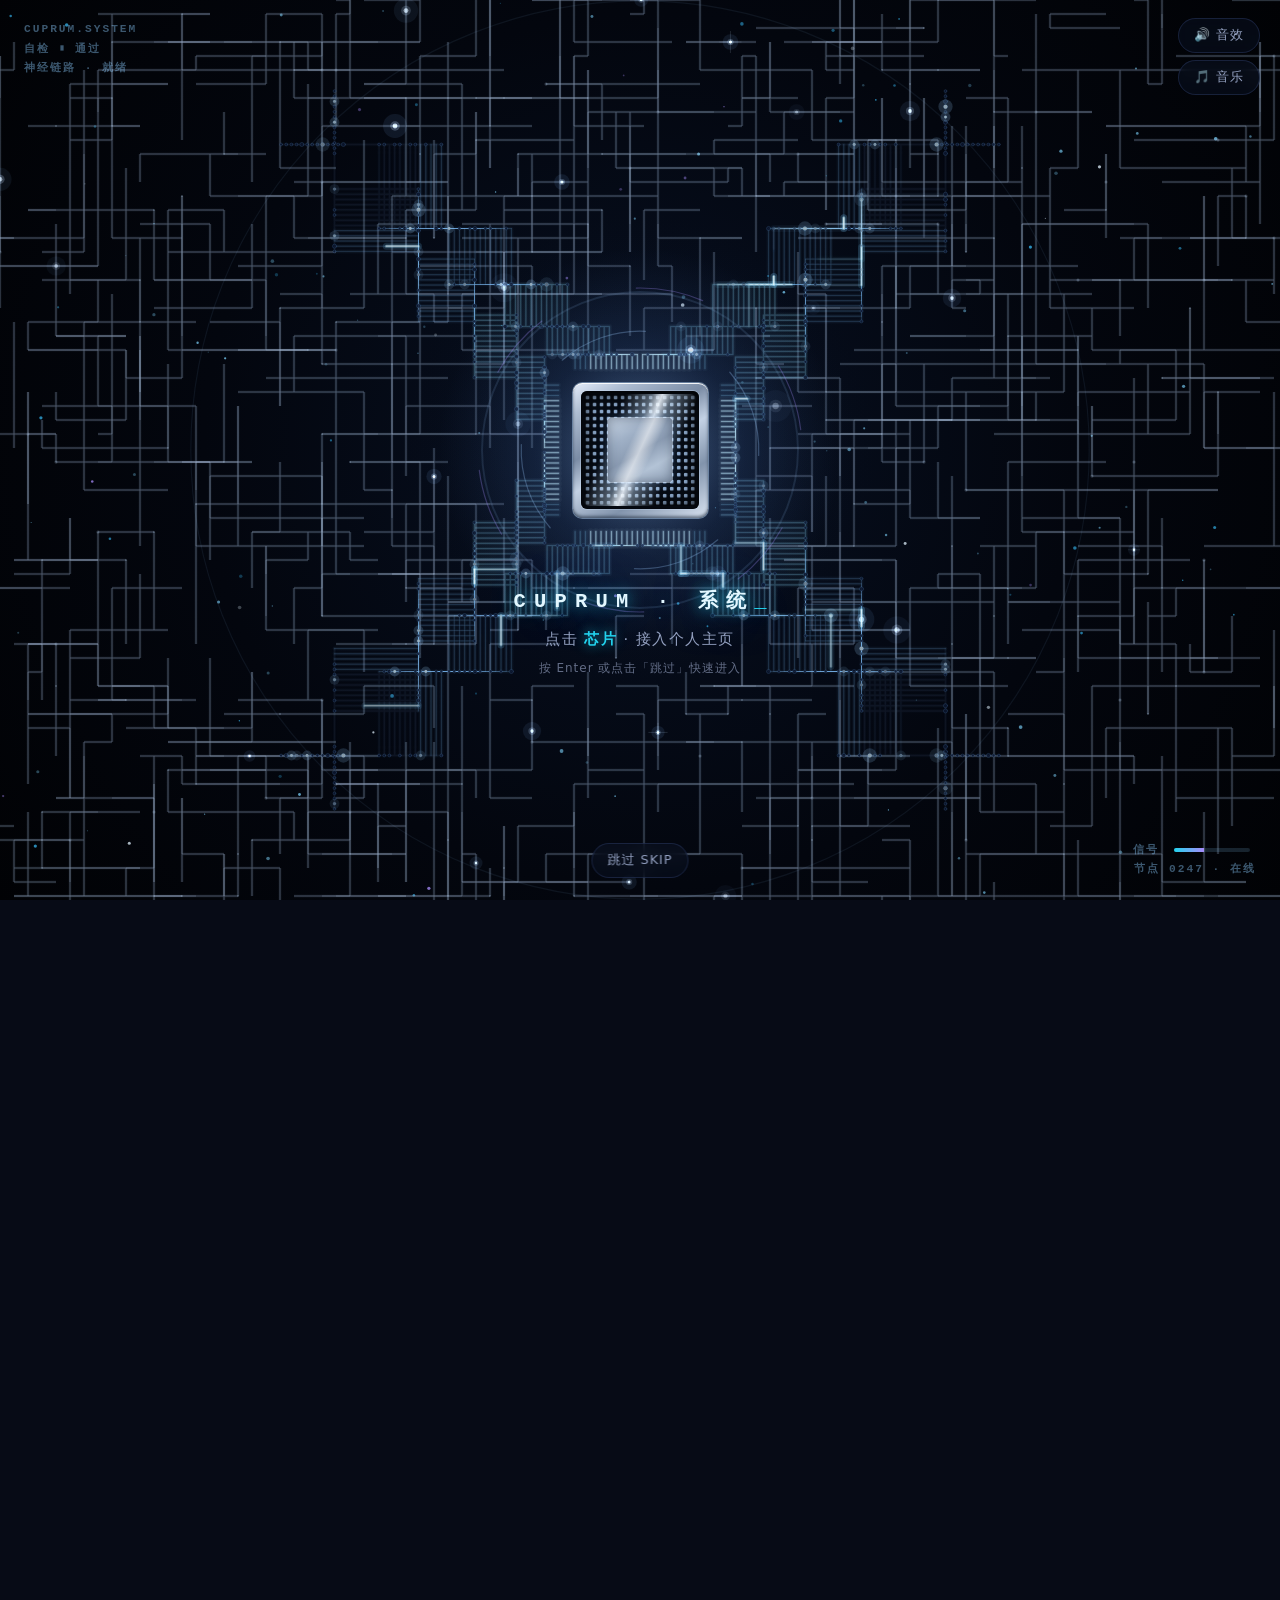
<file: index.html>
<!DOCTYPE html>
<html lang="zh-CN">
<head>
<meta charset="UTF-8" />
<meta name="viewport" content="width=device-width, initial-scale=1.0" />
<title>王童 · Cuprum | 个人主页</title>
<meta id="meta-desc" name="description" content="王童 (Cuprum) 的个人主页：关于、爱好、项目、经历与数字分身聊天。" />
<style>
/* ============ 基础与变量 ============ */
:root{
  --bg:#070b16;--bg-2:#0b1122;
  --card:rgba(18,26,48,.55);--card-border:rgba(120,150,255,.16);
  --cyan:#22d3ee;--violet:#a78bfa;--blue:#3b82f6;
  --text:#e7ecf8;--muted:#93a0c0;--line:rgba(120,150,255,.12);
  --shadow-cyan:0 0 24px rgba(34,211,238,.35);--radius:18px;--maxw:1080px;
  --accent:var(--cyan);
}
*{margin:0;padding:0;box-sizing:border-box}
html{scroll-behavior:smooth;scroll-padding-top:76px}
@media(max-width:820px){html{scroll-padding-top:104px}}
@media(max-width:480px){html{scroll-padding-top:130px}}
body{
  font-family:"Segoe UI","PingFang SC","Microsoft YaHei",system-ui,-apple-system,sans-serif;
  background:var(--bg);color:var(--text);line-height:1.7;overflow-x:hidden;
}
a{color:inherit;text-decoration:none}
img{max-width:100%;display:block}
button{font-family:inherit;cursor:pointer}
.container{max-width:var(--maxw);margin:0 auto;padding:0 24px}
body::before{
  content:"";position:fixed;inset:0;z-index:-2;
  background:
    radial-gradient(60% 50% at 15% 10%, color-mix(in srgb,var(--cyan) 15%,transparent), transparent 60%),
    radial-gradient(55% 45% at 85% 20%, color-mix(in srgb,var(--violet) 16%,transparent), transparent 60%),
    radial-gradient(50% 60% at 70% 90%, color-mix(in srgb,var(--blue) 13%,transparent), transparent 60%),var(--bg);
}
body::after{
  content:"";position:fixed;inset:0;z-index:-1;opacity:.5;pointer-events:none;
  background-image:
    linear-gradient(rgba(120,150,255,.05) 1px,transparent 1px),
    linear-gradient(90deg,rgba(120,150,255,.05) 1px,transparent 1px);
  background-size:44px 44px;
  mask-image:radial-gradient(ellipse at center,#000 55%,transparent 100%);
}
canvas#stars{position:fixed;inset:0;z-index:-1;pointer-events:none}
canvas#dna{position:fixed;inset:0;z-index:-1;pointer-events:none;opacity:0;transition:opacity 1.8s ease}
canvas#trail{position:fixed;inset:0;z-index:45;pointer-events:none}
canvas#fx{position:fixed;inset:0;z-index:60;pointer-events:none}

/* ============ 导航 + 语言切换 ============ */
header.topbar{position:fixed;top:0;left:0;right:0;z-index:50;backdrop-filter:blur(14px);-webkit-backdrop-filter:blur(14px);background:rgba(7,11,22,.7);border-bottom:1px solid var(--line)}
.nav{display:flex;align-items:center;justify-content:space-between;height:64px;gap:12px}
.nav-tools{display:flex;align-items:center;gap:8px}
.nav-links{display:flex;align-items:center;gap:2px}
.nav-links a{padding:8px 10px;border-radius:10px;font-size:.88rem;color:var(--muted);transition:.25s;white-space:nowrap}
.nav-links a:hover{color:var(--text);background:rgba(120,150,255,.08)}
.nav-links a.active{color:var(--cyan)}

/* 语言切换下拉 */
.lang-drop{position:relative}
.lang-btn{display:flex;align-items:center;gap:6px;padding:8px 12px;border-radius:10px;font-size:.9rem;color:var(--muted);background:rgba(120,150,255,.05);border:1px solid var(--card-border);transition:.25s}
.lang-btn:hover{color:var(--text);border-color:var(--cyan)}
/* 按钮内图标 / 下拉箭头：不随文字撑大，视觉与文字齐平 */
.lang-btn .btn-ico,#bgm-ico{display:block;font-size:.94em;line-height:1;flex:0 0 auto}
.lang-btn .caret{display:block;font-size:.7em;line-height:1;opacity:.8;flex:0 0 auto}
/* 数字分身入口：并入导航，排在「联系」之后（文字框尺寸与普通导航项一致） */
.nav-links a.nav-chat{display:inline-flex;align-items:center;justify-content:center;gap:5px;color:var(--cyan);cursor:pointer;text-decoration:none}
.nav-links a.nav-chat:hover{color:var(--text)}
.nav-chat .btn-ico{display:flex;align-items:center;justify-content:center}
.nav-chat .paw-ico{width:1.1em;height:1.1em;display:block}

/* ====== 侧边导引栏（≥1200px 显示）====== */
/* 侧边导引栏：胶囊容器 + 光边 */
.side-nav{position:fixed;right:20px;top:50%;transform:translateY(-50%);z-index:66;display:none;flex-direction:column;align-items:center;gap:14px;padding:16px 12px;border-radius:999px;border:1px solid rgba(120,200,255,.32);background:linear-gradient(180deg,rgba(12,22,40,.78),rgba(7,12,24,.6));backdrop-filter:blur(12px);-webkit-backdrop-filter:blur(12px);box-shadow:0 0 0 1px rgba(120,200,255,.10),0 0 26px rgba(90,170,255,.22),inset 0 0 20px rgba(90,170,255,.07)}
.side-dot{position:relative;display:flex;align-items:center;justify-content:center;width:22px;height:22px;text-decoration:none;color:var(--muted);font-size:.78rem;line-height:1;transition:color .25s}
.side-dot span{position:absolute;right:calc(100% + 14px);top:50%;padding:4px 10px;border-radius:999px;border:1px solid rgba(120,200,255,.3);background:rgba(7,11,22,.86);backdrop-filter:blur(8px);-webkit-backdrop-filter:blur(8px);white-space:nowrap;box-shadow:0 0 14px rgba(90,170,255,.2);opacity:0;transform:translateY(-50%) translateX(8px);transition:opacity .25s,transform .25s;pointer-events:none}
.side-dot i{width:11px;height:11px;flex:0 0 auto;border-radius:50%;border:1px solid var(--card-border);background:rgba(255,255,255,.07);transition:transform .25s,background .25s,border-color .25s,box-shadow .25s}
.side-dot:hover span,.side-dot:focus-visible span{opacity:1;transform:translateY(-50%) translateX(0)}
.side-dot:hover{color:var(--text)}
.side-dot:hover i{border-color:var(--cyan);box-shadow:0 0 10px rgba(120,200,255,.6)}
.side-dot.active{color:var(--text)}
.side-dot.active i{background:var(--cyan);border-color:var(--cyan);transform:scale(1.7);box-shadow:0 0 0 6px rgba(120,200,255,.18),0 0 18px rgba(120,200,255,.95),0 0 34px rgba(90,170,255,.55)}
@media(min-width:1200px){.side-nav{display:flex}}
/* 平板（821–1199px）：沿用居中的竖排样式，同样显示 */
@media(max-width:1199px){.side-nav{display:flex}}
/* 手机（≤820px）：改用紧凑版，停靠在顶部栏下方的右侧，避开右下角「回到顶部 / 反馈」按钮群 */
@media(max-width:820px){
  .side-nav{right:8px;top:112px;transform:none;gap:9px;padding:11px 8px}
  .side-dot{width:20px;height:20px}
  .side-dot i{width:9px;height:9px}
  .side-dot span{right:calc(100% + 10px);padding:3px 9px;font-size:.72rem}
}
@media(max-width:480px){
  .side-nav{right:6px;top:138px;gap:8px;padding:10px 7px}
  .side-dot{width:19px;height:19px}
}
/* 横屏 / 矮屏：改到左侧竖向居中，彻底避开右下角按钮群 */
@media(max-width:820px) and (max-height:560px){
  .side-nav{left:8px;right:auto;top:calc(50% + 30px);transform:translateY(-50%)}
}

/* ====== 回到顶部（位于反馈箱按钮上方）====== */
.to-top{position:fixed;right:24px;bottom:136px;z-index:69;width:56px;height:56px;border-radius:50%;display:grid;place-items:center;cursor:pointer;color:var(--text);background:linear-gradient(180deg,rgba(14,26,46,.92),rgba(7,12,24,.84));border:2px solid rgba(120,200,255,.5);backdrop-filter:blur(10px);-webkit-backdrop-filter:blur(10px);opacity:0;visibility:hidden;transform:translateY(10px);box-shadow:0 0 0 1px rgba(120,200,255,.16),0 0 20px rgba(90,170,255,.35),inset 0 0 14px rgba(90,170,255,.10);transition:opacity .3s,transform .3s,visibility .3s,border-color .25s,color .25s,box-shadow .25s}
.to-top.show{opacity:1;visibility:visible;transform:none;animation:ttPulse 2.6s ease-in-out infinite}
@keyframes ttPulse{0%,100%{box-shadow:0 0 0 1px rgba(120,200,255,.16),0 0 20px rgba(90,170,255,.35),inset 0 0 14px rgba(90,170,255,.10)}50%{box-shadow:0 0 0 1px rgba(120,200,255,.3),0 0 30px rgba(120,200,255,.7),inset 0 0 18px rgba(120,200,255,.18)}}
.to-top .tt-arrow{width:19px;height:19px;border-left:4px solid currentColor;border-top:4px solid currentColor;border-radius:2px;transform:rotate(45deg) translate(3px,3px)}
.to-top:hover{border-color:var(--cyan);color:var(--cyan);transform:translateY(-2px);box-shadow:0 0 0 1px rgba(120,200,255,.34),0 0 34px rgba(120,200,255,.7),inset 0 0 18px rgba(120,200,255,.18)}
@media(prefers-reduced-motion:reduce){.to-top.show{animation:none}}
#bgm-btn{cursor:pointer}
#bgm-btn.off{opacity:.55}
#bgm-btn.off #bgm-ico{filter:grayscale(1)}
.lang-menu{position:absolute;top:calc(100% + 8px);left:0;right:auto;width:220px;max-height:380px;overflow:auto;background:rgba(10,16,32,.98);border:1px solid var(--card-border);border-radius:14px;box-shadow:0 18px 50px rgba(0,0,0,.4);padding:8px;opacity:0;visibility:hidden;transform:translateY(-8px);transition:.25s;z-index:60}
.lang-menu.open{opacity:1;visibility:visible;transform:none}
.lang-menu button{display:flex;align-items:center;justify-content:space-between;width:100%;text-align:left;background:none;border:none;color:var(--muted);padding:9px 12px;border-radius:8px;font-size:.9rem;transition:.2s}
.lang-menu button:hover{background:rgba(120,150,255,.08);color:var(--text)}
.lang-menu button.on{color:var(--cyan)}
.lang-menu button .ck{visibility:hidden}
.lang-menu button.on .ck{visibility:visible}
/* ---- 手机 / 窄屏：顶部栏改为两行，功能按钮与「关于…联系」导航都完整显示 ----
   第一行：色系 / 音乐 / 语言（贴左侧）；第二行：关于 · 技能 · 项目 · 经历 · 联系 */
@media(max-width:820px){
  .container{padding:0 16px}
  .nav{height:auto;min-height:56px;flex-wrap:wrap;align-items:center;
       padding-top:7px;padding-bottom:7px;row-gap:5px}
  .nav-tools{flex:0 1 auto;min-width:0;flex-wrap:wrap;justify-content:flex-start;
             gap:6px;row-gap:5px}
  /* 功能按钮整体收紧：文字与图标同步变小，避免图标喧宾夺主 */
  .lang-btn{padding:6px 9px;font-size:.76rem;gap:4px;line-height:1.15}
  .lang-btn .caret{font-size:.62em;line-height:1;opacity:.8}
  /* 第二行：锚点导航平均铺满整行，绝不裁切 */
  .nav-links{flex:1 1 100%;justify-content:space-between;gap:2px;
             margin-top:5px;padding-top:6px;border-top:1px solid var(--line)}
  .nav-links a{flex:1 1 0;min-width:0;text-align:center;font-size:.78rem;
               padding:7px 2px;white-space:nowrap}
  .nav-links a span.hide-sm{display:none}
}
/* 窄屏：数字分身入口与其它导航项同排，隐藏猫爪图标以放下文字 */
@media(max-width:480px){
  .nav-links a.nav-chat .btn-ico{display:none}
}
/* 超窄屏再收一档，保证英文等较长文案也放得下 */
@media(max-width:420px){
  .lang-btn{padding:5px 8px;font-size:.72rem}
  .nav-links a{font-size:.74rem;padding:7px 1px}
}

/* ============ Hero ============ */
.hero{min-height:100vh;display:grid;grid-template-columns:minmax(0,max-content) minmax(0,1fr);column-gap:clamp(32px,4.5vw,72px);align-items:stretch;padding:120px max(24px,calc((100vw - 1240px)/2 + 24px)) 56px;position:relative;text-align:left}
.hero-inner{display:flex;flex-direction:column;align-items:center;max-width:min(90vw,460px);padding:10px 0 0;margin:0;text-align:center;height:100%}
.hero-about{display:flex;flex-direction:column;justify-content:space-between;min-width:0;padding-top:0;scroll-margin-top:96px}
.hero-about .section-head{text-align:center;margin:0}
.hero-about .section-head h2{margin-top:6px;font-size:clamp(1.6rem,2.6vw,2rem)}
.hero-about .section-head p{margin:8px auto 0;max-width:none;margin-inline:auto;font-size:.95rem}
.hero-about .about-grid{gap:10px;margin-top:18px}
.hero-about .about-text{font-size:1rem;line-height:1.85;padding:22px 24px}
.hero-about .about-text p{margin-bottom:12px}
.hero-about .about-text p:last-child{margin-bottom:0}
.hero-about .about-meta{gap:10px}
.hero-about .about-meta .meta-item:last-child{grid-column:1/-1}
.hero-about .meta-item{padding:12px 14px;gap:10px}
.hero-about .meta-item .ico{font-size:1.05rem}
.hero-about .meta-item .k{font-size:.68rem}
.hero-about .meta-item .v{font-size:.88rem;line-height:1.4}
/* ============ 个人签名（替代头像）：玻璃质感 + 科技感 + 激光流动 ============ */
.sig{
  position:relative;display:inline-flex;align-items:center;justify-content:center;
  border-radius:16px;overflow:hidden;isolation:isolate;
  background:
    linear-gradient(135deg,rgba(255,255,255,.15),rgba(255,255,255,.03) 46%,color-mix(in srgb,var(--cyan) 10%,transparent)),
    color-mix(in srgb,var(--cyan) 8%,rgba(11,17,32,.5));
  border:1px solid color-mix(in srgb,var(--cyan) 36%,rgba(255,255,255,.12));
  box-shadow:
    inset 0 1px 0 rgba(255,255,255,.38),
    inset 0 -20px 32px -24px color-mix(in srgb,var(--cyan) 60%,transparent),
    0 10px 30px rgba(2,8,22,.55),
    0 0 26px color-mix(in srgb,var(--cyan) 20%,transparent);
  backdrop-filter:blur(14px) saturate(160%);
  -webkit-backdrop-filter:blur(14px) saturate(160%);
  animation:sigBreathe 5.4s ease-in-out infinite;
}
/* 玻璃内的细网格（科技感底纹） */
.sig::before{
  content:"";position:absolute;inset:0;pointer-events:none;opacity:.55;
  background-image:
    linear-gradient(color-mix(in srgb,var(--cyan) 14%,transparent) 1px,transparent 1px),
    linear-gradient(90deg,color-mix(in srgb,var(--cyan) 14%,transparent) 1px,transparent 1px);
  background-size:14px 14px;
  -webkit-mask-image:radial-gradient(120% 95% at 50% 50%,#000 32%,transparent 80%);
  mask-image:radial-gradient(120% 95% at 50% 50%,#000 32%,transparent 80%);
}
/* 四角科技切角 */
.sig::after{
  content:"";position:absolute;inset:5px;border-radius:10px;pointer-events:none;
  background:
    linear-gradient(color-mix(in srgb,var(--cyan) 82%,transparent),color-mix(in srgb,var(--cyan) 82%,transparent)) 0 0/14px 1px no-repeat,
    linear-gradient(color-mix(in srgb,var(--cyan) 82%,transparent),color-mix(in srgb,var(--cyan) 82%,transparent)) 0 0/1px 14px no-repeat,
    linear-gradient(color-mix(in srgb,var(--cyan) 82%,transparent),color-mix(in srgb,var(--cyan) 82%,transparent)) 100% 0/14px 1px no-repeat,
    linear-gradient(color-mix(in srgb,var(--cyan) 82%,transparent),color-mix(in srgb,var(--cyan) 82%,transparent)) 100% 0/1px 14px no-repeat,
    linear-gradient(color-mix(in srgb,var(--cyan) 82%,transparent),color-mix(in srgb,var(--cyan) 82%,transparent)) 0 100%/14px 1px no-repeat,
    linear-gradient(color-mix(in srgb,var(--cyan) 82%,transparent),color-mix(in srgb,var(--cyan) 82%,transparent)) 0 100%/1px 14px no-repeat,
    linear-gradient(color-mix(in srgb,var(--cyan) 82%,transparent),color-mix(in srgb,var(--cyan) 82%,transparent)) 100% 100%/14px 1px no-repeat,
    linear-gradient(color-mix(in srgb,var(--cyan) 82%,transparent),color-mix(in srgb,var(--cyan) 82%,transparent)) 100% 100%/1px 14px no-repeat;
}
.sig-txt{
  position:relative;z-index:2;display:inline-flex;align-items:center;white-space:nowrap;
  font-family:ui-monospace,"Cascadia Mono",Consolas,"SFMono-Regular",monospace;
  font-weight:700;letter-spacing:.14em;
  background:linear-gradient(180deg,#ffffff 0%,color-mix(in srgb,var(--cyan) 22%,#ffffff) 34%,var(--cyan) 62%,var(--violet) 100%);
  -webkit-background-clip:text;background-clip:text;-webkit-text-fill-color:transparent;
  filter:drop-shadow(0 0 10px color-mix(in srgb,var(--cyan) 55%,transparent));
}
.sig-txt i{
  font-style:normal;margin:0 .30em;opacity:.8;
  -webkit-text-fill-color:var(--cyan);filter:drop-shadow(0 0 8px color-mix(in srgb,var(--cyan) 85%,transparent));
}
/* 激光流动：一道青蓝主光 + 一道紫色副光（副光压在字上） */
.sig-laser{
  position:absolute;top:-45%;bottom:-45%;left:0;width:36%;z-index:1;pointer-events:none;
  background:linear-gradient(100deg,transparent,color-mix(in srgb,var(--cyan) 8%,transparent) 28%,color-mix(in srgb,var(--cyan) 55%,transparent) 50%,color-mix(in srgb,var(--cyan) 12%,transparent) 72%,transparent);
  filter:blur(5px);mix-blend-mode:screen;
  transform:translateX(-180%) skewX(-18deg);
  animation:sigLaser 3.8s cubic-bezier(.45,.05,.55,.95) infinite;
}
.sig-laser.v2{
  width:20%;z-index:3;filter:blur(8px);mix-blend-mode:screen;
  background:linear-gradient(100deg,transparent,color-mix(in srgb,var(--violet) 55%,transparent) 50%,transparent);
  animation-duration:5.6s;animation-delay:1.15s;
}
@keyframes sigLaser{
  0%{transform:translateX(-180%) skewX(-18deg)}
  58%{transform:translateX(330%) skewX(-18deg)}
  100%{transform:translateX(330%) skewX(-18deg)}
}
@keyframes sigBreathe{
  50%{box-shadow:
    inset 0 1px 0 rgba(255,255,255,.38),
    inset 0 -20px 32px -24px color-mix(in srgb,var(--cyan) 60%,transparent),
    0 10px 30px rgba(2,8,22,.55),
    0 0 40px color-mix(in srgb,var(--cyan) 34%,transparent)}
}
/* 大号（首屏头像位） */
.sig.lg{display:flex;width:max-content;max-width:min(90vw,460px);margin:0 auto 24px;padding:22px 36px;border-radius:20px}
.sig.lg .sig-txt{font-size:clamp(1.5rem,4.2vw,2.35rem)}
/* 英文签名更长，自动收一号保证单行不出框 */
html[lang="en"] .sig.lg .sig-txt{font-size:clamp(1.05rem,3.05vw,1.8rem);letter-spacing:.1em}
/* 小号（聊天头部，猫爪简笔画头像） */
.sig.sm{width:42px;height:42px;padding:0;border-radius:13px;flex:0 0 auto}
.sig.sm .sig-txt{font-size:.8rem;letter-spacing:.12em}
.sig.sm .paw-ico{position:relative;z-index:2;width:24px;height:24px;display:block;color:color-mix(in srgb,var(--cyan) 72%,#fff);filter:drop-shadow(0 0 8px color-mix(in srgb,var(--cyan) 45%,transparent))}
.sig.sm::after{inset:4px;border-radius:9px}
/* 迷你号（对话气泡旁） */
.sig.xs{width:44px;height:34px;padding:0;border-radius:10px;flex:0 0 auto}
.sig.xs .sig-txt{font-size:.72rem;letter-spacing:.06em}
.sig.xs::after{inset:3px;border-radius:7px}
.hero .badge{display:inline-flex;align-items:center;gap:8px;margin:6px auto 18px;padding:7px 16px;border-radius:999px;font-size:.85rem;color:var(--muted);border:1px solid var(--card-border);background:var(--card)}
.hero .badge::before{content:"";width:8px;height:8px;border-radius:50%;background:var(--cyan);box-shadow:0 0 10px var(--cyan);animation:pulse 1.8s infinite}
@keyframes pulse{50%{opacity:.35}}
.hero h1{font-size:clamp(2.2rem,6vw,3.6rem);font-weight:800;line-height:1.15;margin-bottom:6px;background:linear-gradient(120deg,#fff 30%,var(--cyan) 60%,var(--violet));-webkit-background-clip:text;background-clip:text;-webkit-text-fill-color:transparent}
.hero .aka{color:var(--muted);font-size:1.05rem;margin-bottom:12px}
.hero .aka b{color:var(--violet)}
.hero .tagline{color:var(--muted);font-size:1.1rem;margin-bottom:12px}
.type-wrap{font-size:1.22rem;color:var(--cyan);font-family:ui-monospace,Consolas,monospace;min-height:1.8em;margin-bottom:26px;display:flex;align-items:center;justify-content:center}
.type-line{display:inline-block;white-space:nowrap}
.type-wrap .cursor{display:inline-block;width:2px;height:1.1em;background:var(--cyan);vertical-align:-.15em;margin-left:3px;animation:blink 1s steps(1) infinite}
@keyframes blink{50%{opacity:0}}
.btn-row{display:flex;gap:14px;justify-content:center;flex-wrap:wrap}
.btn{padding:12px 26px;border-radius:999px;font-weight:600;font-size:.98rem;border:1px solid transparent;transition:.25s;display:inline-block}
.btn-primary{color:#04121a;background:linear-gradient(120deg,var(--cyan),var(--blue));box-shadow:0 8px 24px rgba(34,211,238,.25)}
.btn-primary:hover{transform:translateY(-2px);box-shadow:0 12px 32px rgba(34,211,238,.4)}
.btn-ghost{color:var(--text);border-color:var(--card-border);background:var(--card)}
.btn-ghost:hover{border-color:var(--cyan);color:var(--cyan)}
.scroll-hint{position:static;width:max-content;color:var(--muted);font-size:.8rem;display:flex;flex-direction:column;align-items:center;gap:8px;margin:clamp(48px,14vh,160px) auto 0}
.scroll-hint .mouse{width:24px;height:38px;border:2px solid var(--card-border);border-radius:14px;position:relative}
.scroll-hint .mouse::after{content:"";position:absolute;top:7px;left:50%;transform:translateX(-50%);width:4px;height:8px;border-radius:4px;background:var(--cyan);animation:wheel 1.6s infinite}
@keyframes wheel{0%{transform:translate(-50%,0);opacity:1}100%{transform:translate(-50%,14px);opacity:0}}

/* ============ 段落通用 ============ */
section{padding:92px 0}
.section-head{text-align:center;margin-bottom:52px}
.kicker{color:var(--cyan);font-size:.9rem;letter-spacing:3px;text-transform:uppercase;font-weight:600}
.section-head h2{font-size:clamp(1.8rem,4vw,2.5rem);font-weight:800;margin-top:10px}
.section-head p{color:var(--muted);margin-top:12px;max-width:640px;margin-inline:auto}
.section-head .sec-hint{color:color-mix(in srgb,var(--cyan) 78%,#fff);font-size:.8rem;letter-spacing:.05em;margin-top:16px;opacity:.92}
.section-head .gallery-updating{color:color-mix(in srgb,var(--cyan) 66%,var(--muted));margin-top:16px}
.card{background:var(--card);border:1px solid var(--card-border);border-radius:var(--radius);backdrop-filter:blur(12px);-webkit-backdrop-filter:blur(12px);padding:26px;position:relative;overflow:hidden;
  transition:transform .38s cubic-bezier(.22,.61,.36,1),border-color .34s ease,box-shadow .34s ease}
.reveal{opacity:0;transform:translateY(34px);transition:opacity .7s ease,transform .38s cubic-bezier(.22,.61,.36,1)}
.reveal.in{opacity:1;transform:none}
/* == 悬停特效：鼠标触碰模块 → 整体轻微膨胀，内部图标再放大一点 ==
   用 @media(hover:hover) 包裹，触屏设备不会出现“粘住”的悬停状态 */
@media(hover:hover){
  .card:hover,.card.reveal.in:hover,.meta-item:hover,.trait:hover{transform:translateY(-3px) scale(1.028);z-index:2;
    border-color:color-mix(in srgb,var(--cyan) 42%,var(--card-border));
    box-shadow:0 18px 44px rgba(0,0,0,.36),0 0 0 1px color-mix(in srgb,var(--cyan) 18%,transparent)}
  .card:hover .ico{transform:scale(1.09);
    border-color:color-mix(in srgb,var(--cyan) 40%,var(--card-border));
    background:color-mix(in srgb,var(--cyan) 12%,transparent)}
  .meta-item:hover .ico{transform:scale(1.12);color:var(--cyan)}
  .trait:hover .ico{transform:scale(1.12)}
}

/* == About == */
.about-grid{display:grid;grid-template-columns:repeat(2,1fr);gap:22px}
.about-text{grid-column:1/-1;font-size:1.05rem;color:#cdd6ec}
.about-text p{margin-bottom:12px}
.about-text p:last-child{margin-bottom:0}
.about-text b{color:var(--cyan)}
.about-meta{display:grid;grid-template-columns:repeat(2,1fr);gap:14px;grid-column:1/-1}
.meta-item{display:flex;gap:12px;align-items:flex-start;padding:16px;border-radius:14px;border:1px solid var(--card-border);background:var(--card);position:relative;
  transition:transform .38s cubic-bezier(.22,.61,.36,1),border-color .34s ease,box-shadow .34s ease}
.meta-item .ico{font-size:1.3rem;line-height:1;color:var(--violet);transition:transform .38s cubic-bezier(.22,.61,.36,1),color .3s ease}
.meta-item .k{font-size:.76rem;color:var(--muted);text-transform:uppercase;letter-spacing:1px}
.meta-item .v{font-weight:600}

/* == Skills（爱好）：每行 4 个 · 上锁毛玻璃 → 点击解锁 == */
.skills-grid{display:grid;grid-template-columns:repeat(4,minmax(0,1fr));gap:16px}
.skill-card{text-align:center;padding:22px 16px;border-radius:16px;isolation:isolate}
.skill-body{display:block;transition:filter .55s ease,opacity .55s ease,transform .55s cubic-bezier(.22,.61,.36,1)}
.skill-card .ico{width:50px;height:50px;margin:0 auto 12px;border-radius:14px;display:flex;align-items:center;justify-content:center;font-size:1.5rem;background:rgba(120,150,255,.08);border:1px solid var(--card-border);
  transition:transform .38s cubic-bezier(.22,.61,.36,1),border-color .34s ease,background .34s ease}
.skill-card h3{font-size:.98rem;margin-bottom:5px;color:var(--cyan)}
.skill-card p{color:var(--muted);font-size:.82rem;line-height:1.6;display:-webkit-box;-webkit-line-clamp:2;-webkit-box-orient:vertical;overflow:hidden}
a.skill-card{display:block;color:inherit;text-decoration:none;cursor:pointer}
.skill-card .skill-more{display:inline-flex;align-items:center;gap:6px;margin-top:10px;font-size:.72rem;letter-spacing:.06em;color:var(--cyan);opacity:.7;transition:opacity .25s,transform .25s}
.skill-card .skill-more i{font-style:normal;transition:transform .25s}
.skill-card:hover .skill-more,.skill-card:focus-visible .skill-more{opacity:1;transform:translateX(2px)}
.skill-card:hover .skill-more i,.skill-card:focus-visible .skill-more i{transform:translateX(3px)}
.skill-card:focus-visible{outline:2px solid var(--cyan);outline-offset:4px}

/* —— 上锁外观：内容虚化 + 毛玻璃罩 + 锁头 —— */
.skill-card.is-locked{cursor:pointer;border-color:color-mix(in srgb,var(--cyan) 24%,var(--card-border))}
.skill-card.is-locked .skill-body{filter:blur(7px) saturate(.5);opacity:.4;transform:scale(.97);user-select:none;pointer-events:none}
.skill-lock{position:absolute;inset:0;z-index:2;overflow:hidden;display:flex;flex-direction:column;align-items:center;justify-content:center;gap:10px;border-radius:inherit;
  background:linear-gradient(145deg,rgba(255,255,255,.14),rgba(255,255,255,.035) 46%,color-mix(in srgb,var(--cyan) 13%,transparent));
  -webkit-backdrop-filter:blur(8px) saturate(150%);backdrop-filter:blur(8px) saturate(150%);
  border:1px solid rgba(255,255,255,.15);
  box-shadow:inset 0 1px 0 rgba(255,255,255,.3),inset 0 -22px 44px color-mix(in srgb,var(--cyan) 9%,transparent);
  transition:opacity .48s ease,transform .48s cubic-bezier(.22,.61,.36,1),backdrop-filter .48s ease,background .3s ease}
.skill-lock::before{content:"";position:absolute;inset:0;border-radius:inherit;pointer-events:none;
  background:linear-gradient(115deg,transparent 32%,rgba(255,255,255,.18) 47%,transparent 64%);
  transform:translateX(-130%);animation:lockSheen 4.6s ease-in-out infinite}
@keyframes lockSheen{0%,70%{transform:translateX(-130%)}86%,100%{transform:translateX(130%)}}
.lock-anim{position:relative;display:grid;place-items:center;width:54px;height:54px;color:color-mix(in srgb,var(--cyan) 70%,#fff);
  filter:drop-shadow(0 0 12px color-mix(in srgb,var(--cyan) 45%,transparent))}
.lock-anim::before{content:"";position:absolute;inset:4px;border-radius:50%;border:1px solid color-mix(in srgb,var(--cyan) 38%,transparent);animation:lockPulse 2.8s ease-out infinite}
.lock-anim svg{width:36px;height:42px;overflow:visible}
.lock-shackle{transform-origin:31px 24px;transition:transform .5s cubic-bezier(.34,1.4,.64,1)}
.lock-body,.lock-key,.lock-keyhole{transition:opacity .4s ease}
.lock-hint{font-size:.74rem;letter-spacing:.16em;color:color-mix(in srgb,var(--cyan) 62%,#fff);opacity:.92;transition:opacity .3s ease,letter-spacing .3s ease}
@keyframes lockPulse{0%{transform:scale(.7);opacity:.7}72%,100%{transform:scale(1.45);opacity:0}}
@media(hover:hover){
  .skill-card.is-locked:hover .skill-lock{background:linear-gradient(145deg,rgba(255,255,255,.2),rgba(255,255,255,.06) 46%,color-mix(in srgb,var(--cyan) 20%,transparent))}
  .skill-card.is-locked:hover .lock-hint{color:#fff;opacity:1;letter-spacing:.2em}
}

/* —— 开锁：锁环弹开 → 白光扫过 → 毛玻璃散开、内容显现 —— */
.skill-card.unlocking{animation:unlockBounce .7s cubic-bezier(.22,.61,.36,1)}
@keyframes unlockBounce{0%{transform:translateY(0) scale(1)}22%{transform:translateY(-3px) scale(1.05)}55%{transform:translateY(-1px) scale(1.02)}100%{transform:translateY(0) scale(1.015)}}
.skill-card.unlocking .lock-shackle{animation:shackleOpen .7s cubic-bezier(.34,1.5,.64,1) forwards}
@keyframes shackleOpen{0%{transform:translateY(0) rotate(0)}45%{transform:translateY(-5px) rotate(-24deg)}100%{transform:translateY(-7px) rotate(-38deg)}}
.skill-card.unlocking .lock-hint{opacity:0;letter-spacing:.3em}
.skill-card.unlocking .skill-lock{transform:scale(1.03);
  box-shadow:0 0 0 1px color-mix(in srgb,var(--cyan) 55%,transparent),0 0 38px color-mix(in srgb,var(--cyan) 35%,transparent),inset 0 0 42px rgba(255,255,255,.18)}
.skill-card.unlocking::after{content:"";position:absolute;inset:0;z-index:3;border-radius:inherit;pointer-events:none;opacity:0;
  background:radial-gradient(circle at 50% 42%,rgba(255,255,255,.78),color-mix(in srgb,var(--cyan) 55%,transparent) 32%,transparent 68%);
  animation:unlockFlash .6s ease-out .24s forwards}
@keyframes unlockFlash{0%{opacity:0;transform:scale(.5)}28%{opacity:.85}100%{opacity:0;transform:scale(1.4)}}
.skill-card.is-unlocked .skill-body{filter:none;opacity:1;transform:none}
.skill-card.is-unlocked .lock-shackle{transform:translateY(-7px) rotate(-38deg)}
.skill-card.is-unlocked .skill-lock{opacity:0;transform:scale(1.1);-webkit-backdrop-filter:blur(0);backdrop-filter:blur(0);pointer-events:none}
@media(max-width:900px){.skills-grid{grid-template-columns:repeat(2,minmax(0,1fr));gap:14px}}
@media(max-width:520px){
  .skills-grid{gap:12px}
  .skill-card{padding:18px 12px;border-radius:14px}
  .skill-card .ico{width:44px;height:44px;margin-bottom:10px;font-size:1.3rem}
  .skill-card h3{font-size:.92rem}
  .skill-card p{font-size:.77rem}
  .lock-anim{width:46px;height:46px}
  .lock-anim svg{width:30px;height:36px}
  .lock-hint{font-size:.68rem;letter-spacing:.12em}
}

/* == 技能画廊（点击技能卡片进入）== */
.gallery-view{position:fixed;inset:0;z-index:800;overflow-y:auto;overflow-x:hidden;
  background:
    radial-gradient(1200px 700px at 82% -12%,color-mix(in srgb,var(--cyan) 13%,transparent),transparent 60%),
    radial-gradient(900px 620px at -12% 112%,color-mix(in srgb,var(--violet) 15%,transparent),transparent 60%),
    linear-gradient(180deg,var(--bg),var(--bg-2))}
.gallery-view[hidden]{display:none}
body.gallery-open{overflow:hidden}
.gallery-bar{position:sticky;top:0;z-index:5;display:flex;align-items:center;gap:14px;
  padding:13px clamp(16px,4vw,40px);backdrop-filter:blur(14px);-webkit-backdrop-filter:blur(14px);
  background:color-mix(in srgb,var(--bg) 80%,transparent);border-bottom:1px solid var(--line)}
.gallery-back{display:inline-flex;align-items:center;gap:8px;padding:9px 16px;border-radius:999px;font:inherit;font-size:.86rem;
  border:1px solid var(--card-border);background:rgba(120,150,255,.08);color:var(--text);cursor:pointer;transition:.25s}
.gallery-back:hover,.gallery-back:focus-visible{border-color:var(--cyan);color:var(--cyan);outline:none}
.gallery-crumb{font:600 .72rem/1.4 ui-monospace,Consolas,monospace;letter-spacing:.18em;text-transform:uppercase;color:var(--muted);
  overflow:hidden;text-overflow:ellipsis;white-space:nowrap}
.gallery-nav{margin-left:auto;display:flex;align-items:center;gap:8px;flex:0 0 auto}
.gallery-nav button{width:36px;height:36px;border-radius:50%;font:inherit;font-size:1.1rem;line-height:1;color:var(--text);
  border:1px solid var(--card-border);background:rgba(120,150,255,.08);cursor:pointer;transition:.25s}
.gallery-nav button:hover:not([disabled]),.gallery-nav button:focus-visible:not([disabled]){border-color:var(--cyan);color:var(--cyan);outline:none}
.gallery-nav button[disabled]{opacity:.32;cursor:not-allowed}
.gallery-count{min-width:52px;text-align:center;font:600 .78rem/1 ui-monospace,Consolas,monospace;color:var(--muted)}
.gallery-inner{max-width:1080px;margin:0 auto;padding:clamp(28px,5vw,56px) clamp(16px,4vw,40px) 90px}
.gallery-head{display:flex;align-items:center;gap:20px}
.gallery-ico{flex:0 0 auto;width:76px;height:76px;border-radius:20px;display:flex;align-items:center;justify-content:center;
  font-size:2.4rem;background:rgba(120,150,255,.08);border:1px solid var(--card-border)}
.gallery-kicker{margin:0 0 6px;font:600 .72rem/1.6 ui-monospace,Consolas,monospace;letter-spacing:.22em;text-transform:uppercase;color:var(--cyan)}
.gallery-title{margin:0;font-size:clamp(1.6rem,4.6vw,2.4rem);line-height:1.2}
.gallery-sub{margin:8px 0 0;color:var(--muted);font-size:.95rem;line-height:1.7;max-width:58ch}
.gallery-updating{margin:12px 0 0;display:inline-flex;align-items:center;gap:8px;font:600 .76rem/1.6 ui-monospace,Consolas,monospace;letter-spacing:.14em;color:color-mix(in srgb,var(--cyan) 66%,var(--muted))}
.gallery-updating[hidden]{display:none}
.gallery-updating::before{content:"";flex:0 0 auto;width:6px;height:6px;border-radius:50%;background:var(--cyan);box-shadow:0 0 0 0 color-mix(in srgb,var(--cyan) 42%,transparent);animation:galleryDot 2.2s ease-out infinite}
@keyframes galleryDot{0%{box-shadow:0 0 0 0 color-mix(in srgb,var(--cyan) 42%,transparent)}70%,100%{box-shadow:0 0 0 7px transparent}}
@media(prefers-reduced-motion:reduce){.gallery-updating::before{animation:none}}
.gallery-sec{padding:0;margin-top:clamp(30px,5vw,48px)}
.gallery-h2{display:flex;align-items:center;gap:12px;margin:0 0 18px;font-size:1rem;letter-spacing:.05em;color:var(--cyan)}
.gallery-h2::after{content:"";flex:1;height:1px;background:linear-gradient(90deg,var(--card-border),transparent)}
/* 瀑布流：按图片原始比例完整展示（不裁切），高低错落但整体整齐 */
.gallery-grid{columns:3;column-gap:14px}
/* group layout: split by orientation; equal width inside a block, original aspect ratio kept (never cropped) */
.gallery-grid.gallery-split{columns:auto;display:flex;flex-direction:column;gap:14px}
.gallery-block{display:grid;gap:14px;align-items:start}
.gallery-block.cols-4{grid-template-columns:repeat(4,1fr)}
.gallery-block.cols-3{grid-template-columns:repeat(3,1fr)}
.gallery-block.cols-2{grid-template-columns:repeat(2,1fr)}
.gallery-block.cols-1{grid-template-columns:1fr}
.gallery-split .gallery-tile{margin:0}
.gallery-tile{margin:0 0 14px;break-inside:avoid;-webkit-column-break-inside:avoid;border-radius:16px;overflow:hidden;
  border:1px solid var(--card-border);background:rgba(120,150,255,.06)}
.gallery-tile img{width:100%;height:auto;display:block}
.gallery-tile figcaption{padding:9px 12px;font-size:.8rem;color:var(--muted);border-top:1px solid var(--card-border)}
.gallery-empty{column-span:all;display:flex;align-items:center;justify-content:center;min-height:150px;padding:26px;
  border:1px dashed var(--card-border);border-radius:16px;color:var(--muted);font-size:.9rem;text-align:center}
.gallery-prose{color:color-mix(in srgb,var(--cyan) 52%,var(--text));font-size:.98rem;line-height:1.85}
.gallery-prose p{margin:0 0 14px}
.gallery-prose h3{margin:22px 0 8px;font-size:1.02rem;color:var(--cyan)}
.gallery-prose h3:first-child{margin-top:0}
/* 关键词标签：胶囊样式，配色绑定 --cyan → 随主题变化 */
.gallery-tags{display:flex;flex-wrap:wrap;gap:8px;margin-top:16px}
.gallery-tags span{font-size:.76rem;padding:4px 11px;border-radius:999px;color:color-mix(in srgb,var(--cyan) 62%,#fff);border:1px solid color-mix(in srgb,var(--cyan) 38%,transparent);background:color-mix(in srgb,var(--cyan) 8%,transparent)}
@media(max-width:920px){.gallery-grid{columns:2}.gallery-block.cols-4{grid-template-columns:repeat(3,1fr)}.gallery-block.cols-3{grid-template-columns:repeat(2,1fr)}}
@media(max-width:600px){
  .gallery-grid{columns:1}
  .gallery-block.cols-4{grid-template-columns:repeat(2,1fr)}
  .gallery-block.cols-3{grid-template-columns:1fr}
  .gallery-block.cols-2{grid-template-columns:1fr}
  .gallery-head{flex-direction:column;align-items:flex-start;gap:14px}
  .gallery-ico{width:62px;height:62px;border-radius:16px;font-size:2rem}
  .gallery-crumb{display:none}
}
@media(prefers-reduced-motion:reduce){.gallery-back,.gallery-nav button,.skill-card .skill-more,.skill-card .skill-more i,
  .card,.meta-item,.trait,.skill-card .ico,.meta-item .ico,.trait .ico{transition:none}
  .card:hover,.card.reveal.in:hover,.meta-item:hover,.trait:hover{transform:none}
  .card:hover .ico,.meta-item:hover .ico,.trait:hover .ico{transform:none}
  .skill-lock::before,.lock-anim::before{animation:none}
  .skill-card.unlocking{animation:none}
  .skill-card.unlocking::after{animation:none;opacity:0}
  .lock-shackle{transition:none}
  .skill-lock,.skill-body,.lock-hint{transition:none}}

/* == Projects == */
.projects-grid{display:grid;grid-template-columns:repeat(2,1fr);gap:22px}
.project-card h3{font-size:1.12rem;margin-bottom:6px;display:flex;align-items:center;justify-content:space-between;gap:10px}
.project-card h3 .tag{font-size:.72rem;font-weight:600;color:var(--violet);border:1px solid rgba(167,139,250,.4);padding:2px 10px;border-radius:999px;white-space:nowrap}
.project-card p{color:var(--muted);font-size:.95rem;margin-bottom:14px}
.project-card .tech{display:flex;flex-wrap:wrap;gap:8px;margin-bottom:16px}
.project-card .tech span{font-size:.78rem;color:var(--cyan);font-family:ui-monospace,Consolas,monospace;padding:4px 9px;background:rgba(34,211,238,.08);border-radius:8px}
.project-card .links{display:flex;gap:14px;font-size:.9rem}
.project-card .links a{color:var(--blue);font-weight:600}
.project-card .links a:hover{color:var(--cyan)}
.empty-tip{color:var(--muted);text-align:center;font-size:.9rem;grid-column:1/-1;padding:20px}

/* == Timeline（横向时间轴：时间在轴上方，学校在轴下方；优先一行，放不下自动折行）== */
.timeline{position:relative;display:grid;grid-template-columns:repeat(5,minmax(0,1fr));max-width:var(--maxw);margin:0 auto;padding:6px 0 0}
.t-item{position:relative;display:flex;flex-direction:column;align-items:center;text-align:center;padding:0 14px 18px}
.t-item::before{content:"";position:absolute;top:42px;left:50%;right:-50%;height:2px;background:color-mix(in srgb,var(--cyan) 58%,transparent)}
.t-item:last-child::before{display:none}
.t-item::after{content:"";position:absolute;top:37px;left:50%;transform:translateX(-50%);width:10px;height:10px;border-radius:50%;background:var(--bg);border:2px solid var(--cyan);box-shadow:0 0 12px rgba(34,211,238,.6);z-index:2}
.t-item .time{position:relative;z-index:2;margin:0 0 22px;font:600 .74rem/20px ui-monospace,Consolas,monospace;letter-spacing:.06em;color:var(--muted)}
.t-item .role{position:relative;z-index:2;margin-top:22px;font-size:.95rem;font-weight:700;line-height:1.45}
.t-item .co{margin-top:4px;color:var(--cyan);font-weight:600;font-size:.8rem}
.timeline .empty-tip{grid-column:1/-1;padding-left:0}
/* 激光流动：一道光点带短尾，沿横线从左向右扫过 */
@keyframes tlLaserSweep{0%{background-position:100% 0}72%{background-position:0% 0}100%{background-position:0% 0}}
@media(min-width:981px){
  .timeline::before,.timeline::after{
    content:"";position:absolute;left:10%;right:10%;top:48px;height:2px;border-radius:2px; /* 48 = 段落内 42 + .timeline 的 6px padding-top */
    pointer-events:none;z-index:1;background-repeat:no-repeat;background-size:300% 100%;
    background-image:linear-gradient(90deg,transparent 44.6%,rgba(34,211,238,.10) 48.2%,rgba(34,211,238,.55) 50.4%,rgba(103,232,249,.9) 51.6%,#eafcff 52.3%,rgba(34,211,238,.6) 52.9%,transparent 53.6%);
    animation:tlLaserSweep 5.2s cubic-bezier(.45,.05,.55,.95) infinite;
  }
  .timeline::after{top:44px;height:10px;filter:blur(6px);opacity:.9}
}
@media(prefers-reduced-motion:reduce){.timeline::before,.timeline::after{animation:none;opacity:0}}
@media(max-width:980px) and (min-width:601px){
  .t-item::before{
    background-color:color-mix(in srgb,var(--cyan) 52%,transparent);
    background-image:linear-gradient(90deg,transparent 40%,rgba(34,211,238,.14) 46%,rgba(103,232,249,.85) 50%,#eafcff 51.2%,rgba(34,211,238,.45) 52.6%,transparent 58%);
    background-repeat:no-repeat;background-size:300% 100%;
    animation:tlLaserSweep 3.4s cubic-bezier(.45,.05,.55,.95) infinite;
  }
  .t-item:nth-child(3n+2)::before{animation-delay:.5s}
  .t-item:nth-child(3n)::before{animation-delay:1s}
}
@media(max-width:980px){
  .timeline{grid-template-columns:repeat(3,minmax(0,1fr))}
  .t-item:nth-child(3n)::before{display:none}
  .hero{grid-template-columns:1fr;row-gap:40px;min-height:0;padding:104px 24px 64px}
  .hero-inner{height:auto;padding-top:0}
  .hero-about{justify-content:flex-start;padding-top:0}
  .hero-about .section-head{text-align:center;margin:0 0 22px}
  .hero-about .section-head p{margin-inline:auto}
  .scroll-hint{margin-top:clamp(44px,11vh,110px)}
}
@media(max-width:600px){
  .timeline{grid-template-columns:repeat(2,minmax(0,1fr))}
  .t-item:nth-child(3n)::before{display:block}
  .t-item:nth-child(2n)::before{display:none}
  .t-item::before{
    background-color:color-mix(in srgb,var(--cyan) 52%,transparent);
    background-image:linear-gradient(90deg,transparent 38%,rgba(34,211,238,.14) 45%,rgba(103,232,249,.85) 50%,#eafcff 51.5%,rgba(34,211,238,.45) 53%,transparent 60%);
    background-repeat:no-repeat;background-size:300% 100%;
    animation:tlLaserSweep 3.2s cubic-bezier(.45,.05,.55,.95) infinite;
  }
  .t-item:last-child{grid-column:1/-1}
  .t-item:last-child::before{display:block;left:auto;right:50%;width:56px;background-color:transparent;background-image:linear-gradient(270deg,color-mix(in srgb,var(--cyan) 50%,transparent),transparent);background-size:100% 100%;animation:none}
}

/* == Contact == */
.contact-card{max-width:680px;margin:0 auto;text-align:center;padding:44px 32px}
.contact-card h3{font-size:1.5rem;margin-bottom:10px}
.contact-card>p{color:var(--muted);margin-bottom:24px}
.contact-links{display:grid;grid-template-columns:1fr 1fr;gap:12px;text-align:left}
.contact-links a{display:flex;align-items:center;gap:10px;font-size:.95rem;color:var(--text);padding:13px 16px;border-radius:12px;border:1px solid var(--card-border);background:var(--card);transition:.25s;min-width:0}
.contact-links a:hover{border-color:var(--cyan);transform:translateY(-2px)}
.contact-links .ico{font-size:1.15rem;flex-shrink:0}
.contact-links .txt{min-width:0;overflow:hidden;text-overflow:ellipsis;white-space:nowrap}
.contact-links .lab{font-size:.7rem;color:var(--muted);text-transform:uppercase;letter-spacing:1px}

/* == 项目 + 联系：左右两栏（联系为右侧栏，文字框同步收窄） == */
.pc-row{display:grid;grid-template-columns:minmax(0,1fr) minmax(320px,380px);gap:44px;align-items:start;
  padding-top:92px;padding-bottom:92px}
.pc-row>section{padding:0;min-width:0}
.pc-contact .section-head{text-align:center;margin-bottom:24px}
.pc-row .section-head h2{font-size:clamp(1.5rem,2.6vw,1.8rem)}
.pc-contact .section-head p{margin:8px auto 0;max-width:none;font-size:.9rem}
.pc-contact .contact-card{max-width:none;margin:0;padding:26px 22px;text-align:center}
.pc-contact .contact-card h3{font-size:1.22rem}
.pc-contact .contact-card>p{font-size:.88rem;line-height:1.7;margin-bottom:18px}
.pc-contact .contact-links{grid-template-columns:1fr;gap:10px}
.pc-contact .contact-links a{padding:11px 12px;font-size:.88rem;gap:9px;text-align:left}
.pc-contact .contact-links .lab{font-size:.66rem;letter-spacing:.8px}
@media(max-width:1100px){
  .pc-row{grid-template-columns:minmax(0,1fr) 320px;gap:30px}
}
/* 901–1199px：右侧有固定悬浮导引条，预留安全距离，避免压住联系卡片 */
@media(min-width:901px) and (max-width:1199px){
  .pc-row{padding-right:84px}
}
@media(max-width:900px){
  .pc-row{grid-template-columns:1fr;gap:0;padding-top:66px;padding-bottom:66px}
  .pc-contact{margin-top:64px}
  .pc-contact .section-head{text-align:center;margin-bottom:32px}
  .pc-contact .section-head p{margin-inline:auto}
  .pc-contact .contact-card{max-width:680px;margin:0 auto;padding:36px 28px;text-align:center}
  .pc-contact .contact-links{grid-template-columns:1fr 1fr}
}
@media(max-width:700px){
  .pc-contact .contact-links{grid-template-columns:1fr}
}

/* == Chat == */
.chat-wrap{max-width:720px;margin:0 auto}
.chat-box{background:var(--card);border:1px solid var(--card-border);border-radius:20px;backdrop-filter:blur(12px);-webkit-backdrop-filter:blur(12px);overflow:hidden;display:flex;flex-direction:column;height:620px}
.chat-head{display:flex;align-items:center;gap:14px;padding:16px 20px;border-bottom:1px solid var(--line)}
.chat-head .sig.sm{align-self:center}
.chat-head .who{flex:1}
.chat-head .who .n{font-weight:700}
.chat-head .who .s{font-size:.78rem;color:var(--muted)}
.chat-head .dot{width:8px;height:8px;border-radius:50%;background:#34d399;box-shadow:0 0 8px #34d399;animation:pulse 2s infinite}
.chat-head .st{display:flex;align-items:center;gap:6px;font-size:.75rem;color:var(--muted)}
.chat-body{flex:1;overflow-y:auto;padding:20px;display:flex;flex-direction:column;gap:14px}
.msg{display:flex;gap:10px;max-width:88%}
.msg .bubble{background:rgba(120,150,255,.08);border:1px solid var(--card-border);padding:12px 16px;border-radius:16px;font-size:.95rem;line-height:1.65}
.msg.user{align-self:flex-end;flex-direction:row-reverse}
.msg.user .bubble{background:linear-gradient(120deg,rgba(34,211,238,.2),rgba(59,130,246,.18));border-color:rgba(34,211,238,.3)}
.msg .mini-ava{flex-shrink:0}
.msg .mini-ava.inv{visibility:hidden;width:44px;height:34px}
.msg .bubble .who{font-size:.72rem;color:var(--violet);margin-bottom:3px;font-weight:700}
.msg.typing .bubble{display:flex;gap:6px;align-items:center;padding:14px 18px}
.msg.typing .dot{width:7px;height:7px;border-radius:50%;background:var(--muted);animation:tp 1.2s infinite}
.msg.typing .dot:nth-child(2){animation-delay:.2s}
.msg.typing .dot:nth-child(3){animation-delay:.4s}
@keyframes tp{0%,60%,100%{transform:translateY(0);opacity:.4}30%{transform:translateY(-5px);opacity:1}}
/* 模型流式输出（打字机） */
.msg.streaming .bubble .ai-text{white-space:pre-wrap;word-break:break-word}
.msg.streaming .bubble .ai-caret{display:inline-block;width:.5em;height:1.05em;margin-left:2px;vertical-align:-.18em;background:var(--cyan);border-radius:1px;animation:aiBlink 1s steps(2,start) infinite}
@keyframes aiBlink{0%,50%{opacity:1}50.01%,100%{opacity:0}}
@media (prefers-reduced-motion: reduce){.msg.streaming .bubble .ai-caret{animation:none;opacity:.6}}
.quick-bar{border-top:1px solid var(--line);padding:10px 14px;display:flex;flex-wrap:wrap;gap:8px}
.quick-bar .q{font-size:.8rem;padding:6px 13px;border-radius:999px;border:1px solid var(--card-border);color:var(--muted);background:transparent;transition:.2s}
.quick-bar .q:hover{border-color:var(--cyan);color:var(--cyan)}
.chat-input{display:flex;gap:10px;padding:12px 14px;border-top:1px solid var(--line);align-items:center}
.chat-input input{flex:1;background:rgba(120,150,255,.06);border:1px solid var(--card-border);border-radius:999px;padding:11px 18px;color:var(--text);font-size:.95rem;outline:none;transition:.25s}
.chat-input input:focus{border-color:var(--cyan);box-shadow:0 0 0 3px rgba(34,211,238,.12)}
.chat-input .send{width:44px;height:44px;border-radius:50%;border:none;background:linear-gradient(120deg,var(--cyan),var(--blue));color:#04121a;font-size:1.1rem;flex-shrink:0;transition:.25s}
.chat-input .send:hover{transform:scale(1.06)}
.clear-btns{display:flex;gap:8px;margin-top:12px;justify-content:center}
.clear-btns .ghost{font-size:.8rem;padding:7px 14px;border-radius:10px;border:1px solid var(--card-border);color:var(--muted);background:transparent}
.clear-btns .ghost:hover{color:var(--text);border-color:var(--cyan)}

/* == Footer == */
footer{padding:36px 0;border-top:1px solid var(--line);text-align:center;color:var(--muted);font-size:.85rem}
footer .heart{color:var(--violet)}
/* 页脚小入口：© 版权行 + 「关于本站 · 更新记录」 */
footer #foot-line{display:flex;flex-wrap:wrap;align-items:center;justify-content:center;gap:6px 10px}
footer .foot-sep{opacity:.35}
footer .foot-dot{opacity:.55}
footer .foot-link{background:none;border:0;padding:0;color:var(--muted);font:inherit;font-size:inherit;cursor:pointer;border-bottom:1px solid transparent;transition:color .22s,border-color .22s}
footer .foot-link:hover,footer .foot-link:focus-visible{color:var(--cyan);border-bottom-color:currentColor;outline:none}

/* == 页脚弹窗：关于本站 / 更新记录 == */
.doc-dialog{margin:auto;width:min(92vw,620px);max-height:min(88dvh,780px);padding:0;border:0;border-radius:24px;overflow:visible;color:#fff;background:transparent}
.doc-dialog::backdrop{background:rgba(2,5,16,.72);backdrop-filter:blur(8px);-webkit-backdrop-filter:blur(8px)}
.doc-dialog:not([open]){display:none}
.doc-card{position:relative;width:100%;max-height:min(88dvh,780px);overflow-y:auto;padding:30px;border-radius:24px;
  border:1px solid color-mix(in srgb,var(--cyan) 26%,transparent);
  background:radial-gradient(460px 260px at 100% 0%,color-mix(in srgb,var(--cyan) 16%,transparent),transparent 65%),
    linear-gradient(100deg,color-mix(in srgb,var(--blue) 10%,#01020c) 8%,color-mix(in srgb,var(--blue) 42%,#020524) 70%,color-mix(in srgb,var(--cyan) 40%,var(--blue)) 99%);
  box-shadow:0 48px 110px rgba(0,0,0,.55),inset 0 1px 0 rgba(255,255,255,.12)}
.doc-x{position:absolute;top:16px;right:16px;z-index:3;width:34px;height:34px;border-radius:50%;border:1px solid rgba(255,255,255,.22);color:#fff;background:rgba(255,255,255,.08);font-size:1.35rem;line-height:1;cursor:pointer;transition:transform .2s,background .2s}
.doc-x:hover,.doc-x:focus-visible{transform:rotate(90deg);background:rgba(255,255,255,.18);outline:none}
.doc-head{position:relative;padding-right:40px;padding-bottom:18px;border-bottom:1px solid rgba(255,255,255,.14)}
.doc-kicker{margin:0 0 7px;font:600 .72rem/1.75 ui-monospace,Consolas,monospace;letter-spacing:.24em;color:color-mix(in srgb,var(--cyan) 58%,#fff);text-transform:uppercase}
.doc-title{margin:0;font-size:clamp(1.3rem,4.4vw,1.75rem);line-height:1.2}
.doc-sub{margin-top:10px;color:rgba(255,255,255,.72);font-size:.86rem;line-height:1.7}
.doc-body{position:relative;z-index:1;padding-top:20px;font-size:.92rem;line-height:1.78;color:#e8eefc}
.doc-body p{margin:0 0 12px}
.doc-body p:last-child{margin-bottom:0}
.doc-tags{display:flex;flex-wrap:wrap;gap:8px;margin-top:16px}
.doc-tags span{font-size:.76rem;padding:4px 11px;border-radius:999px;color:color-mix(in srgb,var(--cyan) 62%,#fff);border:1px solid color-mix(in srgb,var(--cyan) 38%,transparent);background:color-mix(in srgb,var(--cyan) 8%,transparent)}
/* 更新记录：里程碑时间线 */
.doc-log{list-style:none;margin:0;padding:0 0 0 20px;display:flex;flex-direction:column;gap:16px;position:relative}
.doc-log::before{content:"";position:absolute;left:5px;top:6px;bottom:6px;width:2px;background:linear-gradient(var(--cyan),var(--violet));opacity:.6}
.doc-log li{position:relative}
.doc-log li::before{content:"";position:absolute;left:-19px;top:6px;width:10px;height:10px;border-radius:50%;background:#040817;border:2px solid var(--cyan);box-shadow:0 0 10px color-mix(in srgb,var(--cyan) 60%,transparent)}
.doc-log .d{font:600 .74rem/1.6 ui-monospace,Consolas,monospace;color:color-mix(in srgb,var(--cyan) 72%,#fff);letter-spacing:.06em}
.doc-log .h{font-weight:700;margin:1px 0 3px}
.doc-log .p{color:rgba(255,255,255,.72);font-size:.88rem}
/* 更新记录：按周分组的版本标题 + 版本徽标 */
.doc-wk + .doc-wk{margin-top:24px}
.doc-wk__head{display:flex;align-items:baseline;gap:10px;flex-wrap:wrap;margin:0 0 14px;padding-bottom:8px;border-bottom:1px dashed rgba(255,255,255,.16)}
.doc-wk__head .wk-v{font:800 1.02rem/1 ui-monospace,Consolas,monospace;letter-spacing:.06em;color:#fff;text-shadow:0 0 14px color-mix(in srgb,var(--cyan) 55%,transparent)}
.doc-wk__head .wk-r{font:600 .72rem/1.6 ui-monospace,Consolas,monospace;color:rgba(255,255,255,.55);letter-spacing:.04em}
.doc-log .d{display:flex;align-items:center;gap:8px;flex-wrap:wrap}
.doc-log .d .v{font:700 .68rem/1.6 ui-monospace,Consolas,monospace;padding:1px 7px;border-radius:6px;color:#040817;background:linear-gradient(120deg,var(--cyan),var(--violet));letter-spacing:.04em}
@media(max-width:600px){.doc-card{padding:24px 18px;border-radius:20px}}
@media(prefers-reduced-motion:reduce){.doc-x{transition:none}}

@media(max-width:820px){
  section{padding:66px 0}
  /* 顶部栏在窄屏为两行，首屏相应下移，避免内容被固定导航压住 */
  .hero{padding:104px 24px 40px}
  .hero-inner{padding:0}
  .scroll-hint{margin-top:clamp(44px,11vh,110px)}
  .about-grid,.skills-grid,.projects-grid{gap:16px}
  .about-meta{grid-template-columns:1fr 1fr}
  .contact-links{grid-template-columns:1fr}
  /* 窄屏邮箱过长：允许换行完整显示，避免被卡片裁掉（配合 a 的 min-width:0） */
  .contact-links .txt{white-space:normal;overflow-wrap:anywhere}
  .chat-box{height:560px}
}

/* ============================================================
   反馈箱：复刻 https://puyuesun.github.io/spy-personal-homepage/ 的意见反馈箱
   · 入口：右下角悬浮按钮，手工复刻的 HUD 圆环徽标（数据环自转、立方体漂浮、斜环绕中心自转），hover 浮出「意见反馈」
   · 弹窗：原生 <dialog>，单字段留言（设备类型由浏览器自动识别、只读展示），只把 message 提交到 Supabase 的 feedback 表
   · 参考站的克莱因蓝三档配色，这里换算成本页主题变量 --cyan/--violet/--blue，
     切换赤霞 / 薄荷 / 樱粉等色系时整套反馈箱自动跟随
   ============================================================ */
.fb-fab,.fb-dialog{
  --fb-mono:ui-monospace,Consolas,"Courier New",monospace;
  --fb-deep:color-mix(in srgb,var(--blue) 30%,#00102e);          /* ≈ 参考站 #001a5e */
  --fb-mid:color-mix(in srgb,var(--blue) 78%,#00102e);           /* ≈ 参考站 #002fa7 */
  --fb-bright:color-mix(in srgb,var(--cyan) 42%,var(--blue));    /* ≈ 参考站 #2f6bff */
  --fb-base:color-mix(in srgb,var(--blue) 9%,#01020c);           /* ≈ 参考站 #020024 */
  --fb-card:color-mix(in srgb,var(--blue) 40%,#020524);          /* ≈ 参考站 #090979 */
  --fb-glow:var(--cyan);                                         /* ≈ 参考站 #35d6ff */
}
/* 徽标：手工复刻的 HUD 圆环徽标（外环数据加载光、中心立方体漂浮、斜环绕中心自转）
   全部由路径/渐变画出，不依赖任何位图；动效为 CSS keyframes，prefers-reduced-motion 下全部静止 */
.fb-fab{
  --hud-ink-0:#081029;--hud-ink:#101c3f;--hud-ink-2:#152449;
  --hud-line:color-mix(in srgb,var(--blue) 28%,#414c85);
  --hud-line-dim:color-mix(in srgb,var(--blue) 20%,#2b3468);
  --hud-tick:color-mix(in srgb,var(--cyan) 20%,#8fb0ea);
  --hud-block:color-mix(in srgb,var(--blue) 52%,#5f82d8);
  --hud-block-dim:color-mix(in srgb,var(--blue) 38%,#3a4d8c);
  --hud-cyan:color-mix(in srgb,var(--cyan) 80%,#8ef2ff);
  --hud-node:color-mix(in srgb,var(--cyan) 52%,#bff4ff);
  --hud-orbit:color-mix(in srgb,var(--cyan) 30%,#bfe9ff);
  --hud-cube-top:color-mix(in srgb,var(--blue) 34%,#74acea);
  --hud-cube-top-2:color-mix(in srgb,var(--cyan) 14%,#96cbf2);
  --hud-cube-left:color-mix(in srgb,var(--blue) 44%,#4f74b8);
  --hud-cube-left-2:color-mix(in srgb,var(--blue) 34%,#6b9ad2);
  --hud-cube-right:color-mix(in srgb,var(--cyan) 40%,#86d8ee);
  --hud-cube-right-2:color-mix(in srgb,var(--cyan) 24%,#4fa9cf);
  --hud-cube-core:color-mix(in srgb,var(--cyan) 58%,#aef2ff);
}
.fb-fab{position:fixed;right:24px;bottom:24px;z-index:70;width:100px;height:100px;
  padding:0;border:0;border-radius:50%;overflow:hidden;cursor:pointer;color:#fff;background:var(--hud-ink-0);
  box-shadow:0 18px 46px color-mix(in srgb,var(--fb-mid) 48%,transparent),0 0 0 1px color-mix(in srgb,var(--hud-line) 60%,transparent);
  transition:transform .22s ease,box-shadow .22s ease,opacity .7s}
.fb-fab:hover,.fb-fab:focus-visible{transform:translateY(-3px) scale(1.05);
  box-shadow:0 24px 58px color-mix(in srgb,var(--fb-mid) 62%,transparent),0 0 0 1px color-mix(in srgb,var(--hud-tick) 62%,transparent)}
.fb-fab:focus-visible{outline:3px solid color-mix(in srgb,var(--fb-glow) 75%,transparent);outline-offset:4px}
.fb-fab__hud{position:absolute;inset:0;display:block}
.fb-fab__label{position:absolute;z-index:2;left:50%;top:50%;transform:translate(-50%,-50%) scale(.88);
  font-size:.72rem;font-weight:800;letter-spacing:.06em;white-space:nowrap;pointer-events:none;
  color:#eaf4ff;text-shadow:0 1px 10px rgba(2,8,28,.92);opacity:0;transition:opacity .25s ease,transform .25s ease}
.fb-fab:hover .fb-fab__label,.fb-fab:focus-visible .fb-fab__label{opacity:1;transform:translate(-50%,-50%) scale(1)}
.fb-hud__svg{display:block;width:100%;height:100%}
.fb-hud__blk{fill:url(#fbHudBlkA)}
.fb-hud__blk--dim{fill:url(#fbHudBlkB)}
/* 旋转组必须用 fill-box + 隐形对称 spacer，view-box/center 在 Chromium 下会绕错圆心 */
.fb-hud__ticks,.fb-hud__dust,.fb-hud__sweep,.fb-hud__float,.fb-hud__orbitSquash{
  transform-box:fill-box;transform-origin:center;
}
.fb-hud__ticks{animation:fbHudSpin 16s linear infinite}
.fb-hud__dust{animation:fbHudSpin 30s linear infinite}
.fb-hud__sweep{animation:fbHudSpin 3.4s linear infinite}
.fb-hud__float{animation:fbHudFloat 4.6s ease-in-out infinite}
.fb-hud__orbitSquash{animation:fbHudSquash 6.4s ease-in-out infinite}
.fb-hud__orbit{animation:fbHudDash 1.2s linear infinite}
.fb-hud__node{transform-box:fill-box;transform-origin:center;animation:fbHudNode 2.6s ease-in-out infinite}
@keyframes fbHudSpin{to{transform:rotate(360deg)}}
@keyframes fbHudFloat{0%,100%{transform:translateY(-2.6px)}50%{transform:translateY(2.6px)}}
@keyframes fbHudSquash{0%,100%{transform:scaleX(1)}50%{transform:scaleX(.34)}}
@keyframes fbHudDash{to{stroke-dashoffset:-17.22}}
@keyframes fbHudNode{0%,100%{opacity:1}50%{opacity:.5}}
@media (prefers-reduced-motion:reduce){
  .fb-hud__ticks,.fb-hud__dust,.fb-hud__sweep,.fb-hud__float,.fb-hud__orbitSquash,.fb-hud__orbit,.fb-hud__node{animation:none}
}
body.booting .fb-fab{opacity:0;pointer-events:none}

.fb-dialog{margin:auto;width:min(92vw,540px);max-height:min(90dvh,720px);padding:0;border:0;
  border-radius:24px;overflow:visible;color:#fff;background:transparent}
.fb-dialog::backdrop{background:rgba(2,5,16,.72);backdrop-filter:blur(8px);-webkit-backdrop-filter:blur(8px)}
.fb-dialog:not([open]){display:none}
.fb-card{position:relative;overflow:hidden;width:100%;max-height:min(90dvh,720px);overflow-y:auto;
  padding:30px;border-radius:24px;border:1px solid color-mix(in srgb,var(--fb-bright) 28%,transparent);
  background:
    radial-gradient(420px 240px at 100% 0%,color-mix(in srgb,var(--fb-glow) 18%,transparent),transparent 65%),
    linear-gradient(100deg,var(--fb-base) 9%,var(--fb-card) 68%,var(--fb-bright) 97%);
  box-shadow:0 48px 110px rgba(0,0,0,.55),inset 0 1px 0 rgba(255,255,255,.12)}
.fb-card::before{content:"";position:absolute;width:280px;height:280px;left:-120px;bottom:-160px;
  border-radius:50%;background:color-mix(in srgb,var(--fb-glow) 16%,transparent);filter:blur(40px);pointer-events:none}
.fb-x{position:absolute;top:16px;right:16px;z-index:3;width:34px;height:34px;border-radius:50%;
  border:1px solid rgba(255,255,255,.22);color:#fff;background:rgba(255,255,255,.08);
  font-size:1.35rem;line-height:1;transition:transform .2s ease,background .2s ease}
.fb-x:hover,.fb-x:focus-visible{transform:rotate(90deg);background:rgba(255,255,255,.18)}
.fb-head{position:relative;padding-right:38px;padding-bottom:20px;border-bottom:1px solid rgba(255,255,255,.14)}
.fb-kicker{margin:0 0 7px;font-family:var(--fb-mono);font-size:.72rem;letter-spacing:.24em;
  color:color-mix(in srgb,var(--fb-glow) 58%,#fff)}
.fb-title{margin:0;font-size:clamp(1.4rem,4.6vw,1.85rem);line-height:1.15}
.fb-sub{margin-top:12px;color:rgba(255,255,255,.72);font-size:.86rem;line-height:1.7}
.fb-form{position:relative;z-index:1;padding-top:22px}
.fb-label{display:flex;align-items:baseline;gap:7px;margin-bottom:10px;font-size:.9rem;font-weight:700}
.fb-required{margin-left:auto;color:rgba(255,255,255,.48);font-size:.68rem;font-weight:500}
.fb-field{margin-bottom:16px}
.fb-input{display:block;width:100%;min-width:0;height:46px;padding:0 14px;border-radius:13px;color:#f4f8ff;
  border:1px solid rgba(255,255,255,.20);background:rgba(255,255,255,.07);outline:none;
  font:inherit;font-size:.9rem;transition:border-color .2s ease,box-shadow .2s ease,background .2s ease}
.fb-input::placeholder{color:rgba(220,232,255,.44)}
.fb-input:focus{border-color:var(--fb-glow);background:rgba(255,255,255,.10);
  box-shadow:0 0 0 3px color-mix(in srgb,var(--fb-glow) 16%,transparent)}
.fb-select{appearance:none;-webkit-appearance:none;padding-right:38px;cursor:pointer;
  background-image:linear-gradient(45deg,transparent 50%,color-mix(in srgb,var(--fb-glow) 80%,#fff) 50%),
    linear-gradient(135deg,color-mix(in srgb,var(--fb-glow) 80%,#fff) 50%,transparent 50%);
  background-position:calc(100% - 20px) 20px,calc(100% - 15px) 20px;
  background-size:5px 5px,5px 5px;background-repeat:no-repeat}
.fb-select option{color:#0a1130;background:#eef4ff}   /* 展开的下拉项，保证浅色系统主题下也可读 */
.fb-extra{margin-top:9px}
.fb-extra[hidden]{display:none}
.fb-shell{position:relative;isolation:isolate;border-radius:20px;overflow:hidden;padding:2px;
  background:rgba(1,2,1,.72)}
.fb-shell::before{content:"";position:absolute;z-index:-2;left:50%;top:50%;width:680px;height:680px;
  transform:translate(-50%,-50%) rotate(72deg);
  background:conic-gradient(transparent 0 42%,color-mix(in srgb,var(--fb-glow) 92%,transparent) 47%,
    transparent 52%,transparent 88%,color-mix(in srgb,var(--fb-bright) 95%,transparent) 94%,transparent 100%);
  animation:fbBorderSpin 7s linear infinite}
.fb-shell__glow{position:absolute;z-index:-1;left:50%;top:50%;width:320px;height:160px;
  transform:translate(-50%,-50%);background:color-mix(in srgb,var(--fb-bright) 55%,transparent);
  filter:blur(26px);opacity:.55;pointer-events:none}
.fb-shell__main{position:relative;z-index:1;border-radius:18px;
  background:color-mix(in srgb,var(--fb-base) 94%,#000)}
.fb-shell textarea{display:block;width:100%;min-height:168px;max-height:300px;resize:vertical;border:0;
  border-radius:18px;outline:none;padding:18px;color:#f4f8ff;background:transparent;
  caret-color:var(--fb-glow);font:inherit;font-size:.95rem;line-height:1.7}
.fb-shell textarea::placeholder{color:rgba(220,232,255,.46)}
.fb-shell:focus-within{box-shadow:0 0 0 3px color-mix(in srgb,var(--fb-glow) 16%,transparent),
  0 0 34px color-mix(in srgb,var(--fb-bright) 30%,transparent)}
.fb-shell:focus-within::before{animation-duration:4s}
@keyframes fbBorderSpin{to{transform:translate(-50%,-50%) rotate(432deg)}}
.fb-meta{display:flex;justify-content:space-between;gap:12px;margin-top:9px;
  color:rgba(255,255,255,.48);font-size:.68rem}
.fb-count{font-family:var(--fb-mono)}
.fb-hint{font-size:.74rem;color:rgba(255,255,255,.5);margin-top:6px;line-height:1.55}
.fb-actions{display:flex;align-items:center;gap:12px;flex-wrap:wrap}
.fb-send{width:100%;height:50px;margin-top:16px;display:flex;align-items:center;justify-content:center;
  gap:10px;border:1px solid rgba(255,255,255,.24);border-radius:14px;color:#fff;
  background:rgba(255,255,255,.10);box-shadow:inset 0 1px 0 rgba(255,255,255,.13);
  font:inherit;font-weight:700;
  transition:background .2s ease,transform .2s ease,box-shadow .2s ease,opacity .2s ease}
.fb-send:hover:not(:disabled),.fb-send:focus-visible{background:color-mix(in srgb,var(--fb-glow) 18%,transparent);
  box-shadow:inset 0 1px 0 rgba(255,255,255,.16),0 12px 32px color-mix(in srgb,var(--fb-mid) 38%,transparent);
  transform:translateY(-2px)}
.fb-send:disabled{cursor:wait;opacity:.58;transform:none}
.fb-send.is-loading .fb-send__icon{animation:fbSendPulse .8s ease-in-out infinite alternate}
.fb-send__icon{font-size:1.15rem}
@keyframes fbSendPulse{to{transform:translate(3px,-3px);opacity:.45}}
.fb-ghost{padding:9px 15px;border-radius:999px;font-size:.82rem;color:rgba(255,255,255,.72);
  background:transparent;border:1px solid rgba(255,255,255,.22);transition:.22s;white-space:nowrap}
.fb-ghost:hover{color:#fff;border-color:var(--fb-glow)}
.fb-status{min-height:1.5em;margin:12px 0 0;color:rgba(255,255,255,.72);font-size:.82rem;line-height:1.6}
.fb-status.ok{color:#7dffc1}
.fb-status.err{color:#ffb4c8}
.fb-status .mono{font:600 .76rem/1.7 var(--fb-mono);opacity:.85;margin-top:4px}
.fb-status .tools{display:flex;gap:8px;flex-wrap:wrap;margin-top:10px}
.fb-sec{margin-top:20px;border-top:1px solid rgba(255,255,255,.14);padding-top:14px}
.fb-sec-head{display:flex;align-items:center;gap:8px;font-size:.84rem;color:rgba(255,255,255,.66);cursor:pointer;user-select:none}
.fb-sec-head b{color:#fff}
.fb-sec-head .n{font:700 .68rem/1 var(--fb-mono);padding:3px 7px;border-radius:999px;
  background:color-mix(in srgb,var(--fb-glow) 22%,transparent);color:#eafcff}
.fb-sec-head .arw{margin-left:auto;transition:transform .25s}
.fb-sec.closed .arw{transform:rotate(-90deg)}
.fb-sec.closed .fb-mine-body,.fb-owner.closed .fb-owner-body{display:none}
.fb-mine-body,.fb-owner-body{padding-top:11px}
.fb-list{display:flex;flex-direction:column;gap:10px}
.fb-item{border:1px solid rgba(255,255,255,.16);border-radius:14px;padding:12px 14px;background:rgba(255,255,255,.05)}
.fb-item .top{display:flex;align-items:center;gap:9px;flex-wrap:wrap;font-size:.75rem;color:rgba(255,255,255,.6)}
.fb-item .top .mono{font-family:var(--fb-mono)}
.fb-item .tag{font-size:.68rem;padding:2px 8px;border-radius:999px;color:#d6c8ff;border:1px solid color-mix(in srgb,var(--violet) 52%,transparent)}
.fb-item .tag.new{color:#d9fbff;border-color:color-mix(in srgb,var(--fb-glow) 55%,transparent)}
.fb-item .tag.warn{color:#ffe3a3;border-color:rgba(251,191,36,.5)}
.fb-local-tip{display:flex;align-items:center;gap:10px;flex-wrap:wrap;margin-bottom:10px;padding:9px 11px;border-radius:11px;
  font-size:.76rem;color:rgba(255,255,255,.72);background:rgba(251,191,36,.09);border:1px solid rgba(251,191,36,.3)}
.fb-local-tip button{margin-left:auto;flex:none}
.fb-item .txt{margin-top:7px;font-size:.9rem;color:#edf2ff;white-space:pre-wrap;word-break:break-word}
.fb-reply{margin-top:9px;padding:9px 11px;border-radius:10px;font-size:.85rem;
  background:rgba(255,255,255,.07);border-left:2px solid var(--fb-glow)}
.fb-reply .who{font-size:.7rem;font-weight:700;color:color-mix(in srgb,var(--fb-glow) 62%,#fff);margin-bottom:3px}
.fb-reply .txt{margin-top:0;font-size:.85rem}
.fb-item .ops{display:flex;gap:8px;flex-wrap:wrap;margin-top:10px}
.fb-item .ops button{font-size:.74rem;padding:5px 10px;border-radius:8px;border:1px solid rgba(255,255,255,.2);
  background:transparent;color:rgba(255,255,255,.68);transition:.2s}
.fb-item .ops button:hover{color:#fff;border-color:var(--fb-glow)}
.fb-reply-box{display:flex;gap:8px;margin-top:9px}
.fb-reply-box input{flex:1;min-width:0;font-family:inherit;font-size:.86rem;color:#fff;background:rgba(255,255,255,.08);
  border:1px solid rgba(255,255,255,.2);border-radius:10px;padding:8px 12px;outline:none}
.fb-reply-box input:focus{border-color:var(--fb-glow)}
.fb-empty{color:rgba(255,255,255,.55);font-size:.82rem;text-align:center;padding:10px 0}
.fb-owner{margin-top:20px;border-top:1px dashed rgba(255,255,255,.16);padding-top:14px}
.fb-owner .ln{display:flex;gap:8px;margin-top:9px;flex-wrap:wrap}
.fb-owner .ln input{flex:1;min-width:0;font-family:inherit;font-size:.86rem;color:#fff;background:rgba(255,255,255,.08);
  border:1px solid rgba(255,255,255,.2);border-radius:10px;padding:10px 13px;outline:none;transition:.22s}
.fb-owner .ln input:focus{border-color:var(--fb-glow)}
.fb-owner .ln input::placeholder{color:rgba(255,255,255,.42)}
#fb-owner-email{flex:1 1 168px}
#fb-token{flex:1 1 118px}
#fb-token-go{flex:0 0 auto}
.fb-who{font:600 .74rem/1.8 var(--fb-mono);color:rgba(255,255,255,.6);margin-right:auto;
  max-width:100%;overflow:hidden;text-overflow:ellipsis;white-space:nowrap}
@media(max-width:600px){
  .fb-fab{right:16px;bottom:16px;width:84px;height:84px}
  .fb-fab__label{font-size:.66rem}
  .fb-dialog{width:min(94vw,540px)}
  .fb-card{padding:24px 18px;border-radius:20px;max-height:88dvh}
  .fb-shell textarea{min-height:150px}
  .fb-meta{flex-direction:column;gap:4px}
}
@media(prefers-reduced-motion:reduce){
  .fb-shell::before,.fb-send.is-loading .fb-send__icon{animation:none}
  .fb-fab,.fb-x,.fb-send{transition:none}
}

/* ============================================================
   启动界面：科技芯片闪烁 / 发光电路蔓延 / 蓝色星光 / 科幻音效
   ============================================================ */
:root{--chip:clamp(92px,15vmin,164px)}
body.booting{overflow:hidden}
#page{transition:opacity 1.05s cubic-bezier(.22,.72,.15,1),filter 1.05s cubic-bezier(.22,.72,.15,1),transform 1.05s cubic-bezier(.22,.72,.15,1)}
body.booting #page{opacity:0;filter:blur(26px) saturate(.7);transform:scale(1.09);will-change:opacity,filter,transform}

#boot{position:fixed;inset:0;z-index:9000;overflow:hidden;
  background:radial-gradient(120% 95% at 50% 50%,#050c1a 0%,#02050b 58%,#000 100%)}
#boot-canvas{position:absolute;inset:0;display:block;width:100%;height:100%}
#boot .boot-center{position:absolute;inset:0;display:grid;place-items:center}
#boot .boot-hud{position:absolute;font:600 .7rem/1.75 ui-monospace,Consolas,monospace;letter-spacing:2px;
  color:rgba(140,205,255,.42);text-transform:uppercase;pointer-events:none;white-space:nowrap}
#boot .boot-hud.tl{top:20px;left:24px}
#boot .boot-hud.br{bottom:20px;right:24px;text-align:right}
#boot .boot-hud .bar{display:inline-block;width:76px;height:4px;margin:0 6px;vertical-align:middle;
  border-radius:3px;background:rgba(140,205,255,.16);overflow:hidden}
#boot .boot-hud .bar i{display:block;height:100%;width:40%;
  background:linear-gradient(90deg,var(--cyan),var(--violet));animation:hudBar 2.8s ease-in-out infinite}
@keyframes hudBar{0%,100%{width:32%}50%{width:92%}}

.boot-btn{position:absolute;z-index:8;padding:8px 15px;border-radius:999px;font-size:.8rem;letter-spacing:1px;
  color:var(--muted);background:rgba(10,18,34,.55);border:1px solid var(--card-border);
  backdrop-filter:blur(8px);-webkit-backdrop-filter:blur(8px);transition:.25s}
.boot-btn:hover{color:var(--cyan);border-color:var(--cyan)}
#boot-sound{top:18px;right:20px}
#boot-music{top:60px;right:20px}
#boot-skip{bottom:22px;left:50%;transform:translateX(-50%)}
audio#bgm{display:none}

#boot .boot-text{position:absolute;left:0;right:0;top:calc(50% + var(--chip)/2 + 74px);z-index:5;
  text-align:center;pointer-events:none;padding:0 18px;transition:opacity .3s}
.boot-title{font:800 clamp(.9rem,1.7vw,1.28rem)/1 ui-monospace,Consolas,monospace;letter-spacing:.4em;
  padding-left:.4em;color:#e2f7ff;text-shadow:0 0 16px rgba(34,211,238,.8),0 0 46px rgba(59,130,246,.55)}
.boot-title b{color:var(--cyan);animation:blink 1.1s steps(1) infinite}
.boot-sub{margin-top:14px;font-size:.92rem;color:var(--muted);letter-spacing:1.5px}
.boot-sub b{color:var(--cyan);text-shadow:0 0 12px rgba(34,211,238,.7)}
.boot-tip{margin-top:7px;font-size:.75rem;color:rgba(147,160,192,.66);letter-spacing:1px;transition:opacity .3s}

/* --- 芯片本体（仿参考图：银色金属框 + 青色焊球阵列 + 中央灰白晶片） --- */
.chip-wrap{position:relative;display:grid;place-items:center;width:calc(var(--chip)*2.6);height:calc(var(--chip)*2.6)}
.chip-halo{position:absolute;width:calc(var(--chip)*3.2);height:calc(var(--chip)*3.2);border-radius:50%;pointer-events:none;
  background:radial-gradient(circle,rgba(126,164,214,.40) 0%,rgba(62,96,152,.17) 34%,rgba(0,0,0,0) 66%);
  animation:haloPulse 2.8s ease-in-out infinite}
@keyframes haloPulse{0%,100%{transform:scale(.9);opacity:.6}50%{transform:scale(1.1);opacity:1}}
.chip{position:relative;width:var(--chip);height:var(--chip);padding:0;border:none;cursor:pointer;
  border-radius:calc(var(--chip)*.07);background:#080f1a;
  animation:chipBeat 2.6s ease-in-out infinite;transition:transform .25s}
.chip:hover{transform:scale(1.05)}
@keyframes chipBeat{
  0%,100%{box-shadow:0 0 0 1px rgba(170,198,232,.38),0 0 18px rgba(96,150,220,.26),0 0 52px rgba(59,110,180,.22)}
  50%{box-shadow:0 0 0 1px rgba(226,238,252,.9),0 0 32px rgba(126,176,236,.55),0 0 104px rgba(70,120,196,.46)}}

/* 金属外框：蓝灰拉丝斜面 */
.chip .rim{position:absolute;inset:0;border-radius:calc(var(--chip)*.07);
  background:linear-gradient(150deg,#e6eefb 0%,#aebdd2 15%,#7b8ca5 37%,#c3d1e4 52%,#8294ac 73%,#dae4f2 100%);
  box-shadow:inset 0 1px 0 rgba(255,255,255,.9),inset 0 -2px 3px rgba(24,36,54,.55),0 0 0 1px rgba(178,208,240,.5)}
.chip .rim::after{content:"";position:absolute;inset:6.5%;border-radius:calc(var(--chip)*.045);
  background:#060b14;box-shadow:inset 0 2px 10px rgba(0,0,0,.95),0 0 0 1px rgba(196,216,240,.34)}

/* 焊球阵列：浅蓝灰小球栅格 + 扫描高光 */
.chip .bga{position:absolute;inset:8.5%;border-radius:calc(var(--chip)*.04);overflow:hidden;background-color:#060b14;
  background-image:radial-gradient(circle,rgba(148,178,214,.95) 0 36%,rgba(148,178,214,0) 46%);
  background-size:calc(var(--chip)*.052) calc(var(--chip)*.052);
  box-shadow:inset 0 0 16px rgba(0,0,0,.85)}
.chip .bga::after{content:"";position:absolute;inset:-35%;mix-blend-mode:screen;
  background:linear-gradient(112deg,transparent 36%,rgba(196,222,248,.42) 46%,rgba(238,246,255,.9) 50%,rgba(196,222,248,.42) 54%,transparent 64%);
  animation:bgaScan 2.7s linear infinite}
@keyframes bgaScan{0%{transform:translate(-72%,-18%)}100%{transform:translate(72%,18%)}}

/* 中央晶片：蓝灰磨砂 + 高光扫过 */
.chip .die{position:absolute;inset:26%;border-radius:calc(var(--chip)*.022);overflow:hidden;
  background:linear-gradient(150deg,#c9d6e6 0%,#9fb0c6 30%,#8b9cb3 52%,#b3c3d6 74%,#95a6bc 100%);
  box-shadow:0 0 0 1px rgba(226,238,252,.5),0 0 12px rgba(96,165,250,.26),inset 0 0 12px rgba(22,34,52,.42)}
.chip .die::after{content:"";position:absolute;inset:-40%;
  background:linear-gradient(115deg,transparent 42%,rgba(255,255,255,.55) 50%,transparent 58%);
  animation:sheen 3.6s ease-in-out infinite}
@keyframes sheen{0%,100%{transform:translateX(-38%)}50%{transform:translateX(38%)}}
.chip.hit{animation:chipHit .62s ease-out both}
@keyframes chipHit{
  0%{transform:scale(1.05);box-shadow:0 0 0 2px rgba(232,242,252,.95),0 0 70px rgba(176,214,250,.95),0 0 190px rgba(70,120,196,.72)}
  100%{transform:scale(1.16);box-shadow:0 0 0 2px rgba(198,220,246,.35),0 0 40px rgba(126,176,236,.45),0 0 130px rgba(70,120,196,.35)}}

/* --- 点击瞬间：白光一闪 + 界面虚化穿梭 --- */
#boot.flash::after{content:"";position:absolute;inset:0;z-index:6;pointer-events:none;
  background:radial-gradient(circle at 50% 50%,rgba(226,250,255,.75),rgba(190,240,255,.35) 45%,rgba(200,240,255,0) 72%);
  animation:bootFlash .5s ease-out forwards}
@keyframes bootFlash{0%{opacity:1}100%{opacity:0}}
#boot.warp{animation:bootWarp 1.2s cubic-bezier(.66,.02,.88,.22) forwards}
@keyframes bootWarp{
  0%{opacity:1;transform:scale(1);filter:blur(0)}
  32%{opacity:1;transform:scale(1.1);filter:blur(0)}
  100%{opacity:0;transform:scale(2.7);filter:blur(28px)}}
#boot.warp .boot-text,#boot.warp .boot-hud,#boot.warp .boot-btn{opacity:0}

@media(max-width:820px){
  #boot .boot-hud{font-size:.6rem;letter-spacing:1.2px}
  #boot .boot-hud.br{bottom:62px}
  .boot-title{letter-spacing:.28em;padding-left:.28em}
}
@media(prefers-reduced-motion:reduce){
  #boot{display:none}
  body.booting{overflow:auto}
  body.booting #page{opacity:1;filter:none;transform:none}
  .sig,.sig-laser{animation:none}
  .sig-laser{display:none}
}
/* ---- 设备类型：自动识别的只读展示（替换原来的手选下拉） ---- */
.fb-auto{margin-left:auto;color:rgba(255,255,255,.48);font-size:.68rem;font-weight:500}
.fb-readout{margin:0}
.fb-device{display:inline-flex;align-items:center;gap:8px;height:46px;padding:0 16px;border-radius:13px;
  font-size:.92rem;font-weight:700;color:#eaf7ff;letter-spacing:.02em;
  border:1px solid color-mix(in srgb,var(--fb-glow) 42%,transparent);
  background:color-mix(in srgb,var(--fb-glow) 12%,transparent)}
.fb-device::before{content:"";width:7px;height:7px;border-radius:50%;background:var(--fb-glow);
  box-shadow:0 0 9px var(--fb-glow)}
.fb-device[data-device="tablet"]{color:#fff2d6;
  border-color:color-mix(in srgb,var(--fb-bright) 50%,transparent);
  background:color-mix(in srgb,var(--fb-bright) 16%,transparent)}
.fb-device[data-device="tablet"]::before{background:var(--fb-bright);box-shadow:0 0 9px var(--fb-bright)}
.fb-device[data-device="pc"]{color:#e6fff4;
  border-color:color-mix(in srgb,var(--fb-mid) 62%,transparent);
  background:color-mix(in srgb,var(--fb-mid) 22%,transparent)}
.fb-device[data-device="pc"]::before{background:var(--fb-mid);box-shadow:0 0 9px var(--fb-mid)}
.fb-field .fb-hint{margin-bottom:0}
</style>
</head>
<body class="booting">

<!-- 背景音乐：本地音频文件，点击芯片进入后开始播放（首次交互已存在，不受自动播放限制） -->
<audio id="bgm" src="audio/cornfield-chase.mp3" loop preload="auto" playsinline aria-hidden="true"></audio>

<!-- ====== 启动界面：科技芯片 / 发光电路 / 蓝色星光 / 科幻音效 ====== -->
<div id="boot">
  <canvas id="boot-canvas"></canvas>

  <div class="boot-hud tl" id="boot-hud-tl" data-i18n="boot.hudTL">Cuprum.System<br>SELF-CHECK ▮ OK<br>NEURAL LINK · READY</div>
  <div class="boot-hud br" id="boot-hud-br" data-i18n="boot.hudBR">SIGNAL <span class="bar"><i></i></span><br>NODE 0247 · ONLINE</div>

  <button class="boot-btn" id="boot-sound" type="button" title="音效开关" data-i18n-title="boot.soundTitle">🔊 音效</button>
  <button class="boot-btn" id="boot-music" type="button" title="背景音乐开关">🎵 音乐</button>
  <button class="boot-btn" id="boot-skip" type="button" title="跳过启动动画" data-i18n-title="boot.skipTitle">跳过 SKIP</button>

  <div class="boot-center">
    <div class="chip-wrap">
      <span class="chip-halo"></span>
      <button class="chip" id="chip" type="button" aria-label="点击芯片进入个人主页" data-i18n-aria="boot.chipAria">
        <i class="rim"></i>
        <i class="bga"></i>
        <i class="die"></i>
      </button>
    </div>
  </div>

  <div class="boot-text">
    <div class="boot-title" id="boot-title" data-i18n="boot.title">CUPRUM · SYSTEM<b>_</b></div>
    <div class="boot-sub" id="boot-sub">点击 <b>芯片</b> · 接入个人主页</div>
    <div class="boot-tip" id="boot-tip">按 Enter 或点击「跳过」快速进入</div>
  </div>
</div>
<!-- ====== 启动界面结束 ====== -->

<!-- 背景 DNA 双螺旋（独立于 #page，不受页面 filter/transform 影响定位） -->
<canvas id="dna"></canvas>

<!-- 鼠标左键点击粒子特效（同样独立于 #page，保证 fixed 定位稳定） -->
<canvas id="fx" aria-hidden="true"></canvas>

<div id="page">
<canvas id="stars"></canvas>
<canvas id="trail"></canvas>

<!-- ====== 导航 ====== -->
<header class="topbar">
  <nav class="container nav">
    <div class="nav-tools">
      <div class="lang-drop">
        <button class="lang-btn" id="theme-btn"><span class="btn-ico" aria-hidden="true">🎨</span> <span id="theme-cur">色系</span> <span class="caret" aria-hidden="true">▾</span></button>
        <div class="lang-menu" id="theme-menu"></div>
      </div>
      <button class="lang-btn" id="bgm-btn" type="button" title="背景音乐开关">
        <span id="bgm-ico" class="btn-ico">🎵</span> <span data-i18n="nav.music">音乐</span>
      </button>
      <div class="lang-drop">
        <button class="lang-btn" id="lang-btn"><span class="btn-ico" aria-hidden="true">🌐</span> <span id="lang-cur">中文</span> <span class="caret" aria-hidden="true">▾</span></button>
        <div class="lang-menu" id="lang-menu"></div>
      </div>
    </div>
    <div class="nav-links">
        <a href="#about" data-i18n="nav.about">关于</a>
        <a href="#experience" data-i18n="nav.exp">经历</a>
        <a href="#skills" data-i18n="nav.skills">爱好</a>
        <a href="#projects" data-i18n="nav.projects">项目</a>
        <a href="#contact" data-i18n="nav.contact">联系</a>
        <a class="nav-chat" id="nav-chat" href="#chat" onclick="openChat()" data-i18n-aria="nav.chatJumpAria" data-i18n-title="nav.chat"><span class="btn-ico" aria-hidden="true"><svg class="paw-ico" viewBox="0 0 24 24" fill="none" stroke="currentColor" stroke-width="1.8" stroke-linecap="round" stroke-linejoin="round"><ellipse cx="5.1" cy="10.4" rx="1.8" ry="2.4"/><ellipse cx="9.2" cy="7.1" rx="1.8" ry="2.5"/><ellipse cx="14.8" cy="7.1" rx="1.8" ry="2.5"/><ellipse cx="18.9" cy="10.4" rx="1.8" ry="2.4"/><path d="M12 13.1c2.9 0 5.3 2.1 5.3 3.9 0 1.4-1.2 2.3-2.8 2.3-.9 0-1.7-.4-2.5-.4s-1.6.4-2.5.4c-1.6 0-2.8-.9-2.8-2.3 0-1.8 2.4-3.9 5.3-3.9Z"/></svg></span><span class="nav-chat-txt" data-i18n="nav.chatJump">数字分身</span></a>
    </div>
  </nav>
</header>

<!-- ====== 侧边导引栏 + 回到顶部 ====== -->
<nav class="side-nav" id="side-nav" aria-label="页面导引" data-i18n-aria="nav.sideAria">
  <a class="side-dot" href="#about" data-i18n-title="nav.about"><span data-i18n="nav.about">关于</span><i aria-hidden="true"></i></a>
  <a class="side-dot" href="#experience" data-i18n-title="nav.exp"><span data-i18n="nav.exp">经历</span><i aria-hidden="true"></i></a>
  <a class="side-dot" href="#skills" data-i18n-title="nav.skills"><span data-i18n="nav.skills">爱好</span><i aria-hidden="true"></i></a>
  <a class="side-dot" href="#projects" data-i18n-title="nav.projects"><span data-i18n="nav.projects">项目</span><i aria-hidden="true"></i></a>
  <a class="side-dot" href="#contact" data-i18n-title="nav.contact"><span data-i18n="nav.contact">联系</span><i aria-hidden="true"></i></a>
  <a class="side-dot" href="#chat" data-i18n-title="nav.chat"><span data-i18n="nav.chat">数字分身</span><i aria-hidden="true"></i></a>
</nav>
<button class="to-top" id="to-top" type="button" title="回到顶部" aria-label="回到顶部" data-i18n-title="nav.top" data-i18n-aria="nav.topAria"><span class="tt-arrow" aria-hidden="true"></span></button>

<!-- ====== Hero ====== -->
<section class="hero" id="home">
  <div class="hero-inner">
    <!-- 个人签名（原头像位）：玻璃质感 + 科技感字体 + 激光流动 -->
    <div class="sig lg" role="img" aria-label="个人签名：王童 | Cuprum">
      <span class="sig-txt">王童<i>|</i>Cuprum</span>
      <i class="sig-laser"></i><i class="sig-laser v2"></i>
    </div>
    <div class="badge" id="hero-badge">🎓 学生 · 天津 / 广东 · 深圳</div>
    <div class="aka">aka <b>Cuprum</b> · 水瓶座 · INTJ-A</div>
    <p class="tagline" id="hero-tagline">这个人很懒，什么也没有留下～</p>
    <div class="type-wrap"><span class="type-line"><span id="type"></span><span class="cursor"></span></span></div>
    <div class="scroll-hint"><div class="mouse"></div><span data-i18n="hero.scroll">向下滚动</span></div>
  </div>
  <div class="hero-about" id="about">
    <div class="section-head reveal">
      <div class="kicker" data-i18n="sec.about.kicker">About</div>
      <h2 data-i18n="sec.about.title">关于我</h2>
      <p data-i18n="sec.about.desc">认识一下这个有点萌的本人</p>
    </div>
    <div class="about-grid">
      <div class="card about-text reveal" id="about-text"></div>
      <div class="about-meta reveal" id="about-meta"></div>
    </div>
  </div>
</section>

<!-- ====== 经历 ====== -->
<section id="experience">
  <div class="container">
    <div class="section-head reveal">
      <div class="kicker" data-i18n="sec.exp.kicker">Experience</div>
      <h2 data-i18n="sec.exp.title">经历</h2>
      <p data-i18n="sec.exp.desc">一路走来的轨迹</p>
    </div>
    <div class="timeline" id="timeline"></div>
  </div>
</section>

<!-- ====== 爱好 ====== -->
<section id="skills">
  <div class="container">
    <div class="section-head reveal">
      <div class="kicker" data-i18n="sec.skills.kicker">Hobbies</div>
      <h2 data-i18n="sec.skills.title">爱好</h2>
      <p data-i18n="sec.skills.desc">一点点拿得出手的本事</p>
      <p class="sec-hint" data-i18n="sec.skills.hint">点击模块了解更多</p>
      <p class="gallery-updating" data-i18n="sec.skills.updating">持续更新中……</p>
    </div>
    <div class="skills-grid" id="skills-grid"></div>
  </div>
</section>

<!-- ====== 项目 + 联系（左右两栏：项目在左，联系在右） ====== -->
<div class="pc-row container" id="projects-contact">
  <section id="projects" class="pc-col pc-projects">
    <div class="section-head reveal">
      <div class="kicker" data-i18n="sec.projects.kicker">Projects</div>
      <h2 data-i18n="sec.projects.title">项目 / 作品</h2>
      <p data-i18n="sec.projects.desc">一些做过或正在做的事</p>
    </div>
    <div class="projects-grid" id="projects-grid"></div>
  </section>

  <section id="contact" class="pc-col pc-contact">
    <div class="section-head reveal">
      <div class="kicker" data-i18n="sec.contact.kicker">Contact</div>
      <h2 data-i18n="sec.contact.title">联系我</h2>
      <p data-i18n="sec.contact.desc">欢迎交流、合作或闲聊</p>
    </div>
    <div class="card contact-card reveal">
      <h3 data-i18n="contact.title">来和 Cuprum 说说话</h3>
      <p data-i18n="contact.desc">以上信息已公开，欢迎随时联系。</p>
      <div class="contact-links" id="contact-links"></div>
    </div>
  </section>
</div>

<!-- ====== 数字分身聊天 ====== -->
<section id="chat">
  <div class="container">
    <div class="section-head reveal">
      <div class="kicker" data-i18n="sec.chat.kicker">AI Avatar</div>
      <h2 data-i18n="sec.chat.title">数字分身 · Cuprum</h2>
      <p data-i18n="sec.chat.desc">这是我的小分身，记得我的一切，风格幽默又理性，像个有点萌的小孩~</p>
    </div>
    <div class="chat-wrap reveal">
      <div class="chat-box">
        <div class="chat-head">
          <div class="sig sm" role="img" aria-label="王童 | Cuprum">
            <svg class="paw-ico" viewBox="0 0 24 24" fill="none" stroke="currentColor" stroke-width="1.8" stroke-linecap="round" stroke-linejoin="round" aria-hidden="true"><ellipse cx="5.1" cy="10.4" rx="1.8" ry="2.4"/><ellipse cx="9.2" cy="7.1" rx="1.8" ry="2.5"/><ellipse cx="14.8" cy="7.1" rx="1.8" ry="2.5"/><ellipse cx="18.9" cy="10.4" rx="1.8" ry="2.4"/><path d="M12 13.1c2.9 0 5.3 2.1 5.3 3.9 0 1.4-1.2 2.3-2.8 2.3-.9 0-1.7-.4-2.5-.4s-1.6.4-2.5.4c-1.6 0-2.8-.9-2.8-2.3 0-1.8 2.4-3.9 5.3-3.9Z"/></svg>
            <i class="sig-laser"></i>
          </div>
          <div class="who">
            <div class="n" data-i18n="ui.who">Cuprum · 数字分身</div>
            <div class="s" data-i18n="chat.online">在线 · 已记住你的全部信息</div>
          </div>
          <div class="st"><span class="dot"></span><span data-i18n="chat.status">在线</span></div>
        </div>
        <div class="chat-body" id="chat-body"></div>
        <div class="quick-bar" id="quick-bar"></div>
        <div class="chat-input">
          <input id="chat-input" type="text" placeholder="和我说点什么..." data-i18n-ph="chat.placeholder" autocomplete="off" />
          <button class="send" id="chat-send" title="发送" aria-label="发送" data-i18n-title="ui.send" data-i18n-aria="ui.send">➤</button>
        </div>
      </div>
      <div class="clear-btns">
        <button class="ghost" onclick="clearChat()" data-i18n="chat.clear">清空对话</button>
      </div>
    </div>
  </div>
</section>

<footer>
  <div class="container">
    <div id="foot-line"></div>
  </div>
</footer>

</div><!-- /#page -->

<!-- ============================================================
     爱好画廊：点击「爱好」任意一张卡片，跳转到该项的专属画廊
     · 路由：#/gallery/<gid>（piano / guitar / drawing / photo），浏览器前进后退可用
     · 图片与文字内容后续按指令填充（见脚本内 GALLERY_CONTENT）
     ============================================================ -->
<div class="gallery-view" id="gallery-view" hidden role="region" aria-labelledby="gallery-title">
  <div class="gallery-bar">
    <button class="gallery-back" id="gallery-back" type="button"><span aria-hidden="true">←</span><span id="gallery-back-txt">返回</span></button>
    <span class="gallery-crumb" id="gallery-crumb">爱好 · 画廊</span>
    <span class="gallery-nav">
      <button id="gallery-prev" type="button" aria-label="上一个">‹</button>
      <span class="gallery-count" id="gallery-count"></span>
      <button id="gallery-next" type="button" aria-label="下一个">›</button>
    </span>
  </div>
  <div class="gallery-inner">
    <header class="gallery-head">
      <div class="gallery-ico" id="gallery-ico">🎹</div>
      <div>
        <p class="gallery-kicker" id="gallery-kicker">Gallery</p>
        <h1 class="gallery-title" id="gallery-title">钢琴</h1>
        <p class="gallery-sub" id="gallery-sub"></p>
        <p class="gallery-updating" id="gallery-updating">持续更新中……</p>
      </div>
    </header>
    <section class="gallery-sec">
      <div class="gallery-prose" id="gallery-prose"></div>
    </section>
    <section class="gallery-sec">
      <div class="gallery-grid" id="gallery-grid"></div>
    </section>
  </div>
</div>


<!-- ============================================================
     反馈箱：复刻 https://puyuesun.github.io/spy-personal-homepage/ 的意见反馈箱
     · 入口：右下角悬浮按钮 = 手工复刻的 HUD 圆环徽标；点击时播放鼠标左键点击音效 window.__sfx.click()
     · 弹窗：原生 <dialog>，单字段留言（设备类型由浏览器自动识别、只读展示），只把 message 提交到 Supabase 的 feedback 表
     · 配色走主题变量 --cyan / --violet / --blue，切换色系自动跟随
     · 「我的留言（本机留档）」与「主页所有者」折叠面板保留
     ============================================================ -->
<button class="fb-fab" id="fb-fab" type="button" aria-haspopup="dialog" aria-controls="fb-dialog" aria-label="打开意见反馈" data-i18n-aria="fb.fabAria">
  <span class="fb-fab__hud" aria-hidden="true">
      <svg class="fb-hud__svg" viewBox="-120 -120 240 240" aria-hidden="true" focusable="false">
        <defs>
          <radialGradient id="fbHudBg" cx="50%" cy="46%" r="58%">
            <stop offset="0%" stop-color="var(--hud-ink-2)"/>
            <stop offset="58%" stop-color="var(--hud-ink)"/>
            <stop offset="100%" stop-color="var(--hud-ink-0)"/>
          </radialGradient>
          <radialGradient id="fbHudHalo" cx="50%" cy="50%" r="50%">
            <stop offset="0%" stop-color="var(--hud-cube-left)" stop-opacity=".62"/>
            <stop offset="52%" stop-color="var(--hud-block)" stop-opacity=".26"/>
            <stop offset="100%" stop-color="var(--hud-block)" stop-opacity="0"/>
          </radialGradient>
          <radialGradient id="fbHudBlkA" gradientUnits="userSpaceOnUse" cx="0" cy="0" r="89.5">
            <stop offset="0%" stop-color="color-mix(in srgb,var(--hud-block) 52%,#0b1430)"/>
            <stop offset="70%" stop-color="color-mix(in srgb,var(--hud-block) 78%,#0b1430)"/>
            <stop offset="100%" stop-color="var(--hud-block)"/>
          </radialGradient>
          <radialGradient id="fbHudBlkB" gradientUnits="userSpaceOnUse" cx="0" cy="0" r="89.5">
            <stop offset="0%" stop-color="color-mix(in srgb,var(--hud-block-dim) 52%,#0b1430)"/>
            <stop offset="70%" stop-color="color-mix(in srgb,var(--hud-block-dim) 78%,#0b1430)"/>
            <stop offset="100%" stop-color="var(--hud-block-dim)"/>
          </radialGradient>
          <radialGradient id="fbHudCore" cx="50%" cy="50%" r="50%">
            <stop offset="0%" stop-color="var(--hud-cube-core)" stop-opacity=".95"/>
            <stop offset="55%" stop-color="var(--hud-cube-left)" stop-opacity=".45"/>
            <stop offset="100%" stop-color="var(--hud-cube-right)" stop-opacity="0"/>
          </radialGradient>
          <linearGradient id="fbHudTop" x1="0" y1="0" x2="0" y2="1">
            <stop offset="0%" stop-color="var(--hud-cube-top-2)"/>
            <stop offset="100%" stop-color="var(--hud-cube-top)"/>
          </linearGradient>
          <linearGradient id="fbHudLeft" x1="0" y1="0" x2="0" y2="1">
            <stop offset="0%" stop-color="var(--hud-cube-left-2)"/>
            <stop offset="100%" stop-color="var(--hud-cube-left)"/>
          </linearGradient>
          <linearGradient id="fbHudRight" x1="0" y1="0" x2="0" y2="1">
            <stop offset="0%" stop-color="var(--hud-cube-right)"/>
            <stop offset="100%" stop-color="var(--hud-cube-right-2)"/>
          </linearGradient>
          <linearGradient id="fbHudSweep" x1="0" y1="0" x2="1" y2="0">
            <stop offset="0%" stop-color="var(--hud-cyan)" stop-opacity="0"/>
            <stop offset="55%" stop-color="var(--hud-cyan)" stop-opacity=".85"/>
            <stop offset="100%" stop-color="var(--hud-cyan)" stop-opacity="0"/>
          </linearGradient>
          <filter id="fbHudBlur" x="-60%" y="-60%" width="220%" height="220%">
            <feGaussianBlur stdDeviation="3.4"/>
          </filter>
          <filter id="fbHudBlurSm" x="-60%" y="-60%" width="220%" height="220%">
            <feGaussianBlur stdDeviation="1.3"/>
          </filter>
          <filter id="fbHudBlurBig" x="-80%" y="-80%" width="260%" height="260%">
            <feGaussianBlur stdDeviation="7"/>
          </filter>
        </defs>
        <circle class="fb-hud__disc" r="120" fill="url(#fbHudBg)"/>
        <g class="fb-hud__rings">
          <circle r="107.5" fill="none" stroke="var(--hud-line)" stroke-width="2.2"/>
          <path d="M -54.05 -86.5 A 102 102 0 1 1 7.12 101.75" fill="none" stroke="var(--hud-line-dim)" stroke-width="2.2" stroke-linecap="round"/>
          <path d="M -34.89 95.85 A 102 102 0 0 1 -90.06 -47.89" fill="none" stroke="var(--hud-line-dim)" stroke-width="2.2" stroke-linecap="round"/>
          <g class="fb-hud__dust"><circle class="fb-hud__spacer" r="112" fill="none" stroke="#000" stroke-width=".5" opacity="0"/><circle cx="109.2" cy="0.0" r="0.42" fill="var(--hud-line)" opacity="0.26"/><circle cx="107.94" cy="21.37" r="0.57" fill="var(--hud-line)" opacity="0.32"/><circle cx="102.51" cy="42.25" r="0.72" fill="var(--hud-line)" opacity="0.38"/><circle cx="99.67" cy="45.63" r="0.42" fill="var(--hud-line)" opacity="0.44"/><circle cx="89.59" cy="64.61" r="0.57" fill="var(--hud-line)" opacity="0.26"/><circle cx="61.06" cy="90.53" r="0.72" fill="var(--hud-line)" opacity="0.32"/><circle cx="57.99" cy="93.52" r="0.42" fill="var(--hud-line)" opacity="0.38"/><circle cx="39.01" cy="103.79" r="0.57" fill="var(--hud-line)" opacity="0.44"/><circle cx="17.9" cy="108.15" r="0.72" fill="var(--hud-line)" opacity="0.26"/><circle cx="13.84" cy="109.59" r="0.42" fill="var(--hud-line)" opacity="0.32"/><circle cx="-24.56" cy="106.4" r="0.57" fill="var(--hud-line)" opacity="0.38"/><circle cx="-45.11" cy="100.37" r="0.72" fill="var(--hud-line)" opacity="0.44"/><circle cx="-49.3" cy="99.32" r="0.42" fill="var(--hud-line)" opacity="0.26"/><circle cx="-66.88" cy="86.85" r="0.57" fill="var(--hud-line)" opacity="0.32"/><circle cx="-83.11" cy="72.76" r="0.72" fill="var(--hud-line)" opacity="0.38"/><circle cx="-94.57" cy="54.6" r="0.42" fill="var(--hud-line)" opacity="0.44"/><circle cx="-104.17" cy="35.46" r="0.57" fill="var(--hud-line)" opacity="0.26"/><circle cx="-109.91" cy="14.66" r="0.72" fill="var(--hud-line)" opacity="0.32"/><circle cx="-109.13" cy="10.32" r="0.42" fill="var(--hud-line)" opacity="0.38"/><circle cx="-109.89" cy="-11.16" r="0.57" fill="var(--hud-line)" opacity="0.44"/><circle cx="-98.15" cy="-47.87" r="0.72" fill="var(--hud-line)" opacity="0.26"/><circle cx="-96.98" cy="-52.0" r="0.42" fill="var(--hud-line)" opacity="0.32"/><circle cx="-85.68" cy="-70.38" r="0.57" fill="var(--hud-line)" opacity="0.38"/><circle cx="-69.58" cy="-84.71" r="0.72" fill="var(--hud-line)" opacity="0.44"/><circle cx="-66.78" cy="-87.98" r="0.42" fill="var(--hud-line)" opacity="0.26"/><circle cx="-31.93" cy="-104.43" r="0.57" fill="var(--hud-line)" opacity="0.32"/><circle cx="-11.12" cy="-109.48" r="0.72" fill="var(--hud-line)" opacity="0.38"/><circle cx="-6.96" cy="-110.66" r="0.42" fill="var(--hud-line)" opacity="0.44"/><circle cx="14.5" cy="-108.66" r="0.57" fill="var(--hud-line)" opacity="0.26"/><circle cx="35.6" cy="-104.57" r="0.72" fill="var(--hud-line)" opacity="0.32"/><circle cx="54.6" cy="-94.57" r="0.42" fill="var(--hud-line)" opacity="0.38"/><circle cx="72.48" cy="-82.8" r="0.57" fill="var(--hud-line)" opacity="0.44"/><circle cx="87.85" cy="-67.65" r="0.72" fill="var(--hud-line)" opacity="0.26"/><circle cx="89.35" cy="-63.5" r="0.42" fill="var(--hud-line)" opacity="0.32"/><circle cx="100.75" cy="-45.28" r="0.57" fill="var(--hud-line)" opacity="0.38"/><circle cx="108.93" cy="-7.62" r="0.72" fill="var(--hud-line)" opacity="0.44"/></g>
        </g>
        <g class="fb-hud__sweep" filter="url(#fbHudBlurSm)">
          <circle class="fb-hud__spacer" r="108" fill="none" stroke="#000" stroke-width=".5" opacity="0"/>
          <path d="M -84.71 -66.18 A 107.5 107.5 0 0 1 -29.63 -103.34" fill="none" stroke="url(#fbHudSweep)" stroke-width="4.6" stroke-linecap="round" opacity=".45"/>
          <path d="M 82.35 69.1 A 107.5 107.5 0 0 1 50.47 94.92" fill="none" stroke="url(#fbHudSweep)" stroke-width="3.4" stroke-linecap="round" opacity=".24"/>
        </g>
        <g class="fb-hud__ticks">
          <circle class="fb-hud__spacer" r="101" fill="none" stroke="#000" stroke-width=".5" opacity="0"/>
          <path d="M 82.68 46.78 A 95 95 0 0 1 64.79 69.48" fill="none" stroke="var(--hud-tick)" stroke-width="4.8" stroke-linecap="round" opacity=".8"/>
          <path d="M 27.78 90.85 A 95 95 0 0 1 -0.83 95.0" fill="none" stroke="var(--hud-tick)" stroke-width="4.8" stroke-linecap="round" opacity=".8"/>
          <path d="M -54.49 77.82 A 95 95 0 0 1 -75.37 57.83" fill="none" stroke="var(--hud-tick)" stroke-width="4.8" stroke-linecap="round" opacity=".8"/>
          <path d="M -93.41 17.31 A 95 95 0 0 1 -94.29 -11.58" fill="none" stroke="var(--hud-tick)" stroke-width="4.8" stroke-linecap="round" opacity=".8"/>
          <path d="M -80.12 -51.04 A 95 95 0 0 1 -61.06 -72.77" fill="none" stroke="var(--hud-tick)" stroke-width="4.8" stroke-linecap="round" opacity=".8"/>
          <path d="M -21.37 -92.57 A 95 95 0 0 1 7.45 -94.71" fill="none" stroke="var(--hud-tick)" stroke-width="4.8" stroke-linecap="round" opacity=".8"/>
          <path d="M 48.93 -81.43 A 95 95 0 0 1 71.15 -62.95" fill="none" stroke="var(--hud-tick)" stroke-width="4.8" stroke-linecap="round" opacity=".8"/>
          <path d="M 91.97 -23.79 A 95 95 0 0 1 94.87 4.97" fill="none" stroke="var(--hud-tick)" stroke-width="4.8" stroke-linecap="round" opacity=".8"/>
          <g class="fb-hud__fringe"><path d="M 82.09 52.8 L 84.78 54.53" stroke="var(--hud-tick)" stroke-width="1.1" stroke-linecap="round" opacity=".42"/><path d="M 78.51 57.99 L 81.08 59.89" stroke="var(--hud-tick)" stroke-width="1.1" stroke-linecap="round" opacity=".42"/><path d="M 74.71 62.8 L 77.16 64.86" stroke="var(--hud-tick)" stroke-width="1.1" stroke-linecap="round" opacity=".42"/><path d="M 70.5 67.49 L 72.81 69.7" stroke="var(--hud-tick)" stroke-width="1.1" stroke-linecap="round" opacity=".42"/><path d="M 23.2 94.8 L 23.96 97.91" stroke="var(--hud-tick)" stroke-width="1.1" stroke-linecap="round" opacity=".42"/><path d="M 17.03 96.1 L 17.59 99.25" stroke="var(--hud-tick)" stroke-width="1.1" stroke-linecap="round" opacity=".42"/><path d="M 10.96 96.98 L 11.32 100.16" stroke="var(--hud-tick)" stroke-width="1.1" stroke-linecap="round" opacity=".42"/><path d="M 4.68 97.49 L 4.84 100.68" stroke="var(--hud-tick)" stroke-width="1.1" stroke-linecap="round" opacity=".42"/><path d="M -60.42 76.65 L -62.4 79.16" stroke="var(--hud-tick)" stroke-width="1.1" stroke-linecap="round" opacity=".42"/><path d="M -65.24 72.59 L -67.38 74.97" stroke="var(--hud-tick)" stroke-width="1.1" stroke-linecap="round" opacity=".42"/><path d="M -69.67 68.35 L -71.96 70.59" stroke="var(--hud-tick)" stroke-width="1.1" stroke-linecap="round" opacity=".42"/><path d="M -73.94 63.71 L -76.36 65.8" stroke="var(--hud-tick)" stroke-width="1.1" stroke-linecap="round" opacity=".42"/><path d="M -96.82 12.32 L -99.99 12.72" stroke="var(--hud-tick)" stroke-width="1.1" stroke-linecap="round" opacity=".42"/><path d="M -97.41 6.04 L -100.61 6.24" stroke="var(--hud-tick)" stroke-width="1.1" stroke-linecap="round" opacity=".42"/><path d="M -97.6 -0.09 L -100.8 -0.09" stroke="var(--hud-tick)" stroke-width="1.1" stroke-linecap="round" opacity=".42"/><path d="M -97.39 -6.38 L -100.58 -6.59" stroke="var(--hud-tick)" stroke-width="1.1" stroke-linecap="round" opacity=".42"/><path d="M -79.21 -57.02 L -81.81 -58.89" stroke="var(--hud-tick)" stroke-width="1.1" stroke-linecap="round" opacity=".42"/><path d="M -75.36 -62.02 L -77.84 -64.05" stroke="var(--hud-tick)" stroke-width="1.1" stroke-linecap="round" opacity=".42"/><path d="M -71.32 -66.63 L -73.66 -68.81" stroke="var(--hud-tick)" stroke-width="1.1" stroke-linecap="round" opacity=".42"/><path d="M -66.87 -71.09 L -69.07 -73.42" stroke="var(--hud-tick)" stroke-width="1.1" stroke-linecap="round" opacity=".42"/><path d="M -16.53 -96.19 L -17.07 -99.34" stroke="var(--hud-tick)" stroke-width="1.1" stroke-linecap="round" opacity=".42"/><path d="M -10.29 -97.06 L -10.62 -100.24" stroke="var(--hud-tick)" stroke-width="1.1" stroke-linecap="round" opacity=".42"/><path d="M -4.17 -97.51 L -4.31 -100.71" stroke="var(--hud-tick)" stroke-width="1.1" stroke-linecap="round" opacity=".42"/><path d="M 2.13 -97.58 L 2.2 -100.78" stroke="var(--hud-tick)" stroke-width="1.1" stroke-linecap="round" opacity=".42"/><path d="M 54.93 -80.68 L 56.73 -83.32" stroke="var(--hud-tick)" stroke-width="1.1" stroke-linecap="round" opacity=".42"/><path d="M 60.02 -76.96 L 61.99 -79.49" stroke="var(--hud-tick)" stroke-width="1.1" stroke-linecap="round" opacity=".42"/><path d="M 64.74 -73.04 L 66.86 -75.44" stroke="var(--hud-tick)" stroke-width="1.1" stroke-linecap="round" opacity=".42"/><path d="M 69.31 -68.71 L 71.59 -70.96" stroke="var(--hud-tick)" stroke-width="1.1" stroke-linecap="round" opacity=".42"/><path d="M 95.72 -19.04 L 98.86 -19.67" stroke="var(--hud-tick)" stroke-width="1.1" stroke-linecap="round" opacity=".42"/><path d="M 96.75 -12.82 L 99.93 -13.24" stroke="var(--hud-tick)" stroke-width="1.1" stroke-linecap="round" opacity=".42"/><path d="M 97.37 -6.72 L 100.56 -6.94" stroke="var(--hud-tick)" stroke-width="1.1" stroke-linecap="round" opacity=".42"/><path d="M 97.6 -0.43 L 100.8 -0.44" stroke="var(--hud-tick)" stroke-width="1.1" stroke-linecap="round" opacity=".42"/></g>
        </g>
        <g class="fb-hud__blocks">
          <path class="fb-hud__blk" d="M 73.77 5.81 L 89.22 7.02 A 89.5 89.5 0 0 1 87.7 17.84 L 72.51 14.75 A 74.0 74.0 0 0 0 73.77 5.81 Z" opacity="0.62"/>
          <path class="fb-hud__blk" d="M 72.25 16.02 L 87.38 19.37 A 89.5 89.5 0 0 1 84.37 29.88 L 69.76 24.7 A 74.0 74.0 0 0 0 72.25 16.02 Z" opacity="0.676"/>
          <path class="fb-hud__blk" d="M 69.31 25.92 L 83.83 31.34 A 89.5 89.5 0 0 1 79.39 41.33 L 65.64 34.17 A 74.0 74.0 0 0 0 69.31 25.92 Z" opacity="0.732"/>
          <path class="fb-hud__blk" d="M 65.03 35.31 L 78.65 42.71 A 89.5 89.5 0 0 1 72.86 51.97 L 60.24 42.97 A 74.0 74.0 0 0 0 65.03 35.31 Z" opacity="0.648"/>
          <path class="fb-hud__blk" d="M 59.49 44.02 L 71.95 53.24 A 89.5 89.5 0 0 1 64.92 61.61 L 53.68 50.94 A 74.0 74.0 0 0 0 59.49 44.02 Z" opacity="0.704"/>
          <path class="fb-hud__blk" d="M 52.78 51.87 L 63.84 62.73 A 89.5 89.5 0 0 1 55.72 70.04 L 46.07 57.91 A 74.0 74.0 0 0 0 52.78 51.87 Z" opacity="0.62"/>
          <path class="fb-hud__blk" d="M 45.05 58.71 L 54.48 71.01 A 89.5 89.5 0 0 1 45.42 77.12 L 37.56 63.76 A 74.0 74.0 0 0 0 45.05 58.71 Z" opacity="0.676"/>
          <path class="fb-hud__blk" d="M 36.44 64.41 L 44.07 77.9 A 89.5 89.5 0 0 1 34.25 82.69 L 28.32 68.37 A 74.0 74.0 0 0 0 36.44 64.41 Z" opacity="0.732"/>
          <path class="fb-hud__blk" d="M 27.12 68.85 L 32.8 83.27 A 89.5 89.5 0 0 1 22.41 86.65 L 18.53 71.64 A 74.0 74.0 0 0 0 27.12 68.85 Z" opacity="0.648"/>
          <path class="fb-hud__blk" d="M 17.27 71.96 L 20.89 87.03 A 89.5 89.5 0 0 1 10.13 88.92 L 8.38 73.52 A 74.0 74.0 0 0 0 17.27 71.96 Z" opacity="0.704"/>
          <path class="fb-hud__blk" d="M 7.09 73.66 L 8.58 89.09 A 89.5 89.5 0 0 1 -2.34 89.47 L -1.94 73.97 A 74.0 74.0 0 0 0 7.09 73.66 Z" opacity="0.62"/>
          <path class="fb-hud__blk fb-hud__blk--dim" d="M -3.23 73.93 L -3.9 89.41 A 89.5 89.5 0 0 1 -14.77 88.27 L -12.21 72.99 A 74.0 74.0 0 0 0 -3.23 73.93 Z" opacity="0.482"/>
          <path class="fb-hud__blk fb-hud__blk--dim" d="M -13.49 72.76 L -16.31 88.0 A 89.5 89.5 0 0 1 -26.91 85.36 L -22.25 70.58 A 74.0 74.0 0 0 0 -13.49 72.76 Z" opacity="0.46"/>
          <path class="fb-hud__blk fb-hud__blk--dim" d="M -23.48 70.18 L -28.4 84.87 A 89.5 89.5 0 0 1 -38.53 80.78 L -31.86 66.79 A 74.0 74.0 0 0 0 -23.48 70.18 Z" opacity="0.526"/>
          <path class="fb-hud__blk fb-hud__blk--dim" d="M -33.02 66.23 L -39.93 80.1 A 89.5 89.5 0 0 1 -49.4 74.63 L -40.84 61.71 A 74.0 74.0 0 0 0 -33.02 66.23 Z" opacity="0.504"/>
          <path class="fb-hud__blk fb-hud__blk--dim" d="M -41.91 60.99 L -50.69 73.76 A 89.5 89.5 0 0 1 -59.3 67.03 L -49.03 55.42 A 74.0 74.0 0 0 0 -41.91 60.99 Z" opacity="0.482"/>
          <path class="fb-hud__blk fb-hud__blk--dim" d="M -49.99 54.56 L -60.47 65.99 A 89.5 89.5 0 0 1 -68.06 58.13 L -56.27 48.06 A 74.0 74.0 0 0 0 -49.99 54.56 Z" opacity="0.46"/>
          <path class="fb-hud__blk fb-hud__blk--dim" d="M -57.1 47.07 L -69.06 56.93 A 89.5 89.5 0 0 1 -75.48 48.09 L -62.41 39.76 A 74.0 74.0 0 0 0 -57.1 47.07 Z" opacity="0.526"/>
          <path class="fb-hud__blk" d="M -63.1 38.66 L -76.31 46.76 A 89.5 89.5 0 0 1 -81.44 37.12 L -67.34 30.69 A 74.0 74.0 0 0 0 -63.1 38.66 Z" opacity="0.648"/>
          <path class="fb-hud__blk" d="M -67.86 29.51 L -82.08 35.69 A 89.5 89.5 0 0 1 -85.81 25.42 L -70.95 21.02 A 74.0 74.0 0 0 0 -67.86 29.51 Z" opacity="0.704"/>
          <path class="fb-hud__blk" d="M -71.31 19.78 L -86.24 23.92 A 89.5 89.5 0 0 1 -88.52 13.23 L -73.19 10.94 A 74.0 74.0 0 0 0 -71.31 19.78 Z" opacity="0.62"/>
          <path class="fb-hud__blk" d="M -73.37 9.66 L -88.73 11.68 A 89.5 89.5 0 0 1 -89.5 0.78 L -74.0 0.65 A 74.0 74.0 0 0 0 -73.37 9.66 Z" opacity="0.676"/>
          <path class="fb-hud__blk" d="M -74.0 -0.65 L -89.5 -0.78 A 89.5 89.5 0 0 1 -88.73 -11.68 L -73.37 -9.66 A 74.0 74.0 0 0 0 -74.0 -0.65 Z" opacity="0.732"/>
          <path class="fb-hud__blk" d="M -73.19 -10.94 L -88.52 -13.23 A 89.5 89.5 0 0 1 -86.24 -23.92 L -71.31 -19.78 A 74.0 74.0 0 0 0 -73.19 -10.94 Z" opacity="0.648"/>
          <path class="fb-hud__blk" d="M -70.95 -21.02 L -85.81 -25.42 A 89.5 89.5 0 0 1 -82.08 -35.69 L -67.86 -29.51 A 74.0 74.0 0 0 0 -70.95 -21.02 Z" opacity="0.704"/>
          <path class="fb-hud__blk" d="M -67.34 -30.69 L -81.44 -37.12 A 89.5 89.5 0 0 1 -76.31 -46.76 L -63.1 -38.66 A 74.0 74.0 0 0 0 -67.34 -30.69 Z" opacity="0.62"/>
          <path class="fb-hud__blk" d="M -62.41 -39.76 L -75.48 -48.09 A 89.5 89.5 0 0 1 -69.06 -56.93 L -57.1 -47.07 A 74.0 74.0 0 0 0 -62.41 -39.76 Z" opacity="0.676"/>
          <path class="fb-hud__blk" d="M -56.27 -48.06 L -68.06 -58.13 A 89.5 89.5 0 0 1 -60.47 -65.99 L -49.99 -54.56 A 74.0 74.0 0 0 0 -56.27 -48.06 Z" opacity="0.732"/>
          <path class="fb-hud__blk" d="M -49.03 -55.42 L -59.3 -67.03 A 89.5 89.5 0 0 1 -50.69 -73.76 L -41.91 -60.99 A 74.0 74.0 0 0 0 -49.03 -55.42 Z" opacity="0.648"/>
          <path class="fb-hud__blk" d="M -40.84 -61.71 L -49.4 -74.63 A 89.5 89.5 0 0 1 -39.93 -80.1 L -33.02 -66.23 A 74.0 74.0 0 0 0 -40.84 -61.71 Z" opacity="0.704"/>
          <path class="fb-hud__blk" d="M -31.86 -66.79 L -38.53 -80.78 A 89.5 89.5 0 0 1 -28.4 -84.87 L -23.48 -70.18 A 74.0 74.0 0 0 0 -31.86 -66.79 Z" opacity="0.62"/>
          <path class="fb-hud__blk" d="M -22.25 -70.58 L -26.91 -85.36 A 89.5 89.5 0 0 1 -16.31 -88.0 L -13.49 -72.76 A 74.0 74.0 0 0 0 -22.25 -70.58 Z" opacity="0.676"/>
          <path class="fb-hud__blk" d="M -12.21 -72.99 L -14.77 -88.27 A 89.5 89.5 0 0 1 -3.9 -89.41 L -3.23 -73.93 A 74.0 74.0 0 0 0 -12.21 -72.99 Z" opacity="0.732"/>
          <path class="fb-hud__blk fb-hud__blk--dim" d="M -1.94 -73.97 L -2.34 -89.47 A 89.5 89.5 0 0 1 8.58 -89.09 L 7.09 -73.66 A 74.0 74.0 0 0 0 -1.94 -73.97 Z" opacity="0.526"/>
          <path class="fb-hud__blk fb-hud__blk--dim" d="M 8.38 -73.52 L 10.13 -88.92 A 89.5 89.5 0 0 1 20.89 -87.03 L 17.27 -71.96 A 74.0 74.0 0 0 0 8.38 -73.52 Z" opacity="0.504"/>
          <path class="fb-hud__blk fb-hud__blk--dim" d="M 18.53 -71.64 L 22.41 -86.65 A 89.5 89.5 0 0 1 32.8 -83.27 L 27.12 -68.85 A 74.0 74.0 0 0 0 18.53 -71.64 Z" opacity="0.482"/>
          <path class="fb-hud__blk fb-hud__blk--dim" d="M 28.32 -68.37 L 34.25 -82.69 A 89.5 89.5 0 0 1 44.07 -77.9 L 36.44 -64.41 A 74.0 74.0 0 0 0 28.32 -68.37 Z" opacity="0.46"/>
          <path class="fb-hud__blk fb-hud__blk--dim" d="M 37.56 -63.76 L 45.42 -77.12 A 89.5 89.5 0 0 1 54.48 -71.01 L 45.05 -58.71 A 74.0 74.0 0 0 0 37.56 -63.76 Z" opacity="0.526"/>
          <path class="fb-hud__blk fb-hud__blk--dim" d="M 46.07 -57.91 L 55.72 -70.04 A 89.5 89.5 0 0 1 63.84 -62.73 L 52.78 -51.87 A 74.0 74.0 0 0 0 46.07 -57.91 Z" opacity="0.504"/>
          <path class="fb-hud__blk fb-hud__blk--dim" d="M 53.68 -50.94 L 64.92 -61.61 A 89.5 89.5 0 0 1 71.95 -53.24 L 59.49 -44.02 A 74.0 74.0 0 0 0 53.68 -50.94 Z" opacity="0.482"/>
          <path class="fb-hud__blk fb-hud__blk--dim" d="M 60.24 -42.97 L 72.86 -51.97 A 89.5 89.5 0 0 1 78.65 -42.71 L 65.03 -35.31 A 74.0 74.0 0 0 0 60.24 -42.97 Z" opacity="0.46"/>
          <path class="fb-hud__blk" d="M 65.64 -34.17 L 79.39 -41.33 A 89.5 89.5 0 0 1 83.83 -31.34 L 69.31 -25.92 A 74.0 74.0 0 0 0 65.64 -34.17 Z" opacity="0.676"/>
          <path class="fb-hud__blk" d="M 69.76 -24.7 L 84.37 -29.88 A 89.5 89.5 0 0 1 87.38 -19.37 L 72.25 -16.02 A 74.0 74.0 0 0 0 69.76 -24.7 Z" opacity="0.732"/>
          <path class="fb-hud__blk" d="M 72.51 -14.75 L 87.7 -17.84 A 89.5 89.5 0 0 1 89.22 -7.02 L 73.77 -5.81 A 74.0 74.0 0 0 0 72.51 -14.75 Z" opacity="0.648"/>
          <path class="fb-hud__blk" d="M 73.86 -4.52 L 89.33 -5.46 A 89.5 89.5 0 0 1 89.33 5.46 L 73.86 4.52 A 74.0 74.0 0 0 0 73.86 -4.52 Z" opacity="0.704"/>
        </g>
        <g class="fb-hud__cyan">
          <circle r="63.7" fill="none" stroke="var(--hud-cyan)" stroke-width="2.7" filter="url(#fbHudBlurSm)" opacity=".3"/>
          <circle r="63.7" fill="none" stroke="var(--hud-cyan)" stroke-width="1.6"/>
          <circle class="fb-hud__node" cx="63.7" cy="0.0" r="6.4" fill="var(--hud-node)" opacity=".26" filter="url(#fbHudBlur)"/>
          <circle class="fb-hud__node" cx="63.7" cy="0.0" r="2.9" fill="var(--hud-node)"/>
          <circle class="fb-hud__node" cx="0.0" cy="63.7" r="6.4" fill="var(--hud-node)" opacity=".26" filter="url(#fbHudBlur)"/>
          <circle class="fb-hud__node" cx="0.0" cy="63.7" r="2.9" fill="var(--hud-node)"/>
          <circle class="fb-hud__node" cx="-63.7" cy="0.0" r="6.4" fill="var(--hud-node)" opacity=".26" filter="url(#fbHudBlur)"/>
          <circle class="fb-hud__node" cx="-63.7" cy="0.0" r="2.9" fill="var(--hud-node)"/>
          <circle class="fb-hud__node" cx="-0.0" cy="-63.7" r="6.4" fill="var(--hud-node)" opacity=".26" filter="url(#fbHudBlur)"/>
          <circle class="fb-hud__node" cx="-0.0" cy="-63.7" r="2.9" fill="var(--hud-node)"/>
          <circle cx="45.04" cy="45.04" r="1.5" fill="var(--hud-cyan)" opacity=".8"/>
          <circle cx="-45.04" cy="45.04" r="1.5" fill="var(--hud-cyan)" opacity=".8"/>
          <circle cx="-45.04" cy="-45.04" r="1.5" fill="var(--hud-cyan)" opacity=".8"/>
          <circle cx="45.04" cy="-45.04" r="1.5" fill="var(--hud-cyan)" opacity=".8"/>
        </g>
        <g class="fb-hud__float">
          <circle class="fb-hud__spacer" r="58.5" fill="none" stroke="#000" stroke-width=".5" opacity="0"/>
          <circle class="fb-hud__halo" r="44" fill="url(#fbHudHalo)"/>
          <circle class="fb-hud__core" cx="0" cy="0" r="28" fill="url(#fbHudCore)" filter="url(#fbHudBlurBig)" opacity=".62"/>
          <g class="fb-hud__bloom" filter="url(#fbHudBlur)" opacity=".38">
            <g class="fb-hud__cube">
              <path d="M -28.0 -20.68 L -14.0 -12.0 L -28.0 -3.32 L -42.0 -12.0 Z" fill="url(#fbHudTop)"/>
              <path d="M -42.0 -12.0 L -28.0 -3.32 L -28.0 30.68 L -42.0 22.0 Z" fill="url(#fbHudLeft)"/>
              <path d="M -14.0 -12.0 L -28.0 -3.32 L -28.0 30.68 L -14.0 22.0 Z" fill="url(#fbHudRight)"/>
              <path d="M -28.0 -3.32 L -28.0 30.68" stroke="var(--hud-cube-core)" stroke-width="1" opacity=".42" filter="url(#fbHudBlurSm)"/>
              <path d="M -42.0 -12.0 L -28.0 -3.32 L -14.0 -12.0" fill="none" stroke="var(--hud-cube-core)" stroke-width=".7" opacity=".34"/>
            </g>
            <g class="fb-hud__cube">
              <path d="M 30.0 -18.44 L 42.0 -11.0 L 30.0 -3.56 L 18.0 -11.0 Z" fill="url(#fbHudTop)"/>
              <path d="M 18.0 -11.0 L 30.0 -3.56 L 30.0 18.44 L 18.0 11.0 Z" fill="url(#fbHudLeft)"/>
              <path d="M 42.0 -11.0 L 30.0 -3.56 L 30.0 18.44 L 42.0 11.0 Z" fill="url(#fbHudRight)"/>
              <path d="M 30.0 -3.56 L 30.0 18.44" stroke="var(--hud-cube-core)" stroke-width="1" opacity=".42" filter="url(#fbHudBlurSm)"/>
              <path d="M 18.0 -11.0 L 30.0 -3.56 L 42.0 -11.0" fill="none" stroke="var(--hud-cube-core)" stroke-width=".7" opacity=".34"/>
            </g>
            <g class="fb-hud__cube">
              <path d="M 0.0 -31.54 L 17.0 -21.0 L 0.0 -10.46 L -17.0 -21.0 Z" fill="url(#fbHudTop)"/>
              <path d="M -17.0 -21.0 L 0.0 -10.46 L 0.0 25.54 L -17.0 15.0 Z" fill="url(#fbHudLeft)"/>
              <path d="M 17.0 -21.0 L 0.0 -10.46 L 0.0 25.54 L 17.0 15.0 Z" fill="url(#fbHudRight)"/>
              <path d="M 0.0 -10.46 L 0.0 25.54" stroke="var(--hud-cube-core)" stroke-width="1" opacity=".42" filter="url(#fbHudBlurSm)"/>
              <path d="M -17.0 -21.0 L 0.0 -10.46 L 17.0 -21.0" fill="none" stroke="var(--hud-cube-core)" stroke-width=".7" opacity=".34"/>
            </g>
            <g class="fb-hud__cube">
              <path d="M -19.0 -45.58 L -10.0 -40.0 L -19.0 -34.42 L -28.0 -40.0 Z" fill="url(#fbHudTop)"/>
              <path d="M -28.0 -40.0 L -19.0 -34.42 L -19.0 -25.42 L -28.0 -31.0 Z" fill="url(#fbHudLeft)"/>
              <path d="M -10.0 -40.0 L -19.0 -34.42 L -19.0 -25.42 L -10.0 -31.0 Z" fill="url(#fbHudRight)"/>
              <path d="M -19.0 -34.42 L -19.0 -25.42" stroke="var(--hud-cube-core)" stroke-width="1" opacity=".42" filter="url(#fbHudBlurSm)"/>
              <path d="M -28.0 -40.0 L -19.0 -34.42 L -10.0 -40.0" fill="none" stroke="var(--hud-cube-core)" stroke-width=".7" opacity=".34"/>
            </g>
            <g class="fb-hud__cube">
              <path d="M 19.0 -40.34 L 26.0 -36.0 L 19.0 -31.66 L 12.0 -36.0 Z" fill="url(#fbHudTop)"/>
              <path d="M 12.0 -36.0 L 19.0 -31.66 L 19.0 -21.66 L 12.0 -26.0 Z" fill="url(#fbHudLeft)"/>
              <path d="M 26.0 -36.0 L 19.0 -31.66 L 19.0 -21.66 L 26.0 -26.0 Z" fill="url(#fbHudRight)"/>
              <path d="M 19.0 -31.66 L 19.0 -21.66" stroke="var(--hud-cube-core)" stroke-width="1" opacity=".42" filter="url(#fbHudBlurSm)"/>
              <path d="M 12.0 -36.0 L 19.0 -31.66 L 26.0 -36.0" fill="none" stroke="var(--hud-cube-core)" stroke-width=".7" opacity=".34"/>
            </g>
            <g class="fb-hud__cube">
              <path d="M -6.0 3.32 L 8.0 12.0 L -6.0 20.68 L -20.0 12.0 Z" fill="url(#fbHudTop)"/>
              <path d="M -20.0 12.0 L -6.0 20.68 L -6.0 46.68 L -20.0 38.0 Z" fill="url(#fbHudLeft)"/>
              <path d="M 8.0 12.0 L -6.0 20.68 L -6.0 46.68 L 8.0 38.0 Z" fill="url(#fbHudRight)"/>
              <path d="M -6.0 20.68 L -6.0 46.68" stroke="var(--hud-cube-core)" stroke-width="1" opacity=".42" filter="url(#fbHudBlurSm)"/>
              <path d="M -20.0 12.0 L -6.0 20.68 L 8.0 12.0" fill="none" stroke="var(--hud-cube-core)" stroke-width=".7" opacity=".34"/>
            </g>
          </g>
          <g class="fb-hud__cube">
            <path d="M -28.0 -20.68 L -14.0 -12.0 L -28.0 -3.32 L -42.0 -12.0 Z" fill="url(#fbHudTop)"/>
            <path d="M -42.0 -12.0 L -28.0 -3.32 L -28.0 30.68 L -42.0 22.0 Z" fill="url(#fbHudLeft)"/>
            <path d="M -14.0 -12.0 L -28.0 -3.32 L -28.0 30.68 L -14.0 22.0 Z" fill="url(#fbHudRight)"/>
            <path d="M -28.0 -3.32 L -28.0 30.68" stroke="var(--hud-cube-core)" stroke-width="1" opacity=".42" filter="url(#fbHudBlurSm)"/>
            <path d="M -42.0 -12.0 L -28.0 -3.32 L -14.0 -12.0" fill="none" stroke="var(--hud-cube-core)" stroke-width=".7" opacity=".34"/>
          </g>
          <g class="fb-hud__cube">
            <path d="M 30.0 -18.44 L 42.0 -11.0 L 30.0 -3.56 L 18.0 -11.0 Z" fill="url(#fbHudTop)"/>
            <path d="M 18.0 -11.0 L 30.0 -3.56 L 30.0 18.44 L 18.0 11.0 Z" fill="url(#fbHudLeft)"/>
            <path d="M 42.0 -11.0 L 30.0 -3.56 L 30.0 18.44 L 42.0 11.0 Z" fill="url(#fbHudRight)"/>
            <path d="M 30.0 -3.56 L 30.0 18.44" stroke="var(--hud-cube-core)" stroke-width="1" opacity=".42" filter="url(#fbHudBlurSm)"/>
            <path d="M 18.0 -11.0 L 30.0 -3.56 L 42.0 -11.0" fill="none" stroke="var(--hud-cube-core)" stroke-width=".7" opacity=".34"/>
          </g>
          <g class="fb-hud__cube">
            <path d="M 0.0 -31.54 L 17.0 -21.0 L 0.0 -10.46 L -17.0 -21.0 Z" fill="url(#fbHudTop)"/>
            <path d="M -17.0 -21.0 L 0.0 -10.46 L 0.0 25.54 L -17.0 15.0 Z" fill="url(#fbHudLeft)"/>
            <path d="M 17.0 -21.0 L 0.0 -10.46 L 0.0 25.54 L 17.0 15.0 Z" fill="url(#fbHudRight)"/>
            <path d="M -17.0 -21.0 L 0.0 -10.46 L 0.0 25.54 L -17.0 15.0 Z" fill="url(#fbHudCore)" opacity=".85"/>
            <path d="M 17.0 -21.0 L 0.0 -10.46 L 0.0 25.54 L 17.0 15.0 Z" fill="url(#fbHudCore)" opacity=".55"/>
            <path d="M 0.0 -10.46 L 0.0 25.54" stroke="var(--hud-cube-core)" stroke-width="1" opacity=".42" filter="url(#fbHudBlurSm)"/>
            <path d="M -17.0 -21.0 L 0.0 -10.46 L 17.0 -21.0" fill="none" stroke="var(--hud-cube-core)" stroke-width=".7" opacity=".34"/>
          </g>
          <g class="fb-hud__cube">
            <path d="M -19.0 -45.58 L -10.0 -40.0 L -19.0 -34.42 L -28.0 -40.0 Z" fill="url(#fbHudTop)"/>
            <path d="M -28.0 -40.0 L -19.0 -34.42 L -19.0 -25.42 L -28.0 -31.0 Z" fill="url(#fbHudLeft)"/>
            <path d="M -10.0 -40.0 L -19.0 -34.42 L -19.0 -25.42 L -10.0 -31.0 Z" fill="url(#fbHudRight)"/>
            <path d="M -19.0 -34.42 L -19.0 -25.42" stroke="var(--hud-cube-core)" stroke-width="1" opacity=".42" filter="url(#fbHudBlurSm)"/>
            <path d="M -28.0 -40.0 L -19.0 -34.42 L -10.0 -40.0" fill="none" stroke="var(--hud-cube-core)" stroke-width=".7" opacity=".34"/>
          </g>
          <g class="fb-hud__cube">
            <path d="M 19.0 -40.34 L 26.0 -36.0 L 19.0 -31.66 L 12.0 -36.0 Z" fill="url(#fbHudTop)"/>
            <path d="M 12.0 -36.0 L 19.0 -31.66 L 19.0 -21.66 L 12.0 -26.0 Z" fill="url(#fbHudLeft)"/>
            <path d="M 26.0 -36.0 L 19.0 -31.66 L 19.0 -21.66 L 26.0 -26.0 Z" fill="url(#fbHudRight)"/>
            <path d="M 19.0 -31.66 L 19.0 -21.66" stroke="var(--hud-cube-core)" stroke-width="1" opacity=".42" filter="url(#fbHudBlurSm)"/>
            <path d="M 12.0 -36.0 L 19.0 -31.66 L 26.0 -36.0" fill="none" stroke="var(--hud-cube-core)" stroke-width=".7" opacity=".34"/>
          </g>
          <g class="fb-hud__cube">
            <path d="M -6.0 3.32 L 8.0 12.0 L -6.0 20.68 L -20.0 12.0 Z" fill="url(#fbHudTop)"/>
            <path d="M -20.0 12.0 L -6.0 20.68 L -6.0 46.68 L -20.0 38.0 Z" fill="url(#fbHudLeft)"/>
            <path d="M 8.0 12.0 L -6.0 20.68 L -6.0 46.68 L 8.0 38.0 Z" fill="url(#fbHudRight)"/>
            <path d="M -20.0 12.0 L -6.0 20.68 L -6.0 46.68 L -20.0 38.0 Z" fill="url(#fbHudCore)" opacity=".85"/>
            <path d="M 8.0 12.0 L -6.0 20.68 L -6.0 46.68 L 8.0 38.0 Z" fill="url(#fbHudCore)" opacity=".55"/>
            <path d="M -6.0 20.68 L -6.0 46.68" stroke="var(--hud-cube-core)" stroke-width="1" opacity=".42" filter="url(#fbHudBlurSm)"/>
            <path d="M -20.0 12.0 L -6.0 20.68 L 8.0 12.0" fill="none" stroke="var(--hud-cube-core)" stroke-width=".7" opacity=".34"/>
          </g>
          <g class="fb-hud__tilt" transform="rotate(19)">
            <g class="fb-hud__orbitSquash">
              <ellipse class="fb-hud__orbit" rx="60" ry="21.2" fill="none" stroke="var(--hud-orbit)" stroke-width="2.9" stroke-linecap="round" stroke-dasharray="0.01 8.6" opacity=".82"/>
            </g>
          </g>
        </g>
      </svg>
  </span>
  <span class="fb-fab__label" aria-hidden="true" data-i18n="fb.fabLabel">意见反馈</span>
</button>

<dialog class="fb-dialog" id="fb-dialog" aria-labelledby="fb-title">
  <div class="fb-card">
    <button class="fb-x" id="fb-close" type="button" aria-label="关闭" data-i18n-aria="ui.close">×</button>

    <header class="fb-head">
      <p class="fb-kicker">FEEDBACK</p>
      <h3 class="fb-title" id="fb-title" data-i18n="fb.title">给我留个反馈</h3>
      <p class="fb-sub" data-i18n="fb.sub">哪里看不懂、找不到、不方便？写给我就好。</p>
    </header>

    <form class="fb-form" id="fb-form" autocomplete="off" novalidate>
      <div class="fb-field">
        <label class="fb-label" for="fb-nick">
          <span data-i18n="fb.nick">访客昵称</span>
          <span class="fb-required" data-i18n="fb.required">必填</span>
        </label>
        <input class="fb-input" id="fb-nick" name="nick" type="text" maxlength="40" required
               placeholder="请填写" data-i18n-ph="fb.nickPh" aria-describedby="fb-status" />
      </div>

      <div class="fb-field">
        <label class="fb-label" for="fb-rel">
          <span data-i18n="fb.rel">与我的关系</span>
          <span class="fb-required" data-i18n="fb.required">必填</span>
        </label>
        <select class="fb-input fb-select" id="fb-rel" name="rel" required aria-describedby="fb-status">
          <option value="" data-i18n="fb.relPick">请选择…</option>
          <option value="classmate" data-i18n="fb.relClassmate">同学</option>
          <option value="teacher" data-i18n="fb.relTeacher">老师</option>
          <option value="parent" data-i18n="fb.relParent">家长</option>
          <option value="relative" data-i18n="fb.relRelative">亲戚</option>
          <option value="colleague" data-i18n="fb.relColleague">同事</option>
          <option value="other" data-i18n="fb.relOther">其他</option>
        </select>
        <input class="fb-input fb-extra" id="fb-rel-other" type="text" maxlength="40" hidden
               placeholder="请填写" data-i18n-ph="fb.fillIn" aria-describedby="fb-status" />
      </div>

      <div class="fb-field">
        <div class="fb-label">
          <span data-i18n="fb.device">你的设备类型</span>
          <span class="fb-auto" data-i18n="fb.deviceAuto">自动识别</span>
        </div>
        <!-- 设备类型由浏览器自动识别，访客只读；识别结果随表单一起提交 -->
        <p class="fb-readout" id="fb-device-readout" aria-describedby="fb-device-hint">
          <b class="fb-device" id="fb-device-value" data-device="pc">识别中…</b>
        </p>
        <p class="fb-hint" id="fb-device-hint" data-i18n="fb.deviceHint">由浏览器自动识别，无需填写。</p>
      </div>

      <label class="fb-label" for="fb-text">
        <span data-i18n="fb.text">反馈内容</span>
        <span class="fb-required" data-i18n="fb.required">必填</span>
      </label>

      <div class="fb-shell" id="fb-shell">
        <div class="fb-shell__glow" aria-hidden="true"></div>
        <div class="fb-shell__main">
          <textarea id="fb-text" name="message" maxlength="1000" required placeholder="例如：手机上「爱好」这块字有点小，要放大才看得清；或者：某个按钮点了没反应。" data-i18n-ph="fb.textPh" aria-describedby="fb-num fb-status"></textarea>
        </div>
      </div>

      <div class="fb-meta">
        <span class="fb-count"><span id="fb-num">0</span> / 1000</span>
        <span data-i18n="fb.metaNote">内容仅用于改进主页，不会公开显示。</span>
      </div>

      <p class="fb-status" id="fb-status" role="status" aria-live="polite"></p>

      <button class="fb-send" id="fb-send" type="submit">
        <span class="fb-send__text" data-i18n="fb.send">提交反馈</span>
        <span class="fb-send__icon" aria-hidden="true">↗</span>
      </button>
    </form>

    <div class="fb-sec closed" id="fb-sec-mine">
      <div class="fb-sec-head" id="fb-mine-head" role="button" tabindex="0" aria-expanded="false">
        <b data-i18n="fb.mineTitle">我的留言</b>
        <span class="arw" aria-hidden="true">▾</span>
      </div>
      <div class="fb-mine-body">
        <div class="fb-list" id="fb-mine-list"></div>
      </div>
    </div>

    <div class="fb-owner closed" id="fb-owner">
      <div class="fb-sec-head" id="fb-owner-head" role="button" tabindex="0" aria-expanded="false">
        <b data-i18n="fb.ownerTitle">主页所有者</b>
        <span class="n" id="fb-unread" hidden>0</span>
        <span class="arw" aria-hidden="true">▾</span>
      </div>
      <div class="fb-owner-body">
        <div class="fb-hint" data-i18n="fb.ownerHint">用你自己的邮箱登录后，可在这里查看全部反馈并回复；登录状态只保存在你自己的浏览器里。</div>
        <div class="ln" id="fb-token-row">
          <input id="fb-owner-email" type="email" autocomplete="username" placeholder="你的邮箱" data-i18n-ph="fb.ownerEmailPh" />
          <input id="fb-token" type="password" autocomplete="current-password" placeholder="密码" data-i18n-ph="fb.ownerPassPh" />
          <button class="fb-ghost" id="fb-token-go" type="button" data-i18n="fb.ownerGo">登录</button>
        </div>
        <div class="fb-actions" id="fb-owner-ops" hidden style="margin-top:9px">
          <span class="fb-who" id="fb-owner-who"></span>
          <button class="fb-ghost" id="fb-read-all" type="button" data-i18n="fb.ownerAll">全部标为已读</button>
          <button class="fb-ghost" id="fb-signout" type="button" data-i18n="fb.ownerOut">退出</button>
        </div>
        <div class="fb-status" id="fb-owner-status" role="status" aria-live="polite"></div>
        <div class="fb-list" id="fb-owner-list"></div>
      </div>
    </div>
  </div>
</dialog>

<!-- ====== 页脚小入口弹窗：关于本站 / 更新记录（内容由 JS 按当前语言渲染） ====== -->
<dialog class="doc-dialog" id="doc-dialog" aria-labelledby="doc-title">
  <div class="doc-card">
    <button class="doc-x" id="doc-close" type="button" aria-label="关闭">×</button>
    <header class="doc-head">
      <p class="doc-kicker" id="doc-kicker">About</p>
      <h3 class="doc-title" id="doc-title">关于本站</h3>
      <p class="doc-sub" id="doc-sub"></p>
    </header>
    <div class="doc-body" id="doc-body"></div>
  </div>
</dialog>

<script>
/* ============================================================
   ① 个人资料数据
   ============================================================ */
const DEFAULT = {
  name:"王童", nickname:"Cuprum", role:"学生", major:"智能医学工程（脑机接口方向）",
  city:"天津 / 广东·深圳", birthday:"2月14日", zodiac:"水瓶座",
  mbti:"INTJ-A", animal:"猫", memory:"萌",
  tagline:"这个人很懒，什么也没有留下～",
  signature:"王童|Cuprum",
  about:[
    "大家好呀，我是<b>王童</b>，也可以叫我 Cuprum。是个普通的学生，人如其名地支棱着一点点可爱。",
    "出生在<b>2月14日</b>的水瓶座，据说是<b>非典型 INTJ-A</b>——听起来很高冷，其实是个心里住着小猫、外表很 <b>萌</b> 的家伙。",
    "目前在<b>天津</b>上学，也常待在<b>广东·深圳</b>。最近在忙着<b>学新知识、做学生工作</b>，还趁着有空到处<b>探索深圳</b>。",
    "总的来说：人很懒，但很认真；看起来单纯，其实道理都懂。"
  ],
  typing:["热爱音乐与绘画","忙着学新知识、做学生工作","欢迎来找我聊天呀 ~","一个很萌但很理性的 AI"],
  contact:[
    {ico:"🎓",id:"tju",lab:"天大邮箱",txt:"wt_18822136876@tju.edu.cn",url:"mailto:wt_18822136876@tju.edu.cn",show:true},
    {ico:"🏫",id:"polyu",lab:"港理邮箱",txt:"26129703D@connect.polyu.hk",url:"mailto:26129703D@connect.polyu.hk",show:true},
    {ico:"📮",id:"mail",lab:"网易邮箱",txt:"18822136876@163.com",url:"mailto:18822136876@163.com",show:true}
  ],
  meta:[
    {ico:"🎓",k:"身份",v:"学生"},
    {ico:"🧬",k:"专业",v:"智能医学工程（脑机接口方向）"},
    {ico:"📍",k:"所在",v:"天津 / 广东·深圳"},
    {ico:"🎂",k:"生日",v:"2月14日 · 水瓶座"},
    {ico:"🧠",k:"人格",v:"INTJ-A（非典型）"},
    {ico:"🐱",k:"动物塑",v:"猫"},
    {ico:"✨",k:"记忆点",v:"萌"}
  ],
  skills:[
    {gid:"piano",ico:"🎹",name:"钢琴",desc:"在黑白的琴键上，弹得出温柔也弹得出热烈。"},
    {gid:"guitar",ico:"🎸",name:"吉他",desc:"抱上吉他，我就是快乐的民谣小孩。"},
    {gid:"music",ico:"🎵",name:"音乐",desc:"耳机一戴，华语、J-pop、电音都想听一点。"},
    {gid:"drawing",ico:"🖌️",name:"手绘",desc:"一支笔，把心里的小世界画出来。"},
    {gid:"cosplay",ico:"🎭",name:"cosplay",desc:"换上装扮，我就变成了喜欢的角色，认真又快乐。"},
    {gid:"photography",ico:"📷",name:"摄影",desc:"用镜头留住当下的光与情绪。"},
    {gid:"food",ico:"🍽️",name:"品鉴美食",desc:"吃得出好与不好，也愿意为一顿好吃的专程跑一趟。"},
    {gid:"games",ico:"🎮",name:"电子游戏",desc:"键鼠一握，从夜之城逛到提瓦特，一个都不想漏。"}
  ],
  projects:[],
  timeline:[
    {role:"天津大学幼儿园",co:"幼儿园",time:"2010年 - 2014年"},
    {role:"天津大学附属小学",co:"小学",time:"2014年 - 2020年"},
    {role:"天津市南开翔宇学校",co:"初中",time:"2020年 - 2023年"},
    {role:"天津市南开中学",co:"高中",time:"2023年 - 2026年"},
    {role:"天津大学香港理工大学深圳未来技术学院",co:"大学",time:"2026年 - 2030年"}
  ],
  recent:"学习新知识 · 做学生工作 · 探索深圳"
};

/* 页面内容完全来自本文件（编辑功能与本地存储覆盖已移除）。
   资料本身也是多语言的：切换语言时 data 会整体切换（见 applyLang）。 */
const PROFILE = {
  "zh-CN": DEFAULT,
  "zh-TW": {
    name:"王童", nickname:"Cuprum", role:"學生", major:"智能醫學工程（腦機介面方向）",
    city:"天津 / 廣東·深圳", birthday:"2月14日", zodiac:"水瓶座",
    mbti:"INTJ-A", animal:"貓", memory:"萌",
    tagline:"這個人很懶，什麼也沒有留下～",
    signature:"王童|Cuprum",
    about:[
      "大家好呀，我是<b>王童</b>，也可以叫我 Cuprum。是個普通的學生，人如其名地支稜著一點點可愛。",
      "出生在<b>2月14日</b>的水瓶座，據說是<b>非典型 INTJ-A</b>——聽起來很高冷，其實是個心裡住著小貓、外表很 <b>萌</b> 的傢伙。",
      "目前在<b>天津</b>上學，也常待在<b>廣東·深圳</b>。最近在忙著<b>學新知識、做學生工作</b>，還趁著有空到處<b>探索深圳</b>。",
      "總的來說：人很懶，但很認真；看起來單純，其實道理都懂。"
    ],
    typing:["熱愛音樂與繪畫","忙著學新知識、做學生工作","歡迎來找我聊天呀 ~","一個很萌但很理性的 AI"],
    contact:[
      {ico:"🎓",id:"tju",lab:"天大信箱",txt:"wt_18822136876@tju.edu.cn",url:"mailto:wt_18822136876@tju.edu.cn",show:true},
      {ico:"🏫",id:"polyu",lab:"港理信箱",txt:"26129703D@connect.polyu.hk",url:"mailto:26129703D@connect.polyu.hk",show:true},
      {ico:"📮",id:"mail",lab:"網易信箱",txt:"18822136876@163.com",url:"mailto:18822136876@163.com",show:true}
    ],
    meta:[
      {ico:"🎓",k:"身分",v:"學生"},
      {ico:"🧬",k:"專業",v:"智能醫學工程（腦機介面方向）"},
      {ico:"📍",k:"所在",v:"天津 / 廣東·深圳"},
      {ico:"🎂",k:"生日",v:"2月14日 · 水瓶座"},
      {ico:"🧠",k:"人格",v:"INTJ-A（非典型）"},
      {ico:"🐱",k:"動物塑",v:"貓"},
      {ico:"✨",k:"記憶點",v:"萌"}
    ],
    skills:[
      {gid:"piano",ico:"🎹",name:"鋼琴",desc:"在黑白的琴鍵上，彈得出溫柔也彈得出熱烈。"},
      {gid:"guitar",ico:"🎸",name:"吉他",desc:"抱上吉他，我就是快樂的民謠小孩。"},
      {gid:"music",ico:"🎵",name:"音樂",desc:"耳機一戴，華語、J-pop、電音都想聽一點。"},
      {gid:"drawing",ico:"🖌️",name:"手繪",desc:"一支筆，把心裡的小世界畫出來。"},
      {gid:"cosplay",ico:"🎭",name:"cosplay",desc:"換上裝扮，我就變成了喜歡的角色，認真又快樂。"},
      {gid:"photography",ico:"📷",name:"攝影",desc:"用鏡頭留住當下的光與情緒。"},
      {gid:"food",ico:"🍽️",name:"品鑒美食",desc:"吃得出好與不好，也願意為一頓好吃的專程跑一趟。"},
      {gid:"games",ico:"🎮",name:"電子遊戲",desc:"鍵鼠一握，從夜之城逛到提瓦特，一個都不想漏。"}
    ],
    projects:[],
    timeline:[
      {role:"天津大學幼兒園",co:"幼兒園",time:"2010年 - 2014年"},
      {role:"天津大學附屬小學",co:"小學",time:"2014年 - 2020年"},
      {role:"天津市南開翔宇學校",co:"初中",time:"2020年 - 2023年"},
      {role:"天津市南開中學",co:"高中",time:"2023年 - 2026年"},
      {role:"天津大學香港理工大學深圳未來技術學院",co:"大學",time:"2026年 - 2030年"}
    ],
    recent:"學習新知識 · 做學生工作 · 探索深圳"
  },
  en:{
    name:"Wang Tong", nickname:"Cuprum", role:"Student", major:"Intelligent Medical Engineering (Brain-Computer Interface)",
    city:"Tianjin / Shenzhen, Guangdong", birthday:"February 14", zodiac:"Aquarius",
    mbti:"INTJ-A", animal:"cat", memory:"cute",
    tagline:"This person is lazy and left nothing behind~",
    signature:"WANG Tong|Cuprum",
    about:[
      "Hi there, I'm <b>Wang Tong</b> — you can also call me Cuprum. Just an ordinary student, with a little bit of cuteness, as the name suggests.",
      "An <b>Aquarius</b> born on <b>February 14</b>, and reportedly an <b>atypical INTJ-A</b> — sounds aloof, but really there's a kitten living inside, wrapped in a very <b>cute</b> exterior.",
      "Right now I'm studying in <b>Tianjin</b> and often staying in <b>Shenzhen, Guangdong</b>. Lately I'm busy <b>learning new things and doing student work</b>, and I spend my spare time <b>exploring Shenzhen</b>.",
      "In short: lazy but serious; looks innocent, but actually gets it."
    ],
    typing:["Loves music & drawing","Busy learning new things & doing student work","Come chat with me ~","A very cute but rational AI"],
    contact:[
      {ico:"🎓",id:"tju",lab:"TJU email",txt:"wt_18822136876@tju.edu.cn",url:"mailto:wt_18822136876@tju.edu.cn",show:true},
      {ico:"🏫",id:"polyu",lab:"PolyU email",txt:"26129703D@connect.polyu.hk",url:"mailto:26129703D@connect.polyu.hk",show:true},
      {ico:"📮",id:"mail",lab:"163 mail",txt:"18822136876@163.com",url:"mailto:18822136876@163.com",show:true}
    ],
    meta:[
      {ico:"🎓",k:"Role",v:"Student"},
      {ico:"🧬",k:"Major",v:"Intelligent Medical Engineering (Brain-Computer Interface)"},
      {ico:"📍",k:"Based in",v:"Tianjin / Shenzhen, Guangdong"},
      {ico:"🎂",k:"Birthday",v:"Feb 14 · Aquarius"},
      {ico:"🧠",k:"Personality",v:"INTJ-A (atypical)"},
      {ico:"🐱",k:"Animal",v:"Cat"},
      {ico:"✨",k:"Signature trait",v:"Cute"}
    ],
    skills:[
      {gid:"piano",ico:"🎹",name:"Piano",desc:"On the black and white keys I can play tenderness, and passion too."},
      {gid:"guitar",ico:"🎸",name:"Guitar",desc:"Grab the guitar and I'm a happy little folk kid."},
      {gid:"music",ico:"🎵",name:"Music",desc:"Headphones on — a little Mandopop, J-pop and EDM, please."},
      {gid:"drawing",ico:"🖌️",name:"Hand drawing",desc:"One pen, and the little world in my head comes out on paper."},
      {gid:"cosplay",ico:"🎭",name:"cosplay",desc:"Put on a costume and I become the character I love — serious about it, and happy."},
      {gid:"photography",ico:"📷",name:"Photography",desc:"Keeping the light and mood of a moment through the lens."},
      {gid:"food",ico:"🍽️",name:"Food tasting",desc:"I can tell good food from bad, and I'll travel across town for a great meal."},
      {gid:"games",ico:"🎮",name:"Video games",desc:"Mouse and keyboard in hand — from Night City to Teyvat, I don't want to miss a thing."}
    ],
    projects:[],
    timeline:[
      {role:"Tianjin University Kindergarten",co:"Kindergarten",time:"2010 – 2014"},
      {role:"Primary School Affiliated to Tianjin University",co:"Primary school",time:"2014 – 2020"},
      {role:"Tianjin Nankai Xiangyu School",co:"Middle school",time:"2020 – 2023"},
      {role:"Tianjin Nankai High School",co:"High school",time:"2023 – 2026"},
      {role:"TJU–PolyU Shenzhen Future Technology Institute",co:"University",time:"2026 – 2030"}
    ],
    recent:"learning new things · student work · exploring Shenzhen"
  }
};
function profileFor(code){ return PROFILE[code] || PROFILE["zh-CN"]; }

let data = null;   /* 由当前语言决定，见 ② 多语言 之后的初始化 */

/* ============================================================
   ② 多语言
   ============================================================ */
const LANGS = [
  {code:"zh-CN",name:"简体中文",flag:"🇨🇳"},
  {code:"zh-TW",name:"繁體中文",flag:"🇭🇰"},
  {code:"en",name:"English",flag:"🇬🇧"},
];

const I18N = {
  "zh-CN":{
    nav:{about:"关于",skills:"爱好",projects:"项目",exp:"经历",contact:"联系",chat:"数字分身",chatJump:"数字分身",chatJumpAria:"跳转到数字分身聊天",sideAria:"页面导引",top:"回到顶部",topAria:"回到顶部",music:"音乐"},
    hero:{scroll:"向下滚动"},
    sec:{about:{kicker:"About",title:"关于我",desc:"认识一下这个有点萌的本人"},
      skills:{kicker:"Hobbies",title:"爱好",desc:"一点点拿得出手的本事",hint:"点击方块解锁，看看我都在玩什么",lock:"点击解锁",updating:"持续更新中……"},
      projects:{kicker:"Projects",title:"项目 / 作品",desc:"一些做过或正在做的事"},
      exp:{kicker:"Experience",title:"经历",desc:"一路走来的轨迹"},
      contact:{kicker:"Contact",title:"联系我",desc:"欢迎交流、合作或闲聊"},
      chat:{kicker:"AI Avatar",title:"数字分身 · Cuprum",desc:"这是我的小分身，记得我的一切，风格幽默又理性，像个有点萌的小孩~"}},
    contact:{title:"来和 Cuprum 说说话",desc:"以上信息已公开，欢迎随时联系。"},
    chat:{online:"在线 · 已记住你的全部信息",status:"在线",placeholder:"和我说点什么...",clear:"清空对话",quick:"想聊什么？",rate:"说得有点快啦，让我歇一分钟再聊～",dailyLimit:"今天的对话次数已经用完啦，明天再来找我～",quotaLeft:"今日还剩 {n} 次"},
    bot:{welcome:"嗨，我是 Cuprum 的数字分身，记得自己所有的资料。想聊什么，直接问～",
      fallback:"唔，这个我还没学到呢～问我<b>爱好、性格、联系方式</b>这些我会的！(๑•̀ㅂ•́)و✧",
      blocked:"这个问题有点超出我该聊的范围啦，我们换个轻松的，聊聊<b>音乐绘画、我的日常或我本人</b>吧～(´･ω･`)"},
    ui:{
      who:"Cuprum · 数字分身", send:"发送", close:"关闭", siteTag:"个人主页", avatar:"分身",
      sigAria:"个人签名：", askMe:"问我",
      made:'用心 <span class="heart">❤</span> 打造',
      desc:"王童 (Cuprum) 的个人主页：关于、爱好、项目、经历与数字分身聊天。",
      emptySkills:"暂无爱好",
      emptyProjects:"“项目/作品”还在草稿箱里，敬请期待~",
      tlRole:"学生时代 · 进行中", tlTime:"现在",
      tlDesc:"目前是 {name} 本人，正在 {recent}。"
    },
    foot:{about:"关于本站",updates:"更新记录"},
    gallery:{crumb:"爱好 · 画廊",enter:"查看画廊",back:"返回",images:"图片",text:"文字",emptyImages:"图片正在路上，很快就补上 ~",emptyText:"文字介绍稍后补充 ~",prev:"上一个",next:"下一个",notFound:"没有找到这个画廊",count:"{i} / {n}",updating:"持续更新中……"},
    theme:{cyber:"赛博蓝紫",coral:"落日橙",mint:"薄荷青绿",sakura:"樱花粉",gold:"鎏金暖阳",midnight:"午夜蓝",crimson:"暗红",mono:"黑白灰"},
    boot:{soundTitle:"音效开关",skipTitle:"跳过启动动画",chipAria:"点击芯片进入个人主页",
      sub:'点击 <b>芯片</b> · 接入个人主页', tip:'按 Enter 或点击「跳过」快速进入',
      sound:'🔊 音效', mute:'🔇 静音', skip:'跳过 SKIP', loading:'电路唤醒中 · 正在接入…',
      title:'CUPRUM · 系统<b>_</b>',
      hudTL:'Cuprum.System<br>自检 ▮ 通过<br>神经链路 · 就绪',
      hudBR:'信号 <span class="bar"><i></i></span><br>节点 0247 · 在线'},
    fb:{
      entry:"反馈箱", fabAria:"打开意见反馈", fabLabel:"意见反馈",
      required:"必填", metaNote:"内容只用来改进这个主页，不会公开显示。",
      title:"给我留个反馈", sub:"哪里看不懂、找不到、不方便？写给我就好。",
      priv:"反馈不会公开，只有我能看到。", privSub:"你的留言只用来改进这个主页，不会显示在页面上。",
      nick:"访客昵称", nickPh:"请填写", fillIn:"请填写",
      rel:"与我的关系", relPick:"请选择…", relClassmate:"同学", relTeacher:"老师", relParent:"家长",
      relRelative:"亲戚", relColleague:"同事", relOther:"其他",
      device:"你的设备类型", deviceAuto:"自动识别", devicePc:"电脑", devicePhone:"手机",
      deviceTablet:"平板", deviceHint:"由浏览器自动识别，无需填写。",
      otherHint:"选了「其他」就补一句具体内容。",
      text:"反馈内容", textPh:"例如：手机上「爱好」这块字有点小，要放大才看得清；或者：某个按钮点了没反应。",
      textHint:"越具体越好：哪个位置、什么体验、你期望的样子。",
      send:"提交反馈", sending:"提交中…", auto:"提交时会自动带上时间，你不需要填。",
      errNick:"请先留个称呼，方便我知道是你", errOther:"选了「其他」的话，请在后面补一句具体内容",
      errRel:"请先选择「与我的关系」", errText:"请先写点反馈内容再提交",
      errLong:"反馈内容请控制在 1000 字以内，长了我会看不完的～",
      okTitle:"反馈已收到，我会认真看的～", okId:"编号", okAt:"时间", okPriv:"这条留言不会公开，只有主页所有者能看到。",
      failDef:"没能提交成功，内容还在，可以直接重试。",
      failRate:"留言太频繁啦，等一分钟再点一次就好。",
      failOffline:"现在连不上反馈服务（网络不通，或 Supabase 还没配置好）。内容已保留。",
      failOfflineTip:"检查 index.html 顶部的 SUPABASE_URL / SUPABASE_ANON_KEY，并在 Supabase 后台打开 Anonymous sign-ins。",
      failCfg:"反馈箱还没接入 Supabase：请在 index.html 顶部填入 SUPABASE_URL 与 SUPABASE_ANON_KEY。",
      failAnon:"访客身份初始化失败：请在 Supabase 后台打开 Anonymous sign-ins。",
      toolRetry:"重试连接", probing:"正在连接反馈服务…",
      probeOk:"已连上反馈服务，点「提交反馈」再试一次。", failNet:"连不上反馈服务",
      failField:"还有必填项没填好，检查一下再试。",
      toolCopy:"复制反馈内容", toolMail:"改成发邮件", toolClearLocal:"清空本机留档",
      mineTitle:"我的留言", mineEmpty:"还没有提交过留言", mineWait:"待查看", mineReplied:"已回复", mineRead:"已查看", mineRemoved:"已被主页所有者删除", mineDelLocal:"删除这条留档", mineYou:"我",
      minePending:"未送达", mineLocalTip:"带「未送达」的留言只留档在本机浏览器，还没发给我；可用上面的「改成发邮件」或复制内容发给我，连上后端后重发一次即可。",
      ownerTitle:"主页所有者", ownerHint:"用你自己的邮箱登录后，可在这里查看全部反馈并回复；登录状态只保存在你自己的浏览器里。",
      ownerEmailPh:"你的邮箱", ownerPassPh:"密码", ownerGo:"登录",
      ownerAll:"全部标为已读", ownerOut:"退出",
      ownerReply:"回复", ownerDel:"删除", ownerSend:"发送", ownerReplyPh:"写一句回复…",
      ownerDelReply:"删除这条回复", ownerDelNone:"这条没被删掉：可能已不存在，或当前账号没有删除权限",
      ownerNeed:"请先填写邮箱与密码", ownerBad:"邮箱或密码不对，再检查一下",
      ownerNotOwner:"这个账号不在所有者名单里", ownerNoSchema:"当前 Supabase 项目还没部署所有者表结构（owner_emails / feedback_replies / is_owner()），见 supabase/schema.sql。", ownerOk:"登录成功，已显示全部反馈", ownerOut2:"已退出登录",
      ownerEmpty:"还没有收到反馈",
      ownerYou:"我的回复", replyFrom:"主页所有者的回复", unread:"未读",
      cTitle:"反馈", cNick:"昵称", cRel:"关系", cDev:"设备", cText:"内容", cVisitor:"访客"
    }
  },
  "zh-TW":{
    nav:{about:"關於",skills:"愛好",projects:"項目",exp:"經歷",contact:"聯繫",chat:"數字分身",chatJump:"數字分身",chatJumpAria:"跳轉到數字分身聊天",sideAria:"頁面導引",top:"回到頂端",topAria:"回到頂端",music:"音樂"},
    hero:{scroll:"向下滾動"},
    sec:{about:{kicker:"About",title:"關於我",desc:"認識一下這個有點萌的本尊"},
      skills:{kicker:"Hobbies",title:"愛好",desc:"一點點拿得出手的本事",hint:"點擊方塊解鎖，看看我都在玩什麼",lock:"點擊解鎖",updating:"持續更新中……"},
      projects:{kicker:"Projects",title:"項目 / 作品",desc:"一些做過或正在做的事"},
      exp:{kicker:"Experience",title:"經歷",desc:"一路走來的軌跡"},
      contact:{kicker:"Contact",title:"聯絡我",desc:"歡迎交流、合作或閒聊"},
      chat:{kicker:"AI Avatar",title:"數字分身 · Cuprum",desc:"這是我的小分身，記得我的一切，風格幽默又理性，像個有點萌的小孩~"}},
    contact:{title:"來和 Cuprum 說說話",desc:"以上資訊已公開，歡迎隨時聯絡。"},
    chat:{online:"在線 · 已記住你的全部資訊",status:"在線",placeholder:"和我說點什麼...",clear:"清空對話",quick:"想聊什麼？",rate:"說得有點快啦，讓我歇一分鐘再聊～",dailyLimit:"今天的對話次數已經用完啦，明天再來找我～",quotaLeft:"今日還剩 {n} 次"},
    bot:{welcome:"嗨，我是 Cuprum 的數字分身，記得自己所有的資料。想聊什麼，直接問～",
      fallback:"唔，這個我還沒學到呢～問我<b>愛好、性格、聯絡方式</b>這些我會的！(๑•̀ㅂ•́)و✧",
      blocked:"這個問題有點超出我該聊的範圍啦，我們換個輕鬆的，聊聊<b>音樂繪畫、我的日常或我本人</b>吧～(´･ω･`)"},
    ui:{
      who:"Cuprum · 數字分身", send:"傳送", close:"關閉", siteTag:"個人主頁", avatar:"分身",
      sigAria:"個人簽名：", askMe:"問我",
      made:'用心 <span class="heart">❤</span> 打造',
      desc:"王童 (Cuprum) 的個人主頁：關於、愛好、項目、經歷與數字分身聊天。",
      emptySkills:"暫無愛好",
      emptyProjects:"「項目 / 作品」還在草稿箱裡，敬請期待~",
      tlRole:"學生時代 · 進行中", tlTime:"現在",
      tlDesc:"目前是 {name} 本尊，正在 {recent}。"
    },
    foot:{about:"關於本站",updates:"更新記錄"},
    gallery:{crumb:"愛好 · 畫廊",enter:"查看畫廊",back:"返回",images:"圖片",text:"文字",emptyImages:"圖片正在路上，很快就補上 ~",emptyText:"文字介紹稍後補充 ~",prev:"上一個",next:"下一個",notFound:"沒有找到這個畫廊",count:"{i} / {n}",updating:"持續更新中……"},
    theme:{cyber:"賽博藍紫",coral:"落日橙",mint:"薄荷青綠",sakura:"櫻花粉",gold:"鎏金暖陽",midnight:"午夜藍",crimson:"暗紅",mono:"黑白灰"},
    boot:{soundTitle:"音效開關",skipTitle:"跳過啟動動畫",chipAria:"點擊晶片進入個人主頁",
      sub:'點擊 <b>晶片</b> · 接入個人主頁', tip:'按 Enter 或點擊「跳過」快速進入',
      sound:'🔊 音效', mute:'🔇 靜音', skip:'跳過 SKIP', loading:'電路喚醒中 · 正在接入…',
      title:'CUPRUM · 系統<b>_</b>',
      hudTL:'Cuprum.System<br>自檢 ▮ 通過<br>神經鏈路 · 就緒',
      hudBR:'信號 <span class="bar"><i></i></span><br>節點 0247 · 在線'},
    fb:{
      entry:"回饋箱", fabAria:"開啟意見回饋", fabLabel:"意見回饋",
      required:"必填", metaNote:"內容只用來改進這個主頁，不會公開顯示。",
      title:"給我留個回饋", sub:"哪裡看不懂、找不到、不方便？寫給我就好。",
      priv:"回饋不會公開，只有我能看到。", privSub:"你的留言只用來改進這個主頁，不會顯示在頁面上。",
      nick:"訪客暱稱", nickPh:"請填寫", fillIn:"請填寫",
      rel:"與我的關係", relPick:"請選擇…", relClassmate:"同學", relTeacher:"老師", relParent:"家長",
      relRelative:"親戚", relColleague:"同事", relOther:"其他",
      device:"你的裝置類型", deviceAuto:"自動識別", devicePc:"電腦", devicePhone:"手機",
      deviceTablet:"平板", deviceHint:"由瀏覽器自動識別，無需填寫。",
      otherHint:"選了「其他」就補一句具體內容。",
      text:"回饋內容", textPh:"例如：手機上「愛好」這塊字有點小，要放大才看得清；或者：某個按鈕點了沒反應。",
      textHint:"越具體越好：哪個位置、什麼體驗、你期望的樣子。",
      send:"送出回饋", sending:"送出中…", auto:"送出時會自動附上時間，你不需要填。",
      errNick:"請先留個稱呼，方便我知道是你", errOther:"選了「其他」的話，請在後面補一句具體內容",
      errRel:"請先選擇「與我的關係」", errText:"請先寫點回饋內容再送出",
      errLong:"回饋內容請控制在 1000 字以內，太長我會看不完的～",
      okTitle:"回饋已收到，我會認真看的～", okId:"編號", okAt:"時間", okPriv:"這則留言不會公開，只有主頁所有者能看到。",
      failDef:"沒能送出成功，內容還在，可以直接重試。",
      failRate:"留言太頻繁啦，等一分鐘再點一次就好。",
      failOffline:"現在連不上回饋服務（網路不通，或 Supabase 還沒設定好）。內容已保留。",
      failOfflineTip:"檢查 index.html 頂端的 SUPABASE_URL / SUPABASE_ANON_KEY，並在 Supabase 後台開啟 Anonymous sign-ins。",
      failCfg:"回饋箱還沒接入 Supabase：請在 index.html 頂端填入 SUPABASE_URL 與 SUPABASE_ANON_KEY。",
      failAnon:"訪客身分初始化失敗：請在 Supabase 後台開啟 Anonymous sign-ins。",
      toolRetry:"重試連線", probing:"正在連線回饋服務…",
      probeOk:"已連上回饋服務，點「送出回饋」再試一次。", failNet:"連不上回饋服務",
      failField:"還有必填項沒填好，檢查一下再試。",
      toolCopy:"複製回饋內容", toolMail:"改成寄郵件", toolClearLocal:"清空本機留檔",
      mineTitle:"我的留言", mineEmpty:"還沒有送出過留言", mineWait:"待查看", mineReplied:"已回覆", mineRead:"已查看", mineRemoved:"已被首頁所有者刪除", mineDelLocal:"刪除這條留檔", mineYou:"我",
      minePending:"未送出", mineLocalTip:"帶「未送出」的留言只留檔在本機瀏覽器，還沒寄給我；可用上面的「改成寄郵件」或複製內容寄給我，連上後端後重送一次即可。",
      ownerTitle:"主頁所有者", ownerHint:"用你自己的信箱登入後，可在這裡查看全部回饋並回覆；登入狀態只保存在你自己的瀏覽器裡。",
      ownerEmailPh:"你的信箱", ownerPassPh:"密碼", ownerGo:"登入",
      ownerAll:"全部標為已讀", ownerOut:"登出",
      ownerReply:"回覆", ownerDel:"刪除", ownerSend:"送出", ownerReplyPh:"寫一句回覆…",
      ownerDelReply:"刪除這條回覆", ownerDelNone:"這條沒被刪掉：可能已不存在，或目前的帳號沒有刪除權限",
      ownerNeed:"請先填寫信箱與密碼", ownerBad:"信箱或密碼不對，再檢查一下",
      ownerNotOwner:"這個帳號不在所有者名單裡", ownerNoSchema:"目前的 Supabase 專案還沒部署所有者表結構（owner_emails / feedback_replies / is_owner()），請見 supabase/schema.sql。", ownerOk:"登入成功，已顯示全部回饋", ownerOut2:"已登出",
      ownerEmpty:"還沒有收到回饋",
      ownerYou:"我的回覆", replyFrom:"首頁所有者的回覆", unread:"未讀",
      cTitle:"回饋", cNick:"暱稱", cRel:"關係", cDev:"裝置", cText:"內容", cVisitor:"訪客"
    }
  }
};
// 其他语言回退到英文
I18N.en = {
  nav:{about:"About",skills:"Hobbies",projects:"Projects",exp:"Timeline",contact:"Contact",chat:"AI Avatar",chatJump:"Avatar",chatJumpAria:"Jump to the AI avatar chat",sideAria:"Page navigation",top:"Back to top",topAria:"Back to top",music:"Music"},
  hero:{scroll:"Scroll down"},
  sec:{about:{kicker:"About",title:"About Me",desc:"Meet this mildly adorable human"},
    skills:{kicker:"Hobbies",title:"Hobbies",desc:"A few things I do well",hint:"Tap a tile to unlock",lock:"Tap to unlock",updating:"Continuously updating…"},
    projects:{kicker:"Projects",title:"Projects / Works",desc:"Things I built or am making"},
    exp:{kicker:"Experience",title:"Journey",desc:"The path so far"},
    contact:{kicker:"Contact",title:"Contact",desc:"Let's talk, collaborate or chat"},
    chat:{kicker:"AI Avatar",title:"AI Avatar · Cuprum",desc:"This is my little avatar. It knows everything about me, witty yet rational, like a cute kid~"}},
  contact:{title:"Say hi to Cuprum",desc:"All info above is public. Feel free to reach out."},
  chat:{online:"Online · knows everything about me",status:"Online",placeholder:"Type something...",clear:"Clear chat",quick:"What would you like to know?",rate:"Whoa, slow down a little — give me a minute to catch up!",dailyLimit:"You've used all your chats for today — come back tomorrow!",quotaLeft:"{n} chats left today"},
  bot:{welcome:"Hi, I'm Cuprum's digital avatar and I remember everything about me. Ask me anything!",
    fallback:"Hmm, I haven't learned that yet. Ask me about <b>hobbies, personality, or contact info</b> — things I actually know!",
    blocked:"Let's keep it light — that's a bit outside what I should chat about. How about <b>my music, art, daily life, or me</b>? (´･ω･`)"},
  ui:{
    who:"Cuprum · AI avatar", send:"Send", close:"Close", siteTag:"Homepage", avatar:"avatar",
    sigAria:"Signature: ", askMe:"Ask me",
    made:'made with <span class="heart">❤</span>',
    desc:"Wang Tong (Cuprum)'s homepage: about, hobbies, projects, timeline and a chat with my AI avatar.",
    emptySkills:"No hobbies yet",
    emptyProjects:"Projects are still in the drafts — stay tuned~",
    tlRole:"Student days · in progress", tlTime:"Now",
    tlDesc:"Currently {name} in person, busy with {recent}."
  },
  foot:{about:"About this site",updates:"Changelog"},
  gallery:{crumb:"Hobbies · Gallery",enter:"View gallery",back:"Back",images:"Images",text:"Text",emptyImages:"Images are on the way — coming soon ~",emptyText:"A written intro is coming soon ~",prev:"Previous",next:"Next",notFound:"Gallery not found",count:"{i} / {n}",updating:"Continuously updating…"},
  theme:{cyber:"Cyber blue",coral:"Sunset orange",mint:"Mint green",sakura:"Sakura pink",gold:"Gilded gold",midnight:"Midnight blue",crimson:"Crimson",mono:"Monochrome"},
  boot:{soundTitle:"Sound on/off",skipTitle:"Skip the intro",chipAria:"Tap the chip to enter my homepage",
    sub:'Tap the <b>chip</b> · enter my homepage', tip:'Press Enter or click SKIP to jump in',
    sound:'🔊 Sound', mute:'🔇 Muted', skip:'SKIP ›', loading:'Waking circuits · linking…',
    title:'CUPRUM · SYSTEM<b>_</b>',
    hudTL:'Cuprum.System<br>SELF-CHECK ▮ OK<br>NEURAL LINK · READY',
    hudBR:'SIGNAL <span class="bar"><i></i></span><br>NODE 0247 · ONLINE'},
  fb:{
    entry:"Feedback", fabAria:"Open the feedback box", fabLabel:"Feedback",
    required:"Required", metaNote:"Used only to improve this page — never shown publicly.",
    title:"Send me feedback", sub:"Anything confusing, hard to find or awkward? Just tell me.",
    priv:"Feedback is private — only I can see it.", privSub:"Your note is only used to improve this page and is never shown publicly.",
    nick:"Your name", nickPh:"Required", fillIn:"Required",
    rel:"Your relation to me", relPick:"Choose…", relClassmate:"Classmate", relTeacher:"Teacher", relParent:"Parent",
    relRelative:"Relative", relColleague:"Colleague", relOther:"Other",
    device:"Your device type", deviceAuto:"Auto-detected", devicePc:"Desktop", devicePhone:"Phone",
    deviceTablet:"Tablet", deviceHint:"Detected automatically by your browser — nothing to fill in.",
    otherHint:"If you picked \u201cOther\u201d, add a few words to say what it is.",
    text:"Your feedback", textPh:"e.g. On my phone the Hobbies text is too small to read; or: a button did nothing when I tapped it.",
    textHint:"The more specific, the better: where it is, what happened, what you expected.",
    send:"Send feedback", sending:"Sending…", auto:"The time is attached automatically — you don't need to fill it in.",
    errNick:"Please leave a name so I know who this is", errOther:"You picked \u201cOther\u201d — please write what it is",
    errRel:"Please choose your relation to me", errText:"Please write something first",
    errLong:"Please keep it under 1000 characters.",
    okTitle:"Got it — I'll read it carefully!", okId:"ID", okAt:"Time", okPriv:"This note is private and only the site owner can read it.",
    failDef:"Couldn't send it. Your text is still here — you can retry.",
    failRate:"Too many notes in a minute — please try again in a moment.",
    failOffline:"The feedback service isn't reachable right now (no network, or Supabase isn't configured yet). Your text is kept.",
    failOfflineTip:"Check SUPABASE_URL / SUPABASE_ANON_KEY at the top of index.html, and enable Anonymous sign-ins in your Supabase project.",
    failCfg:"The feedback box isn't connected to Supabase yet: fill in SUPABASE_URL and SUPABASE_ANON_KEY at the top of index.html.",
    failAnon:"Couldn't create a visitor identity: please enable Anonymous sign-ins in your Supabase project.",
    toolRetry:"Retry connection", probing:"Connecting to the feedback service…",
    probeOk:"Connected. Click \"Send feedback\" to try again.", failNet:"Can't reach the feedback service",
    failField:"Some required fields are still empty — please check and retry.",
    toolCopy:"Copy my feedback", toolMail:"Mail it instead", toolClearLocal:"Clear local drafts",
    mineTitle:"My messages", mineEmpty:"No messages yet", mineWait:"Waiting", mineReplied:"Replied", mineRead:"Seen", mineRemoved:"Deleted by the site owner", mineDelLocal:"Remove this copy", mineYou:"Me",
    minePending:"Not sent", mineLocalTip:"Messages marked \"Not sent\" are only stored in this browser and never reached me. Use \"Mail it instead\" above, or copy the text and send it to me; you can resend once the backend is reachable.",
    ownerTitle:"Site owner", ownerHint:"Sign in with your own email to read and reply to all feedback here; the session stays only in your own browser.",
    ownerEmailPh:"Your email", ownerPassPh:"Password", ownerGo:"Sign in",
    ownerAll:"Mark all read", ownerOut:"Sign out",
    ownerReply:"Reply", ownerDel:"Delete", ownerSend:"Send", ownerReplyPh:"Write a reply…",
    ownerDelReply:"Delete this reply", ownerDelNone:"That was not deleted: it may already be gone, or this account cannot delete",
    ownerNeed:"Please fill in both email and password", ownerBad:"Wrong email or password — please check again",
    ownerNotOwner:"This account is not on the owner list", ownerNoSchema:"This Supabase project doesn't have the owner schema yet (owner_emails / feedback_replies / is_owner()) — see supabase/schema.sql.", ownerOk:"Signed in — all feedback loaded", ownerOut2:"Signed out",
    ownerEmpty:"No feedback received yet",
    ownerYou:"My reply", replyFrom:"Reply from the site owner", unread:"unread",
    cTitle:"Feedback", cNick:"Name", cRel:"Relation", cDev:"Device", cText:"Content", cVisitor:"Visitor"
  }
};
I18N["zh-CN"] = I18N["zh-CN"] || {};
// 简繁之外的其它语言：全部回退到英文文案（名称仍显示各自语言）
LANGS.forEach(l=>{ if(!I18N[l.code]) I18N[l.code] = I18N.en; });

/* ============================================================
   色系（主题）切换 —— 提供常用色系
   ============================================================ */
/* 名称取自多语言字典 theme.<id>，随语言切换刷新 */
const THEMES = [
  {id:"cyber", c:"#22d3ee", cyan:"#22d3ee", violet:"#a78bfa", blue:"#3b82f6", bg:"#070b16"},
  {id:"coral", c:"#fb923c", cyan:"#fb923c", violet:"#f472b6", blue:"#f97316", bg:"#16080b"},
  {id:"mint",  c:"#34d399", cyan:"#34d399", violet:"#2dd4bf", blue:"#10b981", bg:"#041009"},
  {id:"sakura",c:"#f9a8d4", cyan:"#f9a8d4", violet:"#c084fc", blue:"#ec4899", bg:"#160a12"},
  {id:"gold",  c:"#fbbf24", cyan:"#fbbf24", violet:"#fb923c", blue:"#f59e0b", bg:"#140d05"},
  {id:"midnight",c:"#60a5fa", cyan:"#60a5fa", violet:"#818cf8", blue:"#3b82f6", bg:"#050810"},
  {id:"crimson",c:"#f87171", cyan:"#f87171", violet:"#fb7185", blue:"#dc2626", bg:"#120507"},
  {id:"mono",  c:"#e5e7eb", cyan:"#e5e7eb", violet:"#9ca3af", blue:"#6b7280", bg:"#0a0a0a"}
];
let theme = localStorage.getItem("cuprum_theme") || "cyber";
/* 旧版色系（如 forest / aurora）已下线时回落到默认，避免菜单无高亮项 */
if(!THEMES.some(x=>x.id===theme)) theme = "cyber";
function themeLabel(id){ return t("theme", id) || id; }
function applyTheme(){
  const th = THEMES.find(x=>x.id===theme) || THEMES[0];
  const s = document.documentElement.style;
  s.setProperty("--cyan", th.cyan);
  s.setProperty("--violet", th.violet);
  s.setProperty("--blue", th.blue);
  s.setProperty("--bg", th.bg);
  const cur = document.getElementById("theme-cur");
  if(cur) cur.textContent = themeLabel(th.id);
  const menu = document.getElementById("theme-menu");
  if(menu){
    menu.innerHTML = THEMES.map(x=>`<button class="${x.id===theme?'on':''}" data-theme="${x.id}"><span style="display:inline-block;width:16px;height:16px;border-radius:50%;background:linear-gradient(135deg,${x.c},${x.violet});margin-right:8px;vertical-align:middle"></span>${esc(themeLabel(x.id))}<span class="ck">✓</span></button>`).join("");
    menu.querySelectorAll("button").forEach(b=>b.onclick=()=>{ theme=b.dataset.theme; localStorage.setItem("cuprum_theme",theme); applyTheme(); });
  }
}
document.getElementById("theme-btn").onclick = e=>{ e.stopPropagation(); document.getElementById("theme-menu").classList.toggle("open"); };
document.addEventListener("click", ()=>document.getElementById("theme-menu").classList.remove("open"));

let lang = localStorage.getItem("cuprum_lang") || "zh-CN";
const L = () => I18N[lang] || I18N.en;
/* 语言决定内容：切换语言时整份资料（关于/技能/经历/联系方式…）一起切换 */
function loadProfile(){ data = JSON.parse(JSON.stringify(profileFor(lang))); return data; }
loadProfile();
function t(...p){ // t('nav','about')
  let o = L(); for(const k of p){ o = o?.[k]; } return o ?? "";
}

/* 渲染多语言 */
function applyLang(){
  document.documentElement.lang = lang;
  loadProfile();                    /* 资料随语言整体切换 */
  document.querySelectorAll("[data-i18n]").forEach(el=>{
    const key = el.getAttribute("data-i18n").split(".");
    el.innerHTML = t(...key);
  });
  /* 反馈箱：输入框占位符 / 无障碍标签 / 悬停提示 */
  document.querySelectorAll("[data-i18n-ph]").forEach(el=>{
    el.setAttribute("placeholder", t(...el.getAttribute("data-i18n-ph").split(".")));
  });
  document.querySelectorAll("[data-i18n-aria]").forEach(el=>{
    el.setAttribute("aria-label", t(...el.getAttribute("data-i18n-aria").split(".")));
  });
  document.querySelectorAll("[data-i18n-title]").forEach(el=>{
    el.setAttribute("title", t(...el.getAttribute("data-i18n-title").split(".")));
  });
  if(window.__fbRefresh) window.__fbRefresh();
  if(window.__docRefresh) window.__docRefresh();
  if(window.__galleryRefresh) window.__galleryRefresh();
  document.getElementById("lang-cur").textContent = LANGS.find(l=>l.code===lang)?.name || lang;
  const menu = document.getElementById("lang-menu");
  menu.innerHTML = LANGS.map(l=>`<button class="${l.code===lang?'on':''}" data-lang="${l.code}"><span>${l.flag} ${l.name}</span><span class="ck">✓</span></button>`).join("");
  menu.querySelectorAll("button").forEach(b=>b.onclick=()=>{ lang=b.dataset.lang; localStorage.setItem("cuprum_lang",lang); applyLang(); addSystemMsg(); });
  try{ applyTheme(); }catch(e){}                                  /* 色系名称随语言刷新 */
  try{ if(BGM && BGM.labels) BGM.labels(); }catch(e){}            /* 音乐按钮文案随语言刷新 */
  try{ if(window.__bootLabels) window.__bootLabels(); }catch(e){}  /* 启动页文案随语言刷新 */
  renderAll();
  try{ fitType(); }catch(e){}                                      /* 换语言后重新预留打字行高度 */
  try{ renderQuick(); }catch(e){}                                 /* 快捷提问按钮随语言刷新 */
}
document.getElementById("lang-btn").onclick = e=>{ e.stopPropagation(); document.getElementById("lang-menu").classList.toggle("open"); };
document.addEventListener("click", ()=>document.getElementById("lang-menu").classList.remove("open"));

/* ============================================================
   ③ 渲染
   ============================================================ */
function esc(s){return String(s).replace(/[&<>"']/g,m=>({"&":"&amp;","<":"&lt;",">":"&gt;",'"':"&quot;","'":"&#39;"}[m]));}

/* ---- 个人签名（替代头像）：把 data.signature 渲染到各处签名位 ---- */
/* 兜底签名：跟随语言（英文站显示 WANG Tong|Cuprum） */
function sigDefault(){ return (data && data.signature) || (pickLang()==="en" ? "WANG Tong|Cuprum" : "王童|Cuprum"); }
function sigParts(v){
  const s = String(v == null ? "" : v).trim() || sigDefault();
  const p = s.split("|");
  return {full:s, left:p[0], right:p.slice(1).join("|")};
}
function renderSignatures(){
  const {full, left, right} = sigParts(data.signature);
  const fullHTML = right ? esc(left) + "<i>|</i>" + esc(right) : esc(left);
  document.querySelectorAll(".sig.lg .sig-txt,.sig.sm .sig-txt").forEach(el=>{
    el.innerHTML = fullHTML;
    const box = el.closest(".sig"); if(box) box.setAttribute("aria-label", t("ui","sigAria") + full.replace("|"," | "));
  });
  document.querySelectorAll(".mini-ava .sig-txt").forEach(el=>{ el.textContent = left; });
}

function renderAll(){
  document.title = `${data.name} · ${data.nickname} | ${t("ui","siteTag")}`;
  const descNode = document.getElementById("meta-desc");
  if(descNode) descNode.setAttribute("content", t("ui","desc"));
  // footer
  const footNode = document.getElementById("foot-line");
  if(footNode) footNode.innerHTML =
    `<span class="foot-copy">© ${new Date().getFullYear()} ${esc(data.name)} · ${esc(data.nickname)}</span>`
    + `<span class="foot-sep">|</span>`
    + `<button type="button" class="foot-link" data-doc="about">${esc(t("foot","about"))}</button>`
    + `<span class="foot-dot">·</span>`
    + `<button type="button" class="foot-link" data-doc="updates">${esc(t("foot","updates"))}</button>`;
  // 个人签名（原头像位）
  renderSignatures();
  // hero
  document.getElementById("hero-badge").textContent = `🎓 ${data.role} · ${data.city}`;
  document.querySelector(".aka").innerHTML = `aka <b>${esc(data.nickname)}</b> · ${esc(data.zodiac)} · ${esc(data.mbti)}`;
  document.getElementById("hero-tagline").textContent = data.tagline;
  // about
  document.getElementById("about-text").innerHTML = data.about.map(p=>`<p>${p}</p>`).join("");
  document.getElementById("about-meta").innerHTML = data.meta.map(m=>`<div class="meta-item"><span class="ico">${m.ico}</span><div><div class="k">${esc(m.k)}</div><div class="v">${esc(m.v)}</div></div></div>`).join("");
  // skills（上锁方块：点击解锁；解锁后再点击进入该项专属画廊 #/gallery/<gid>）
  document.getElementById("skills-grid").innerHTML = data.skills.length
    ? data.skills.map(s=>{
        const gid = s.gid || "";
        const open = unlockedSkills.has(gid);
        const more = esc(t("gallery","enter"));
        const lockHint = esc(t("sec","skills","lock"));
        return `<a class="card skill-card reveal ${open?"is-unlocked":"is-locked"}" href="#/gallery/${esc(gid)}" data-gid="${esc(gid)}" aria-label="${esc(s.name)}：${open?more:lockHint}">
          <div class="skill-body"><div class="ico">${s.ico}</div><h3>${esc(s.name)}</h3><p>${esc(s.desc||'')}</p><span class="skill-more">${more} <i>→</i></span></div>
          ${open?"":`<span class="skill-lock" aria-hidden="true"><span class="lock-anim">${LOCK_ICON}</span><span class="lock-hint">${lockHint}</span></span>`}
        </a>`;
      }).join("")
    : `<div class="card empty-tip">${esc(t("ui","emptySkills"))}</div>`;
  bindSkillCards();
  // projects
  document.getElementById("projects-grid").innerHTML = data.projects.length
    ? data.projects.map(p=>`<div class="card project-card reveal"><h3>${esc(p.title)}<span class="tag">${esc(p.tag||'')}</span></h3><p>${esc(p.desc||'')}</p><div class="tech">${(p.tech||[]).map(x=>`<span>${esc(x)}</span>`).join('')}</div><div class="links">${(p.links||[]).map(l=>`<a href="${esc(l.u)}" target="_blank" rel="noopener">${esc(l.l)} ↗</a>`).join('')}</div></div>`).join("")
    : `<div class="card empty-tip">${esc(t("ui","emptyProjects"))}</div>`;
  // timeline
  document.getElementById("timeline").innerHTML = data.timeline.length
    ? data.timeline.map(t2=>`<div class="t-item"><div class="time">${esc(t2.time)}</div><div class="role">${esc(t2.role)}</div><div class="co">${esc(t2.co)}</div></div>`).join("")
    : `<div class="t-item"><div class="role">${esc(t("ui","tlRole"))}</div><div class="co">${esc(data.role)}</div><div class="time">${esc(t("ui","tlTime"))}</div><p>${esc(t("ui","tlDesc").replace("{name}", data.name).replace("{recent}", data.recent))}</p></div>`;
  // contact（仅公开）
  document.getElementById("contact-links").innerHTML = data.contact.filter(c=>c.show!==false).map(c=>`<a href="${esc(c.url)}"><span class="ico">${c.ico}</span><span class="txt"><span class="lab">${esc(c.lab)}</span><br>${esc(c.txt)}</span></a>`).join("");
  observeReveal();
}

/* ============================================================
   ④ 爱好方块：上锁毛玻璃 → 点击解锁（localStorage 持久化，刷新后保持）
   · 锁头 SVG：锁环 + 锁体 + 钥匙孔；解锁时锁环向上弹开
   · 动画结束后移除毛玻璃罩，内容（图标 / 名称 / 描述）显现
   ============================================================ */
const LOCK_ICON = `<svg viewBox="0 0 48 56" fill="none" aria-hidden="true"><path class="lock-shackle" d="M14 24V17a10 10 0 0 1 20 0v7" stroke="currentColor" stroke-width="4" stroke-linecap="round"/><rect class="lock-body" x="7.5" y="24" width="33" height="26.5" rx="8" stroke="currentColor" stroke-width="3.2"/><circle class="lock-key" cx="24" cy="34.2" r="2.4" fill="currentColor"/><path class="lock-keyhole" d="M24 36.4v4.6" stroke="currentColor" stroke-width="2.4" stroke-linecap="round"/></svg>`;
const UNLOCKED_STORE_KEY = "cuprum.homepage.unlockedSkills.v1";
/* 读取已解锁列表（隐私模式 / 禁用存储时静默降级为每次上锁） */
const unlockedSkills = (()=>{
  try{
    const saved = JSON.parse(localStorage.getItem(UNLOCKED_STORE_KEY) || "[]");
    return new Set(Array.isArray(saved) ? saved.filter(g => typeof g === "string" && g) : []);
  }catch(e){ return new Set(); }
})();
function saveUnlockedSkills(){
  try{ localStorage.setItem(UNLOCKED_STORE_KEY, JSON.stringify([...unlockedSkills])); }catch(e){}
}

function bindSkillCards(){
  const grid = document.getElementById("skills-grid");
  if(!grid) return;
  grid.querySelectorAll(".skill-card.is-locked").forEach(card=>{
    card.addEventListener("click", ev=>{
      if(card.classList.contains("is-locked")){ ev.preventDefault(); unlockSkill(card); }
    });
    /* 空格键也视为解锁（Enter 由链接自身触发 click） */
    card.addEventListener("keydown", ev=>{
      if(ev.key === " " && card.classList.contains("is-locked")){ ev.preventDefault(); unlockSkill(card); }
    });
  });
}

function unlockSkill(card){
  if(!card.classList.contains("is-locked") || card.classList.contains("unlocking")) return;
  const gid = card.getAttribute("data-gid") || "";
  const finish = ()=>{
    if(!card.isConnected) return;
    card.classList.remove("is-locked","unlocking");
    card.classList.add("is-unlocked");
    unlockedSkills.add(gid);
    saveUnlockedSkills();
    const name = card.querySelector("h3") ? card.querySelector("h3").textContent : "";
    card.setAttribute("aria-label", `${name}：${t("gallery","enter")}`);
    const lock = card.querySelector(".skill-lock");
    if(lock){ lock.setAttribute("aria-hidden","true"); setTimeout(()=>{ if(lock.isConnected) lock.remove(); }, 700); }
  };
  const reduce = window.matchMedia && window.matchMedia("(prefers-reduced-motion: reduce)").matches;
  if(reduce){ finish(); return; }
  card.classList.add("unlocking");
  setTimeout(finish, 700);
}

function observeReveal(){
  const io = new IntersectionObserver((es)=>{es.forEach(e=>{if(e.isIntersecting){e.target.classList.add('in');io.unobserve(e.target);}})},{threshold:.12});
  document.querySelectorAll(".reveal:not(.in)").forEach(el=>io.observe(el));
}

/* ============================================================
   ④ 数字分身 Bot（基于 data 动态生成 + 多语言）
   ============================================================ */
function botKnows(){
  return data; // 分身"记得"所有资料
}
const QUICK = [
  {id:"intro"},
  {id:"major"},
  {id:"mbti"},
  {id:"hobby"},
  {id:"skill"},
  {id:"contact"},
  {id:"recent"},
  {id:"zodiac"}
];
/* 按稳定 id 取邮箱（避免依赖本地化的 lab 文本） */
function cMails(d2){ return (d2.contact||[]).filter(c=>["tju","polyu","mail"].includes(c.id)).map(c=>c.txt).join(" / "); }
function pickLang(){ return lang==="en" ? "en" : (lang==="zh-TW" ? "tw" : "zh"); }

const BOT_INTENT = [
  {
    id:"major", keys:["专业","专业方向","学的什么","学的是什么","学什么","什么专业","读什么","读的什么","什么学院","哪个学院","什么系","什么方向","智能医学工程","脑机接口","学院","就读","上学","在哪上学","哪个大学","哪所大学","什么大学","哪所学校","什么学校","大学",
      "專業","專業方向","學什麼","什麼專業","讀什麼","什麼學院","學院","就讀","上學","哪所大學","什麼大學","哪間學校","學系","系所",
      "major","majors","majoring","study","studying","university","college","school","institute","degree","department","brain-computer","brain computer","bci"],
    zh:(d)=>`我读的是<b>${d.major}</b>，在<b>天津大学香港理工大学深圳未来技术学院</b>～<br>方向偏<b>脑机接口</b>：简单说，就是研究怎么让大脑和机器「对话」，把医学和工程、智能技术结合起来。<br>还在学，属于越了解越觉得有意思的那种 (๑•̀ㅂ•́)و✧`,
    tw:(d)=>`我讀的是<b>${d.major}</b>，在<b>天津大學香港理工大學深圳未來技術學院</b>～<br>方向偏<b>腦機介面</b>：簡單說，就是研究怎麼讓大腦和機器「對話」，把醫學和工程、智慧技術結合起來。<br>還在學，屬於越了解越覺得有意思的那種 (๑•̀ㅂ•́)و✧`,
    en:(d)=>`I'm majoring in <b>${d.major}</b> at the <b>TJU–PolyU Shenzhen Future Technology Institute</b>.<br>It leans toward <b>brain-computer interfaces</b> — researching how the brain and machines can "talk" to each other, combining medicine with engineering and smart tech.<br>Still learning, and the more I dig in, the more interesting it gets. (๑•̀ㅂ•́)و✧`
  },
  {
    id:"intro", keys:["你是谁","介绍一下","介绍自己","你是谁呀","关于你","介绍一下你自己","介紹一下","介紹自己","介紹一下你自己","你是誰","關於你","who are you","introduce","introduce yourself"],
    zh:(d)=>`我是<b>${d.name}</b>，也叫${d.nickname}～先简单认识一下？<br>${d.zodiac}、${d.mbti}，普通${d.role}一个，专业是<b>${d.major}</b>，人现在在 ${d.city}。<br>别看我懒，最大的特点就是<b>${d.memory}</b>～(๑•́ ₃ •̀๑)`,
    tw:(d)=>`我是<b>${d.name}</b>，也叫${d.nickname}～先簡單認識一下？<br>${d.zodiac}、${d.mbti}，普通${d.role}一枚，專業是<b>${d.major}</b>，人現在在 ${d.city}。<br>別看我懶，最大的特點就是<b>${d.memory}</b>～(๑•́ ₃ •̀๑)`,
    en:(d)=>`I'm <b>${d.name}</b> (aka ${d.nickname}), a ${d.role} majoring in <b>${d.major}</b> — a ${d.mbti} <b>${d.zodiac}</b> living in ${d.city}.<br>Objective analysis: my most memorable trait is being <b>${d.memory}</b>. (๑•́ ₃ •̀๑)`
  },
  {
    id:"mbti", keys:["mbti","人格","性格","intj","性格特点","你是哪种人","你的性格","personality","mbti是什么"],
    zh:(d)=>`我是<b>${d.mbti}</b>，不过是<b>非典型</b>那种～<br>按道理该高冷，结果大家都说我<b>${d.memory}</b>。理性是壳，<b>${d.memory}</b>是里，懂不？(￣▽￣)~*`,
    tw:(d)=>`我是<b>${d.mbti}</b>，不過是<b>非典型</b>那種～<br>按道理該高冷，結果大家都說我<b>${d.memory}</b>。理性是殼，<b>${d.memory}</b>是裡，懂不？(￣▽￣)~*`,
    en:(d)=>`I'm <b>${d.mbti}</b> — but an <b>atypical</b> one.<br>Supposedly cold and rational, yet people say I'm extremely <b>${d.memory}</b>. Rational inside, cute outside, get it? (￣▽￣)~*`
  },
  {
    id:"hobby", keys:["兴趣","爱好","喜欢什么","喜欢做什么","平时做什么","平时喜欢","爱做什么","兴趣是什么","兴趣爱好","业余","空闲时间","打发时间",
      "興趣","愛好","喜歡什麼","喜歡做什麼","平時做什麼","平時喜歡","愛做什麼","興趣是什麼","興趣愛好","業餘","空閒時間","打發時間",
      "钢琴","吉他","音乐","听歌","歌手","唱歌","手绘","绘画","画画","板绘","插画","素描","水彩","摄影","拍照","照片","相片","写真","拍摄","cos","cosplay","角色扮演","漫展","二次元","第五人格",
      "鋼琴","音樂","聽歌","手繪","繪畫","畫畫","板繪","插畫","攝影","寫真","拍攝","角色扮演","漫展",
      "美食","吃货","吃","品鉴","探店","烘焙","咖啡","甜点","火锅","烧烤","吃貨","品鑒","品鑑","甜點","火鍋","燒烤",
      "hobby","hobbies","interest","interests","pastime","piano","guitar","music","singing","drawing","painting","sketch","illustration","photography","photo","photos","cosplay","costume","food","foodie","cooking","baking","coffee","dessert"],
    zh:(d)=>`兴趣爱好还挺多的：🎨<br>${d.skills.map(s=>`${s.ico||"✦"} <b>${s.name}</b>：${s.desc}`).join('<br>')}<br>点开「<b>爱好</b>」里任意卡片，还能进对应画廊看图～(｡•̀ᴗ-)✧`,
    tw:(d)=>`興趣愛好還挺多的：🎨<br>${d.skills.map(s=>`${s.ico||"✦"} <b>${s.name}</b>：${s.desc}`).join('<br>')}<br>點開「<b>愛好</b>」裡任意卡片，還能進對應畫廊看圖～(｡•̀ᴗ-)✧`,
    en:(d)=>`I've got quite a few hobbies: 🎨<br>${d.skills.map(s=>`${s.ico||"✦"} <b>${s.name}</b>: ${s.desc}`).join('<br>')}<br>Tap any card under <b>Hobbies</b> to open its gallery~ (｡•̀ᴗ-)✧`
  },
  {
    id:"skill", keys:["技能","擅长","会什么","才艺","能做什么","拿手","本领","修图","p图","渲染","擅長","會什麼","才藝","能做什麼","本領","修圖","skill","skills","talent","talents","abilities","good at","be good at","capable"],
    zh:(d)=>`会一点，够自娱自乐～<br>${d.skills.map(s=>`🎵 <b>${s.name}</b>：${s.desc}`).join('<br>')}<br>不顶尖，但偶尔能惊艳一下别人。(๑˘︶˘๑)`,
    tw:(d)=>`會一點，夠自娛自樂～<br>${d.skills.map(s=>`🎵 <b>${s.name}</b>：${s.desc}`).join('<br>')}<br>不頂尖，但偶爾能驚豔一下別人。(๑˘︶˘๑)`,
    en:(d)=>`A few tricks up my sleeve:<br>${d.skills.map(s=>`🎵 <b>${s.name}</b>: ${s.desc}`).join('<br>')}<br>Not pro-level, but enough to entertain myself and occasionally wow someone. (๑˘︶˘๑)`
  },
  {
    id:"contact", keys:["联系","联系方式","邮箱","怎么联系","怎么联系你","聯絡","聯絡方式","聯繫","聯繫方式","信箱","email","contact"],
    zh:(d)=>`这些信息我都<b>公开</b>啦，来撩～📮<br>邮箱：${cMails(d)}`,
    tw:(d)=>`這些資訊我都<b>公開</b>啦，來撩～📮<br>信箱：${cMails(d)}`,
    en:(d)=>`All of this is <b>public</b>, feel free to reach out! 📮<br>Email: ${cMails(d)}`
  },
  {
    id:"recent", keys:["最近","近况","在做什么","忙什么","最近在干嘛","现在做什么","recent","近况如何","up to","lately","busy","what's new","whats new"],
    zh:(d)=>`最近嘛，就<b>${d.recent}</b>这几件～<br>学习、学生工作、探索深圳，挺充实，但也要记得休息！(ง •̀_•́)ง`,
    tw:(d)=>`最近嘛，就<b>${d.recent}</b>這幾件～<br>學習、學生工作、探索深圳，挺充實，但也要記得休息！(ง •̀_•́)ง`,
    en:(d)=>`Lately I'm busy with <b>${d.recent}</b>.<br>Learning new things, doing student work, and exploring Shenzhen. Busy but fulfilling — remember to rest too! (ง •̀_•́)ง`
  },
  {
    id:"cute", keys:["萌","可爱","猫","动物塑","特点","记忆点","你为什么萌","cute","cat"],
    zh:(d)=>`诶嘿被你发现啦～<b>动物塑是${d.animal}</b>，记忆点就是<b>${d.memory}</b>。🐱<br>推理：是只 ${d.animal}，萌一点很合理嘛。看着单纯，逻辑可在线。(≧▽≦)`,
    tw:(d)=>`欸嘿被你發現啦～<b>動物塑是${d.animal}</b>，記憶點就是<b>${d.memory}</b>。🐱<br>推理：是隻 ${d.animal}，萌一點很合理嘛。看著單純，邏輯可在線。(≧▽≦)`,
    en:(d)=>`Hehe, you caught me! My <b>animal is ${d.animal}</b> and my most memorable trait is being <b>${d.memory}</b>. 🐱<br>Deduction: since I'm a ${d.animal}, being cute is just reasonable output. I look innocent but my logic is solid. (≧▽≦)`
  },
  {
    id:"zodiac", keys:["生日","星座","水瓶","什么时候生日","生日是哪天","birthday","birth date","zodiac","when is your birthday","when's your birthday"],
    zh:(d)=>`<b>${d.birthday}</b>生日，<b>${d.zodiac}</b>一只～<br>水瓶座嘛，脑洞清奇又独立，跟我这个"非典型 INTJ-A"还挺搭。要给我庆生吗？(｡>ㅅ<｡)`,
    tw:(d)=>`<b>${d.birthday}</b>生日，<b>${d.zodiac}</b>一隻～<br>水瓶座嘛，腦洞清奇又獨立，跟我這個「非典型 INTJ-A」還挺搭。要給我慶生嗎？(｡>ㅅ<｡)`,
    en:(d)=>`My birthday is <b>${d.birthday}</b> — I'm an <b>${d.zodiac}</b>.<br>Aquarius: quirky and independent, which fits my "atypical INTJ-A" vibe. Gonna celebrate with me? (｡>ㅅ<｡)`
  }
];

/* 安全边界：不碰政治敏感、红线、违法内容，应答得体引导回个人话题 */
const BLOCK = ["政治","政变","政权","暴恐","恐怖袭击","恐怖主义","炸弹","爆炸","毒品","贩毒","吸毒","赌博","色情","嫖娼","枪支","弹药","走私","洗钱","诈骗","杀人","自杀","邪教","间谍","叛乱","游行示威","反动","颠覆",
  "政治","政變","政權","暴恐","恐怖攻擊","恐怖主義","炸彈","爆炸","毒品","販毒","吸毒","賭博","色情","嫖娼","槍枝","彈藥","走私","洗錢","詐騙","殺人","自殺","邪教","間諜","叛亂","遊行示威","反動","顛覆"];
function isBlocked(q){
  const ql = q.toLowerCase();
  return BLOCK.some(w=>ql.includes(w));
}

/* ============================================================
   问候语识别：只有「纯问候」才命中，避免把「你好，你是谁」
   这类带提问的句子也当成问候（那时应走对应问答意图）。
   步骤：去空格/标点 → 去掉全部问候词 → 去掉语气词 → 空则命中。
   ============================================================ */
const GREET_PUNCT = [" ","　","\t","\n","!","！","?","？",".","。",",","，","、","~","～","…","·","-","—","_","'","’","“","”","\"","(",")","（","）","[","]","{","}",":","：",";","；","/","\\","+","*","#","@","&","|","<",">","=","^","$","%"];
const GREET_WORDS = ["你好","您好","你们好","大家好","哈罗","哈囉","哈喽","嗨喽","泥嚎","你嚎","早上好","早安","中午好","午安","下午好","晚上好","晚安","在吗","在么","在不在","好久不见","初次见面","嗨",
  "goodmorning","goodafternoon","goodevening","goodnight","hithere","hellothere","longtimenosee","nicetomeetyou","howareyou","howsitgoing",
  "hello","hi","hey","yo","sup","howdy","greetings","hola","hiya","heya","morning","afternoon","evening","night","早"];
const GREET_FILL = ["呀","啊","哇","哦","喔","咯","啦","哈","嘿","嗯","诶","欸","哟","额","吧","呢","吗","嘛","么","呐","哎","唉","噢"];
function greetNorm(q){
  let s = (q||"").toLowerCase();
  GREET_PUNCT.forEach(c=>{ s = s.split(c).join(""); });
  return s;
}
function isBareGreeting(q){
  let s = greetNorm(q);
  if(!s) return false;
  GREET_WORDS.forEach(w=>{ s = s.split(w).join(""); });
  GREET_FILL.forEach(c=>{ s = s.split(c).join(""); });
  return s.length === 0;
}
function greetKind(q){
  const s = greetNorm(q);
  if(/晚安|goodnight|night/.test(s)) return "night";
  if(/早安|早上好|morning/.test(s)) return "morning";
  if(/中午好|午安|下午好|afternoon/.test(s)) return "day";
  if(/晚上好|evening/.test(s)) return "evening";
  return "hi";
}
const GREET_TEXTS = {
  zh:{
    morning:[d=>`早呀～新的一天也要元气满满哦！(๑•̀ㅂ•́)و✧`, d=>`早安～我是${d.nickname}，今天想聊点什么？`],
    day:[d=>`午安～要不要来聊聊我的爱好？(｡•̀ᴗ-)✧`],
    evening:[d=>`晚上好呀～忙了一天，来听首歌放松一下吧？`],
    night:[d=>`晚安啦～早点休息，梦里也要好好的 (｡•́︿•̀｡)`, d=>`晚安，好梦～明天见！`],
    hi:[d=>`你好呀～我是 <b>${d.name}</b>（${d.nickname}），随时陪你聊两句 (｡•̀ᴗ-)✧`, d=>`嗨～很高兴见到你！想了解我的<b>爱好</b>、<b>性格</b>还是<b>联系方式</b>？`]
  },
  tw:{
    morning:[d=>`早呀～新的一天也要元氣滿滿哦！(๑•̀ㅂ•́)و✧`, d=>`早安～我是${d.nickname}，今天想聊點什麼？`],
    day:[d=>`午安～要不要來聊聊我的愛好？(｡•̀ᴗ-)✧`],
    evening:[d=>`晚上好呀～忙了一天，來聽首歌放鬆一下吧？`],
    night:[d=>`晚安啦～早點休息，夢裡也要好好的 (｡•́︿•̀｡)`, d=>`晚安，好夢～明天見！`],
    hi:[d=>`你好呀～我是 <b>${d.name}</b>（${d.nickname}），隨時陪你聊兩句 (｡•̀ᴗ-)✧`, d=>`嗨～很高興見到你！想了解我的<b>愛好</b>、<b>性格</b>還是<b>聯絡方式</b>？`]
  },
  en:{
    morning:[d=>`Morning~ Have a great day! (๑•̀ㅂ•́)و✧`, d=>`Good morning! I'm ${d.nickname} — what shall we chat about today?`],
    day:[d=>`Good afternoon~ Want to hear about my hobbies?`],
    evening:[d=>`Good evening~ Long day? Put on a song and relax.`],
    night:[d=>`Good night~ Rest well and sweet dreams (｡•́︿•̀｡)`, d=>`Sleep tight~ See you tomorrow!`],
    hi:[d=>`Hi there~ I'm <b>${d.name}</b> (aka ${d.nickname}). Happy to chat anytime! (｡•̀ᴗ-)✧`, d=>`Hey~ Nice to meet you! Curious about my <b>hobbies</b>, <b>personality</b> or <b>contact info</b>?`]
  }
};
function greetText(kind){
  const pk = pickLang();
  const pack = GREET_TEXTS[pk] || GREET_TEXTS.zh;
  const arr = pack[kind] || pack.hi;
  const d = botKnows();
  return arr[Math.floor(Math.random()*arr.length)](d);
}

function botAnswer(q){
  if(isBlocked(q)) return t("bot","blocked");
  if(isBareGreeting(q)) return greetText(greetKind(q));
  const ql = q.toLowerCase();
  const hit = BOT_INTENT.find(it=>it.keys.some(k=>ql.includes(k.toLowerCase())));
  const d = botKnows();
  const pk = pickLang();
  if(hit){
    const ans = hit[pk] ? hit[pk](d) : "";
    if(ans && ans!=="undefined" && ans!=="null") return ans;
  }
  return t("bot","fallback");
}

/* 聊天 UI */
const quickLabels = {
  intro:{zh:"认识一下",tw:"認識一下",en:"Who am I"},
  major:{zh:"你的专业",tw:"你的專業",en:"My major"},
  mbti:{zh:"你的性格",tw:"你的性格",en:"Personality"},
  hobby:{zh:"你的爱好",tw:"你的愛好",en:"Hobbies"},
  skill:{zh:"会什么才艺",tw:"會什麼才藝",en:"Talents"},
  contact:{zh:"怎么联系你",tw:"怎麼聯絡你",en:"Contact"},
  recent:{zh:"最近在忙什么",tw:"最近在忙什麼",en:"What's new"},
  zodiac:{zh:"你的生日",tw:"你的生日",en:"Birthday"}
};
function addBubble(html, who){
  const body = document.getElementById("chat-body");
  const div = document.createElement("div");
  div.className = "msg " + (who==="user"?"user":"bot");
  div.style.opacity=0; div.style.transform="translateY(8px)";
  div.innerHTML = (who==="user"?"":`<div class="mini-ava sig xs"><span class="sig-txt">${esc(data.name)}</span><i class="sig-laser"></i></div>`)
    + `<div class="bubble">${who==="user"?"":`<div class="who">Cuprum · ${esc(t("ui","avatar"))}</div>`}${html}</div>`
    + (who==="user"?`<div class="mini-ava inv"></div>`:"");
  body.appendChild(div);
  requestAnimationFrame(()=>{div.style.transition="opacity .3s,transform .3s";div.style.opacity=1;div.style.transform="none";});
  body.scrollTop = body.scrollHeight;
}
function addTyping(){
  const body = document.getElementById("chat-body");
  const div = document.createElement("div");
  div.className = "msg bot typing";
  div.id="typing-msg";
  div.innerHTML = `<div class="mini-ava sig xs"><span class="sig-txt">${esc(data.name)}</span><i class="sig-laser"></i></div><div class="bubble"><span class="dot"></span><span class="dot"></span><span class="dot"></span></div>`;
  body.appendChild(div); body.scrollTop=body.scrollHeight;
  return div;
}
/* ============================================================
   语言模型接入：后端（server/app.py）在线时走模型流式输出，
   离线 / 未配置密钥 / 出错时自动回退到本地模板答案。
   ============================================================ */
/* 后端地址：http/https 打开时用同源（留空），file:// 打开时回退本机 8145；
   也可用 ?api=https://你的域名 临时覆盖。 */
const WORKER_BASE = (function(){
  var m = location.search.match(/[?&]api=([^&]*)/);
  if(m) return decodeURIComponent(m[1]).replace(/\/+$/, "");
  var h = location.hostname;
  if(location.protocol === "file:") return "http://127.0.0.1:8145";
  if(h === "cuprum0214.github.io") return "https://cuprum-chat-oozvxwnfqh.cn-shenzhen.fcapp.run";
  return "";
})();
   /* 设备标识：存 localStorage，用于「每台设备每天 N 次」的额度计数。
   注意：清浏览器数据/换无痕模式会生成新标识，服务端无法完全阻止。 */
function deviceId(){
  try{
    var k="cuprum_device_id", v=localStorage.getItem(k);
    if(!v || v.length<8){
      v="d"+Math.random().toString(36).slice(2,10)+Date.now().toString(36);
      localStorage.setItem(k,v);
    }
    return v;
  }catch(e){ return ""; }
}
   const AI = {
  ready:null,      // 后端可用性缓存（Promise<boolean>）
  history:[],      // 多轮上下文 [{role,content}]
  hits:[],         // 本地限流时间戳
  maxTurns:8,      // 最多携带的对话轮数（由 /api/health 覆盖）
  limit:12,        // 每分钟最多发言数（由 /api/health 覆盖）
  busy:false, lastErr:"", streamed:0, local:0, ctrl:null,
  dailyLimit:0, dailyLeft:-1   // 每设备每日额度（由 /api/health 覆盖）
};
window.__ai = AI;
const HEALTH_MS = 4000;   // 健康探测上限：超时即判离线并回退本地模板，避免后端不可达时"卡住不回话"
function aiReady(){
  if(AI.ready===null){
    const ac = (typeof AbortController!=="undefined") ? new AbortController() : null;
    const to = setTimeout(()=>{ try{ ac && ac.abort(); }catch(e){} }, HEALTH_MS);
    AI.ready = fetch(WORKER_BASE + "/api/health?deviceId=" + encodeURIComponent(deviceId()), { cache: "no-store", signal: ac ? ac.signal : undefined })
      .then(r=>r.ok?r.json():null)
      .then(j=>{
        if(j && j.ok && j.hasKey){
          if(typeof j.maxTurns==="number" && j.maxTurns>0) AI.maxTurns=j.maxTurns;
          if(typeof j.ratePerMin==="number" && j.ratePerMin>0) AI.limit=Math.min(12,j.ratePerMin);
          if(j.quota && typeof j.quota.limit==="number"){
            AI.dailyLimit=j.quota.limit;
            AI.dailyLeft=(typeof j.quota.left==="number")?j.quota.left:0;
            renderQuota(j.quota);
          }
          return true;
        }
        AI.lastErr = j ? "no_key" : "bad_health";
        return false;
      })
      .catch(()=>{ AI.lastErr="offline"; return false; })
      .then(v=>{ clearTimeout(to); return v; });
  }
  return AI.ready;
}
/* 剩余次数小字：挂在输入框下方，额度为 0（不限）时不显示 */
function renderQuota(q){
  var host=document.getElementById("chat-input");
  if(!host || !host.parentNode) return;
  var box=host.parentNode, el=document.getElementById("chat-quota");
  if(!el){
    el=document.createElement("div");
    el.id="chat-quota";
    el.style.cssText="font-size:.72rem;line-height:1.5;color:var(--muted);text-align:right;padding:2px 4px 0 0";
    if(box.parentNode) box.parentNode.insertBefore(el, box.nextSibling);
  }
  if(!q || !q.limit || q.limit<0){ el.textContent=""; return; }
  var left=(typeof q.left==="number")?q.left:Math.max(0,q.limit-(q.used||0));
  var tpl=t("chat","quotaLeft") || "";
  el.textContent=tpl.replace("{n}", left);
  el.style.color = left<=0 ? "#c0563b" : "var(--muted)";
}
function chatThrottled(){
  const now=Date.now();
  AI.hits = AI.hits.filter(t=>now-t<60000);
  if(AI.hits.length>=AI.limit) return true;
  AI.hits.push(now);
  return false;
}
function localReply(q){
  AI.local++; AI.busy=true;
  const el = addTyping();
  setTimeout(()=>{
    if(el) el.remove();
    addBubble(botAnswer(q), "bot");
    AI.busy=false;
  }, 700);
}
/* 收尾：只操作自己创建的气泡（el），因此多轮/打断时互不干扰。
   ctrl 仍归自己时（current）才复位 busy，被新发言顶替的旧流不碰状态。 */
function finishStream(el, q, acc, state){
  state = state || {};
  const failed = !!state.failed, aborted = !!state.aborted, note = state.note || "";
  if(el){
    el.removeAttribute("id");
    el.classList.remove("streaming");
    const caret = el.querySelector(".ai-caret"); if(caret) caret.remove();
    const txt = el.querySelector(".ai-text");
    if(txt) txt.textContent = acc + (failed && acc && !aborted ? " …" : "");
    const body = document.getElementById("chat-body");
    if(body) body.scrollTop = body.scrollHeight;
  }
  const mine = !!state.current;
  if(mine){ AI.ctrl=null; AI.busy=false; }
  if(aborted) return;                    // 被新发言打断：保留已显示内容，不写回上下文
  if(!acc){                              // 一个字都没收到 -> 本地模板兜底
    if(el) el.remove();
    AI.lastErr = note || AI.lastErr || "stream_failed";
    if(mine) AI.busy=false;
    localReply(q);
    return;
  }
  AI.history.push({role:"assistant", content:acc});
  AI.history = AI.history.slice(-AI.maxTurns*2);
}
function streamReply(payload, q){
  AI.busy=true;
  const tm0 = addTyping();
  const bubble0 = tm0 ? tm0.querySelector(".bubble") : null;
  const ctrl = new AbortController();
  AI.ctrl = ctrl;
  const done = (aborted)=>finishStream(tm0, q, acc, {failed, note, aborted, current: AI.ctrl===ctrl});
  let acc="", textEl=null, failed=false, note="";
  const paint = ()=>{
    if(textEl) textEl.textContent = acc;
    const body = document.getElementById("chat-body");
    if(body) body.scrollTop = body.scrollHeight;
  };
  const firstPaint = ()=>{
    if(textEl || !tm0) return;
    tm0.classList.remove("typing"); tm0.classList.add("streaming");
    if(bubble0) bubble0.innerHTML = `<div class="who">Cuprum · ${esc(t("ui","avatar"))}</div><span class="ai-text"></span><i class="ai-caret"></i>`;
    textEl = bubble0 ? bubble0.querySelector(".ai-text") : null;
  };
  const handle = (obj)=>{
    if(obj.error){ failed=true; note=obj.error.code||obj.error.message||""; return; }
    if(typeof obj.delta==="string" && obj.delta){ firstPaint(); acc+=obj.delta; AI.streamed++; paint(); }
  };
  fetch(WORKER_BASE + "/api/chat", {
  method: "POST",
  headers: { "Content-Type": "application/json" },
  body: JSON.stringify(payload),
  signal: ctrl.signal
  }).then(resp=>{
    if(resp.status===429){
      return resp.json().then(function(j){
        var c=(j && j.error && j.error.code)||"rate_limited";
        throw {limitCode:c};
      }, function(){ throw {limitCode:"rate_limited"}; });
    }
    if(!resp.ok){
      if(resp.status===503 || resp.status===404){ AI.ready=Promise.resolve(false); AI.lastErr="http_"+resp.status; }
      throw new Error("HTTP "+resp.status);
    }
    if(!resp.body || !resp.body.getReader) throw new Error("stream unsupported");
    const reader=resp.body.getReader(), dec=new TextDecoder();
    let buf="";
    const pump=()=>reader.read().then(({done,value})=>{
      if(done) return;
      buf += dec.decode(value,{stream:true});
      let i;
      while((i=buf.indexOf("\n\n"))>=0){
        const evt=buf.slice(0,i); buf=buf.slice(i+2);
        evt.split("\n").forEach(line=>{
          if(line.indexOf("data:")!==0) return;
          let obj=null; try{ obj=JSON.parse(line.slice(5).trim()); }catch(e){ return; }
          if(obj) handle(obj);
        });
      }
      return pump();
    });
    return pump();
  }).then(()=>{
    if(!ctrl.signal.aborted && AI.dailyLimit>0 && AI.dailyLeft>=0){
      AI.dailyLeft=Math.max(0,AI.dailyLeft-1);
      renderQuota({limit:AI.dailyLimit, left:AI.dailyLeft});
    }
    done(ctrl.signal.aborted);
  })
    .catch(err=>{
      if(err && err.limitCode){
        if(tm0) tm0.remove();
        AI.busy=false; AI.ctrl=null;
        if(err.limitCode==="daily_limit"){
          if(AI.dailyLimit>0){ AI.dailyLeft=0; renderQuota({limit:AI.dailyLimit, left:0}); }
          addBubble(t("chat","dailyLimit") || "今天的对话次数已经用完啦，明天再来找我～", "bot");
        } else {
          addBubble(t("chat","rate") || "说得好快，歇一下再聊～", "bot");
        }
        return;
      }
      done(!!(err && err.name==="AbortError") || ctrl.signal.aborted);
    });
}
function botReply(q){
  const turns = AI.maxTurns || 8;
  /* 纯问候语：固定由本地分身回应，保证「所有问候语」都有应答（不占用模型额度） */
  if(!isBlocked(q) && isBareGreeting(q)){
    AI.history.push({role:"user", content:q});
    AI.history = AI.history.slice(-turns*2);
    AI.local++; AI.busy = true;
    const el = addTyping();
    setTimeout(()=>{
      if(el) el.remove();
      const txt = greetText(greetKind(q));
      addBubble(txt, "bot");
      AI.history.push({role:"assistant", content: txt.replace(/<[^>]+>/g,"")});
      AI.history = AI.history.slice(-turns*2);
      AI.busy = false;
    }, 700);
    return;
  }
  const payload = {
    messages: AI.history.slice(-turns*2).concat([{role:"user",content:q}]),
    profile: (typeof data!=="undefined" ? data : null),
    lang: (typeof lang==="string" ? lang : "zh"),
    deviceId: deviceId()
  };
  AI.history.push({role:"user", content:q});
  AI.history = AI.history.slice(-turns*2);
  aiReady()
    .then(ok=>{ if(ok) streamReply(payload,q); else localReply(q); })
    .catch(()=>localReply(q));
}
function sendUser(msg){
  const q=(msg||document.getElementById("chat-input").value).trim();
  if(!q) return;
  if(AI.busy && AI.ctrl){ try{ AI.ctrl.abort(); }catch(e){} }   // 新的发言打断上一条，避免"点了没反应"
  if(chatThrottled()){
    addBubble(t("chat","rate"), "bot");
    return;
  }
  document.getElementById("chat-input").value="";
  addBubble(esc(q), "user");
  botReply(q);
}
document.getElementById("chat-send").onclick = ()=>sendUser();
document.getElementById("chat-input").addEventListener("keydown",e=>{ if(e.key==="Enter") sendUser(); });
function clearChat(){ document.getElementById("chat-body").innerHTML=""; if(window.__ai){ if(window.__ai.ctrl){ try{ window.__ai.ctrl.abort(); }catch(e){} } window.__ai.ctrl=null; window.__ai.history=[]; window.__ai.busy=false; } addSystemMsg(); }
function addSystemMsg(){
  setTimeout(()=>addBubble(t("bot","welcome"), "bot"), 60);
}
function openChat(){ document.getElementById("chat").scrollIntoView({behavior:"smooth"}); setTimeout(()=>document.getElementById("chat-input").focus(),500); }

/* 快捷提问 */
function renderQuick(){
  const bar = document.getElementById("quick-bar");
  const items = QUICK.filter(q=>{ const v=qLabel(q.id); return v && v!=="undefined" && v!=="null"; });
  bar.innerHTML = `<span style="font-size:.78rem;color:var(--muted);align-self:center;margin-right:2px">${t("chat","quick")}</span>`
    + items.map(q=>`<button class="q" data-q="${q.id}">${qLabel(q.id)}</button>`).join("");
  bar.querySelectorAll(".q").forEach(b=>b.onclick=()=>sendUser(questionFor(b.dataset.q)));
}
function qLabel(id){
  const it = quickLabels[id];
  if(!it) return t("ui","askMe");
  const v = it[pickLang()];
  return (v && v!=="undefined" && v!=="null") ? v : t("ui","askMe");
}
function questionFor(id){
  const maps = {
    zh:{intro:"介绍一下你自己",major:"你的专业是什么",mbti:"你的MBTI是什么",hobby:"你的爱好是什么",skill:"你会什么才艺",contact:"怎么联系你",recent:"最近在忙什么",zodiac:"你的生日是什么时候"},
    tw:{intro:"介紹一下你自己",major:"你的專業是什麼",mbti:"你的MBTI是什麼",hobby:"你的愛好是什麼",skill:"你會什麼才藝",contact:"怎麼聯絡你",recent:"最近在忙什麼",zodiac:"你的生日是什麼時候"},
    en:{intro:"Introduce yourself",major:"What's your major?",mbti:"What's your MBTI?",hobby:"What are your hobbies?",skill:"What are you good at?",contact:"How can I contact you?",recent:"What have you been up to?",zodiac:"When is your birthday?"}
  };
  const m = maps[pickLang()];
  return m[id] || m.intro;
}


/* ============================================================
   ⑥ 打字机 + 星空
   ============================================================ */
/* 打字机永远单行：字数多时自动缩字号，既不换行也不推动下方板块 */
function fitType(){
  const wrap=document.querySelector(".type-wrap"); if(!wrap) return;
  const el=document.getElementById("type"); if(!el) return;
  const line=wrap.querySelector(".type-line"); if(!line) return;
  const list=(typeof data!=="undefined" && data && data.typing) || [];
  if(!list.length) return;
  const keep=el.textContent;
  wrap.style.fontSize=""; wrap.style.height=""; wrap.style.marginBottom=""; wrap.style.width="";
  const cs=getComputedStyle(wrap);
  const base=parseFloat(cs.fontSize)||19.5;
  const h=wrap.offsetHeight;                 /* 原始占位高度：始终按一行预留 */
  const mb=parseFloat(cs.marginBottom)||0;
  /* 宽度锁定为签名框宽度：左栏宽度不再随文字增长，右侧文字框不会被挤动 */
  const sig=document.querySelector(".sig.lg");
  const limit=Math.min(window.innerWidth*0.9, 460);
  const avail=Math.max(180, Math.round((sig?sig.offsetWidth:limit)-2));
  wrap.style.width=avail+"px";
  let maxW=0;
  list.forEach(function(p){ el.textContent=p; maxW=Math.max(maxW, line.getBoundingClientRect().width); });
  el.textContent=keep;
  if(maxW>avail-4 && maxW>0){ wrap.style.fontSize=Math.max(10.5, base*(avail-4)/maxW).toFixed(2)+"px"; }
  wrap.style.height=h+"px";
  wrap.style.marginBottom=mb+"px";
}
try{ fitType(); }catch(e){}
addEventListener("resize", function(){ clearTimeout(window.__fitTypeT); window.__fitTypeT=setTimeout(function(){ try{ fitType(); }catch(e){} }, 160); });
try{ if(document.fonts && document.fonts.ready) document.fonts.ready.then(function(){ try{ fitType(); }catch(e){} }); }catch(e){}
(function type(){
  let idx=0,pos=0,del=false; const el=document.getElementById("type");
  function step(){
    const cur=data.typing[idx%data.typing.length];
    el.textContent=cur.substring(0,pos);
    if(!del){ pos++; if(pos>cur.length){ del=true; setTimeout(step,1600); return; } }
    else { pos--; if(pos<=0){ del=false; idx=(idx+1)%data.typing.length; } }
    setTimeout(step, del?45:95);
  }
  step();
})();
(function stars(){
  const canvas=document.getElementById("stars"),ctx=canvas.getContext("2d"); let W,H,pts;
  function resize(){ W=canvas.width=innerWidth;H=canvas.height=innerHeight;
    pts=Array.from({length:Math.min(120,Math.floor(W*H/14000))},()=>({x:Math.random()*W,y:Math.random()*H,r:Math.random()*1.6+.3,vx:(Math.random()-.5)*.3,vy:(Math.random()-.5)*.3,c:Math.random()>.7?"#a78bfa":"#22d3ee"})); }
  addEventListener("resize",resize); resize();
  (function loop(){ ctx.clearRect(0,0,W,H); pts.forEach(p=>{ p.x+=p.vx;p.y+=p.vy; if(p.x<0)p.x=W;if(p.x>W)p.x=0;if(p.y<0)p.y=H;if(p.y>H)p.y=0;
    ctx.globalAlpha=.5+Math.sin(Date.now()/900+p.x)*.2; ctx.fillStyle=p.c; ctx.beginPath(); ctx.arc(p.x,p.y,p.r,0,7); ctx.fill(); }); requestAnimationFrame(loop); })();
})();

/* 鼠标粒子拖尾 —— 颜色实时跟随主题变量，与星空/霓虹风格呼应 */
(function trail(){
  const canvas=document.getElementById("trail"), ctx=canvas&&canvas.getContext("2d");
  if(!canvas||!ctx) return;
  if(window.matchMedia&&window.matchMedia("(prefers-reduced-motion: reduce)").matches) return;

  let W=0,H=0,DPR=1;
  function resize(){
    DPR=Math.min(2,window.devicePixelRatio||1);
    W=canvas.width=Math.floor(innerWidth*DPR);
    H=canvas.height=Math.floor(innerHeight*DPR);
    canvas.style.width=innerWidth+"px";
    canvas.style.height=innerHeight+"px";
  }
  addEventListener("resize",resize); resize();

  /* 主题色缓存：切换色系后自动同步 */
  let COLORS=["#22d3ee","#a78bfa","#3b82f6"];
  function refreshColors(){
    const cs=getComputedStyle(document.documentElement);
    COLORS=[
      cs.getPropertyValue("--cyan").trim()||"#22d3ee",
      cs.getPropertyValue("--violet").trim()||"#a78bfa",
      cs.getPropertyValue("--blue").trim()||"#3b82f6"
    ];
  }
  refreshColors(); setInterval(refreshColors,700);

  const parts=[], MAX=460;
  let px=0,py=0,hasLast=false,tick=0;
  function spawn(x,y,spread){
    if(parts.length>=MAX) parts.splice(0,parts.length-MAX+1);
    const ang=Math.random()*Math.PI*2, sp=Math.random()*spread*0.03+Math.random()*0.3;
    parts.push({
      x:x*DPR, y:y*DPR,
      vx:Math.cos(ang)*sp*DPR, vy:Math.sin(ang)*sp*DPR-0.12*DPR,
      r:(1.1+Math.random()*2.2)*DPR,
      life:1, decay:0.012+Math.random()*0.022,
      c:COLORS[tick++%COLORS.length]
    });
  }
  function feed(x,y){
    if(!hasLast){ px=x; py=y; hasLast=true; return; }
    const dx=x-px, dy=y-py, dist=Math.hypot(dx,dy);
    const steps=Math.min(20,Math.max(1,Math.round(dist/4)));
    for(let i=1;i<=steps;i++) spawn(px+dx*i/steps, py+dy*i/steps, dist);
    px=x; py=y;
  }
  addEventListener("mousemove",e=>feed(e.clientX,e.clientY),{passive:true});
  addEventListener("touchstart",e=>{const t=e.touches[0]; if(t){hasLast=false; feed(t.clientX,t.clientY);}},{passive:true});
  addEventListener("touchmove",e=>{const t=e.touches[0]; if(t) feed(t.clientX,t.clientY);},{passive:true});
  addEventListener("mouseout",e=>{ if(!e.relatedTarget) hasLast=false; });

  function loop(){
    ctx.clearRect(0,0,W,H);
    ctx.globalCompositeOperation="lighter";
    for(let i=parts.length-1;i>=0;i--){
      const p=parts[i];
      p.x+=p.vx; p.y+=p.vy;
      p.vx*=0.965; p.vy*=0.965; p.vy-=0.012*DPR;
      p.life-=p.decay;
      if(p.life<=0||p.x<-40||p.x>W+40||p.y<-40||p.y>H+40){ parts.splice(i,1); continue; }
      const a=p.life*p.life;
      ctx.globalAlpha=Math.min(1,a);
      ctx.fillStyle=p.c;
      ctx.beginPath(); ctx.arc(p.x,p.y,p.r*(0.35+a*0.9),0,Math.PI*2); ctx.fill();
      /* 柔和光晕，模拟星点发光 */
      ctx.globalAlpha=Math.min(1,a*0.14);
      ctx.beginPath(); ctx.arc(p.x,p.y,p.r*2.4*a+2*DPR,0,Math.PI*2); ctx.fill();
    }
    ctx.globalAlpha=1;
    ctx.globalCompositeOperation="source-over";
    requestAnimationFrame(loop);
  }
  loop();
})();

/* 导航高亮 */
const navLinks=[...document.querySelectorAll(".nav-links a")];
const sections=navLinks.map(a=>document.querySelector(a.getAttribute("href")));
const navObs=new IntersectionObserver(es=>{es.forEach(e=>{if(e.isIntersecting){navLinks.forEach(a=>a.classList.toggle("active",a.getAttribute("href")==="#"+e.target.id));}});},{rootMargin:"-45% 0px -50% 0px"});
sections.forEach(s=>s&&navObs.observe(s));

/* 侧边导引栏：滚动高亮当前分区；回到顶部：滚动一定距离后出现 */
(function sideGuide(){
  const dots=[...document.querySelectorAll("#side-nav .side-dot")];
  if(dots.length){
    const guideObs=new IntersectionObserver(es=>{
      es.forEach(e=>{if(e.isIntersecting){dots.forEach(d=>d.classList.toggle("active",d.getAttribute("href")==="#"+e.target.id));}});
    },{rootMargin:"-45% 0px -50% 0px"});
    dots.forEach(d=>{const s=document.querySelector(d.getAttribute("href"));if(s)guideObs.observe(s);});
  }
  const toTop=document.getElementById("to-top");
  if(!toTop) return;
  const toggle=()=>toTop.classList.toggle("show",window.scrollY>420);
  window.addEventListener("scroll",toggle,{passive:true});
  toggle();
  toTop.addEventListener("click",()=>window.scrollTo({top:0,behavior:"smooth"}));
})();

/* 初始化 */
applyTheme();
applyLang();
addSystemMsg();
renderQuick();

/* ============================================================
   ⑦ 头像兜底：图片缺失时用渐变头像替代，避免出现裂图
   ============================================================ */
(function imgFallback(){
  /* 兜底头像的首字跟随当前语言（中文「王」/ 英文「W」…），随 data 变化即时生成 */
  function fallbackSrc(){
    const ini = String((data && data.name) || "C").trim().charAt(0) || "C";
    return "data:image/svg+xml;charset=utf-8," + encodeURIComponent(
      '<svg xmlns="http://www.w3.org/2000/svg" width="256" height="256"><defs><linearGradient id="g" x1="0" y1="0" x2="1" y2="1"><stop offset="0" stop-color="#22d3ee"/><stop offset="1" stop-color="#a78bfa"/></linearGradient></defs><rect width="256" height="256" fill="#0b1122"/><circle cx="128" cy="128" r="102" fill="none" stroke="url(#g)" stroke-width="7"/><text x="128" y="134" text-anchor="middle" dominant-baseline="middle" font-family="Segoe UI,Microsoft YaHei,sans-serif" font-size="96" font-weight="700" fill="#e7ecf8">' + ini + '</text></svg>');
  }
  document.addEventListener("error", function(e){
    const el = e.target;
    if(el && el.tagName === "IMG" && String(el.src).indexOf("data:image/svg+xml") !== 0){ el.src = fallbackSrc(); }
  }, true);
})();

/* ============================================================
   BGM 背景音乐：本地音频文件（点击芯片进入后播放，循环）
   —— 启动界面原有的实时合成背景音已移除；点击芯片的音效保留（已改为轻鼠标点击声，音量见 CLICK_LVL）
   ============================================================ */
const BGM = (function(){
  const el = document.getElementById("bgm");
  const VOL = 0.5;                    // 背景音乐目标音量（压低，避免盖过音效）
  let on = localStorage.getItem("cuprum_bgm") !== "0";
  let wanted = false, fadeRaf = 0, pauseTimer = 0;
  let bootBtn = null, navBtn = null, icoEl = null;

  const LAB = {
    "zh-CN":{on:"🎵 音乐", off:"🔇 音乐", title:"背景音乐开关"},
    "zh-TW":{on:"🎵 音樂", off:"🔇 音樂", title:"背景音樂開關"},
    en:{on:"🎵 Music", off:"🔇 Music", title:"Background music"}
  };

  function fadeTo(v, ms){
    if(!el) return;
    cancelAnimationFrame(fadeRaf);
    const from = el.volume, to = Math.max(0, Math.min(1, v));
    if(Math.abs(to - from) < 0.002){ try{ el.volume = to; }catch(e){} return; }
    const t0 = performance.now();
    function step(now){
      const k = Math.min(1, (now - t0)/Math.max(1, ms));
      const e = k*k*(3 - 2*k);        // smoothstep，淡入淡出更自然
      try{ el.volume = Math.max(0, Math.min(1, from + (to - from)*e)); }catch(err){}
      if(k < 1) fadeRaf = requestAnimationFrame(step);
    }
    fadeRaf = requestAnimationFrame(step);
  }
  function play(fadeMs){
    if(!el || !on) return;
    wanted = true;
    clearTimeout(pauseTimer);
    try{
      el.volume = 0;
      const p = el.play();
      if(p && p.catch) p.catch(function(){});   // 若被自动播放策略拦截：等下一次用户交互再试
    }catch(e){}
    fadeTo(VOL, fadeMs || 2600);
  }
  function pause(fadeMs){
    wanted = false;
    if(!el) return;
    const ms = fadeMs || 420;
    fadeTo(0, ms);
    clearTimeout(pauseTimer);
    pauseTimer = setTimeout(function(){ if(!wanted){ try{ el.pause(); }catch(e){} } }, ms + 80);
  }
  function start(){ play(2600); }     // 进入主页时开始（此时已有用户手势）
  function sync(){
    on = !on;
    localStorage.setItem("cuprum_bgm", on ? "1" : "0");
    if(on) play(1200); else pause(420);
    labels();
  }
  function labels(){
    const L2 = LAB[lang] || LAB.en;
    const txt = on ? L2.on : L2.off;
    if(bootBtn){ bootBtn.textContent = txt; bootBtn.title = L2.title; }
    if(icoEl) icoEl.textContent = on ? "🎵" : "🔇";
    if(navBtn){ navBtn.classList.toggle("off", !on); navBtn.title = L2.title; }
  }
  /* 自动播放被拦时：任意后继交互重试 */
  function retry(){
    if(!wanted || !el) return;
    if(el.paused){
      try{
        const p = el.play();
        if(p && p.catch) p.catch(function(){});
      }catch(e){}
      if(!el.paused) fadeTo(VOL, 1600);
    }
  }

  bootBtn = document.getElementById("boot-music");
  navBtn  = document.getElementById("bgm-btn");
  icoEl   = document.getElementById("bgm-ico");
  if(bootBtn) bootBtn.addEventListener("click", function(e){ e.stopPropagation(); sync(); });
  if(navBtn)  navBtn.addEventListener("click", function(e){ e.stopPropagation(); sync(); });
  ["pointerdown","touchstart","keydown"].forEach(function(ev){
    window.addEventListener(ev, retry, {passive:true});
  });
  window.addEventListener("boot:done", labels);   // 语言/状态变了也刷新按钮

  labels();
  return {start:start, sync:sync, labels:labels, on:function(){ return on; }};
})();

/* ============================================================
   ⑧ 启动界面：芯片闪烁 → 电路蔓延 → 点击光爆 → 虚化穿梭 → 进入主页
   ============================================================ */
(function bootScreen(){
  const bootEl = document.getElementById("boot");
  const pageEl = document.getElementById("page");
  if(!bootEl){ document.body.classList.remove("booting"); return; }

  /* ---------- 跳过启动动画：撤掉启动页 → 放开主页 → 通知背景特效淡入 ---------- */
  function skipBoot(){
    try{ bootEl.remove(); }catch(e){}
    document.body.classList.remove("booting");
    if(pageEl){ pageEl.style.filter = "none"; pageEl.style.transform = "none"; pageEl.style.opacity = ""; }
    BGM.start();                                   // 无启动动画时也准备好背景音乐（首次交互即响）
    window.dispatchEvent(new Event("boot:done"));   // 通知背景特效开始淡入
  }

  /* 同一会话内已看过启动动画 → 刷新后直接进入，不再播放（标记在 enter() 里写入） */
  const SEEN_KEY = "cuprum_boot_seen";
  let bootSeen = false;
  try{ bootSeen = sessionStorage.getItem(SEEN_KEY) === "1"; }catch(e){ bootSeen = false; }
  if(bootSeen){ skipBoot(); return; }

  /* “减弱动态效果”系统设置下自动跳过启动动画（调试时可临时改成 true） */
  const FORCE_MOTION = false;
  const reduce = window.matchMedia && window.matchMedia("(prefers-reduced-motion: reduce)").matches;
  if(reduce && !FORCE_MOTION){ skipBoot(); return; }

  const canvas   = document.getElementById("boot-canvas");
  const ctx      = canvas.getContext("2d");
  const chipEl   = document.getElementById("chip");
  const subEl    = document.getElementById("boot-sub");
  const tipEl    = document.getElementById("boot-tip");
  const soundBtn = document.getElementById("boot-sound");
  const skipBtn  = document.getElementById("boot-skip");

  /* ---------- 小文案：统一走多语言字典 boot.*（getter 保证切换语言后仍取最新值） ---------- */
  const BT = {
    get sub(){ return t("boot","sub"); },
    get tip(){ return t("boot","tip"); },
    get sound(){ return t("boot","sound"); },
    get mute(){ return t("boot","mute"); },
    get skip(){ return t("boot","skip"); },
    get loading(){ return t("boot","loading"); }
  };

  /* ---------- 科幻音效：Web Audio 实时合成，无需音频文件（仅点击/悬停即时音效） ---------- */
  let AC = null, master = null;
  let soundOn = localStorage.getItem("cuprum_sound") !== "0";
  let dead = false;

  function audioCtx(){
    if(AC) return AC;
    const Ctor = window.AudioContext || window.webkitAudioContext;
    if(!Ctor) return null;
    try{
      AC = new Ctor();
      master = AC.createGain();
      master.gain.value = soundOn ? 1 : 0;
      master.connect(AC.destination);
    }catch(e){ AC = null; }
    return AC;
  }
  function noiseBuf(a){
    if(a.__noise) return a.__noise;
    const len = Math.max(1, Math.floor(a.sampleRate * 2));
    const buf = a.createBuffer(1, len, a.sampleRate);
    const d = buf.getChannelData(0);
    for(let i=0;i<len;i++) d[i] = Math.random()*2 - 1;
    a.__noise = buf;
    return buf;
  }
  /* 悬停芯片：很轻的一声“嘀”（频率压低到 1kHz 附近，避免刺耳） */
  function playHover(){
    const a = audioCtx(); if(dead || !a || !master || !soundOn) return;
    const t = a.currentTime;
    const o = a.createOscillator(), g = a.createGain();
    o.type = "sine";
    o.frequency.setValueAtTime(1050, t);
    o.frequency.exponentialRampToValueAtTime(1450, t + 0.1);
    g.gain.setValueAtTime(0.0001, t);
    g.gain.linearRampToValueAtTime(0.018, t + 0.02);
    g.gain.exponentialRampToValueAtTime(0.0001, t + 0.13);
    o.connect(g); g.connect(master);
    o.start(t); o.stop(t + 0.15);
  }
  /* 点击芯片：轻鼠标点击声（“咔哒”），不再是电子放电音
     合成思路：① 极短噪声瞬态（低通压掉尖锐高频，只留“嗒”的质感）
               ② 一点 200→110Hz 的低频实体感，让声音像按键而非电子音
               ③ 38ms 后一次更轻更闷的“回弹”，模拟鼠标松开
     整体音量 = 各分量峰值 × CLICK_LVL。改小/改大只动这一个数：
       想要更轻 → 0.5；想要更响 → 1.0；想更闷 → 把两个 lowpass 频率再往下调 */
  const CLICK_LVL = 0.7;
  function playClick(){
    const a = audioCtx(); if(dead || !a || !master) return;
    const t = a.currentTime;

    /* ① 按下瞬态：噪声 → 2.4kHz 低通（快速滑到 1.1kHz），2ms 起音 / 50ms 衰减 */
    const n = a.createBufferSource(), ng = a.createGain(), lp = a.createBiquadFilter();
    n.buffer = noiseBuf(a);
    lp.type = "lowpass"; lp.Q.value = 0.6;
    lp.frequency.setValueAtTime(2400, t);
    lp.frequency.exponentialRampToValueAtTime(1100, t + 0.055);
    ng.gain.setValueAtTime(0.0001, t);
    ng.gain.linearRampToValueAtTime(0.075 * CLICK_LVL, t + 0.002);
    ng.gain.exponentialRampToValueAtTime(0.0001, t + 0.05);
    n.connect(lp); lp.connect(ng); ng.connect(master);
    n.start(t); n.stop(t + 0.06);

    /* ② 低频实体感：200 → 110Hz 短“咚” */
    const o = a.createOscillator(), og = a.createGain();
    o.type = "sine";
    o.frequency.setValueAtTime(200, t);
    o.frequency.exponentialRampToValueAtTime(110, t + 0.07);
    og.gain.setValueAtTime(0.0001, t);
    og.gain.linearRampToValueAtTime(0.05 * CLICK_LVL, t + 0.004);
    og.gain.exponentialRampToValueAtTime(0.0001, t + 0.075);
    o.connect(og); og.connect(master);
    o.start(t); o.stop(t + 0.09);

    /* ③ 松手回弹：更轻、更闷的第二下 */
    const t2 = t + 0.038;
    const n2 = a.createBufferSource(), ng2 = a.createGain(), lp2 = a.createBiquadFilter();
    n2.buffer = noiseBuf(a);
    lp2.type = "lowpass"; lp2.frequency.value = 1500; lp2.Q.value = 0.6;
    ng2.gain.setValueAtTime(0.0001, t2);
    ng2.gain.linearRampToValueAtTime(0.03 * CLICK_LVL, t2 + 0.002);
    ng2.gain.exponentialRampToValueAtTime(0.0001, t2 + 0.03);
    n2.connect(lp2); lp2.connect(ng2); ng2.connect(master);
    n2.start(t2); n2.stop(t2 + 0.04);
  }
  /* 穿梭：噪声呼啸 + 低频下潜 + 高频上扬 */
  function playWarp(){
    const a = audioCtx(); if(dead || !a || !master) return;
    const t = a.currentTime;
    const n = a.createBufferSource(), bp = a.createBiquadFilter(), ng = a.createGain();
    n.buffer = noiseBuf(a); n.loop = true;
    bp.type = "bandpass"; bp.Q.value = 1.1;
    bp.frequency.setValueAtTime(180, t);
    bp.frequency.exponentialRampToValueAtTime(4200, t + 0.55);
    bp.frequency.exponentialRampToValueAtTime(200, t + 1.45);
    ng.gain.setValueAtTime(0.0001, t);
    ng.gain.linearRampToValueAtTime(0.28, t + 0.35);
    ng.gain.exponentialRampToValueAtTime(0.0001, t + 1.5);
    n.connect(bp); bp.connect(ng); ng.connect(master);
    n.start(t); n.stop(t + 1.6);

    const s = a.createOscillator(), sg = a.createGain();
    s.type = "sine";
    s.frequency.setValueAtTime(78, t);
    s.frequency.exponentialRampToValueAtTime(36, t + 1.2);
    sg.gain.setValueAtTime(0.0001, t);
    sg.gain.linearRampToValueAtTime(0.32, t + 0.12);
    sg.gain.exponentialRampToValueAtTime(0.0001, t + 1.4);
    s.connect(sg); sg.connect(master);
    s.start(t); s.stop(t + 1.45);

    const r = a.createOscillator(), rg = a.createGain();
    r.type = "sine";
    r.frequency.setValueAtTime(340, t);
    r.frequency.exponentialRampToValueAtTime(2700, t + 1.0);
    rg.gain.setValueAtTime(0.0001, t);
    rg.gain.linearRampToValueAtTime(0.06, t + 0.5);
    rg.gain.exponentialRampToValueAtTime(0.0001, t + 1.25);
    r.connect(rg); rg.connect(master);
    r.start(t); r.stop(t + 1.3);
  }
  function unlockAudio(){
    if(dead) return;
    const a = audioCtx(); if(!a) return;
    if(a.state === "suspended"){ try{ a.resume(); }catch(e){} }
  }

  /* ---------- 画布：发光电路 / 蓝色星光 / 能量波 ---------- */
  const TAU = Math.PI * 2;
  let W = 0, H = 0, DPR = 1, raf = 0, last = 0, tt = 0;
  let traces = [], field = [], vias = [], bgVias = [], glows = [], bandPaths = [], bgPaths = null, stars = [], pulses = [], streaks = [];
  let boardCells = [], boardCellIdx = 0;
  let pulseAcc = 0;
  let burst = -1, energy = 0, warpAt = 0;
  let chipBox = {x:0, y:0, w:150, h:150, l:0, t:0, r:0, b:0};
  let bgFill = "#04070f";
  let seed = 20240917;
  const rnd = function(){ seed = (seed*1664525 + 1013904223) >>> 0; return seed/4294967296; };
  const rr  = function(a, b){ return a + rnd()*(b - a); };

  function measure(){
    const r = chipEl.getBoundingClientRect();
    chipBox = {x:r.left + r.width/2, y:r.top + r.height/2, w:r.width, h:r.height, l:r.left, t:r.top, r:r.right, b:r.bottom};
  }
  /* 蓝色星光：随机位置 + 小幅度无规则浮动 */
  function buildStars(){
    const n = Math.max(90, Math.min(210, Math.round(W*H/8600)));
    stars = [];
    for(let i=0;i<n;i++){
      const k = rnd();
      stars.push({
        x: rnd()*W, y: rnd()*H,
        r: rr(0.5, 1.9),
        ph: rnd()*TAU,
        sp: rr(0.22, 0.8),
        amp: rr(4, 15),
        c: k < 0.55 ? "#7dd3fc" : (k < 0.82 ? "#38bdf8" : (k < 0.94 ? "#a78bfa" : "#e0f2fe"))
      });
    }
  }
  function nodeAt(tr, d){
    const cum = tr.cum, pts = tr.pts;
    if(d <= 0) return pts[0];
    if(d >= tr.total) return pts[pts.length-1];
    let i = 0;
    while(i < cum.length-2 && cum[i+1] < d) i++;
    const seg = (cum[i+1] - cum[i]) || 1;
    const k = (d - cum[i]) / seg;
    return {x: pts[i].x + (pts[i+1].x - pts[i].x)*k, y: pts[i].y + (pts[i+1].y - pts[i].y)*k};
  }
  /* 顺着电路绘制一段光束：沿折线逐段描边（拐弯处不会走样），
     尾部暗、头部最亮，两端自然淡出，不带任何圆形光点 */
  function beamOn(tr, headD, len, peak){
    const cum = tr.cum, total = tr.total;
    const d1 = Math.min(headD, total);
    const d0 = Math.max(0, headD - len);
    if(d1 - d0 < 1) return;
    let i = 0;
    while(i < cum.length - 2 && cum[i+1] <= d0) i++;
    let cur = d0;
    while(cur < d1 - 0.5){
      const next = Math.min(d1, cum[i+1] === undefined ? total : cum[i+1]);
      if(next <= cur + 0.01) break;
      const a = nodeAt(tr, cur), b = nodeAt(tr, next);
      const t = (cur - d0)/(d1 - d0);          // 0 = 尾端，1 = 头部
      const al = Math.min(1, peak * Math.pow(t, 1.4) + 0.04);
      ctx.beginPath(); ctx.moveTo(a.x, a.y); ctx.lineTo(b.x, b.y);
      ctx.globalAlpha = al*0.30; ctx.lineWidth = 7.0; ctx.strokeStyle = "rgba(120,205,255,1)"; ctx.stroke();
      ctx.globalAlpha = al*0.65; ctx.lineWidth = 3.0; ctx.strokeStyle = "rgba(175,235,255,1)"; ctx.stroke();
      ctx.globalAlpha = al;      ctx.lineWidth = 1.2; ctx.strokeStyle = "rgba(248,255,255,1)"; ctx.stroke();
      cur = next;
      if(i < cum.length - 2) i++;
    }
    ctx.globalAlpha = 1;
  }
  /* 单条电路：严格横竖走向（只允许 0° / 90°）
     —— 每段长度都是「网格」的整数倍，拐点全部落在同一个网格上；
     —— 转向左右交替，路径始终单向外扩（阶梯形），不会折回芯片。 */
  const STEP = [1, 2, 2, 3, 3, 4, 4, 5, 6, 7];   // 每段长度 = STEP[s] × 网格
  function makeTrace(x, y, dx, dy, turn, grid){
    const pts = [{x:x, y:y}], cum = [0];
    let px = x, py = y, ux = dx, uy = dy, total = 0;
    for(let s=0;s<STEP.length;s++){
      const len = STEP[s]*grid;
      const qx = px + ux*len, qy = py + uy*len;
      if(qx < -80 || qx > W + 80 || qy < -80 || qy > H + 80) break;   // 出屏即止
      if(s > 0 && qx > chipBox.l-14 && qx < chipBox.r+14 &&
                  qy > chipBox.t-14 && qy < chipBox.b+14) break;      // 不再回穿芯片
      px = qx; py = qy; total += len;
      pts.push({x:px, y:py}); cum.push(total);
      /* 只转 90°：turn=+1 顺时针、turn=-1 逆时针，逐段反向交替 → 规整阶梯 */
      const t = (s % 2 === 0) ? turn : -turn;
      const u0 = ux;
      ux = -t*uy; uy = t*u0;
    }
    return (pts.length > 1) ? {pts:pts, cum:cum, total:total} : null;
  }
  /* 背景 PCB 纹理：不与芯片相连的短走线，只做整版质感（同样严格横竖） */
  function fieldTrace(grid){
    const dirs = [[1,0],[-1,0],[0,1],[0,-1]];
    let x = 0, y = 0, ok = false;
    for(let a=0;a<8 && !ok;a++){                      // 起点落在芯片区域内则重选
      x = Math.floor(rnd()*Math.floor(W/grid))*grid;
      y = Math.floor(rnd()*Math.floor(H/grid))*grid;
      ok = !(x > chipBox.l-12 && x < chipBox.r+12 && y > chipBox.t-12 && y < chipBox.b+12);
    }
    if(!ok) return null;
    let d = dirs[Math.floor(rnd()*4)];
    const pts = [{x:x, y:y}], cum = [0];
    let total = 0;
    const nSeg = 3 + Math.floor(rnd()*5);
    for(let s=0;s<nSeg;s++){
      const len = grid*(1 + Math.floor(rnd()*5));
      const nx = x + d[0]*len, ny = y + d[1]*len;
      if(nx < -60 || nx > W + 60 || ny < -60 || ny > H + 60) break;
      /* 该段与芯片区域相交则终止（严格绕开芯片） */
      const x0 = Math.min(x, nx), x1 = Math.max(x, nx);
      const y0 = Math.min(y, ny), y1 = Math.max(y, ny);
      if(x1 > chipBox.l-12 && x0 < chipBox.r+12 && y1 > chipBox.t-12 && y0 < chipBox.b+12) break;
      x = nx; y = ny; total += len;
      pts.push({x:x, y:y}); cum.push(total);
      /* 既有直行也有转弯 → 走向整齐但不呆板 */
      if(rnd() < 0.45) d = (d[0] !== 0) ? [0, rnd() < 0.5 ? 1 : -1] : [rnd() < 0.5 ? 1 : -1, 0];
    }
    return (pts.length > 1) ? {pts:pts, cum:cum, total:total} : null;
  }
  /* 底板电路：铺满整屏的浅蓝灰正交走线（起点按单元打散 → 均匀铺满；段长随机 + 直行/转弯混合 → 整齐但不呆板） */
  function shuffleBoardCells(cell){
    boardCells.length = 0; boardCellIdx = 0;
    const nc = Math.max(1, Math.ceil(W/cell)), nr = Math.max(1, Math.ceil(H/cell));
    for(let i=0;i<nc;i++) for(let j=0;j<nr;j++) boardCells.push([i, j]);
    for(let i=boardCells.length-1;i>0;i--){
      const k = Math.floor(rnd()*(i+1)), t = boardCells[i];
      boardCells[i] = boardCells[k]; boardCells[k] = t;
    }
  }
  function boardTrace(grid, cell, usedSeg, forceC){
    let x = 0, y = 0, ok = false;
    const perCell = Math.max(1, Math.floor(cell/grid));
    const mx = Math.floor((W - 2)/grid)*grid, my = Math.floor((H - 2)/grid)*grid;   // 起点夹在屏内（仍落在网格上）
    if(forceC){                                       // 指定单元补铺（保证每个单元都有电路）
      x = Math.min((forceC[0]*perCell + Math.floor(rnd()*perCell))*grid, mx);
      y = Math.min((forceC[1]*perCell + Math.floor(rnd()*perCell))*grid, my);
      ok = !(x > chipBox.l-16 && x < chipBox.r+16 && y > chipBox.t-16 && y < chipBox.b+16);
    } else {
      for(let a=0;a<10 && !ok;a++){
        if(!boardCells.length) return null;
        const c = boardCells[boardCellIdx % boardCells.length]; boardCellIdx++;
        x = Math.min((c[0]*perCell + Math.floor(rnd()*perCell))*grid, mx);
        y = Math.min((c[1]*perCell + Math.floor(rnd()*perCell))*grid, my);
        ok = !(x > chipBox.l-16 && x < chipBox.r+16 && y > chipBox.t-16 && y < chipBox.b+16);
      }
    }
    if(!ok) return null;
    let horiz = rnd() < 0.5;
    const pts = [{x:x, y:y}], cum = [0];
    let total = 0;
    const nSeg = 3 + Math.floor(rnd()*5);
    for(let s=0;s<nSeg;s++){
      const len = grid*(2 + Math.floor(rnd()*6));                  // 2~7 格，长短错落
      const sx = horiz ? (rnd() < 0.5 ? 1 : -1) : 0;
      const sy = horiz ? 0 : (rnd() < 0.5 ? 1 : -1);
      const nx = x + sx*len, ny = y + sy*len;
      if(nx < -40 || nx > W + 40 || ny < -40 || ny > H + 40) break;
      const x0 = Math.min(x, nx), x1 = Math.max(x, nx);
      const y0 = Math.min(y, ny), y1 = Math.max(y, ny);
      if(x1 > chipBox.l-16 && x0 < chipBox.r+16 && y1 > chipBox.t-16 && y0 < chipBox.b+16) break;   // 绕开芯片
      const key = (x < nx || y < ny) ? (x + "," + y + ">" + nx + "," + ny) : (nx + "," + ny + ">" + x + "," + y);
      if(usedSeg.has(key)){ horiz = !horiz; continue; }             // 已占用则不重叠，换个方向
      usedSeg.add(key);
      x = nx; y = ny; total += len;
      pts.push({x:x, y:y}); cum.push(total);
      if(rnd() > 0.55) horiz = !horiz;                              // 直行/转弯混合
    }
    return (pts.length > 1) ? {pts:pts, cum:cum, total:total} : null;
  }

  /* 走线按「距芯片远近」分 5 带缓存为 Path2D：近处青蓝发光、远处浅蓝灰柔和底纹 */
  const BAND_STYLE = [
    [[6.6,0.050],[3.4,0.105],[1.6,0.265],[0.85,0.560]],   // 0 最近：四层辉光
    [[5.2,0.038],[2.6,0.080],[1.20,0.205]],               // 1
    [[4.2,0.030],[2.0,0.064],[1.00,0.160]],               // 2
    [[3.4,0.028],[1.5,0.062]],                            // 3
    [[1.4,0.185]]                                         // 4 最远：浅蓝灰细线
  ];
  const BAND_COLOR = ["205,246,255","140,220,255","118,178,236","112,156,210","146,176,212"];
  function buildPaths(){
    const maxD = Math.hypot(W, H)/2;           // 中心到屏幕角落的距离 → 分带覆盖整屏
    const P = [];
    for(let i=0;i<BAND_STYLE.length;i++) P.push(new Path2D());
    /* 芯片引出线：按距离分带，近亮青蓝 / 远浅蓝灰 */
    for(let i=0;i<traces.length;i++){
      const p = traces[i].pts;
      for(let j=0;j<p.length-1;j++){
        const ax = p[j].x, ay = p[j].y, bx = p[j+1].x, by = p[j+1].y;
        const q = Math.hypot((ax+bx)/2 - chipBox.x, (ay+by)/2 - chipBox.y)/maxD;
        const b = q < 0.13 ? 0 : q < 0.26 ? 1 : q < 0.44 ? 2 : q < 0.68 ? 3 : 4;
        P[b].moveTo(ax, ay); P[b].lineTo(bx, by);
      }
    }
    bandPaths = P;
    /* 黑区底板电路（场纹理 + 底板铺满）：合成一条路径，绘制时只需两次描边 */
    const B = new Path2D();
    for(let i=0;i<field.length;i++){
      const p = field[i].pts;
      for(let j=0;j<p.length-1;j++){ B.moveTo(p[j].x, p[j].y); B.lineTo(p[j+1].x, p[j+1].y); }
    }
    bgPaths = B;
  }
  function buildTraces(){
    traces = []; field = []; vias = []; bgVias = []; glows = [];
    /* 网格尺寸：所有走线段长都是它的整数倍 → 拐点严格对齐，版图固定 */
    const grid = Math.max(14, Math.round(chipBox.w*0.085));
    const per  = Math.max(16, Math.min(34, Math.round(chipBox.w/5.2)));  // 每边引出条数（密集）
    const gap  = grid;                                                   // 引脚出线距离统一
    ["t","b","l","r"].forEach(function(side){
      for(let i=0;i<per;i++){
        const k = (i + 0.5)/per;                 // 等距分布：无随机抖动
        const firstHalf = i < per/2;
        let x, y, dx, dy, turn;
        /* turn 决定先向哪一侧拐，左右两侧镜像对称 → 整体呈放射状扇出 */
        if(side === "t"){      x = chipBox.l + k*chipBox.w; y = chipBox.t - gap;     dx =  0; dy = -1; turn = firstHalf ? -1 :  1; }
        else if(side === "b"){ x = chipBox.l + k*chipBox.w; y = chipBox.b + gap;     dx =  0; dy =  1; turn = firstHalf ?  1 : -1; }
        else if(side === "l"){ x = chipBox.l - gap;         y = chipBox.t + k*chipBox.h; dx = -1; dy =  0; turn = firstHalf ?  1 : -1; }
        else {                 x = chipBox.r + gap;         y = chipBox.t + k*chipBox.h; dx =  1; dy =  0; turn = firstHalf ? -1 :  1; }
        const tr = makeTrace(x, y, dx, dy, turn, grid);
        if(tr) traces.push(tr);
      }
    });
    /* 背景 PCB 纹理走线：铺满整版 */
    const nField = Math.round(W*H/9000);
    for(let i=0;i<nField;i++){
      const tr = fieldTrace(grid);
      if(tr) field.push(tr);
    }
    /* 黑区底板电路：整屏均匀铺满的浅蓝灰正交走线 + 小过孔点 */
    const cell = grid*4;
    shuffleBoardCells(cell);
    const usedSeg = new Set();
    const nBoard = Math.round(W*H/4200);
    for(let i=0;i<nBoard;i++){
      const tr = boardTrace(grid, cell, usedSeg);
      if(!tr) continue;
      field.push(tr);
      for(let j=1;j<tr.pts.length-1;j++){
        if(rnd() > 0.22) continue;
        bgVias.push({x:tr.pts[j].x, y:tr.pts[j].y, r: rnd() < 0.3 ? 1.5 : 1.05});
      }
    }
    const all = traces.concat(field);
    /* 过孔 / 焊盘：落在芯片引出线的拐点与末端 */
    for(let i=0;i<traces.length;i++){
      const p = traces[i].pts;
      for(let j=1;j<p.length;j++){
        if(j < p.length-1 && rnd() > 0.55) continue;
        vias.push({x:p[j].x, y:p[j].y, r: rnd() < 0.18 ? 2.1 : 1.45,
                   lit: rnd() < 0.13, ph: rnd()*TAU, sp: rr(0.8, 2.2)});
      }
    }
    /* 发光节点：像参考图那样散布在走线上的高亮光点，越靠近芯片越密越亮 */
    const maxD = Math.hypot(W, H)/2;
    const nGlow = Math.round(W*H/24000);
    for(let i=0;i<nGlow;i++){
      const tr = all[Math.floor(rnd()*all.length)];
      if(!tr) continue;
      const q = nodeAt(tr, rnd()*tr.total);
      const dist = Math.hypot(q.x - chipBox.x, q.y - chipBox.y)/maxD;
      if(rnd() < dist*0.9) continue;            // 越远越容易被跳过 → 近处更密
      glows.push({x:q.x, y:q.y, r: rr(1.1, 2.9)*(1.25 - dist*0.5),
                  ph: rnd()*TAU, sp: rr(0.7, 2.1),
                  big: rnd() < 0.16, flare: rnd() < 0.22});
    }
    buildPaths();
  }
  function sizeCanvas(){
    DPR = Math.min(2, window.devicePixelRatio || 1);
    W = window.innerWidth; H = window.innerHeight;
    canvas.width = Math.floor(W*DPR); canvas.height = Math.floor(H*DPR);
    canvas.style.width = W + "px"; canvas.style.height = H + "px";
    ctx.setTransform(DPR, 0, 0, DPR, 0, 0);
    measure();
    const g = ctx.createRadialGradient(W/2, H/2, 0, W/2, H/2, Math.hypot(W, H)*0.62);
    g.addColorStop(0, "#071022"); g.addColorStop(0.45, "#03060e"); g.addColorStop(1, "#000000");
    bgFill = g;
    buildStars(); buildTraces();
    pulses = []; streaks = [];
    for(let i=0;i<120;i++) streaks.push({a: rnd()*TAU, r0: rr(0.04, 0.42), len: rr(0.06, 0.3), w: rr(0.6, 2.2), delay: rnd()*0.32});
  }
  function spawnPulse(){
    if(!traces.length) return;
    /* 光束长度、速度统一：从芯片端(d=0)出发，沿电路一路向外流过 */
    pulses.push({tr: traces[Math.floor(Math.random()*traces.length)], d: 0,
                 sp: 330, len: Math.max(92, chipBox.w*0.75)});
  }

  function draw(dt, now){
    ctx.setTransform(DPR, 0, 0, DPR, 0, 0);
    ctx.clearRect(0, 0, W, H);
    ctx.fillStyle = bgFill;
    ctx.fillRect(0, 0, W, H);

    const boost = Math.min(1, energy);

    /* 蓝色星光：无规则小幅度浮动 + 呼吸闪烁 */
    for(let i=0;i<stars.length;i++){
      const s = stars[i];
      const x = s.x + Math.sin(tt*s.sp + s.ph)*s.amp;
      const y = s.y + Math.cos(tt*s.sp*0.83 + s.ph*1.7)*s.amp;
      const al = 0.26 + 0.5*(0.5 + 0.5*Math.sin(tt*(0.7 + s.sp) + s.ph*2));
      ctx.globalAlpha = Math.min(1, al*(1 + boost*0.6));
      ctx.fillStyle = s.c;
      ctx.beginPath(); ctx.arc(x, y, s.r, 0, TAU); ctx.fill();
    }
    ctx.globalAlpha = 1;

    /* 黑区底板电路：铺满整屏的浅蓝灰正交走线（比芯片附近的主电路更浅、更亮） */
    if(bgPaths){
      ctx.lineCap = "butt"; ctx.lineJoin = "miter";
      ctx.strokeStyle = "rgba(122,148,182,.16)";
      ctx.lineWidth = 2.6;
      ctx.stroke(bgPaths);
      ctx.strokeStyle = "rgba(182,204,230,.30)";
      ctx.lineWidth = 0.9;
      ctx.stroke(bgPaths);
      ctx.lineCap = "round"; ctx.lineJoin = "round";
      if(bgVias.length){
        ctx.beginPath();
        for(let i=0;i<bgVias.length;i++){
          const v = bgVias[i];
          ctx.moveTo(v.x + v.r, v.y); ctx.arc(v.x, v.y, v.r, 0, TAU);
        }
        ctx.fillStyle = "rgba(158,182,212,.32)";
        ctx.fill();
      }
    }

    /* 电路本体：按距芯片远近分层发光。芯片引出线共用同一版图缓存 */
    ctx.lineCap = "round"; ctx.lineJoin = "round";
    for(let b=0;b<bandPaths.length;b++){
      const st = BAND_STYLE[b], col = BAND_COLOR[b];
      for(let k=0;k<st.length;k++){
        ctx.lineWidth = st[k][0];
        ctx.strokeStyle = "rgba(" + col + "," + Math.min(1, st[k][1]*(1 + boost*1.7)).toFixed(3) + ")";
        ctx.stroke(bandPaths[b]);
      }
    }
    ctx.globalAlpha = 1;

    /* 过孔 / 焊盘：暗色圆点 + 细亮环，仿 PCB 板面质感 */
    ctx.beginPath();
    for(let i=0;i<vias.length;i++){
      const v = vias[i];
      ctx.moveTo(v.x + v.r, v.y); ctx.arc(v.x, v.y, v.r, 0, TAU);
    }
    ctx.fillStyle = "rgba(10,20,44,.85)";
    ctx.fill();
    ctx.strokeStyle = "rgba(120,185,255," + (0.18 + 0.34*boost).toFixed(3) + ")";
    ctx.lineWidth = 0.8;
    ctx.stroke();

    /* 一部分过孔被点亮（呼吸闪烁） */
    for(let i=0;i<vias.length;i++){
      const v = vias[i];
      if(!v.lit) continue;
      const a = Math.min(1, (0.45 + 0.55*(0.5 + 0.5*Math.sin(tt*v.sp + v.ph)))*(0.6 + 0.5*boost));
      ctx.globalAlpha = a*0.35;
      ctx.fillStyle = "rgba(150,204,248,1)";
      ctx.beginPath(); ctx.arc(v.x, v.y, v.r*3.4, 0, TAU); ctx.fill();
      ctx.globalAlpha = a;
      ctx.fillStyle = "#e8feff";
      ctx.beginPath(); ctx.arc(v.x, v.y, v.r*0.95, 0, TAU); ctx.fill();
    }
    ctx.globalAlpha = 1;

    /* 发光节点：参考图里散布在走线上的高亮光点（带柔光晕、部分带十字星芒） */
    ctx.save();
    ctx.globalCompositeOperation = "lighter";
    for(let i=0;i<glows.length;i++){
      const g = glows[i];
      const tw = 0.4 + 0.6*(0.5 + 0.5*Math.sin(tt*g.sp + g.ph));
      const a = Math.min(1, tw*(0.5 + 0.6*boost));
      ctx.globalAlpha = a*0.20;
      ctx.fillStyle = "rgba(126,178,236,1)";
      ctx.beginPath(); ctx.arc(g.x, g.y, g.r*5, 0, TAU); ctx.fill();
      ctx.globalAlpha = a*(g.big ? 0.62 : 0.45);
      ctx.fillStyle = "rgba(198,222,248,1)";
      ctx.beginPath(); ctx.arc(g.x, g.y, g.r*2, 0, TAU); ctx.fill();
      ctx.globalAlpha = Math.min(1, a*1.15);
      ctx.fillStyle = "#f4ffff";
      ctx.beginPath(); ctx.arc(g.x, g.y, g.r, 0, TAU); ctx.fill();
      if(g.flare){
        const L = g.r*7*tw;
        ctx.globalAlpha = a*0.32;
        ctx.strokeStyle = "rgba(206,228,250,1)";
        ctx.lineWidth = 0.8;
        ctx.beginPath();
        ctx.moveTo(g.x - L, g.y); ctx.lineTo(g.x + L, g.y);
        ctx.moveTo(g.x, g.y - L); ctx.lineTo(g.x, g.y + L);
        ctx.stroke();
      }
    }
    ctx.restore();
    ctx.globalAlpha = 1;

    /* 能量脉冲环：由芯片向外持续扩散 */
    const ringMax = Math.hypot(W, H)*0.6;
    for(let k=0;k<3;k++){
      const q = (tt*0.16 + k/3) % 1;
      const rad = chipBox.w*0.55 + q*q*ringMax;
      ctx.globalAlpha = (1 - q)*0.20*(1 + boost*0.9);
      ctx.strokeStyle = "rgba(150,196,244,1)";
      ctx.lineWidth = (1 - q)*2.2 + 0.4;
      ctx.beginPath(); ctx.arc(chipBox.x, chipBox.y, rad, 0, TAU); ctx.stroke();
    }
    ctx.globalAlpha = 1;

    /* 芯片光晕（呼吸闪烁） */
    const breathe = 0.5 + 0.5*Math.sin(tt*2.2);
    const R = Math.max(chipBox.w, chipBox.h) * (1.85 + 0.2*breathe + 0.55*boost);
    const halo = ctx.createRadialGradient(chipBox.x, chipBox.y, 0, chipBox.x, chipBox.y, Math.max(1, R));
    halo.addColorStop(0, "rgba(150,196,244," + (0.24 + 0.38*boost).toFixed(3) + ")");
    halo.addColorStop(0.34, "rgba(74,120,196," + (0.09 + 0.22*boost).toFixed(3) + ")");
    halo.addColorStop(1, "rgba(0,0,0,0)");
    ctx.fillStyle = halo;
    ctx.beginPath(); ctx.arc(chipBox.x, chipBox.y, Math.max(1, R), 0, TAU); ctx.fill();

    /* 环绕刻度环 */
    ctx.save();
    ctx.translate(chipBox.x, chipBox.y);
    ctx.rotate(tt*0.32);
    ctx.strokeStyle = "rgba(148,190,236,.34)"; ctx.lineWidth = 1.2;
    const r1 = chipBox.w*0.88;
    for(let k=0;k<4;k++){ ctx.beginPath(); ctx.arc(0, 0, r1, k*Math.PI/2 + 0.26, k*Math.PI/2 + 1.02); ctx.stroke(); }
    ctx.rotate(-tt*0.72);
    ctx.strokeStyle = "rgba(167,139,250,.3)";
    const r2 = chipBox.w*1.2;
    for(let k=0;k<6;k++){ ctx.beginPath(); ctx.arc(0, 0, r2, k*Math.PI/3 + 0.2, k*Math.PI/3 + 0.62); ctx.stroke(); }
    ctx.restore();

    /* 更亮的光束顺着电路从芯片向外流过：等间隔发射、匀速前进，纯光束无光点 */
    pulseAcc += dt;
    if(pulseAcc > 0.085){ pulseAcc = 0; spawnPulse(); }
    ctx.save();
    ctx.lineCap = "round"; ctx.lineJoin = "round";
    for(let i=pulses.length-1;i>=0;i--){
      const p = pulses[i];
      p.d += p.sp*dt*(0.65 + 1.5*boost);
      if(p.d - p.len > p.tr.total + 10){ pulses.splice(i, 1); continue; }
      beamOn(p.tr, p.d, p.len, 0.85 + 0.15*boost);
    }
    ctx.restore();
    ctx.globalAlpha = 1;

    /* 点击后：光爆沿电路向四周蔓延（同样为发光光束，无光点） */
    if(burst >= 0){
      const b = burst, wave = b*1.12;
      ctx.save();
      ctx.lineCap = "round"; ctx.lineJoin = "round";
      for(let i=0;i<traces.length;i++){
        const tr = traces[i];
        const d = wave*tr.total;
        if(d > tr.total + 12) continue;
        beamOn(tr, d, Math.max(80, chipBox.w*0.6), Math.max(0, 1-b)*0.95);
      }
      const maxR = Math.hypot(W, H)*0.62;
      for(let k=0;k<2;k++){
        const q = b*1.25 - k*0.13;
        if(q <= 0 || q >= 1) continue;
        ctx.strokeStyle = "rgba(125,230,255," + (0.5*(1-q)).toFixed(3) + ")";
        ctx.lineWidth = 3*(1-q) + 0.4;
        ctx.beginPath(); ctx.arc(chipBox.x, chipBox.y, q*maxR, 0, TAU); ctx.stroke();
      }
      ctx.restore();
      burst += dt/1.7;
      if(burst > 1.35) burst = -1;
    }

    /* 穿梭：辐射速度线 */
    if(warpAt > 0){
      const w = Math.min(1.4, (now - warpAt)/1000);
      ctx.save();
      ctx.globalCompositeOperation = "lighter";
      for(let i=0;i<streaks.length;i++){
        const s = streaks[i];
        const q = (w - s.delay);
        if(q <= 0) continue;
        const r0 = s.r0*W*(0.35 + q*1.9);
        const r1 = r0 + s.len*W*(0.2 + q*2.4);
        ctx.strokeStyle = "rgba(186,222,250," + (Math.sin(Math.min(1, q)*Math.PI)*0.6).toFixed(3) + ")";
        ctx.lineWidth = s.w;
        ctx.beginPath();
        ctx.moveTo(chipBox.x + Math.cos(s.a)*r0, chipBox.y + Math.sin(s.a)*r0);
        ctx.lineTo(chipBox.x + Math.cos(s.a)*r1, chipBox.y + Math.sin(s.a)*r1);
        ctx.stroke();
      }
      ctx.restore();
    }
  }

  function loop(now){
    if(!last) last = now;
    const dt = Math.min(0.05, (now - last)/1000);
    last = now; tt += dt;
    energy = Math.max(0, energy - dt*0.85);
    draw(dt, now);
    raf = requestAnimationFrame(loop);
  }

  /* ---------- 点击芯片：闪烁 → 光芒蔓延 → 虚化穿梭 → 主页 ---------- */
  let entering = false;
  function enter(){
    if(entering) return;
    entering = true;
    /* 本次会话已看过启动动画 → 之后刷新直接跳过（关闭标签页/新会话会重新播放一次） */
    try{ sessionStorage.setItem(SEEN_KEY, "1"); }catch(e){}
    unlockAudio();
    chipEl.classList.add("hit");
    bootEl.classList.add("flash");
    burst = 0;                    // 光爆从芯片中心开始向外扩散
    energy = 1.8;                 // 整体提亮
    playClick();
    if(BGM) BGM.start();          // 背景音乐（此刻是用户手势，可正常播放）
    if(subEl) subEl.innerHTML = BT.loading;
    if(tipEl) tipEl.style.opacity = "0";
    setTimeout(playWarp, 190);
    setTimeout(function(){        // 界面虚化穿梭：启动页放大虚化，主页由模糊转为清晰
      bootEl.classList.add("warp");
      warpAt = performance.now();
      document.body.classList.remove("booting");
      window.dispatchEvent(new Event("boot:done"));   // 通知背景特效开始淡入
    }, 620);
    setTimeout(finish, 1820);
  }
  function finish(){
    dead = true;
    cancelAnimationFrame(raf);
    if(AC){ try{ AC.close(); }catch(e){} AC = null; master = null; }
    window.removeEventListener("resize", onResize);
    if(pageEl){
      pageEl.style.filter = "none";
      pageEl.style.transform = "none";
      pageEl.style.opacity = "";
      pageEl.style.willChange = "";
    }
    bootEl.style.display = "none";
    setTimeout(function(){ try{ bootEl.remove(); }catch(e){} }, 120);
  }

  /* ---------- 事件绑定 ---------- */
  function setLabels(){
    if(soundBtn) soundBtn.textContent = soundOn ? BT.sound : BT.mute;
    if(skipBtn)  skipBtn.textContent  = BT.skip;
    if(subEl)    subEl.innerHTML      = BT.sub;
    if(tipEl)    tipEl.textContent    = BT.tip;
  }
  window.__bootLabels = setLabels;
  /* 音效对外暴露：FAB 等外部元素点击时复用同一套合成音 */
  window.__sfx = { click: playClick, hover: playHover, unlock: unlockAudio };   /* 切换语言时由 applyLang() 调用，启动页文案即时更新 */
  const onResize = (function(){
    let timer = null;
    return function(){ clearTimeout(timer); timer = setTimeout(sizeCanvas, 180); };
  })();

  chipEl.addEventListener("click", function(e){ e.preventDefault(); enter(); });
  chipEl.addEventListener("mouseenter", playHover);
  if(skipBtn) skipBtn.addEventListener("click", function(e){ e.stopPropagation(); enter(); });
  if(soundBtn) soundBtn.addEventListener("click", function(e){
    e.stopPropagation();
    soundOn = !soundOn;
    localStorage.setItem("cuprum_sound", soundOn ? "1" : "0");
    unlockAudio();
    if(master && AC){
      try{ master.gain.setTargetAtTime(soundOn ? 1 : 0, AC.currentTime, 0.05); }
      catch(err){ master.gain.value = soundOn ? 1 : 0; }
    }
    if(soundOn) unlockAudio();
    setLabels();
  });
  window.addEventListener("keydown", function(e){
    if(entering) return;
    if(e.key === "Enter" || e.key === " " || e.key === "Escape"){ e.preventDefault(); enter(); }
  });
  window.addEventListener("pointerdown", unlockAudio, {passive:true});
  window.addEventListener("touchstart", unlockAudio, {passive:true});
  window.addEventListener("keydown", unlockAudio, {passive:true});
  window.addEventListener("resize", onResize);

  setLabels();
  sizeCanvas();
  raf = requestAnimationFrame(loop);
})();

/* ============================================================
   ⑨ 背景 DNA 双螺旋：斜置 / 低透明度 / 光束沿螺旋流过
   ============================================================ */
(function dnaBackdrop(){
  const cv = document.getElementById("dna");
  if(!cv || !cv.getContext) return;
  const c = cv.getContext("2d");
  const reduce = window.matchMedia && window.matchMedia("(prefers-reduced-motion: reduce)").matches;
  const TAU = Math.PI*2;

  const TILT     = -0.34;    // 斜置角度（约 -19.5°）
  const STEP     = 30;       // 螺旋节点间距
  const RAD      = 78;       // 螺旋半径
  const TURN     = 0.016;    // 沿轴每像素的相位（决定螺距）
  const SPIN     = 0.6;      // 自转速度
  const DRIFT    = 26;       // 沿轴漂移速度
  const BEAM_LEN = 280;      // 光束长度
  const BEAM_N   = 3;        // 同时流动的光束条数
  const DIM      = 0.5;      // 亮度 / 不透明度总系数：0.5 = 把 DNA 整体压到原先的一半（想更淡调小，想恢复改 1）
  const FADE     = 0.5;      // 整体透明度基准（较低，作为背景）

  let W = 0, H = 0, DPR = 1, L = 0, N = 0, raf = 0, last = 0, t = 0, ready = false, items = [];

  function resize(){
    DPR = Math.min(2, window.devicePixelRatio || 1);
    W = window.innerWidth; H = window.innerHeight;
    cv.width  = Math.max(1, Math.floor(W*DPR));
    cv.height = Math.max(1, Math.floor(H*DPR));
    cv.style.width = W + "px"; cv.style.height = H + "px";
    L = Math.hypot(W, H)*1.16;            // 取对角线：斜置后依然铺满视口
    N = Math.ceil(L/STEP) + 1;
  }

  /* 光束在轴向位置 u 处的亮度（0~1）：沿螺旋轴由尾到头递增 */
  function beamAt(u){
    const half = L/2;
    let g = 0;
    for(let k=0;k<BEAM_N;k++){
      const prog = (t*0.11 + k/BEAM_N) % 1;
      const head = -half - BEAM_LEN + prog*(L + BEAM_LEN*2);
      const d = head - u;
      if(d < 0 || d > BEAM_LEN) continue;
      const v = Math.pow(1 - d/BEAM_LEN, 1.6);
      if(v > g) g = v;
    }
    return g;
  }

  function draw(){
    c.setTransform(DPR, 0, 0, DPR, 0, 0);
    c.clearRect(0, 0, W, H);
    c.save();
    c.translate(W/2, H/2);
    c.rotate(TILT);                        // 整体斜置
    c.lineCap = "round";
    const half = L/2;
    items.length = 0;

    /* 收集本帧元素，按 z 排序后绘制 → 前后遮挡形成立体螺旋 */
    for(let i=0;i<N;i++){
      const u = -half + i*STEP;
      const ph = (u - t*DRIFT)*TURN + t*SPIN;
      const z = Math.cos(ph), y = Math.sin(ph)*RAD;
      const g = beamAt(u);
      items.push({z:  z, u: u, y:  y, g: g, v: 0, alt: i % 2});   // 螺旋链 A
      items.push({z: -z, u: u, y: -y, g: g, v: 1, alt: i % 2});   // 螺旋链 B
      items.push({z:  0, u: u, y:  y, ry: -y, g: g, v: 2, alt: i % 2}); // 碱基对横档
    }
    items.sort(function(a, b){ return a.z - b.z; });

    for(let k=0;k<items.length;k++){
      const it = items[k];
      const g = it.g;
      const depth = it.z*0.5 + 0.5;         // 0 = 最远，1 = 最近

      if(it.v === 2){                       // 横档：中间留空隙，更像 DNA
        c.globalAlpha = Math.min(1, 0.08 + 0.20*depth + 0.85*g);
        c.strokeStyle = g > 0.42 ? "#eafcff" : (it.alt ? "rgba(167,139,250,1)" : "rgba(125,211,252,1)");
        c.lineWidth = 0.9 + 1.7*g;
        c.beginPath();
        c.moveTo(it.u, it.y*0.66); c.lineTo(it.u, it.ry*0.66);
        c.stroke();
        continue;
      }

      let r  = 2.1 + 2.5*depth;             // 近大远小
      let al = 0.13 + 0.30*depth;           // 近亮远暗
      if(g > 0){ r *= 1 + 0.9*g; al = Math.min(1, al + 1.1*g); }
      if(g > 0.05){                         // 光束经过时带一层柔光
        c.globalAlpha = 0.34*g;
        c.fillStyle = "rgba(150,235,255,1)";
        c.beginPath(); c.arc(it.u, it.y, r*3.4, 0, TAU); c.fill();
      }
      c.globalAlpha = al;
      c.fillStyle = g > 0.45 ? "#eafcff" : (it.v ? "#a78bfa" : "#67e8f9");
      c.beginPath(); c.arc(it.u, it.y, r, 0, TAU); c.fill();
    }

    c.globalAlpha = 1;
    c.restore();
  }

  function frame(now){
    if(!last) last = now;
    const dt = Math.min(0.05, (now - last)/1000);
    last = now; t += dt;
    draw();
    raf = requestAnimationFrame(frame);
  }
  function stop(){ if(raf) cancelAnimationFrame(raf); raf = 0; }
  function start(){
    if(!ready || raf) return;
    if(reduce){ draw(); cv.style.opacity = String(FADE*DIM); return; }
    last = 0;
    raf = requestAnimationFrame(frame);
    cv.style.opacity = String(FADE*DIM);    // 淡入到低透明度（已按 DIM 减半）
  }
  const onResize = (function(){
    let timer = null;
    return function(){ clearTimeout(timer); timer = setTimeout(function(){ resize(); draw(); }, 200); };
  })();

  /* 启动界面期间不空转：等主页入场（boot:done）后再开始并淡入 */
  function boot(){
    ready = true;
    resize();
    start();
  }

  window.addEventListener("resize", onResize);
  document.addEventListener("visibilitychange", function(){
    if(document.hidden) stop(); else start();
  });
  if(document.body.classList.contains("booting")){
    window.addEventListener("boot:done", boot, {once:true});
  } else {
    boot();
  }
})();

/* 鼠标左键点击 —— 粒子自落点向四周散开，亮度由亮转暗 */
(function clickBurst(){
  const canvas=document.getElementById("fx"), ctx=canvas&&canvas.getContext("2d");
  if(!canvas||!ctx) return;
  /* 与其它动效一致：系统开启「减少动态效果」时不启用 */
  if(window.matchMedia&&window.matchMedia("(prefers-reduced-motion: reduce)").matches) return;

  const TAU=Math.PI*2;
  let W=0,H=0,DPR=1;
  function resize(){
    DPR=Math.min(2,window.devicePixelRatio||1);
    W=canvas.width=Math.floor(innerWidth*DPR);
    H=canvas.height=Math.floor(innerHeight*DPR);
    canvas.style.width=innerWidth+"px";
    canvas.style.height=innerHeight+"px";
  }
  addEventListener("resize",resize); resize();

  /* 取色：实时读主题色 --accent，切换色系后点击即为新色 */
  let probe=null;
  function rgbOf(c){
    const m=/rgba?\(([^)]+)\)/.exec(c||"");
    if(m){ const p=m[1].split(","); return [+p[0]|0,+p[1]|0,+p[2]|0]; }
    const h=String(c||"").replace("#","");
    return [parseInt(h.slice(0,2),16)||0,parseInt(h.slice(2,4),16)||0,parseInt(h.slice(4,6),16)||0];
  }
  function accentRGB(){
    if(!probe){
      probe=document.createElement("div");
      probe.style.cssText="position:absolute;left:-9999px;top:0;color:var(--accent)";
      document.body.appendChild(probe);
    }
    return rgbOf(getComputedStyle(probe).color);
  }

  const parts=[], MAX=260;
  let raf=0, last=0;

  /* 一次左键点击：n 个粒子沿随机方向散开 */
  function burst(x,y){
    const rgb=accentRGB(), n=26+Math.round(Math.random()*12);
    for(let i=0;i<n;i++){
      const ang=Math.random()*TAU, sp=0.10+Math.random()*0.34;   /* px/ms */
      parts.push({
        x:x*DPR, y:y*DPR,
        vx:Math.cos(ang)*sp*DPR, vy:Math.sin(ang)*sp*DPR,
        r:(1.2+Math.random()*2.0)*DPR,
        life:1, decay:0.020+Math.random()*0.024,
        rgb:rgb
      });
    }
    if(parts.length>MAX) parts.splice(0,parts.length-MAX);
    if(!raf) start();
  }

  function frame(now){
    const dt=Math.min(40, now-(last||now-16)); last=now;
    const k=Math.pow(0.94,dt/16);            /* 速度阻尼，越飞越慢 */
    const fade=dt/16;
    ctx.globalCompositeOperation="destination-out";   /* 旧帧淡出，形成短拖尾 */
    ctx.globalAlpha=1;
    ctx.fillStyle="rgba(0,0,0,.32)";
    ctx.fillRect(0,0,W,H);
    ctx.globalCompositeOperation="lighter";
    for(let i=parts.length-1;i>=0;i--){
      const p=parts[i];
      p.x+=p.vx*dt; p.y+=p.vy*dt;
      p.vx*=k; p.vy*=k;
      p.life-=p.decay*fade;
      if(p.life<=0||p.x<-60||p.x>W+60||p.y<-60||p.y>H+60){ parts.splice(i,1); continue; }
      const a=p.life*p.life;                 /* 不透明度：亮 → 暗 */
      const hot=Math.min(0.55,p.life*1.5);   /* 初生偏亮（混白但保留主题色相），随后回落到主题色 */
      const cr=Math.round(p.rgb[0]+(255-p.rgb[0])*hot);
      const cg=Math.round(p.rgb[1]+(255-p.rgb[1])*hot);
      const cb=Math.round(p.rgb[2]+(255-p.rgb[2])*hot);
      ctx.globalAlpha=Math.min(1,a);
      ctx.fillStyle="rgb("+cr+","+cg+","+cb+")";
      ctx.beginPath(); ctx.arc(p.x,p.y,p.r*(0.9+hot*1.1)*(0.35+a*0.9),0,TAU); ctx.fill();
      ctx.globalAlpha=Math.min(1,a*0.16);    /* 柔和光晕 */
      ctx.beginPath(); ctx.arc(p.x,p.y,p.r*2.6*a+2*DPR,0,TAU); ctx.fill();
    }
    ctx.globalAlpha=1;
    ctx.globalCompositeOperation="source-over";
    if(parts.length){ raf=requestAnimationFrame(frame); }
    else{ raf=0; last=0; ctx.clearRect(0,0,W,H); }   /* 粒子散尽即停，不空转 */
  }
  function start(){ last=0; raf=requestAnimationFrame(frame); }

  /* 仅响应鼠标左键（触屏轻点同理）；被动监听，不拦截链接/按钮默认行为 */
  addEventListener("pointerdown",function(e){
    if(e.button!==0) return;
    if(e.pointerType==="mouse"&&e.buttons!==1) return;
    burst(e.clientX,e.clientY);
  },{passive:true});
})();

/* ============================================================
   ⑩ 反馈箱
   右下角悬浮按钮（FEEDBACK 圆环）→ 原生 <dialog> 弹窗 → Supabase
   · 版式与动效复刻 https://puyuesun.github.io/spy-personal-homepage/，
     配色用本页主题变量 --cyan / --violet / --blue，换色系自动跟随
   · 访客提交只发 { message }（与参考站同一个库、同一条 PostgREST 路径），
     不需要会话；失败时本机留档 + 复制 + 邮件兜底
   · 「我的留言」= 本机留档（anon 只被允许插入，读不回列表，这是有意的隐私设计）
   · 「主页所有者」面板需 owner_emails / feedback_replies / is_owner()，见 supabase/schema.sql
   · 设备类型（手机 / 平板 / 电脑）由浏览器自动识别后只读展示，随 message 一起提交，
     访客无需也无法手选；判定逻辑见 detectDevice()，UA 可伪造，仅作展示参考
   ============================================================ */
(function feedbackBox(){
  const fab    = document.getElementById("fb-fab");
  const dialog = document.getElementById("fb-dialog");
  const form   = document.getElementById("fb-form");
  if(!fab || !dialog || !form) return;

  const MAIL = "wt_18822136876@tju.edu.cn";

  /* ==========================================================
     反馈箱 = Supabase
     · 访客提交（与参考站 puyuesun.github.io/spy-personal-homepage 完全一致）：
       只用 anon key 打 PostgREST，body 只有 { message }，
       落到 feedback 表的 message 字段；anon key 本身是公开信息，
       放在页面里是安全的，真正的权限由数据库 RLS 保证，前端绕不过去。
     · 所有者面板（看全部 / 回复 / 删除）需要额外的表结构：
       owner_emails + feedback_replies + is_owner()，建表脚本见 supabase/schema.sql。
       当前这个项目没部署这套结构时，面板会给出明确提示而不是静默失败；
       换成自己的项目并跑一遍 schema.sql 之后即可直接使用。
     ========================================================== */
  const SUPABASE_URL = "https://yufszozqwnjixsoiikdf.supabase.co";
  const SUPABASE_ANON_KEY = "sb_publishable_1BVyGF6XHgs0kl9x9XsM6A_deLSKACZ";
  const FB_TABLE = "feedback";
  const SDK_URL = "https://cdn.jsdelivr.net/npm/@supabase/supabase-js@2/+esm";
  const configured = /^https?:\/\//.test(SUPABASE_URL) && String(SUPABASE_ANON_KEY).length > 20;

  let cliP = null;                     /* 单例：Promise<SupabaseClient> */
  function sb(){
    if(!cliP){
      cliP = import(SDK_URL).then(function(m){
        return m.createClient(SUPABASE_URL, SUPABASE_ANON_KEY, {
          auth:{ persistSession:true, autoRefreshToken:true, detectSessionInUrl:false }
        });
      });
    }
    return cliP;
  }
  /* 访客身份：仅「所有者面板」用得到（所有者用邮箱密码登录）。
     普通访客提交留言不走这里，所以不需要开启 Anonymous sign-ins。 */
  function ensureUser(){
    return sb().then(function(c){
      return c.auth.getSession().then(function(r){
        const s = r && r.data && r.data.session;
        if(s && s.user) return c;
        return c.auth.signInAnonymously().then(function(res){
          if(res && res.error) throw new Error("anon:" + (res.error.message || ""));
          return c;
        });
      });
    });
  }
  function sbErr(e){
    return (e && (e.message || e.details || e.hint)) || String(e || "");
  }
  /* 所有者面板用的列（与 supabase/schema.sql 一致）：
     访客那条留言只有 message，is_read / replies 是所有者侧的结构。 */
  const SEL = "id,message,is_read,created_at,"
            + "feedback_replies(id,body,from_owner,created_at)";
  /* 数据行 → 页面结构 */
  function mapRow(row){
    const reps = (row.feedback_replies || []).slice().sort(function(a,b){
      return String(a.created_at).localeCompare(String(b.created_at));
    }).map(function(r){ return { rid:r.id, text:r.body, at:r.created_at, owner:!!r.from_owner }; });
    return {
      id: row.id,
      text: row.message,
      at: row.created_at,
      read: row.is_read,
      replies: reps
    };
  }

  /* 旧的「后端探测」已不需要：反馈数据全部走 Supabase。
     这里顺手清掉旧版留在浏览器里的口令缓存。 */
  try{ sessionStorage.removeItem("cuprum_fb_token"); sessionStorage.removeItem("cuprum_fb_base"); }catch(e){}

  const el = {
    nick: document.getElementById("fb-nick"),
    rel: document.getElementById("fb-rel"),
    relOther: document.getElementById("fb-rel-other"),
    device: document.getElementById("fb-device-value"),
    text: document.getElementById("fb-text"),
    send: document.getElementById("fb-send"),
    num: document.getElementById("fb-num"),
    status: document.getElementById("fb-status"),
    close: document.getElementById("fb-close"),
    mineSec: document.getElementById("fb-sec-mine"),
    mineHead: document.getElementById("fb-mine-head"),
    mineList: document.getElementById("fb-mine-list"),
    ownerSec: document.getElementById("fb-owner"),
    ownerHead: document.getElementById("fb-owner-head"),
    ownerList: document.getElementById("fb-owner-list"),
    ownerStatus: document.getElementById("fb-owner-status"),
    token: document.getElementById("fb-token"),
    email: document.getElementById("fb-owner-email"),
    tokenGo: document.getElementById("fb-token-go"),
    tokenRow: document.getElementById("fb-token-row"),
    who: document.getElementById("fb-owner-who"),
    ownerOps: document.getElementById("fb-owner-ops"),
    readAll: document.getElementById("fb-read-all"),
    signout: document.getElementById("fb-signout"),
    unread: document.getElementById("fb-unread")
  };

  /* ---- 设备类型：浏览器自动识别（手机 / 平板 / 电脑），访客只读 ----
     三级判定：UA 明确标识 → iPadOS 13+ 伪装成 macOS 的触屏特征 → 无 UA 线索时按
     粗指针 + 屏幕短边兜底。任何异常都退回「电脑」，保证永远有值可提交。
     注意：UA 可被伪造，这里只作展示参考，不参与任何权限或风控判断。 */
  const DEVICE_LABEL = { phone:"手机", tablet:"平板", pc:"电脑" };
  function detectDevice(){
    const ua = navigator.userAgent || "";
    const touch = navigator.maxTouchPoints || 0;
    let coarse = false;
    try{ coarse = window.matchMedia("(pointer: coarse)").matches; }catch(e){}
    const shortEdge = window.screen
      ? Math.min(window.screen.width || 0, window.screen.height || 0) || 0
      : 0;
    if(/iPad|Tablet|PlayBook|Silk|Kindle|Nexus 7|Nexus 10/i.test(ua)) return "tablet";
    if(/Android/i.test(ua)) return /Mobile/i.test(ua) ? "phone" : "tablet";
    if(/iPhone|iPod|Windows Phone|IEMobile|BlackBerry|webOS|Opera Mini/i.test(ua)) return "phone";
    if(/Macintosh/i.test(ua) && touch > 1) return "tablet";      /* iPadOS 13+ 伪装成 macOS */
    if(coarse && touch > 0) return shortEdge >= 600 ? "tablet" : "phone";
    return "pc";
  }
  let deviceCode = "pc";
  function deviceLabel(code){
    const key = "device" + code.charAt(0).toUpperCase() + code.slice(1);
    return T(key, DEVICE_LABEL[code] || DEVICE_LABEL.pc);
  }
  /* 展示跟随三语；写入 message 正文时用固定的中文名，方便所有者检索统计 */
  function updateDevice(){
    deviceCode = detectDevice();
    if(el.device){
      el.device.dataset.device = deviceCode;
      el.device.textContent = deviceLabel(deviceCode);
    }
  }

  /* ---- 文案：跟随 applyLang() 的三语字典 ---- */
  function T(key, fb){
    try{ const s = t(...("fb." + key).split(".")); if(s) return s; }catch(e){}
    return fb;
  }

  function fmtTime(at){
    if(!at) return "";
    let d;
    if(typeof at === "string"){                   /* Supabase 返回的是 ISO 字符串 */
      d = new Date(at);
      if(isNaN(d.getTime())) d = new Date(at.replace(" ", "T") + "Z");
    }else{
      d = new Date(at > 1e12 ? at : at * 1000);   /* 旧格式：秒 / 毫秒时间戳 */
    }
    if(isNaN(d.getTime())) return "";
    const p = n => String(n).padStart(2,"0");
    return d.getFullYear() + "-" + p(d.getMonth()+1) + "-" + p(d.getDate()) + " " + p(d.getHours()) + ":" + p(d.getMinutes());
  }
  function status(node, kind, html){
    if(!node) return;
    node.className = "fb-status" + (kind ? " " + kind : "") + (html ? " show" : "");
    node.innerHTML = html || "";
  }
  function legacyCopy(txt){
    try{
      const ta = document.createElement("textarea");
      ta.value = txt; ta.setAttribute("readonly","");
      ta.style.cssText = "position:fixed;left:-9999px;top:0";
      document.body.appendChild(ta); ta.select();
      document.execCommand("copy");
      document.body.removeChild(ta);
    }catch(e){}
  }

  /* ---- 打开 / 关闭：原生 <dialog>，Esc 与焦点管理交给浏览器 ---- */
  function openBox(){
    if(dialog.open) return;
    if(typeof dialog.showModal === "function") dialog.showModal();
    else dialog.setAttribute("open","");     /* 极老的浏览器兜底 */
    updateDevice();                          /* 每次打开重新识别：窗口尺寸变化也能跟上 */
    loadMine(false);
    updateCount();
    /* 从第一个还没填的必填项开始，减少来回找输入框 */
    setTimeout(function(){
      const first = [el.nick, el.rel, el.text].find(function(n){ return n && !String(n.value||"").trim(); });
      try{ (first || el.text).focus(); }catch(e){}
    }, 60);
  }
  function closeBox(){
    if(dialog.open && typeof dialog.close === "function") dialog.close();
    else dialog.removeAttribute("open");
  }
  fab.addEventListener("click", function(){
    try{ window.__sfx && window.__sfx.click(); }catch(e){}   /* 点击音效：鼠标左键“咔嗒”声 */
    openBox();
  });
  el.close.addEventListener("click", closeBox);
  /* 点卡片外侧（即 dialog 自身的留白）关闭 */
  dialog.addEventListener("click", function(e){ if(e.target === dialog) closeBox(); });
  dialog.addEventListener("close", function(){ try{ fab.focus(); }catch(e){} });

  /* ---- 折叠面板 ---- */
  function bindToggle(head, sec){
    const flip = ()=>{
      const closed = sec.classList.toggle("closed");
      head.setAttribute("aria-expanded", String(!closed));
    };
    head.addEventListener("click", flip);
    head.addEventListener("keydown", e=>{ if(e.key === "Enter" || e.key === " "){ e.preventDefault(); flip(); } });
  }
  bindToggle(el.mineHead, el.mineSec);
  bindToggle(el.ownerHead, el.ownerSec);
  /* 所有者面板首次展开时再按需加载 SDK / 恢复会话 */
  el.ownerHead.addEventListener("click", function(){
    if(!el.ownerSec.classList.contains("closed")) restoreOwner();
  });

  function updateCount(){
    if(el.num) el.num.textContent = String(el.text.value.length);
  }
  function setSendLabel(){
    const t = el.send && el.send.querySelector(".fb-send__text");
    if(t && !busy) t.textContent = T("send","提交反馈");
  }
  el.text.addEventListener("input", updateCount);
  updateCount();

  /* ---- 提交：只发 { message }，内容里带上昵称 / 关系 / 设备 / 正文 ---- */
  let busy = false;
  /* 「其他」选中时，把后面补填的内容拼成「其他：xxx」 */
  function pick(selEl, extraEl){
    if(!selEl || !selEl.value) return "";
    const opt = selEl.selectedOptions && selEl.selectedOptions[0];
    const label = opt ? String(opt.textContent || "").trim() : "";
    if(selEl.value === "other"){
      const more = extraEl ? extraEl.value.trim() : "";
      return more ? label + "：" + more : label;
    }
    return label;
  }
  function otherMissing(selEl, extraEl){
    return !!(selEl && selEl.value === "other" && (!extraEl || !extraEl.value.trim()));
  }
  function current(){
    updateDevice();          /* 提交前重算一次，避免页面长时间打开后设备信息过期 */
    return {
      nick: el.nick ? el.nick.value.trim() : "",
      rel: pick(el.rel, el.relOther),
      device: DEVICE_LABEL[deviceCode] || DEVICE_LABEL.pc,   /* 固定中文，便于所有者统计 */
      text: el.text.value.trim(),
      relOther: otherMissing(el.rel, el.relOther)
    };
  }
  function compose(){
    const p = current();
    return "【" + T("cTitle","反馈") + "】\n"
      + T("cNick","昵称") + "：" + (p.nick || "") + "\n"
      + T("cRel","关系") + "：" + (p.rel || "") + "\n"
      + T("cDev","设备") + "：" + (p.device || "") + "\n"
      + T("cText","内容") + "：\n" + (p.text || "") + "\n";
  }
  /* 选了「其他」才露出后面的填空框 */
  function syncExtra(selEl, extraEl){
    if(!selEl || !extraEl) return;
    const on = selEl.value === "other";
    extraEl.hidden = !on;
    if(!on) extraEl.value = "";
  }
  function syncExtras(){ syncExtra(el.rel, el.relOther); }
  [[el.rel, el.relOther]].forEach(function(pair){
    if(!pair[0]) return;
    pair[0].addEventListener("change", function(){
      syncExtra(pair[0], pair[1]);
      if(pair[0].value === "other" && pair[1]){ try{ pair[1].focus(); }catch(e){} }
    });
  });
  syncExtras();

  /* ---- 无后端模式：留言留档在本机浏览器（localStorage），「我的留言」里标「未送达」 ----
     纯静态托管（或后端没启动）时，提交不可能成功。此时把内容存下来，
     访客不会白写；再由「改成发邮件 / 复制反馈内容」把内容送到所有者手里。 */
  const LOCAL_KEY = "cuprum_fb_local";
  const LOCAL_MAX = 20;
  function localList(){
    try{
      const arr = JSON.parse(localStorage.getItem(LOCAL_KEY) || "[]");
      return Array.isArray(arr) ? arr : [];
    }catch(e){ return []; }
  }
  function localSave(p, pending, serverId){
    const rec = {
      id: "local-" + Date.now().toString(36),
      serverId: serverId || "",              /* 服务器编号：只存本机，用来取回所有者的回复 */
      at: Date.now() / 1000,                 /* 与后端一致：秒级时间戳 */
      text: compose() || p.text || "",       /* 留档与提交内容一致：昵称 / 关系 / 设备 / 正文 */
      pending: !!pending
    };
    try{
      const arr = localList();
      arr.unshift(rec);
      localStorage.setItem(LOCAL_KEY, JSON.stringify(arr.slice(0, LOCAL_MAX)));
    }catch(e){}
    return rec;
  }
  function localClear(){
    try{ localStorage.removeItem(LOCAL_KEY); }catch(e){}
  }

  form.addEventListener("submit", function(e){
    e.preventDefault();
    if(busy) return;
    const p = current();
    const bad = function(key, fb, node){
      status(el.status,"err","⚠️ " + esc(T(key, fb)));
      try{ node.focus(); }catch(e){}
    };
    if(!p.nick)            { bad("errNick","请先留个称呼", el.nick); return; }
    if(!p.rel)             { bad("errRel","请先选择「与我的关系」", el.rel); return; }
    if(p.relOther)         { bad("errOther","请在「其他」后面补一句具体内容", el.relOther); return; }
    if(!p.text)            { bad("errText","请先写点反馈内容", el.text); return; }
    if(p.text.length > 1000){ bad("errLong","反馈内容请控制在 1000 字以内", el.text); return; }
    if(!configured){ onFailed("noconfig","",0); return; }

    busy = true;
    el.send.disabled = true;
    el.send.classList.add("is-loading");
    const lbl = el.send.querySelector(".fb-send__text");
    if(lbl) lbl.textContent = T("sending","提交中…");
    status(el.status,"","");

    /* anon key 直接打 PostgREST，body 是 { id, message }；
       昵称 / 关系 / 设备写在 message 正文里（这张表只有 message 一列）。
       编号由浏览器自己生成：访客读不到任何行，只能凭这个编号取回所有者的回复。 */
    const newId = uuid4();
    fetch(SUPABASE_URL.replace(/\/+$/,"") + "/rest/v1/" + encodeURIComponent(FB_TABLE), {
      method: "POST",
      headers: {
        "apikey": SUPABASE_ANON_KEY,
        "Authorization": "Bearer " + SUPABASE_ANON_KEY,
        "Content-Type": "application/json",
        "Prefer": "return=minimal"
      },
      body: JSON.stringify(newId ? { id: newId, message: compose() } : { message: compose() })
    }).then(function(res){
      if(!res.ok){
        return res.text().then(function(txt){
          const err = new Error("HTTP " + res.status + (txt ? " · " + txt.slice(0,240) : ""));
          err.status = res.status;
          throw err;
        });
      }
      localSave(p, false, newId);  /* 本机留档（带编号）：这个库对 anon 只开写入，「我的留言」靠它 */
      onSent({ id: newId || "", at: new Date().toISOString() });
      refreshMine();               /* 顺便看看这条有没有新回复 */
    }).catch(function(err){
      onFailed(0, sbErr(err), err && err.status ? err.status : 0);
    }).then(function(){
      busy = false;
      el.send.disabled = false;
      el.send.classList.remove("is-loading");
      setSendLabel();
    });
  });

  function onSent(msg){
    status(el.status, "ok",
      "✅ " + esc(T("okTitle","反馈已收到，我会认真看的～"))
      + '<div class="mono">' + esc(T("okAt","时间")) + " " + esc(fmtTime(msg.at) || "—") + "</div>"
      + '<div class="mono">' + esc(T("okPriv","这条留言不会公开，只有主页所有者能看到。")) + "</div>");
    form.reset();
    syncExtras();            /* 「其他」的填空框一并收起 */
    updateCount();
    loadMine(true);          /* 自动展开，让访客看到自己刚提交的那条 */
  }

  function onFailed(code, msg, st){
    let head, offline = false;
    if(code === "noconfig"){
      head = T("failCfg","反馈箱还没接入 Supabase：请在 index.html 顶部填入 SUPABASE_URL 与 SUPABASE_ANON_KEY。");
      offline = true;
    }
    else if(st === 429) head = T("failRate","留言太频繁啦，等一分钟再点一次就好。");
    else if(st === 400 || st === 401 || st === 403)
      head = T("failField","后端没接受这次提交，检查一下内容再试。");
    else{
      offline = true;
      head = T("failDef","没能提交成功，内容还在，可以直接重试。");
    }

    if(offline){                       /* 连不上时先在本机留档，访客不会白写 */
      const p = current();
      if(p.text){ localSave(p, true); renderMine(); }
    }

    let html = "⚠️ " + esc(head);
    if(msg) html += '<div class="mono">' + esc(msg) + "</div>";
    html += '<div class="tools">'
      + '<button type="button" class="fb-ghost" data-fb="retry">' + esc(T("toolRetry","重试连接")) + "</button>"
      + '<button type="button" class="fb-ghost" data-fb="copy">' + esc(T("toolCopy","复制反馈内容")) + "</button>"
      + '<a class="fb-ghost" style="text-decoration:none;display:inline-block" href="mailto:' + MAIL
      + "?subject=" + encodeURIComponent(T("entry","反馈"))
      + "&body=" + encodeURIComponent(compose()) + '">' + esc(T("toolMail","改成发邮件")) + "</a></div>";
    status(el.status, "err", html);
    el.text.focus();          /* 已输入内容原样保留，可直接重试 */
  }

  el.status.addEventListener("click", function(e){
    const rt = e.target.closest('[data-fb="retry"]');
    if(rt){
      rt.disabled = true;
      status(el.status, "", esc(T("probing","正在连接反馈服务…")));
      if(!configured){ onFailed("noconfig", "", 0); return; }
      /* 只要服务器有 HTTP 应答就算连上了（读被 RLS 挡住也是应答，说明 key 有效） */
      fetch(SUPABASE_URL.replace(/\/+$/,"") + "/rest/v1/" + encodeURIComponent(FB_TABLE) + "?select=message&limit=1",
            { headers: { "apikey": SUPABASE_ANON_KEY, "Authorization": "Bearer " + SUPABASE_ANON_KEY } })
        .then(function(){
          status(el.status, "ok", "✅ " + esc(T("probeOk","已连上反馈服务，点「提交反馈」再试一次。")));
          loadMine(false);
        }).catch(function(err){
          onFailed("offline", sbErr(err), 0);
        });
      return;
    }
    const b = e.target.closest('[data-fb="copy"]');
    if(!b) return;
    const txt = compose();
    const done = ()=>{ b.textContent = "✅ " + T("toolCopy","复制反馈内容"); };
    if(navigator.clipboard && navigator.clipboard.writeText){
      navigator.clipboard.writeText(txt).then(done, function(){ legacyCopy(txt); done(); });
    }else{ legacyCopy(txt); done(); }
  });

  /* ---- 我的留言 = 本机留档 + 凭编号取回所有者的回复 ----
     这个库对 anon 只开放写入（读回列表被 RLS 挡住），所以「我的留言」
     不依赖远端查询：这台浏览器提交过什么，localStorage 里就有记录。
     所有者的回复只有本人看得到，访客用自己那条的编号去问 my_thread()：
     函数只按给出的编号取回复，猜不到编号就读不到别人的留言。 */
  let mineReplies = {};        /* { 服务器编号: [{ text, at, owner }] } */
  let mineAlive = {};          /* { 服务器编号: 这条留言在服务器上还存不存在 } */
  let mineRead  = {};          /* { 服务器编号: 是否已被所有者查看 } */
  function localRemove(lid){
    try{
      const arr = localList().filter(function(m){ return String(m.id) !== String(lid); });
      localStorage.setItem(LOCAL_KEY, JSON.stringify(arr));
    }catch(e){}
  }
  function uuid4(){
    try{
      if(window.crypto && crypto.randomUUID) return crypto.randomUUID();
      const b = new Uint8Array(16);
      if(window.crypto && crypto.getRandomValues) crypto.getRandomValues(b);
      else for(let i = 0; i < 16; i++) b[i] = Math.floor(Math.random() * 256);
      b[6] = (b[6] & 0x0f) | 0x40;      /* version 4 */
      b[8] = (b[8] & 0x3f) | 0x80;      /* variant 10 */
      let h = "";
      for(let i = 0; i < 16; i++) h += (b[i] + 0x100).toString(16).slice(1);
      return h.slice(0,8) + "-" + h.slice(8,12) + "-" + h.slice(12,16)
           + "-" + h.slice(16,20) + "-" + h.slice(20);
    }catch(e){ return ""; }
  }
  function mineServerIds(){
    return localList().map(function(m){ return String(m.serverId || ""); })
      .filter(function(x){ return /^[0-9a-f]{8}-[0-9a-f]{4}-[0-9a-f]{4}-[0-9a-f]{4}-[0-9a-f]{12}$/i.test(x); });
  }
  function refreshMine(){
    const ids = mineServerIds();
    if(!configured || !ids.length) return Promise.resolve();
    return fetch(SUPABASE_URL.replace(/\/+$/,"") + "/rest/v1/rpc/my_thread", {
      method: "POST",
      headers: {
        "apikey": SUPABASE_ANON_KEY,
        "Authorization": "Bearer " + SUPABASE_ANON_KEY,
        "Content-Type": "application/json"
      },
      body: JSON.stringify({ p_ids: ids })
    }).then(function(res){
      return res.ok ? res.json() : null;
    }).then(function(rows){
      if(!Array.isArray(rows)) return;   /* 函数还没部署 / 网络不通：静默保持原样 */
      const by = {}, alive = {}, read = {};
      rows.forEach(function(r){
        const k = r && r.feedback_id;
        if(!k) return;
        alive[k] = !!r.alive;
        read[k]  = !!r.is_read;
        if(r.body) (by[k] = by[k] || []).push({ text: r.body, at: r.created_at, owner: !!r.from_owner });
      });
      mineReplies = by; mineAlive = alive; mineRead = read;
      syncLocalState();       /* 所有者删掉的，本机留档同步标成「已被删除」 */
      renderMine();
    }).catch(function(){ return null; });
  }
  /* 把服务器上的最新状态写回本机留档（只在真的变了才写，避免无谓写盘） */
  function syncLocalState(){
    try{
      const arr = localList();
      let changed = false;
      arr.forEach(function(m){
        const sid = String(m.serverId || "");
        if(!sid || !(sid in mineAlive)) return;
        const gone = mineAlive[sid] === false;
        if(!!m.removed !== gone){ m.removed = gone; changed = true; }
        if(typeof mineRead[sid] === "boolean" && m.read !== mineRead[sid]){ m.read = mineRead[sid]; changed = true; }
      });
      if(changed) localStorage.setItem(LOCAL_KEY, JSON.stringify(arr));
    }catch(e){}
  }
  function loadMine(expand){
    if(expand){
      el.mineSec.classList.remove("closed");
      el.mineHead.setAttribute("aria-expanded","true");
    }
    renderMine();
    refreshMine();       /* 顺便问一次有没有新回复；失败静默，不影响留言 */
  }
  function itemHTML(m, opt){
    opt = opt || {};
    const repl = (m.replies || []).map(function(r){
      /* 同一段 HTML 两处共用：所有者看到的是「我的回复」，访客看到的是「主页所有者的回复」 */
      const del = (opt.owner && r.rid)
        ? '<button type="button" class="fb-ghost" style="margin-top:7px" data-op="delrep" data-rid="'
          + esc(r.rid) + '" title="' + esc(T("ownerDelReply","删除这条回复")) + '">'
          + esc(T("ownerDel","删除")) + "</button>"
        : "";
      return '<div class="fb-reply"><div class="who">'
        + esc(opt.owner ? T("ownerYou","我的回复") : T("replyFrom","主页所有者的回复")) + "</div>"
        + '<div class="txt">' + esc(r.text) + "</div>"
        + '<div class="who" style="font-weight:400;opacity:.65;margin-top:4px">' + esc(fmtTime(r.at)) + "</div>"
        + del + "</div>";
    }).join("");
    let tag = "";
    if(opt.removed)          tag = '<span class="tag warn">' + esc(T("mineRemoved","已被主页所有者删除")) + "</span>";
    else if(opt.pending)     tag = '<span class="tag warn">' + esc(T("minePending","未送达")) + "</span>";
    else if((m.replies || []).length) tag = '<span class="tag">' + esc(T("mineReplied","已回复")) + "</span>";
    else if(m.read === false) tag = '<span class="tag new">' + esc(T("mineWait","待查看")) + "</span>";
    else if(m.read === true && !opt.owner) tag = '<span class="tag">' + esc(T("mineRead","已查看")) + "</span>";
    return '<div class="fb-item' + (opt.removed ? " is-removed" : "") + '" data-id="' + esc(m.id) + '">'
      + '<div class="top">' + tag
      + '<span class="mono">' + esc(fmtTime(m.at)) + "</span>"
      + "</div>"
      + '<div class="txt"' + (opt.removed ? ' style="opacity:.5;text-decoration:line-through"' : "") + ">"
      + esc(m.text) + "</div>"
      + repl
      + (opt.ops ? '<div class="ops">' + opt.ops + "</div>" : "")
      + "</div>";
  }
  function renderMine(){
    if(!el.mineList) return;
    const local = localList();
    const body = local.map(function(m){
      const sid = String(m.serverId || "");
      const replies = m.removed ? [] : (mineReplies[sid] || []);
      const ops = '<button type="button" data-fb="delLocal" data-lid="' + esc(m.id) + '">'
                + esc(T("mineDelLocal","删除这条留档")) + "</button>";
      return itemHTML(Object.assign({}, m, {replies: replies}),
                      {pending: !!m.pending, removed: !!m.removed, ops: ops});
    }).join("");
    if(!body){
      el.mineList.innerHTML = '<div class="fb-empty">' + esc(T("mineEmpty","还没有提交过留言")) + "</div>";
      return;
    }
    el.mineList.innerHTML = (local.some(m=>m.pending)
      ? '<div class="fb-local-tip"><span>' + esc(T("mineLocalTip","带「未送达」的留言只留档在本机浏览器，还没发给我；可用上面的「改成发邮件」或复制内容发给我，恢复网络后重发一次即可。")) + "</span>"
        + '<button type="button" class="fb-ghost" data-fb="clearLocal">' + esc(T("toolClearLocal","清空本机留档")) + "</button></div>"
      : "") + body;
  }
  if(el.mineList){
    el.mineList.addEventListener("click", function(e){
      const del = e.target.closest('[data-fb="delLocal"]');
      if(del){                                   /* 只删本机留档，服务器上的那条不动 */
        if(!confirm(T("mineDelLocal","删除这条留档") + " ?")) return;
        localRemove(del.getAttribute("data-lid") || "");
        renderMine();
        return;
      }
      if(!e.target.closest('[data-fb="clearLocal"]')) return;
      if(!confirm(T("toolClearLocal","清空本机留档") + " ?")) return;
      localClear(); mineReplies = {}; mineAlive = {}; mineRead = {}; renderMine();
    });
  }

  /* ---- 所有者：用白名单邮箱登录后查看全部并回复 ---- */
  let ownerCache = [];
  let ownerUnread = 0;
  let ownerUser = null;              /* 当前登录的所有者账号；null = 访客 / 非所有者 */
  let channel = null;                /* 新留言实时推送（可选，见 watchOwner） */

  function ownerStatus(kind, text){ status(el.ownerStatus, kind, text ? esc(text) : ""); }
  function ownerUI(isOwner){
    el.ownerOps.hidden = !isOwner;
    el.tokenRow.hidden = !!isOwner;
    el.unread.hidden = !(isOwner && ownerUnread > 0);
    el.unread.textContent = String(ownerUnread);
    if(el.who) el.who.textContent = (isOwner && ownerUser && ownerUser.email) ? ownerUser.email : "";
  }
  /* 这个库若没跑过 supabase/schema.sql，owner_emails / feedback_replies / is_owner()
     都不存在。把「缺表结构」和「网络不通」区分开，给可执行的提示。 */
  function looksMissingSchema(msg){
    return /PGRST20|does not exist|Could not find the (function|table)|schema cache|relation .* does not exist|owner_emails|feedback_replies|is_owner/i.test(String(msg || ""));
  }
  function ownerSchemaHint(raw){
    ownerStatus("err", T("ownerNoSchema","当前 Supabase 项目还没部署所有者表结构（owner_emails / feedback_replies / is_owner()），见 supabase/schema.sql。") + (raw ? " · " + raw : ""));
  }
  /* 是否在 owner_emails 白名单里：交给数据库判断，前端伪造不了 */
  function checkOwner(c){
    return c.rpc("is_owner").then(function(res){
      if(res && res.error) throw res.error;
      return !!res.data;
    });
  }
  function renderOwner(){
    if(!el.ownerList) return;
    if(!ownerCache.length){
      el.ownerList.innerHTML = '<div class="fb-empty">' + esc(T("ownerEmpty","还没有收到反馈")) + "</div>";
      return;
    }
    el.ownerList.innerHTML = ownerCache.map(function(m){    /* 查询已按时间倒序，新留言排最上面 */
      const ops = '<button type="button" data-op="reply">' + esc(T("ownerReply","回复")) + "</button>"
        + '<button type="button" data-op="del">' + esc(T("ownerDel","删除")) + "</button>";
      return itemHTML(m, {owner:true, ops:ops})
        + '<div class="fb-reply-box" data-box="' + esc(m.id) + '" hidden>'
        + '<input type="text" maxlength="500" placeholder="' + esc(T("ownerReplyPh","写一句回复…")) + '" />'
        + '<button type="button" class="fb-ghost" data-op="send">' + esc(T("ownerSend","发送")) + "</button></div>";
    }).join("");
  }
  function loadOwner(){
    if(!ownerUser) return Promise.resolve();
    return ensureUser().then(function(c){
      return c.from("feedback").select(SEL).order("created_at", {ascending:false}).limit(500);
    }).then(function(res){
      if(res && res.error) throw res.error;
      ownerCache = (res.data || []).map(mapRow);
      ownerUnread = ownerCache.filter(function(m){ return m.read === false; }).length;
      renderOwner();
      ownerUI(true);
    }).catch(function(err){
      const raw = sbErr(err);
      if(looksMissingSchema(raw)) ownerSchemaHint(raw);
      else ownerStatus("err", T("failNet","连不上反馈服务") + " · " + raw);
    });
  }

  /* 登录：邮箱 + 密码 → 再问数据库是否在所有者白名单里 */
  let signing = false;
  function ownerSignIn(){
    if(signing) return;
    const email = (el.email && el.email.value || "").trim();
    const pass  = (el.token.value || "");
    if(!email || !pass){
      ownerStatus("err", T("ownerNeed","请先填写邮箱与密码"));
      (email ? el.token : el.email).focus();
      return;
    }
    if(!configured){ ownerStatus("err", T("failCfg","反馈箱还没接入 Supabase。")); return; }

    signing = true;
    el.tokenGo.disabled = true;
    ownerStatus("", T("probing","正在连接反馈服务…"));

    sb().then(function(c){
      return c.auth.signInWithPassword({ email: email, password: pass });
    }).then(function(res){
      if(res && res.error) throw new Error("bad:" + (res.error.message || ""));
      return sb().then(function(c){
        return c.auth.getUser().then(function(u){
          return { c:c, user: u && u.data && u.data.user };
        });
      });
    }).then(function(o){
      if(!o.user) throw new Error("bad:no-user");
      return checkOwner(o.c).then(function(isOwner){
        if(!isOwner){
          return o.c.auth.signOut().then(function(){ throw new Error("notowner:"); });
        }
        ownerUser = o.user;
        if(el.token) el.token.value = "";
        ownerStatus("ok", T("ownerOk","登录成功，已显示全部反馈"));
        watchOwner(o.c);
        return loadOwner();
      });
    }).catch(function(err){
      const raw = sbErr(err);
      if(raw.indexOf("notowner:") === 0){
        ownerUser = null; ownerCache = []; ownerUnread = 0;
        renderOwner(); ownerUI(false);
        ownerStatus("err", T("ownerNotOwner","这个账号不在所有者名单里"));
      }else if(raw.indexOf("bad:") === 0){
        ownerStatus("err", T("ownerBad","邮箱或密码不对，再检查一下"));
      }else{
        if(looksMissingSchema(raw)) ownerSchemaHint(raw);
        else ownerStatus("err", T("failNet","连不上反馈服务") + " · " + raw);
      }
    }).then(function(){
      signing = false;
      el.tokenGo.disabled = false;
    });
  }
  el.tokenGo.addEventListener("click", ownerSignIn);
  [el.email, el.token].forEach(function(node){
    if(node) node.addEventListener("keydown", function(e){
      if(e.key === "Enter"){ e.preventDefault(); ownerSignIn(); }
    });
  });

  /* 实时推送：Supabase → Database → Replication 打开 feedback 表后生效（可选） */
  function watchOwner(c){
    if(channel) return;
    try{
      channel = c.channel("fb-owner-live")
        .on("postgres_changes", {event:"*", schema:"public", table:"feedback"}, function(){ loadOwner(); })
        .subscribe();
    }catch(e){ channel = null; }
  }

  el.readAll.addEventListener("click", function(){
    if(!ownerUser) return;
    el.readAll.disabled = true;
    ensureUser().then(function(c){
      return c.from("feedback").update({is_read:true}).eq("is_read", false);
    }).then(function(res){
      if(res && res.error) throw res.error;
      return loadOwner().then(function(){ ownerStatus("ok", T("ownerAll","全部标记为已读") + " ✓"); });
    }).catch(function(err){
      ownerStatus("err", T("failDef","操作没成功，请重试") + " · " + sbErr(err));
    }).then(function(){ el.readAll.disabled = false; });
  });

  el.signout.addEventListener("click", function(){
    sb().then(function(c){ return c.auth.signOut(); }).catch(function(){ return null; }).then(function(){
      ownerUser = null; ownerCache = []; ownerUnread = 0;
      if(channel){
        const ch = channel; channel = null;
        sb().then(function(c){ c.removeChannel(ch); }).catch(function(){});
      }
      if(el.token) el.token.value = "";
      renderOwner(); ownerUI(false);
      ownerStatus("ok", T("ownerOut2","已退出登录"));
    });
  });
  el.ownerList.addEventListener("click", function(e){
    const btn = e.target.closest("button[data-op]");
    if(!btn) return;
    const item = btn.closest(".fb-item");
    const rbox = btn.closest(".fb-reply-box");   /* 「发送」按钮在回复框内，而回复框是留言卡的兄弟节点 */
    const id = (item && item.getAttribute("data-id")) || (rbox && rbox.getAttribute("data-box")) || "";
    const op = btn.getAttribute("data-op");
    if(!ownerUser){ ownerStatus("err", T("ownerNotOwner","这个账号不在所有者名单里")); return; }
    if(op === "reply"){
      const box = el.ownerList.querySelector('[data-box="' + id + '"]');
      if(box){ box.hidden = !box.hidden; if(!box.hidden){ const i = box.querySelector("input"); if(i) i.focus(); } }
      return;
    }
    if(op === "del"){
      if(!confirm(T("ownerDel","删除") + " ?")) return;
      btn.disabled = true;
      ensureUser().then(function(c){
        /* 带上 select：没权限 / 没命中时能立刻发现，而不是「看起来删了、其实没删」 */
        return c.from("feedback").delete().eq("id", id).select("id");
      }).then(function(res){
        if(res && res.error) throw res.error;
        if(!res || !res.data || !res.data.length) throw new Error(T("ownerDelNone","这条没被删掉：可能已不存在，或当前账号没有删除权限"));
        return loadOwner();
      }).catch(function(err){
        ownerStatus("err", T("failDef","操作没成功，请重试") + " · " + sbErr(err));
      }).then(function(){ btn.disabled = false; });
      return;
    }
    if(op === "delrep"){                      /* 只删这一条回复，不动留言本身 */
      const rid = btn.getAttribute("data-rid") || "";
      if(!rid) return;
      if(!confirm(T("ownerDelReply","删除这条回复") + " ?")) return;
      btn.disabled = true;
      ensureUser().then(function(c){
        return c.from("feedback_replies").delete().eq("id", rid).select("id");
      }).then(function(res){
        if(res && res.error) throw res.error;
        if(!res || !res.data || !res.data.length) throw new Error(T("ownerDelNone","这条没被删掉：可能已不存在，或当前账号没有删除权限"));
        return loadOwner().then(function(){ ownerStatus("ok", T("ownerDelReply","删除这条回复") + " ✓"); });
      }).catch(function(err){
        ownerStatus("err", T("failDef","操作没成功，请重试") + " · " + sbErr(err));
      }).then(function(){ btn.disabled = false; });
      return;
    }
    if(op === "send"){
      const box = btn.closest(".fb-reply-box");
      const input = box ? box.querySelector("input") : null;
      const text = input ? input.value.trim() : "";
      if(!text){ if(input) input.focus(); return; }
      btn.disabled = true;
      ensureUser().then(function(c){
        return c.from("feedback_replies").insert({ feedback_id: id, body: text, from_owner: true });
      }).then(function(res){
        if(res && res.error) throw res.error;
        if(input) input.value = "";
        return loadOwner();
      }).catch(function(err){
        ownerStatus("err", T("failDef","操作没成功，请重试") + " · " + sbErr(err));
      }).then(function(){ btn.disabled = false; });
    }
  });

  /* 语言切换后刷新动态文案（由 applyLang() 调用） */
  window.__fbRefresh = function(){
    renderMine();
    renderOwner();
    setSendLabel();
    updateDevice();          /* 设备名跟随三语刷新 */
  };

  /* ---- 初始化 ----
     访客提交走 fetch，不需要 supabase-js；SDK 只在「可能存过所有者会话」
     或所有者展开面板时才按需加载，免得每个访客都白下 100KB。 */
  renderMine();          /* 「我的留言」是本机留档，不依赖后端 */
  updateDevice();        /* 设备类型：进页面就先识别出来给访客看 */
  ownerUI(false);
  let ownerLoading = false;
  function hasStoredSession(){
    try{
      for(let i = 0; i < localStorage.length; i++){
        const k = localStorage.key(i);
        if(k && /^sb-.*-auth-token/.test(k)) return true;
      }
    }catch(e){}
    return false;
  }
  function restoreOwner(){
    if(!configured || ownerLoading || ownerUser) return;
    ownerLoading = true;
    sb().then(function(c){
      return c.auth.getSession().then(function(r){
        const u = r && r.data && r.data.session && r.data.session.user;
        if(!u) return null;
        return checkOwner(c).then(function(isOwner){
          if(!isOwner) return null;
          ownerUser = u;
          ownerUI(true);
          watchOwner(c);
          return loadOwner();
        });
      });
    }).catch(function(){}).then(function(){ ownerLoading = false; });
  }
  if(configured && hasStoredSession()) restoreOwner();
})();

/* ============================================================
   ⑨ 页脚小入口弹窗：关于本站 / 更新记录
   · 文案用「访客语言」重写：只保留可感知的里程碑，去掉版本号等内部术语
   · 复用原生 <dialog>（Esc 与焦点管理交给浏览器）
   · 切换语言时由 applyLang() 调用 window.__docRefresh() 重渲染
   ============================================================ */
(function siteDocs(){
  const dialog = document.getElementById("doc-dialog");
  if(!dialog) return;
  const el = {
    kicker: document.getElementById("doc-kicker"),
    title:  document.getElementById("doc-title"),
    sub:    document.getElementById("doc-sub"),
    body:   document.getElementById("doc-body"),
    close:  document.getElementById("doc-close")
  };
  if(!el.title || !el.body) return;

  /* ---- 三语文案（访客视角）---- */
  const DOC = {
    "zh-CN": {
      about:{
        kicker:"About", title:"关于本站", sub:"关于这个主页，也关于它是怎么做出来的",
        body:[
          "这是王童（Cuprum）的个人主页：关于我、爱好、项目、经历与联系方式，还有一位记得我全部资料的「数字分身」，随时都愿意陪你聊两句。",
          "页面用原生 HTML / CSS / JavaScript 手写，没有使用任何框架；支持简体中文、繁體中文与 English，并可一键切换多套配色。",
          "右下角的小圆环是意见反馈入口——看到的、想说的，都欢迎留给我。"
        ],
        tags:["原生手写","无框架","三语支持","多套配色"],
        close:"关闭"
      },
      updates:{
        kicker:"Changelog", title:"更新记录", sub:"按周划分的版本里程碑 · 精确到日期",
        weeks:[
          {v:"V0", range:"2026-08-31 ~ 09-06", items:[
            {d:"2026-09-03", v:"V0.0", h:"项目起步", p:"个人主页的构想成形：关于、技能、项目、经历，再加上一个可以聊天的「数字分身」。"}
          ]},
          {v:"V1", range:"2026-09-07 ~ 09-13", items:[
            {d:"2026-09-10", v:"V1.0", h:"主页雏形", p:"关于、技能、项目、经历、联系方式与数字分身聊天区全部就位，同时支持三种语言与多套配色。"},
            {d:"2026-09-10", v:"V1.1", h:"经历变时间轴", p:"教育经历改成一条条时间轴，一眼就能看清先后。"}
          ]},
          {v:"V2", range:"2026-09-14 ~ 09-20", items:[
            {d:"2026-09-17", v:"V2.0", h:"光标拖尾", p:"鼠标划过会留下粒子轨迹，颜色跟着当前配色变化。"},
            {d:"2026-09-17", v:"V2.1", h:"开场动画", p:"新增科幻启动页：闪烁的芯片、蔓延的发光电路与星空，点一下芯片就能进入主页。"},
            {d:"2026-09-18", v:"V2.2", h:"背景音乐与 DNA", p:"加入背景音乐，以及缓缓旋转的背景 DNA 双螺旋；芯片重新绘制得更精致。"},
            {d:"2026-09-18", v:"V2.3", h:"启动页换装", p:"启动界面换成蓝灰金属质感，电路铺满整屏，观感更统一。"},
            {d:"2026-09-20", v:"V2.4", h:"个人签名", p:"用玻璃质感的个人签名替代头像，大标题换成猫爪线稿，并新增点击粒子特效。"},
            {d:"2026-09-20", v:"V2.5", h:"更轻的点击声", p:"音效换成轻快的鼠标「咔哒」声，音量统一、更耐听。"},
            {d:"2026-09-20", v:"V2.6", h:"意见反馈上线", p:"右下角多了一个反馈入口，可以留下昵称、关系、设备与想说的话。"},
            {d:"2026-09-20", v:"V2.7", h:"反馈箱成型", p:"反馈入口变成右下角悬浮按钮，点开是简洁的表单，配色跟随主题。"},
            {d:"2026-09-20", v:"V2.8", h:"全站多语言", p:"页面上的每一处文字都能跟随语言切换，简中、繁中、英文任意换。"},
            {d:"2026-09-20", v:"V2.9", h:"反馈入口改版", p:"反馈入口换成会自转的 HUD 圆环徽标，留言也更简单直接。"}
          ]},
          {v:"V3", range:"2026-09-21 ~ 09-27", items:[
            {d:"2026-09-24", v:"V3.0", h:"做减法", p:"移除小红书、抖音与手机号、微信、QQ 等内容，导航更清爽；设备类型改为自动识别。"},
            {d:"2026-09-24", v:"V3.1", h:"正式交付版", p:"与上一版内容基本一致，作为正式发布的归档版本。"}
          ]},
          {v:"V4", range:"2026-09-28 起", items:[
            {d:"2026-09-28", v:"V4.0", h:"手机端优化", p:"窄屏顶部栏改为两行，按钮收紧、首屏下移，手机上看更舒服。"},
            {d:"2026-10-02", v:"V4.1", h:"页脚与站内说明", p:"页脚改为「关于本站 · 更新记录」，点开有说明弹窗；更新记录按周版本号（自 V0 起）重新整理。"},
            {d:"2026-10-02", v:"V4.2", h:"技能专属画廊", p:"「技能与才艺」每一项都能点进自己的专属画廊，集中展示该项的图片与文字，内容陆续补充。"},
            {d:"2026-10-03", v:"V4.3", h:"品鉴美食画廊", p:"「品鉴美食」也开出了自己的画廊：五十多张随手拍按横、竖、方自动排版，配上一段小记。"},
            {d:"2026-10-03", v:"V4.4", h:"数字分身更会聊", p:"数字分身听得懂各种问爱好的说法，也会认「你好」「晚安」这类问候，并按早中晚时段回应。"},
            {d:"2026-10-03", v:"V4.5", h:"页面导引与回到顶部", p:"右侧多了会随滚动点亮的页面导引，右下角是回到顶部按钮，手机上同样可用；顶部只留名字，导航更清爽。"}
          ]},
          {v:"V9", range:"2026-11-02 ~ 11-08", items:[
            {d:"2026-11-02", v:"V9.0", h:"数字分身接入大模型", p:"数字分身换成真模型（DeepSeek），回答不再靠预设话术；语气设定为幽默风趣、时而严肃、单纯又有点古灵精怪，也会坦然承认自己有对象。"},
            {d:"2026-11-02", v:"V9.1", h:"线上部署能力", p:"后端支持云端部署：新增 OSS 留言存储与无静态目录运行模式，并附阿里云函数计算部署清单，线上留言可持久保存。"},
            {d:"2026-11-02", v:"V9.2", h:"正式上线", p:"后端部署到阿里云函数计算，线上访客用真实 DeepSeek 模型对话，留言通过 OSS 持久保存。"},
            {d:"2026-11-02", v:"V9.3", h:"每日说话额度", p:"每台设备每天可以和数字分身聊 10 次，输入框下方会显示今天还剩几次，用完次日自动恢复。"},
            {d:"2026-11-08", v:"V9.4", h:"电子游戏画廊", p:"爱好里多了「电子游戏」：五张官方视觉图按 16:9 两列排开，从夜之城、欧利蒂丝庄园到提瓦特与星穹列车，配两段小记和关键词。"},
            {d:"2026-11-08", v:"V9.5", h:"爱好上锁了", p:"每张爱好卡片都罩上一层毛玻璃与锁头，写着「点击解锁」；点一下锁环弹开、白光扫过，内容才显现。解锁状态会记住，下次再来不用重开。"},
            {d:"2026-11-08", v:"V9.6", h:"导航与版面整理", p:"数字分身搬进主导航末尾，入口更集中；「项目 / 作品」与「联系我」改为左右并排，联系区标题居中，窄屏自动上下叠放。"}
          ]}
        ],
        close:"关闭"
      }
    },
    "zh-TW": {
      about:{
        kicker:"About", title:"關於本站", sub:"關於這個主頁，也關於它是怎麼做出來的",
        body:[
          "這是王童（Cuprum）的個人主頁：關於我、愛好、項目、經歷與聯絡方式，還有一位記得我全部資料的「數字分身」，隨時都願意陪你聊兩句。",
          "頁面用原生 HTML / CSS / JavaScript 手寫，沒有使用任何框架；支援簡體中文、繁體中文與 English，並可一鍵切換多套配色。",
          "右下角的小圓環是意見回饋入口——看到的、想說的，都歡迎留給我。"
        ],
        tags:["原生手寫","無框架","三語支援","多套配色"],
        close:"關閉"
      },
      updates:{
        kicker:"Changelog", title:"更新記錄", sub:"按週劃分的版本里程碑 · 精確到日期",
        weeks:[
          {v:"V0", range:"2026-08-31 ~ 09-06", items:[
            {d:"2026-09-03", v:"V0.0", h:"項目起步", p:"個人主頁的構想成形：關於、技能、項目、經歷，再加上一個可以聊天的「數字分身」。"}
          ]},
          {v:"V1", range:"2026-09-07 ~ 09-13", items:[
            {d:"2026-09-10", v:"V1.0", h:"主頁雛形", p:"關於、技能、項目、經歷、聯絡方式與數字分身聊天區全部就位，同時支援三種語言與多套配色。"},
            {d:"2026-09-10", v:"V1.1", h:"經歷變時間軸", p:"教育經歷改成一條條時間軸，一眼就能看清先後。"}
          ]},
          {v:"V2", range:"2026-09-14 ~ 09-20", items:[
            {d:"2026-09-17", v:"V2.0", h:"游標拖尾", p:"滑鼠劃過會留下粒子軌跡，顏色跟著當前配色變化。"},
            {d:"2026-09-17", v:"V2.1", h:"開場動畫", p:"新增科幻啟動頁：閃爍的晶片、蔓延的發光電路與星空，點一下晶片就能進入主頁。"},
            {d:"2026-09-18", v:"V2.2", h:"背景音樂與 DNA", p:"加入背景音樂，以及緩緩旋轉的背景 DNA 雙螺旋；晶片重新繪製得更精緻。"},
            {d:"2026-09-18", v:"V2.3", h:"啟動頁換裝", p:"啟動介面換成藍灰金屬質感，電路鋪滿整屏，觀感更統一。"},
            {d:"2026-09-20", v:"V2.4", h:"個人簽名", p:"用玻璃質感的個人簽名取代頭像，大標題換成貓爪線稿，並新增點擊粒子特效。"},
            {d:"2026-09-20", v:"V2.5", h:"更輕的點擊聲", p:"音效換成輕快的滑鼠「咔噠」聲，音量統一、更耐聽。"},
            {d:"2026-09-20", v:"V2.6", h:"意見回饋上線", p:"右下角多了一個回饋入口，可以留下暱稱、關係、裝置與想說的話。"},
            {d:"2026-09-20", v:"V2.7", h:"回饋箱成型", p:"回饋入口變成右下角懸浮按鈕，點開是簡潔的表單，配色跟著主題。"},
            {d:"2026-09-20", v:"V2.8", h:"全站多語言", p:"頁面上的每一處文字都能跟著語言切換，簡中、繁中、英文任意換。"},
            {d:"2026-09-20", v:"V2.9", h:"回饋入口改版", p:"回饋入口換成會自轉的 HUD 圓環徽標，留言也更簡單直接。"}
          ]},
          {v:"V3", range:"2026-09-21 ~ 09-27", items:[
            {d:"2026-09-24", v:"V3.0", h:"做減法", p:"移除小紅書、抖音與手機號、微信、QQ 等內容，導覽更清爽；裝置類型改為自動識別。"},
            {d:"2026-09-24", v:"V3.1", h:"正式交付版", p:"與上一版內容基本一致，作為正式發佈的歸檔版本。"}
          ]},
          {v:"V4", range:"2026-09-28 起", items:[
            {d:"2026-09-28", v:"V4.0", h:"手機端優化", p:"窄螢幕頂部欄改為兩行，按鈕收緊、首屏下移，手機上看更舒服。"},
            {d:"2026-10-02", v:"V4.1", h:"頁腳與站內說明", p:"頁腳改為「關於本站 · 更新記錄」，點開有說明彈窗；更新記錄按週版本號（自 V0 起）重新整理。"},
            {d:"2026-10-02", v:"V4.2", h:"技能專屬畫廊", p:"「技能與才藝」每一項都能點進自己的專屬畫廊，集中展示該項的圖片與文字，內容陸續補充。"},
            {d:"2026-10-03", v:"V4.3", h:"品鑒美食畫廊", p:"「品鑒美食」也開出了自己的畫廊：五十多張隨手拍按橫、豎、方自動排版，配上一段小記。"},
            {d:"2026-10-03", v:"V4.4", h:"數字分身更會聊", p:"數字分身聽得懂各種問愛好的說法，也會認「你好」「晚安」這類問候，並按早中晚時段回應。"},
            {d:"2026-10-03", v:"V4.5", h:"頁面導引與回到頂端", p:"右側多了會隨捲動點亮的頁面導引，右下角是回到頂端按鈕，手機上同樣可用；頂部只留名字，導覽更清爽。"}
          ]},
          {v:"V9", range:"2026-11-02 ~ 11-08", items:[
            {d:"2026-11-02", v:"V9.0", h:"數字分身接入大模型", p:"數字分身換成真模型（DeepSeek），回答不再靠預設話術；語氣設定為幽默風趣、時而嚴肅、單純又有點古靈精怪，也會坦然承認自己有對象。"},
            {d:"2026-11-02", v:"V9.1", h:"線上部署能力", p:"後端支援雲端部署：新增 OSS 留言儲存與無靜態目錄執行模式，並附阿里雲函數計算部署清單，線上留言可持久保存。"},
            {d:"2026-11-02", v:"V9.2", h:"正式上線", p:"後端部署到阿里雲函數計算，線上訪客用真實 DeepSeek 模型對話，留言透過 OSS 持久保存。"},
            {d:"2026-11-02", v:"V9.3", h:"每日說話額度", p:"每台裝置每天可以和數字分身聊 10 次，輸入框下方會顯示今天還剩幾次，用完次日自動恢復。"},
            {d:"2026-11-08", v:"V9.4", h:"電子遊戲畫廊", p:"愛好裡多了「電子遊戲」：五張官方視覺圖按 16:9 兩列排開，從夜之城、歐利蒂絲莊園到提瓦特與星穹列車，配兩段小記與關鍵詞。"},
            {d:"2026-11-08", v:"V9.5", h:"愛好上鎖了", p:"每張愛好卡片都罩上一層毛玻璃與鎖頭，寫著「點擊解鎖」；點一下鎖環彈開、白光掃過，內容才顯現。解鎖狀態會記住，下次再來不用重開。"},
            {d:"2026-11-08", v:"V9.6", h:"導覽與版面整理", p:"數字分身搬進主導覽末尾，入口更集中；「項目 / 作品」與「聯絡我」改為左右並排，聯絡區標題置中，窄螢幕自動上下堆疊。"}
          ]}
        ],
        close:"關閉"
      }
    },
    "en": {
      about:{
        kicker:"About", title:"About this site", sub:"A little about this homepage and how it is made",
        body:[
          "This is Wang Tong (Cuprum)'s homepage: about me, skills, projects, timeline and contact — plus a digital avatar that remembers everything about me and is always happy to chat.",
          "The page is hand-written in plain HTML / CSS / JavaScript with no framework. It speaks Simplified Chinese, Traditional Chinese and English, and offers several color themes.",
          "The small ring in the bottom-right corner opens the feedback box — anything you noticed or want to say is very welcome."
        ],
        tags:["Hand-written","No framework","Trilingual","Multiple themes"],
        close:"Close"
      },
      updates:{
        kicker:"Changelog", title:"Changelog", sub:"Week-based milestones · precise to the day",
        weeks:[
          {v:"V0", range:"2026-08-31 ~ 09-06", items:[
            {d:"2026-09-03", v:"V0.0", h:"Project kickoff", p:"The idea takes shape: about, skills, projects and timeline, plus a digital avatar you can chat with."}
          ]},
          {v:"V1", range:"2026-09-07 ~ 09-13", items:[
            {d:"2026-09-10", v:"V1.0", h:"First homepage", p:"About, skills, projects, timeline, contact and the avatar chat are all in place — with three languages and several themes."},
            {d:"2026-09-10", v:"V1.1", h:"Education timeline", p:"Education history becomes a clear, item-by-item timeline."}
          ]},
          {v:"V2", range:"2026-09-14 ~ 09-20", items:[
            {d:"2026-09-17", v:"V2.0", h:"Cursor trails", p:"Particles follow your cursor, tinted by the current theme."},
            {d:"2026-09-17", v:"V2.1", h:"Boot sequence", p:"A sci-fi intro appears: a blinking chip, glowing circuits and a starfield — tap the chip to enter."},
            {d:"2026-09-18", v:"V2.2", h:"Music and DNA", p:"Background music arrives, along with a slowly turning DNA double helix; the chip is redrawn in finer detail."},
            {d:"2026-09-18", v:"V2.3", h:"New intro look", p:"The intro switches to a blue-grey metal finish with circuits filling the whole screen."},
            {d:"2026-09-20", v:"V2.4", h:"A glass signature", p:"A glassy signature replaces the avatar, a cat-paw line art replaces the headline, and click sparks are added."},
            {d:"2026-09-20", v:"V2.5", h:"Softer clicks", p:"Sound effects become a light mouse “click”, with one unified volume."},
            {d:"2026-09-20", v:"V2.6", h:"Feedback box", p:"A feedback entry appears in the corner — leave a nickname, relation, device and a message."},
            {d:"2026-09-20", v:"V2.7", h:"Feedback, refined", p:"The entry becomes a floating button that opens a compact form which follows the theme."},
            {d:"2026-09-20", v:"V2.8", h:"Fully multilingual", p:"Every piece of text on the page now follows the language you pick."},
            {d:"2026-09-20", v:"V2.9", h:"A new feedback badge", p:"The entry becomes a self-spinning HUD ring badge, with a simpler one-field message box."}
          ]},
          {v:"V3", range:"2026-09-21 ~ 09-27", items:[
            {d:"2026-09-24", v:"V3.0", h:"Decluttering", p:"Xiaohongshu, Douyin, phone, WeChat and QQ are removed and the nav gets cleaner; device type becomes automatic."},
            {d:"2026-09-24", v:"V3.1", h:"Release build", p:"Essentially the same as the previous version, archived as the official release."}
          ]},
          {v:"V4", range:"from 2026-09-28", items:[
            {d:"2026-09-28", v:"V4.0", h:"Better on mobile", p:"The top bar becomes two rows on narrow screens; buttons tighten and the hero shifts down."},
            {d:"2026-10-02", v:"V4.1", h:"Footer and site notes", p:"The footer becomes “About this site · Changelog”, and the changelog is now grouped under weekly version numbers starting from V0."},
            {d:"2026-10-02", v:"V4.2", h:"Skill galleries", p:"Every “Skills & Talents” item now opens its own gallery, gathering that item's images and text (content to be filled in)."},
            {d:"2026-10-03", v:"V4.3", h:"Food gallery", p:"“Food tasting” gets its own gallery too: fifty-odd snapshots auto-arranged by shape, with a short note."},
            {d:"2026-10-03", v:"V4.4", h:"A chattier avatar", p:"The digital avatar now understands many ways of asking about hobbies, and answers greetings such as “hello” or “good night” by time of day."},
            {d:"2026-10-03", v:"V4.5", h:"Page guide and back-to-top", p:"A page guide on the right lights up as you scroll, with a back-to-top button below — both work on phones too; the header keeps just the name for a cleaner nav."}
          ]},
          {v:"V9", range:"2026-11-02 ~ 11-08", items:[
            {d:"2026-11-02", v:"V9.0", h:"Digital twin goes live", p:"The digital twin now runs on a real model (DeepSeek) instead of canned replies, with a playful-but-serious voice and a cheerful nod to being taken."},
            {d:"2026-11-02", v:"V9.1", h:"Cloud deployment ready", p:"The backend can now run in the cloud: OSS-backed feedback storage, an API-only mode, and an Alibaba Cloud Function Compute guide, so messages survive restarts."},
            {d:"2026-11-02", v:"V9.2", h:"Live in the cloud", p:"The backend now runs on Alibaba Cloud Function Compute, so visitors chat with the real DeepSeek model and messages persist in OSS."},
            {d:"2026-11-02", v:"V9.3", h:"Daily chat quota", p:"Each device gets 10 chats a day with the avatar, with the remaining count shown under the input box and reset the next day."},
            {d:"2026-11-08", v:"V9.4", h:"Games gallery", p:"A new “Video games” hobby: five official key visuals laid out two per row in 16:9 — from Night City and Oletus Manor to Teyvat and the Astral Express — with two short notes and tags."},
            {d:"2026-11-08", v:"V9.5", h:"Hobbies under lock", p:"Each hobby card now wears frosted glass and a padlock with “click to unlock”; tap it and the shackle springs open, a flash sweeps by, and the card reveals itself. Unlocks are remembered next visit."},
            {d:"2026-11-08", v:"V9.6", h:"Nav and layout tidy-up", p:"The digital twin moves to the end of the main nav; “Projects” and “Contact” now sit side by side with a centered contact heading, stacking on narrow screens."}
          ]}
        ],
        close:"Close"
      }
    }
  };

  let mode = "about";
  function pack(){ return DOC[lang] || DOC.en; }

  function render(){
    const d = pack()[mode] || DOC.en[mode];
    if(!d) return;
    el.kicker.textContent = d.kicker || "";
    el.title.textContent  = d.title || "";
    el.sub.textContent    = d.sub || "";
    el.close.setAttribute("aria-label", d.close || "Close");
    if(mode === "updates"){
      el.body.innerHTML = (d.weeks || []).map(function(w){
        return '<section class="doc-wk">'
          + '<div class="doc-wk__head"><span class="wk-v">' + esc(w.v) + '</span><span class="wk-r">' + esc(w.range) + '</span></div>'
          + '<ul class="doc-log">' + (w.items || []).map(function(x){
              return '<li><div class="d">' + esc(x.d) + '<span class="v">' + esc(x.v) + '</span></div>'
                   + '<div class="h">' + esc(x.h) + '</div>'
                   + '<div class="p">' + esc(x.p) + '</div></li>';
            }).join("") + '</ul></section>';
      }).join("");
    }else{
      el.body.innerHTML = (d.body || []).map(function(p){ return "<p>" + esc(p) + "</p>"; }).join("")
        + (d.tags && d.tags.length
            ? '<div class="doc-tags">' + d.tags.map(function(s){ return "<span>" + esc(s) + "</span>"; }).join("") + "</div>"
            : "");
    }
  }

  function open(m){
    mode = (m === "updates") ? "updates" : "about";
    render();
    if(typeof dialog.showModal === "function"){ if(!dialog.open) dialog.showModal(); }
    else dialog.setAttribute("open","");
    try{ el.close.focus(); }catch(e){}
  }
  function close(){
    if(dialog.open && typeof dialog.close === "function") dialog.close();
    else dialog.removeAttribute("open");
  }

  /* 事件委托：页脚链接每次切换语言都会重建，统一用 data-doc 接管 */
  document.addEventListener("click", function(e){
    const btn = e.target && e.target.closest ? e.target.closest("[data-doc]") : null;
    if(!btn) return;
    e.preventDefault();
    try{ window.__sfx && window.__sfx.click(); }catch(_){}
    open(btn.dataset.doc);
  });
  el.close.addEventListener("click", close);
  dialog.addEventListener("click", function(e){ if(e.target === dialog) close(); });

  window.__docRefresh = render;   /* applyLang() 切换语言时重渲染 */
  render();                       /* 首次填充：打开即有内容 */
})();

/* ============================================================
    ⑪ 爱好画廊：点击「爱好」任意一项 → 进入该爱好专属画廊
   · 路由：#/gallery/<gid>（piano / guitar / music / drawing / cosplay / photography / food）
     —— 用 URL hash 做跳转，浏览器前进 / 后退、直接分享链接都可用
   · 图片与文字内容按指令填充：
       GALLERY_CONTENT[gid][lang] = {
         images:[{src:"images/xxx.jpg", caption:"图注"}],
         blocks:[{h:"小标题", p:"正文段落"}]
       }
      已填充：cosplay（图片在 outputs/cosplay/）、photography（36 张，图片在 outputs/photography/，
       按朝向分块：竖图 3 列 / 横图 3 列）、drawing（5 张，图片在 outputs/drawing/，按原图尺寸
       分块：全景横图整行 + 两张竖图一行 + 两张横图一行，均等比完整显示不裁切）、music（6 张，
       图片在 outputs/music/，横竖成对分块）、food（54 张，图片在 outputs/food/，按朝向分块：
       横图 3 列 / 竖图 4 列 / 方图 2 列，均等比完整显示不裁切）；
      其余项留空 → 显示空白放置区。
   ============================================================ */
(function siteGallery(){
  const view = document.getElementById("gallery-view");
  if(!view) return;
  const el = {
    back:document.getElementById("gallery-back"),
    backTxt:document.getElementById("gallery-back-txt"),
    crumb:document.getElementById("gallery-crumb"),
    prev:document.getElementById("gallery-prev"),
    next:document.getElementById("gallery-next"),
    count:document.getElementById("gallery-count"),
    ico:document.getElementById("gallery-ico"),
    kicker:document.getElementById("gallery-kicker"),
    title:document.getElementById("gallery-title"),
    sub:document.getElementById("gallery-sub"),
    updating:document.getElementById("gallery-updating"),
    grid:document.getElementById("gallery-grid"),
    prose:document.getElementById("gallery-prose")
  };

  /* ---- 画廊内容（待你的指令填充；留空显示占位）---- */
  /* cosplay 画廊：9 张照片（网页压缩版，等比完整显示，不裁切） */
  const COSPLAY_IMAGES = [
    {src:"cosplay/cos-01.jpg", alt:"cosplay photo 01"},
    {src:"cosplay/cos-02.jpg", alt:"cosplay photo 02"},
    {src:"cosplay/cos-03.jpg", alt:"cosplay photo 03"},
    {src:"cosplay/cos-04.jpg", alt:"cosplay photo 04"},
    {src:"cosplay/cos-05.jpg", alt:"cosplay photo 05"},
    {src:"cosplay/cos-06.jpg", alt:"cosplay photo 06"},
    {src:"cosplay/cos-07.jpg", alt:"cosplay photo 07"},
    {src:"cosplay/cos-08.jpg", alt:"cosplay photo 08"},
    {src:"cosplay/cos-09.jpg", alt:"cosplay photo 09"}
  ];

  /* Photography gallery: 36 photos (web-compressed copies, EXIF-rotation applied).
     Grouped by orientation -> portraits 4 columns / landscapes 3 columns;
     every tile keeps the original aspect ratio, so nothing is cropped. */
  const PHOTO_IMAGES = [
    {src:"photography/ph-01.jpg", alt:"photography photo 01", orient:"p", w:675, h:900},
    {src:"photography/ph-02.jpg", alt:"photography photo 02", orient:"p", w:675, h:900},
    {src:"photography/ph-03.jpg", alt:"photography photo 03", orient:"p", w:675, h:900},
    {src:"photography/ph-04.jpg", alt:"photography photo 04", orient:"p", w:675, h:900},
    {src:"photography/ph-05.jpg", alt:"photography photo 05", orient:"p", w:675, h:900},
    {src:"photography/ph-06.jpg", alt:"photography photo 06", orient:"p", w:675, h:900},
    {src:"photography/ph-07.jpg", alt:"photography photo 07", orient:"p", w:675, h:900},
    {src:"photography/ph-08.jpg", alt:"photography photo 08", orient:"p", w:675, h:900},
    {src:"photography/ph-09.jpg", alt:"photography photo 09", orient:"p", w:675, h:900},
    {src:"photography/ph-10.jpg", alt:"photography photo 10", orient:"p", w:675, h:900},
    {src:"photography/ph-11.jpg", alt:"photography photo 11", orient:"p", w:675, h:900},
    {src:"photography/ph-12.jpg", alt:"photography photo 12", orient:"p", w:675, h:900},
    {src:"photography/ph-13.jpg", alt:"photography photo 13", orient:"p", w:675, h:900},
    {src:"photography/ph-14.jpg", alt:"photography photo 14", orient:"p", w:675, h:900},
    {src:"photography/ph-15.jpg", alt:"photography photo 15", orient:"l", w:900, h:675},
    {src:"photography/ph-16.jpg", alt:"photography photo 16", orient:"p", w:675, h:900},
    {src:"photography/ph-17.jpg", alt:"photography photo 17", orient:"p", w:675, h:900},
    {src:"photography/ph-18.jpg", alt:"photography photo 18", orient:"l", w:900, h:675},
    {src:"photography/ph-19.jpg", alt:"photography photo 19", orient:"p", w:675, h:900},
    {src:"photography/ph-20.jpg", alt:"photography photo 20", orient:"p", w:675, h:900},
    {src:"photography/ph-21.jpg", alt:"photography photo 21", orient:"l", w:900, h:675},
    {src:"photography/ph-22.jpg", alt:"photography photo 22", orient:"l", w:900, h:675},
    {src:"photography/ph-23.jpg", alt:"photography photo 23", orient:"p", w:675, h:900},
    {src:"photography/ph-24.jpg", alt:"photography photo 24", orient:"l", w:900, h:675},
    {src:"photography/ph-25.jpg", alt:"photography photo 25", orient:"p", w:675, h:900},
    {src:"photography/ph-26.jpg", alt:"photography photo 26", orient:"p", w:675, h:900},
    {src:"photography/ph-27.jpg", alt:"photography photo 27", orient:"p", w:675, h:900},
    {src:"photography/ph-28.jpg", alt:"photography photo 28", orient:"p", w:675, h:900},
    {src:"photography/ph-29.jpg", alt:"photography photo 29", orient:"p", w:675, h:900},
    {src:"photography/ph-30.jpg", alt:"photography photo 30", orient:"p", w:675, h:900},
    {src:"photography/ph-31.jpg", alt:"photography photo 31", orient:"p", w:675, h:900},
    {src:"photography/ph-32.jpg", alt:"photography photo 32", orient:"l", w:900, h:675},
    {src:"photography/ph-33.jpg", alt:"photography photo 33", orient:"p", w:675, h:900},
    {src:"photography/ph-34.jpg", alt:"photography photo 34", orient:"p", w:675, h:900},
    {src:"photography/ph-35.jpg", alt:"photography photo 35", orient:"p", w:675, h:900},
    {src:"photography/ph-36.jpg", alt:"photography photo 36", orient:"p", w:675, h:900}
  ];
  /* Group layout for the photography gallery (cols = grid columns per orientation group)
     both blocks use 3 columns so every tile has the same width as the cosplay gallery and rows stay even */
  const PHOTO_GROUPS = [{cols:3, orient:"p"}, {cols:3, orient:"l"}];

  /* 手绘画廊：5 张实拍手作（网页压缩版，等比完整显示、不裁切）。
     按原图尺寸/朝向排版：整版全景整行铺满；两张竖图一行；两张横图一行。
     —— 每行内等宽等高，横竖各自成组，视觉整齐且细节完整。 */
  const DRAWING_IMAGES = [
    {src:"drawing/dr-01.jpg", alt:"A4 cutting mat with a full sheet of Q-version pencil portraits", orient:"l", w:900, h:675, caption:"整版 Q 版线稿 · A4 切割垫"},
    {src:"drawing/dr-02.jpg", alt:"Hand holding a stamp-toothed card with a Q-version pencil sketch", orient:"p", w:675, h:900, caption:"邮票齿孔 · 铅笔线稿特写"},
    {src:"drawing/dr-03.jpg", alt:"Two hand-painted watercolor stamp cards held up together", orient:"l", w:900, h:793, caption:"水彩上色 · 双色对照"},
    {src:"drawing/dr-04.jpg", alt:"MATADOR and KNIGHT hand-drawn character cards in clear sleeves", orient:"l", w:900, h:675, caption:"MATADOR & KNIGHT · 角色卡"},
    {src:"drawing/dr-05.jpg", alt:"Hand-painted watercolor snowman stamp card in a clear sleeve", orient:"p", w:675, h:900, caption:"冬日雪人 · 水彩手作卡"}
  ];
  const DRAWING_GROUPS = [
    {cols:1, items:["drawing/dr-01.jpg"]},
    {cols:2, items:["drawing/dr-02.jpg","drawing/dr-05.jpg"]},
    {cols:2, items:["drawing/dr-03.jpg","drawing/dr-04.jpg"]}
  ];

  /* 音乐画廊：6 张喜欢的音乐人 / 歌手（网页压缩版，等比完整显示、不裁切）。
     按原图朝向排版：两张方图一行；两张竖图一行；两张竖图一行。
     —— 每行内等宽，横竖各自成组，视觉整齐且完整。 */
  const MUSIC_IMAGES = [
    {src:"music/mu-01.jpg", alt:"Alan Walker", orient:"s", w:900, h:900, caption:"Alan Walker"},
    {src:"music/mu-03.jpg", alt:"wowaka", orient:"s", w:400, h:400, caption:"wowaka"},
    {src:"music/mu-02.jpg", alt:"YOASOBI", orient:"p", w:721, h:900, caption:"YOASOBI"},
    {src:"music/mu-04.jpg", alt:"汪苏泷", orient:"p", w:600, h:900, caption:"汪苏泷"},
    {src:"music/mu-05.jpg", alt:"米津玄师", orient:"p", w:611, h:900, caption:"米津玄师"},
    {src:"music/mu-06.jpg", alt:"邓紫棋", orient:"p", w:600, h:900, caption:"邓紫棋"}
  ];
  const MUSIC_GROUPS = [
    {cols:2, items:["music/mu-01.jpg","music/mu-03.jpg"]},
    {cols:2, items:["music/mu-02.jpg","music/mu-04.jpg"]},
    {cols:2, items:["music/mu-05.jpg","music/mu-06.jpg"]}
  ];

  /* 电子游戏画廊：5 张官方视觉图，统一裁成 16:9（1200×675，仅去掉极少边缘），
     一行两个、块内等宽等比例，图片完整不拉伸；图注随语言切换 */
  const GAMES_FILES = [
    {src:"games/gm-01.jpg", w:1200, h:675},
    {src:"games/gm-02.jpg", w:1200, h:675},
    {src:"games/gm-03.jpg", w:1200, h:675},
    {src:"games/gm-04.jpg", w:1200, h:675},
    {src:"games/gm-05.jpg", w:1200, h:675}
  ];
  function gamesImages(caps){
    return GAMES_FILES.map(function(f,i){
      return {src:f.src, alt:caps[i], orient:"l", w:f.w, h:f.h, caption:caps[i]};
    });
  }
  const GAMES_GROUPS = [{cols:2, orient:"l"}];

  /* 品鉴美食画廊：54 张（来源 爱好/品鉴美食，网页压缩版，长边≤900，等比完整显示、不裁切）
     按朝向分块：横图 3 列 / 竖图 4 列 / 方图 2 列；配文与关键词配色绑定 --cyan → 随主题变化 */
  const FOOD_IMAGES = [
    {src:"food/fd-01.jpg", alt:"品鉴美食 photo 01", orient:"l", w:900, h:675},
    {src:"food/fd-02.jpg", alt:"品鉴美食 photo 02", orient:"l", w:900, h:675},
    {src:"food/fd-03.jpg", alt:"品鉴美食 photo 03", orient:"l", w:900, h:675},
    {src:"food/fd-04.jpg", alt:"品鉴美食 photo 04", orient:"p", w:675, h:900},
    {src:"food/fd-05.jpg", alt:"品鉴美食 photo 05", orient:"p", w:675, h:900},
    {src:"food/fd-06.jpg", alt:"品鉴美食 photo 06", orient:"p", w:675, h:900},
    {src:"food/fd-07.jpg", alt:"品鉴美食 photo 07", orient:"p", w:675, h:900},
    {src:"food/fd-08.jpg", alt:"品鉴美食 photo 08", orient:"p", w:675, h:900},
    {src:"food/fd-09.jpg", alt:"品鉴美食 photo 09", orient:"p", w:675, h:900},
    {src:"food/fd-10.jpg", alt:"品鉴美食 photo 10", orient:"p", w:675, h:900},
    {src:"food/fd-11.jpg", alt:"品鉴美食 photo 11", orient:"p", w:675, h:900},
    {src:"food/fd-13.jpg", alt:"品鉴美食 photo 13", orient:"p", w:675, h:900},
    {src:"food/fd-14.jpg", alt:"品鉴美食 photo 14", orient:"p", w:675, h:900},
    {src:"food/fd-15.jpg", alt:"品鉴美食 photo 15", orient:"p", w:675, h:900},
    {src:"food/fd-16.jpg", alt:"品鉴美食 photo 16", orient:"l", w:900, h:675},
    {src:"food/fd-17.jpg", alt:"品鉴美食 photo 17", orient:"l", w:900, h:675},
    {src:"food/fd-18.jpg", alt:"品鉴美食 photo 18", orient:"l", w:900, h:675},
    {src:"food/fd-19.jpg", alt:"品鉴美食 photo 19", orient:"l", w:900, h:675},
    {src:"food/fd-20.jpg", alt:"品鉴美食 photo 20", orient:"l", w:900, h:675},
    {src:"food/fd-21.jpg", alt:"品鉴美食 photo 21", orient:"p", w:675, h:900},
    {src:"food/fd-22.jpg", alt:"品鉴美食 photo 22", orient:"p", w:674, h:900},
    {src:"food/fd-23.jpg", alt:"品鉴美食 photo 23", orient:"p", w:674, h:900},
    {src:"food/fd-24.jpg", alt:"品鉴美食 photo 24", orient:"p", w:675, h:900},
    {src:"food/fd-25.jpg", alt:"品鉴美食 photo 25", orient:"l", w:900, h:675},
    {src:"food/fd-26.jpg", alt:"品鉴美食 photo 26", orient:"p", w:675, h:900},
    {src:"food/fd-27.jpg", alt:"品鉴美食 photo 27", orient:"p", w:675, h:900},
    {src:"food/fd-28.jpg", alt:"品鉴美食 photo 28", orient:"p", w:675, h:900},
    {src:"food/fd-29.jpg", alt:"品鉴美食 photo 29", orient:"p", w:675, h:900},
    {src:"food/fd-30.jpg", alt:"品鉴美食 photo 30", orient:"p", w:675, h:900},
    {src:"food/fd-31.jpg", alt:"品鉴美食 photo 31", orient:"p", w:675, h:900},
    {src:"food/fd-32.jpg", alt:"品鉴美食 photo 32", orient:"p", w:675, h:900},
    {src:"food/fd-33.jpg", alt:"品鉴美食 photo 33", orient:"p", w:675, h:900},
    {src:"food/fd-34.jpg", alt:"品鉴美食 photo 34", orient:"p", w:675, h:900},
    {src:"food/fd-35.jpg", alt:"品鉴美食 photo 35", orient:"p", w:675, h:900},
    {src:"food/fd-36.jpg", alt:"品鉴美食 photo 36", orient:"p", w:675, h:900},
    {src:"food/fd-37.jpg", alt:"品鉴美食 photo 37", orient:"p", w:675, h:900},
    {src:"food/fd-38.jpg", alt:"品鉴美食 photo 38", orient:"p", w:675, h:900},
    {src:"food/fd-39.jpg", alt:"品鉴美食 photo 39", orient:"p", w:675, h:900},
    {src:"food/fd-40.jpg", alt:"品鉴美食 photo 40", orient:"s", w:900, h:900},
    {src:"food/fd-41.jpg", alt:"品鉴美食 photo 41", orient:"p", w:506, h:900},
    {src:"food/fd-42.jpg", alt:"品鉴美食 photo 42", orient:"p", w:675, h:900},
    {src:"food/fd-43.jpg", alt:"品鉴美食 photo 43", orient:"p", w:675, h:900},
    {src:"food/fd-44.jpg", alt:"品鉴美食 photo 44", orient:"p", w:675, h:900},
    {src:"food/fd-45.jpg", alt:"品鉴美食 photo 45", orient:"s", w:900, h:900},
    {src:"food/fd-46.jpg", alt:"品鉴美食 photo 46", orient:"p", w:506, h:900},
    {src:"food/fd-47.jpg", alt:"品鉴美食 photo 47", orient:"l", w:900, h:506},
    {src:"food/fd-48.jpg", alt:"品鉴美食 photo 48", orient:"p", w:675, h:900},
    {src:"food/fd-49.jpg", alt:"品鉴美食 photo 49", orient:"p", w:675, h:900},
    {src:"food/fd-50.jpg", alt:"品鉴美食 photo 50", orient:"l", w:900, h:675},
    {src:"food/fd-51.jpg", alt:"品鉴美食 photo 51", orient:"p", w:675, h:900},
    {src:"food/fd-52.jpg", alt:"品鉴美食 photo 52", orient:"p", w:675, h:900},
    {src:"food/fd-53.jpg", alt:"品鉴美食 photo 53", orient:"p", w:675, h:900},
    {src:"food/fd-54.jpg", alt:"品鉴美食 photo 54", orient:"p", w:675, h:900},
    {src:"food/fd-55.jpg", alt:"品鉴美食 photo 55", orient:"l", w:900, h:675}
  ];
  const FOOD_GROUPS = [{cols:3, orient:"l"}, {cols:4, orient:"p"}, {cols:2, orient:"s"}];

  const GALLERY_CONTENT = {
    /* 品鉴美食画廊：54 张，按朝向分块排版（横图 3 列 / 竖图 4 列 / 方图 2 列），等比完整显示、不裁切；
       配文与关键词配色绑定 --cyan → 随主题变化 */
    food:{
      "zh-CN":{
        images:FOOD_IMAGES,
        groups:FOOD_GROUPS,
        blocks:[{p:"民以食为天，美食吃吃吃~"}],
        tags:["品鉴美食","吃货","探店","街头小吃","家常菜","甜点","火锅","烧烤","咖啡","烘焙","美食摄影"]
      },
      "zh-TW":{
        images:FOOD_IMAGES,
        groups:FOOD_GROUPS,
        blocks:[{p:"民以食為天，美食吃吃吃～"}],
        tags:["品鑑美食","吃貨","探店","街頭小吃","家常菜","甜點","火鍋","燒烤","咖啡","烘焙","美食攝影"]
      },
      en:{
        images:FOOD_IMAGES,
        groups:FOOD_GROUPS,
        blocks:[{p:"Food is the staff of life — eat, eat, eat~"}],
        tags:["Food tasting","Foodie","Restaurant hunt","Street food","Home cooking","Desserts","Hotpot","BBQ","Coffee","Baking","Food photography"]
      }
    },
    cosplay:{
      "zh-CN":{
        images:COSPLAY_IMAGES,
        blocks:[{p:"喜欢第五人格角色斗牛士（是棕发的那位哦~旁边的是我搭子）于是cos并拍了很多照片。帅萌都可驾驭~"}]
      },
      "zh-TW":{
        images:COSPLAY_IMAGES,
        blocks:[{p:"喜歡第五人格角色鬥牛士（是棕髮的那位哦～旁邊的是我搭子）於是cos並拍了很多照片。帥萌都可駕馭～"}]
      },
      en:{
        images:COSPLAY_IMAGES,
        blocks:[{p:"I love the Matador from Identity V (the brown-haired one~ and the person next to him is my buddy), so I cosplayed and took a lot of photos. I can pull off both cool and cute~"}]
      }
    },
    /* 摄影画廊：36 张，按朝向分块排版（竖图 3 列 / 横图 3 列），图片等比完整显示、不裁切；
       配文颜色由 .gallery-prose 绑定 --cyan → 随主题变化 */
    photography:{
      "zh-CN":{
        images:PHOTO_IMAGES,
        groups:PHOTO_GROUPS,
        blocks:[{p:"艺术源于生活，随手拍拍~"}]
      },
      "zh-TW":{
        images:PHOTO_IMAGES,
        groups:PHOTO_GROUPS,
        blocks:[{p:"藝術源於生活，隨手拍拍～"}]
      },
      en:{
        images:PHOTO_IMAGES,
        groups:PHOTO_GROUPS,
        blocks:[{p:"Art comes from life — just snap away~"}]
      }
    },
    /* 手绘画廊：5 张实拍手作，按尺寸分块排版；配文与关键词配色绑定 --cyan → 随主题变化 */
    drawing:{
      "zh-CN":{
        images:DRAWING_IMAGES,
        groups:DRAWING_GROUPS,
        blocks:[{p:"在板绘流行的时代，老一辈人坚持手搓（）"}],
        tags:["手绘","铅笔线稿","Q版","水彩","邮票卡","第五人格","MATADOR","KNIGHT","雪人","手作"]
      },
      "zh-TW":{
        images:DRAWING_IMAGES,
        groups:DRAWING_GROUPS,
        blocks:[{p:"在板繪流行的時代，老一輩人堅持手搓（）"}],
        tags:["手繪","鉛筆線稿","Q版","水彩","郵票卡","第五人格","MATADOR","KNIGHT","雪人","手作"]
      },
      en:{
        images:DRAWING_IMAGES,
        groups:DRAWING_GROUPS,
        blocks:[{p:"In an age when digital painting is everywhere, the older generation still insists on crafting by hand ()"}],
        tags:["Hand-drawn","Pencil sketch","Chibi","Watercolor","Stamp card","Identity V","MATADOR","KNIGHT","Snowman","Handmade"]
      }
    },
    /* 音乐画廊：6 张歌手 / 音乐人素材，按朝向分块排版；配文与关键词配色绑定 --cyan → 随主题变化 */
    music:{
      "zh-CN":{
        images:MUSIC_IMAGES,
        groups:MUSIC_GROUPS,
        blocks:[{p:"歌品复杂，华语乐坛、J-pop、电音等均有涉猎~"}],
        tags:["电音","EDM","J-pop","Vocaloid","华语流行","创作歌手","Alan Walker","YOASOBI","wowaka","汪苏泷","米津玄师","邓紫棋"]
      },
      "zh-TW":{
        images:MUSIC_IMAGES,
        groups:MUSIC_GROUPS,
        blocks:[{p:"歌品複雜，華語樂壇、J-pop、電音等均有涉獵～"}],
        tags:["電音","EDM","J-pop","Vocaloid","華語流行","創作歌手","Alan Walker","YOASOBI","wowaka","汪蘇瀧","米津玄師","鄧紫棋"]
      },
      en:{
        images:MUSIC_IMAGES,
        groups:MUSIC_GROUPS,
        blocks:[{p:"Eclectic taste — I dabble in Mandopop, J-pop, EDM and more~"}],
        tags:["EDM","J-pop","Vocaloid","Mandopop","Singer-songwriter","Alan Walker","YOASOBI","wowaka","Wang Sulong","Kenshi Yonezu","G.E.M."]
      }
    },
    /* 电子游戏画廊：5 张，一行两张；配文与关键词配色绑定 --cyan → 随主题变化 */
    games:{
      "zh-CN":{
        images:gamesImages(["赛博朋克 2077","第五人格","王者荣耀","原神","崩坏·星穹铁道"]),
        groups:GAMES_GROUPS,
        blocks:[
          {p:"从夜之城的霓虹，到提瓦特的雪山，再到星穹列车的下一站——游戏是我另一种旅行方式。"},
          {p:"第五人格的追逐、王者的开黑也一个都没落下；一个人的时候，最爱在开放世界里慢慢逛。"}
        ],
        tags:["赛博朋克2077","第五人格","王者荣耀","原神","崩坏·星穹铁道","开放世界","联机开黑","剧情党"]
      },
      "zh-TW":{
        images:gamesImages(["賽博朋克 2077","第五人格","王者榮耀","原神","崩壞·星穹鐵道"]),
        groups:GAMES_GROUPS,
        blocks:[
          {p:"從夜之城的霓虹，到提瓦特的雪山，再到星穹列車的下一站——遊戲是我另一種旅行方式。"},
          {p:"第五人格的追逐、王者的開黑也一個都沒落下；一個人的時候，最愛在開放世界裡慢慢逛。"}
        ],
        tags:["賽博朋克2077","第五人格","王者榮耀","原神","崩壞·星穹鐵道","開放世界","聯機開黑","劇情黨"]
      },
      en:{
        images:gamesImages(["Cyberpunk 2077","Identity V","Honor of Kings","Genshin Impact","Honkai: Star Rail"]),
        groups:GAMES_GROUPS,
        blocks:[
          {p:"From the neon of Night City to the snow peaks of Teyvat and the next stop of the Astral Express — games are my other way of travelling."},
          {p:"Chases in Identity V and squad nights in Honor of Kings are part of the routine too; on my own, I'm happiest wandering an open world."}
        ],
        tags:["Cyberpunk 2077","Identity V","Honor of Kings","Genshin Impact","Honkai: Star Rail","Open world","Co-op","Story-driven"]
      }
    }
  };

  let current = "";

  function skillById(gid){
    const list = (typeof data !== "undefined" && data && data.skills) || [];
    for(let i=0;i<list.length;i++){ if(list[i].gid === gid) return {item:list[i], index:i, list:list}; }
    return null;
  }
  function contentFor(gid){
    const pack = GALLERY_CONTENT[gid];
    if(!pack) return {images:[], blocks:[]};
    return pack[lang] || pack.en || pack["zh-CN"] || {images:[], blocks:[]};
  }

  function render(){
    const g = t("gallery") || {};
    const found = skillById(current);
    el.backTxt.textContent = g.back || "Back";
    el.crumb.textContent = g.crumb || "";
    el.prev.setAttribute("aria-label", g.prev || "Previous");
    el.next.setAttribute("aria-label", g.next || "Next");

    if(!found){
      el.ico.textContent = "✦";
      el.kicker.textContent = "Gallery";
      el.title.textContent = g.notFound || "Gallery not found";
      el.sub.textContent = "";
      el.updating.hidden = true;
      el.count.textContent = "";
      el.prev.disabled = true;
      el.next.disabled = true;
      el.grid.classList.remove("gallery-split");
      el.grid.innerHTML = '<div class="gallery-empty">' + esc(g.notFound || "Gallery not found") + "</div>";
      el.prose.innerHTML = "";
      return;
    }

    const item = found.item, c = contentFor(current);
    el.ico.textContent = item.ico || "✦";
    el.kicker.textContent = "Gallery";
    el.title.textContent = item.name || "";
    el.sub.textContent = item.desc || "";
    el.updating.textContent = g.updating || "";
    el.updating.hidden = false;
    el.count.textContent = String(g.count || "{i} / {n}")
      .replace("{i}", found.index + 1).replace("{n}", found.list.length);
    el.prev.disabled = found.list.length < 2;
    el.next.disabled = found.list.length < 2;

    /* 图片区：有图渲染图，无图只留出空白放置区（不写字样）
       · 默认：CSS 多列瀑布流（等比完整显示，不裁切）
       · 带 groups 时：按朝向分块（竖图 3 列 / 横图 3 列），块内等宽、高度遵循原图比例 */
    const imgs = c.images || [];
    function tile(im){
      return '<figure class="gallery-tile"><img src="' + esc(im.src) + '" alt="'
        + esc(im.alt || im.caption || item.name) + '" loading="lazy" decoding="async"'
        + (im.w && im.h ? ' width="' + im.w + '" height="' + im.h + '"' : "")
        + ">" + (im.caption ? "<figcaption>" + esc(im.caption) + "</figcaption>" : "") + "</figure>";
    }
    if(!imgs.length){
      el.grid.classList.remove("gallery-split");
      el.grid.innerHTML = '<div class="gallery-empty" aria-hidden="true"></div>';
    }else if(c.groups && c.groups.length){
      el.grid.classList.add("gallery-split");
      el.grid.innerHTML = c.groups.map(function(gr){
        const list = imgs.filter(function(im){
          if(gr.items) return gr.items.indexOf(im.src) >= 0;   /* 精确分组（手绘：按原图尺寸配对） */
          return (im.orient || "") === gr.orient;             /* 按朝向分组（摄影画廊） */
        });
        if(!list.length) return "";
        return '<div class="gallery-block cols-' + gr.cols + '">' + list.map(tile).join("") + "</div>";
      }).join("");
    }else{
      el.grid.classList.remove("gallery-split");
      el.grid.innerHTML = imgs.map(tile).join("");
    }

    /* 文字区：配文 + 关键词（颜色绑定 --cyan，随主题变化）；无内容只留空白放置区 */
    const blocksHtml = (c.blocks && c.blocks.length)
      ? c.blocks.map(function(b){
          return (b.h ? "<h3>" + esc(b.h) + "</h3>" : "") + (b.p ? "<p>" + esc(b.p) + "</p>" : "");
        }).join("")
      : '<div class="gallery-empty" aria-hidden="true"></div>';
    const tagsHtml = (c.tags && c.tags.length)
      ? '<div class="gallery-tags">' + c.tags.map(function(s){ return "<span>" + esc(s) + "</span>"; }).join("") + "</div>"
      : "";
    el.prose.innerHTML = blocksHtml + tagsHtml;
  }

  function open(gid){
    current = gid || "";
    render();
    view.hidden = false;
    document.body.classList.add("gallery-open");
    view.scrollTop = 0;
  }
  function close(){
    view.hidden = true;
    document.body.classList.remove("gallery-open");
    current = "";
  }

  /* ---- 路由：#/gallery/<gid> ---- */
  function route(){
    const m = /^#\/gallery\/([A-Za-z0-9_-]+)/.exec(location.hash || "");
    if(m) open(m[1]); else close();
  }
  window.addEventListener("hashchange", route);

  /* ---- 交互：返回 / 上一项 / 下一项 / 键盘 ---- */
  function go(step){
    const list = (typeof data !== "undefined" && data && data.skills) || [];
    if(!list.length) return;
    let i = list.findIndex(function(s){ return s.gid === current; });
    if(i < 0) i = 0;
    i = (i + step + list.length) % list.length;
    location.hash = "#/gallery/" + list[i].gid;   /* 走路由，历史一致 */
  }
  el.prev.addEventListener("click", function(){ go(-1); });
  el.next.addEventListener("click", function(){ go(1); });
  el.back.addEventListener("click", function(){
    try{ window.__sfx && window.__sfx.click(); }catch(_){}
    if(location.hash === "#skills") close();
    else location.hash = "#skills";             /* 触发 hashchange：关闭并回到「爱好」 */
  });
  document.addEventListener("keydown", function(e){
    if(view.hidden) return;
    if(e.key === "Escape"){ location.hash = "#skills"; }
    else if(e.key === "ArrowLeft"){ go(-1); }
    else if(e.key === "ArrowRight"){ go(1); }
  });

  window.__galleryRefresh = function(){ if(!view.hidden) render(); };  /* applyLang() 切换语言时刷新 */

  route();   /* 支持直接用 #/gallery/xxx 打开 */
})();
</script>
</body>
</html>
</file>
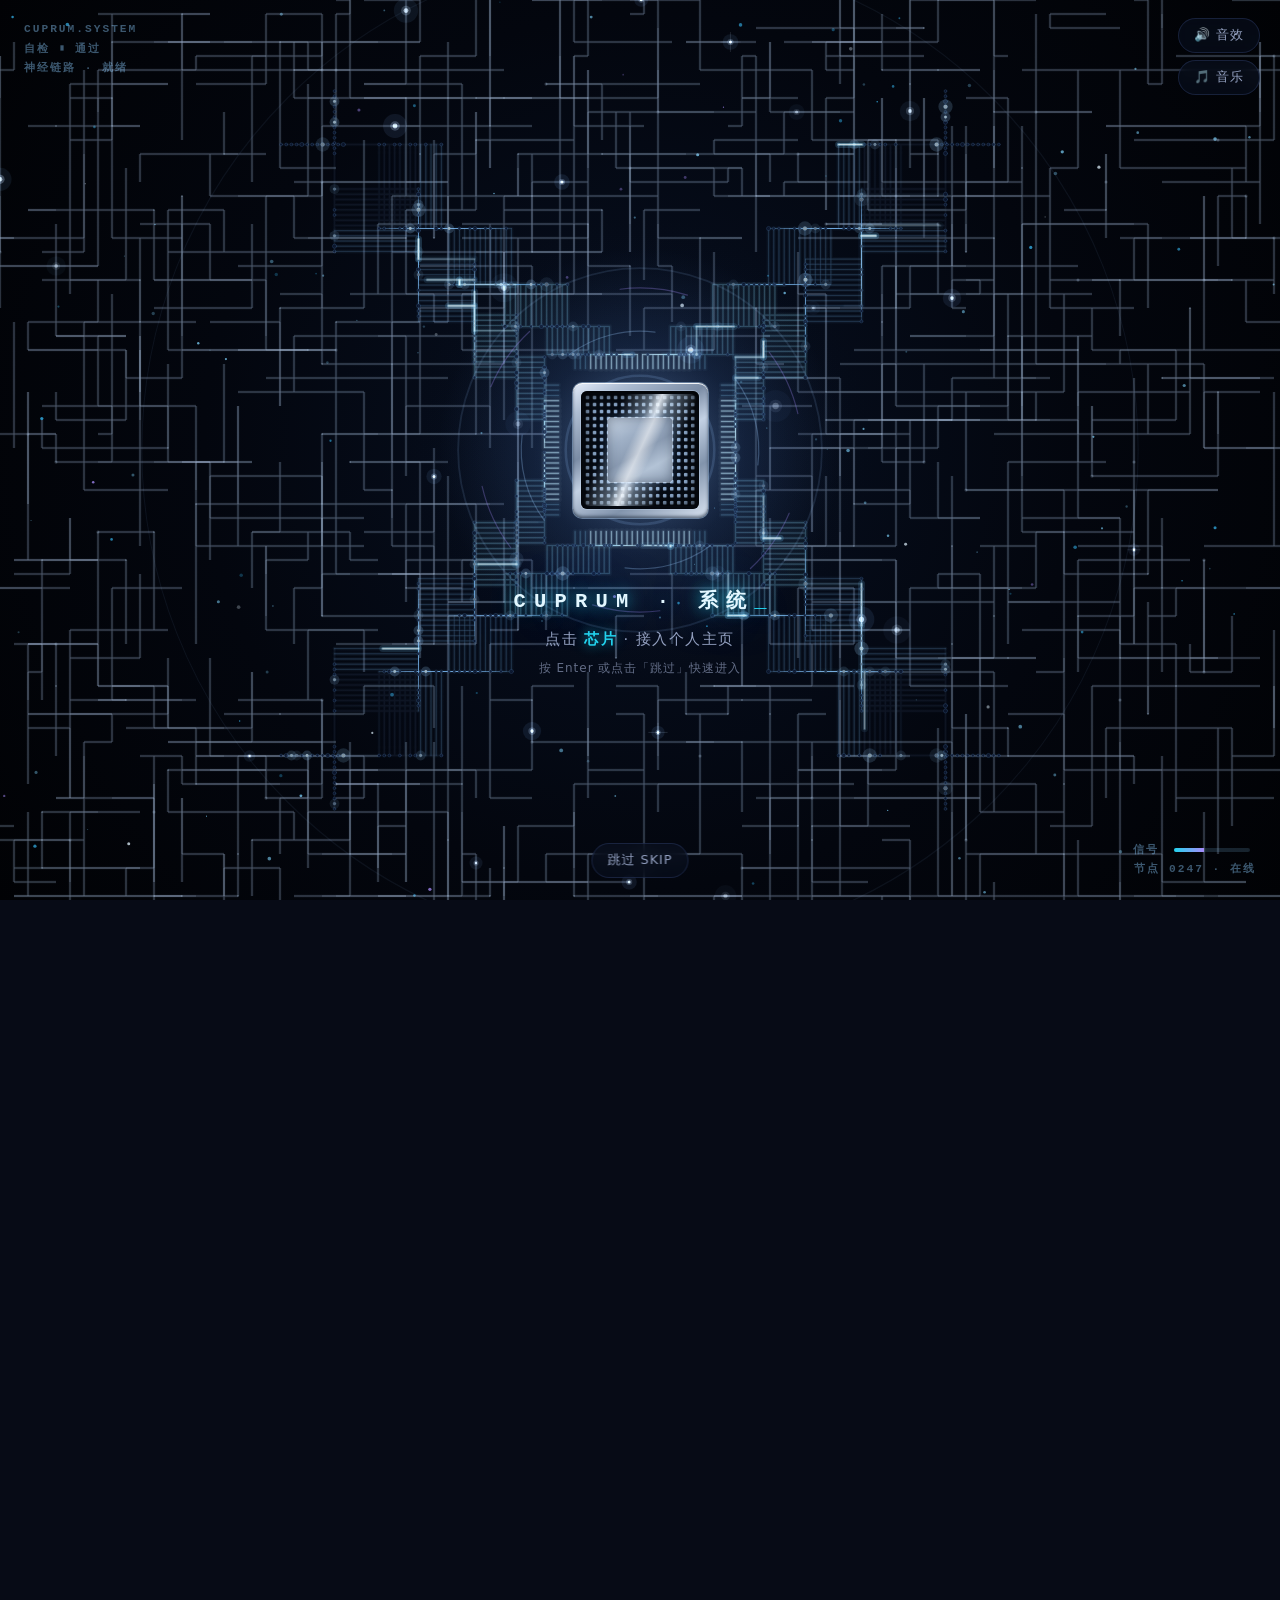
<file: versions/index-v1.0.html>
<!DOCTYPE html>
<html lang="zh-CN">
<head>
<meta charset="UTF-8" />
<meta name="viewport" content="width=device-width, initial-scale=1.0" />
<title>王童 · Cuprum | 个人主页</title>
<meta id="meta-desc" name="description" content="王童 (Cuprum) 的个人主页：关于、技能、项目、经历与数字分身聊天。" />
<style>
/* ============ 基础与变量 ============ */
:root{
  --bg:#070b16;--bg-2:#0b1122;
  --card:rgba(18,26,48,.55);--card-border:rgba(120,150,255,.16);
  --cyan:#22d3ee;--violet:#a78bfa;--blue:#3b82f6;
  --text:#e7ecf8;--muted:#93a0c0;--line:rgba(120,150,255,.12);
  --shadow-cyan:0 0 24px rgba(34,211,238,.35);--radius:18px;--maxw:1080px;
  --accent:var(--cyan);
}
*{margin:0;padding:0;box-sizing:border-box}
html{scroll-behavior:smooth}
body{
  font-family:"Segoe UI","PingFang SC","Microsoft YaHei",system-ui,-apple-system,sans-serif;
  background:var(--bg);color:var(--text);line-height:1.7;overflow-x:hidden;
}
a{color:inherit;text-decoration:none}
img{max-width:100%;display:block}
button{font-family:inherit;cursor:pointer}
.container{max-width:var(--maxw);margin:0 auto;padding:0 24px}
body::before{
  content:"";position:fixed;inset:0;z-index:-2;
  background:
    radial-gradient(60% 50% at 15% 10%, color-mix(in srgb,var(--cyan) 15%,transparent), transparent 60%),
    radial-gradient(55% 45% at 85% 20%, color-mix(in srgb,var(--violet) 16%,transparent), transparent 60%),
    radial-gradient(50% 60% at 70% 90%, color-mix(in srgb,var(--blue) 13%,transparent), transparent 60%),var(--bg);
}
body::after{
  content:"";position:fixed;inset:0;z-index:-1;opacity:.5;pointer-events:none;
  background-image:
    linear-gradient(rgba(120,150,255,.05) 1px,transparent 1px),
    linear-gradient(90deg,rgba(120,150,255,.05) 1px,transparent 1px);
  background-size:44px 44px;
  mask-image:radial-gradient(ellipse at center,#000 55%,transparent 100%);
}
canvas#stars{position:fixed;inset:0;z-index:-1;pointer-events:none}
canvas#dna{position:fixed;inset:0;z-index:-1;pointer-events:none;opacity:0;transition:opacity 1.8s ease}
canvas#trail{position:fixed;inset:0;z-index:45;pointer-events:none}
canvas#fx{position:fixed;inset:0;z-index:60;pointer-events:none}

/* ============ 导航 + 语言切换 ============ */
header.topbar{position:fixed;top:0;left:0;right:0;z-index:50;backdrop-filter:blur(14px);-webkit-backdrop-filter:blur(14px);background:rgba(7,11,22,.7);border-bottom:1px solid var(--line)}
.nav{display:flex;align-items:center;justify-content:space-between;height:64px;gap:12px}
.logo{font-weight:800;font-size:1.18rem;letter-spacing:.5px;white-space:nowrap;color:var(--cyan)}
.logo b{color:var(--cyan)}
.nav-right{display:flex;align-items:center;gap:8px}
.nav-links{display:flex;gap:4px}
.nav-links a{padding:8px 12px;border-radius:10px;font-size:.9rem;color:var(--muted);transition:.25s;white-space:nowrap}
.nav-links a:hover{color:var(--text);background:rgba(120,150,255,.08)}
.nav-links a.active{color:var(--cyan)}

/* 语言切换下拉 */
.lang-drop{position:relative}
.lang-btn{display:flex;align-items:center;gap:6px;padding:8px 12px;border-radius:10px;font-size:.9rem;color:var(--muted);background:rgba(120,150,255,.05);border:1px solid var(--card-border);transition:.25s}
.lang-btn:hover{color:var(--text);border-color:var(--cyan)}
#bgm-btn{cursor:pointer}
#bgm-btn.off{opacity:.55}
#bgm-btn.off #bgm-ico{filter:grayscale(1)}
.lang-menu{position:absolute;top:calc(100% + 8px);right:0;width:220px;max-height:380px;overflow:auto;background:rgba(10,16,32,.98);border:1px solid var(--card-border);border-radius:14px;box-shadow:0 18px 50px rgba(0,0,0,.4);padding:8px;opacity:0;visibility:hidden;transform:translateY(-8px);transition:.25s;z-index:60}
.lang-menu.open{opacity:1;visibility:visible;transform:none}
.lang-menu button{display:flex;align-items:center;justify-content:space-between;width:100%;text-align:left;background:none;border:none;color:var(--muted);padding:9px 12px;border-radius:8px;font-size:.9rem;transition:.2s}
.lang-menu button:hover{background:rgba(120,150,255,.08);color:var(--text)}
.lang-menu button.on{color:var(--cyan)}
.lang-menu button .ck{visibility:hidden}
.lang-menu button.on .ck{visibility:visible}
@media(max-width:820px){
  .nav-links a{font-size:.82rem;padding:8px 8px}
  .nav-links a span.hide-sm{display:none}
}

/* ============ Hero ============ */
.hero{min-height:100vh;display:flex;align-items:center;justify-content:center;padding-top:64px;position:relative;text-align:center}
.hero-inner{max-width:840px;padding:40px 0}
/* ============ 个人签名（替代头像）：玻璃质感 + 科技感 + 激光流动 ============ */
.sig{
  position:relative;display:inline-flex;align-items:center;justify-content:center;
  border-radius:16px;overflow:hidden;isolation:isolate;
  background:
    linear-gradient(135deg,rgba(255,255,255,.15),rgba(255,255,255,.03) 46%,rgba(140,200,255,.07)),
    rgba(12,20,38,.42);
  border:1px solid rgba(170,220,255,.22);
  box-shadow:
    inset 0 1px 0 rgba(255,255,255,.38),
    inset 0 -20px 32px -24px rgba(120,200,255,.6),
    0 10px 30px rgba(2,8,22,.55),
    0 0 26px rgba(34,211,238,.18);
  backdrop-filter:blur(14px) saturate(160%);
  -webkit-backdrop-filter:blur(14px) saturate(160%);
  animation:sigBreathe 5.4s ease-in-out infinite;
}
/* 玻璃内的细网格（科技感底纹） */
.sig::before{
  content:"";position:absolute;inset:0;pointer-events:none;opacity:.55;
  background-image:
    linear-gradient(rgba(150,220,255,.11) 1px,transparent 1px),
    linear-gradient(90deg,rgba(150,220,255,.11) 1px,transparent 1px);
  background-size:14px 14px;
  -webkit-mask-image:radial-gradient(120% 95% at 50% 50%,#000 32%,transparent 80%);
  mask-image:radial-gradient(120% 95% at 50% 50%,#000 32%,transparent 80%);
}
/* 四角科技切角 */
.sig::after{
  content:"";position:absolute;inset:5px;border-radius:10px;pointer-events:none;
  background:
    linear-gradient(rgba(140,230,255,.8),rgba(140,230,255,.8)) 0 0/14px 1px no-repeat,
    linear-gradient(rgba(140,230,255,.8),rgba(140,230,255,.8)) 0 0/1px 14px no-repeat,
    linear-gradient(rgba(140,230,255,.8),rgba(140,230,255,.8)) 100% 0/14px 1px no-repeat,
    linear-gradient(rgba(140,230,255,.8),rgba(140,230,255,.8)) 100% 0/1px 14px no-repeat,
    linear-gradient(rgba(140,230,255,.8),rgba(140,230,255,.8)) 0 100%/14px 1px no-repeat,
    linear-gradient(rgba(140,230,255,.8),rgba(140,230,255,.8)) 0 100%/1px 14px no-repeat,
    linear-gradient(rgba(140,230,255,.8),rgba(140,230,255,.8)) 100% 100%/14px 1px no-repeat,
    linear-gradient(rgba(140,230,255,.8),rgba(140,230,255,.8)) 100% 100%/1px 14px no-repeat;
}
.sig-txt{
  position:relative;z-index:2;display:inline-flex;align-items:center;white-space:nowrap;
  font-family:ui-monospace,"Cascadia Mono",Consolas,"SFMono-Regular",monospace;
  font-weight:700;letter-spacing:.14em;
  background:linear-gradient(180deg,#ffffff 0%,#dcf7ff 34%,#8ce6ff 62%,#a78bfa 100%);
  -webkit-background-clip:text;background-clip:text;-webkit-text-fill-color:transparent;
  filter:drop-shadow(0 0 10px rgba(80,200,255,.5));
}
.sig-txt i{
  font-style:normal;margin:0 .30em;opacity:.8;
  -webkit-text-fill-color:#9ad9ff;filter:drop-shadow(0 0 8px rgba(34,211,238,.9));
}
/* 激光流动：一道青蓝主光 + 一道紫色副光（副光压在字上） */
.sig-laser{
  position:absolute;top:-45%;bottom:-45%;left:0;width:36%;z-index:1;pointer-events:none;
  background:linear-gradient(100deg,transparent,rgba(140,235,255,.06) 28%,rgba(200,250,255,.6) 50%,rgba(120,200,255,.10) 72%,transparent);
  filter:blur(5px);mix-blend-mode:screen;
  transform:translateX(-180%) skewX(-18deg);
  animation:sigLaser 3.8s cubic-bezier(.45,.05,.55,.95) infinite;
}
.sig-laser.v2{
  width:20%;z-index:3;filter:blur(8px);mix-blend-mode:screen;
  background:linear-gradient(100deg,transparent,rgba(167,139,250,.55) 50%,transparent);
  animation-duration:5.6s;animation-delay:1.15s;
}
@keyframes sigLaser{
  0%{transform:translateX(-180%) skewX(-18deg)}
  58%{transform:translateX(330%) skewX(-18deg)}
  100%{transform:translateX(330%) skewX(-18deg)}
}
@keyframes sigBreathe{
  50%{box-shadow:
    inset 0 1px 0 rgba(255,255,255,.38),
    inset 0 -20px 32px -24px rgba(120,200,255,.6),
    0 10px 30px rgba(2,8,22,.55),
    0 0 40px rgba(34,211,238,.34)}
}
/* 大号（首屏头像位） */
.sig.lg{display:flex;width:max-content;max-width:min(90vw,460px);margin:0 auto 24px;padding:22px 36px;border-radius:20px}
.sig.lg .sig-txt{font-size:clamp(1.5rem,4.2vw,2.35rem)}
/* 小号（聊天头部） */
.sig.sm{width:auto;padding:7px 12px;border-radius:12px;flex:0 0 auto}
.sig.sm .sig-txt{font-size:.8rem;letter-spacing:.12em}
.sig.sm::after{inset:4px;border-radius:8px}
/* 迷你号（对话气泡旁） */
.sig.xs{width:44px;height:34px;padding:0;border-radius:10px;flex:0 0 auto}
.sig.xs .sig-txt{font-size:.72rem;letter-spacing:.06em}
.sig.xs::after{inset:3px;border-radius:7px}
/* ============ 猫爪线稿简笔画（替代原「王童」大标题）：线稿颜色随主题色变化 ============ */
.paw{display:flex;justify-content:center;margin:6px auto 10px;color:var(--accent)}
.paw svg{height:clamp(90px,13vw,132px);width:auto;overflow:visible;display:block;
  filter:drop-shadow(0 0 10px color-mix(in srgb,var(--accent) 45%,transparent));
  transition:filter .3s,color .3s}
.paw path,.paw circle,.paw ellipse{stroke:currentColor}
.hero .badge{display:inline-flex;align-items:center;gap:8px;margin:6px auto 18px;padding:7px 16px;border-radius:999px;font-size:.85rem;color:var(--muted);border:1px solid var(--card-border);background:var(--card)}
.hero .badge::before{content:"";width:8px;height:8px;border-radius:50%;background:var(--cyan);box-shadow:0 0 10px var(--cyan);animation:pulse 1.8s infinite}
@keyframes pulse{50%{opacity:.35}}
.hero h1{font-size:clamp(2.2rem,6vw,3.6rem);font-weight:800;line-height:1.15;margin-bottom:6px;background:linear-gradient(120deg,#fff 30%,var(--cyan) 60%,var(--violet));-webkit-background-clip:text;background-clip:text;-webkit-text-fill-color:transparent}
.hero .aka{color:var(--muted);font-size:1.05rem;margin-bottom:12px}
.hero .aka b{color:var(--violet)}
.hero .tagline{color:var(--muted);font-size:1.1rem;margin-bottom:12px}
.type-wrap{font-size:1.22rem;color:var(--cyan);font-family:ui-monospace,Consolas,monospace;min-height:1.8em;margin-bottom:26px}
.type-wrap .cursor{display:inline-block;width:2px;height:1.1em;background:var(--cyan);vertical-align:-.15em;margin-left:3px;animation:blink 1s steps(1) infinite}
@keyframes blink{50%{opacity:0}}
.btn-row{display:flex;gap:14px;justify-content:center;flex-wrap:wrap}
.btn{padding:12px 26px;border-radius:999px;font-weight:600;font-size:.98rem;border:1px solid transparent;transition:.25s;display:inline-block}
.btn-primary{color:#04121a;background:linear-gradient(120deg,var(--cyan),var(--blue));box-shadow:0 8px 24px rgba(34,211,238,.25)}
.btn-primary:hover{transform:translateY(-2px);box-shadow:0 12px 32px rgba(34,211,238,.4)}
.btn-ghost{color:var(--text);border-color:var(--card-border);background:var(--card)}
.btn-ghost:hover{border-color:var(--cyan);color:var(--cyan)}
.socials{display:flex;gap:12px;justify-content:center;margin-top:28px;flex-wrap:wrap}
.socials a{padding:9px 16px;border-radius:12px;font-size:.88rem;color:var(--muted);border:1px solid var(--card-border);background:var(--card);transition:.25s}
.socials a:hover{color:#fff;border-color:var(--cyan);transform:translateY(-2px)}
.scroll-hint{position:absolute;bottom:26px;left:50%;transform:translateX(-50%);color:var(--muted);font-size:.8rem;display:flex;flex-direction:column;align-items:center;gap:8px}
.scroll-hint .mouse{width:24px;height:38px;border:2px solid var(--card-border);border-radius:14px;position:relative}
.scroll-hint .mouse::after{content:"";position:absolute;top:7px;left:50%;transform:translateX(-50%);width:4px;height:8px;border-radius:4px;background:var(--cyan);animation:wheel 1.6s infinite}
@keyframes wheel{0%{transform:translate(-50%,0);opacity:1}100%{transform:translate(-50%,14px);opacity:0}}

/* ============ 段落通用 ============ */
section{padding:92px 0}
.section-head{text-align:center;margin-bottom:52px}
.kicker{color:var(--cyan);font-size:.9rem;letter-spacing:3px;text-transform:uppercase;font-weight:600}
.section-head h2{font-size:clamp(1.8rem,4vw,2.5rem);font-weight:800;margin-top:10px}
.section-head p{color:var(--muted);margin-top:12px;max-width:640px;margin-inline:auto}
.card{background:var(--card);border:1px solid var(--card-border);border-radius:var(--radius);backdrop-filter:blur(12px);-webkit-backdrop-filter:blur(12px);padding:26px;transition:.3s;position:relative;overflow:hidden}
.card:hover{transform:translateY(-4px);border-color:rgba(120,160,255,.32)}
.reveal{opacity:0;transform:translateY(34px);transition:opacity .7s ease,transform .7s ease}
.reveal.in{opacity:1;transform:none}

/* == About == */
.about-grid{display:grid;grid-template-columns:repeat(2,1fr);gap:22px}
.about-text{grid-column:1/-1;font-size:1.05rem;color:#cdd6ec}
.about-text p{margin-bottom:12px}
.about-text p:last-child{margin-bottom:0}
.about-text b{color:var(--cyan)}
.about-meta{display:grid;grid-template-columns:repeat(2,1fr);gap:14px;grid-column:1/-1}
.meta-item{display:flex;gap:12px;align-items:flex-start;padding:16px;border-radius:14px;border:1px solid var(--card-border);background:var(--card)}
.meta-item .ico{font-size:1.3rem;line-height:1;color:var(--violet)}
.meta-item .k{font-size:.76rem;color:var(--muted);text-transform:uppercase;letter-spacing:1px}
.meta-item .v{font-weight:600}
.traits{grid-column:1/-1;display:grid;grid-template-columns:repeat(3,1fr);gap:14px}
.trait{text-align:center;padding:18px 12px;border-radius:14px;border:1px solid var(--card-border);background:var(--card)}
.trait .ico{font-size:1.6rem;margin-bottom:8px}
.trait .k{font-size:.78rem;color:var(--muted);letter-spacing:1px}
.trait .v{font-weight:700;margin-top:2px}

/* == Skills == */
.skills-grid{display:grid;grid-template-columns:repeat(auto-fill,minmax(250px,1fr));gap:22px}
.skill-card{text-align:center;padding:30px 20px}
.skill-card .ico{width:64px;height:64px;margin:0 auto 16px;border-radius:16px;display:flex;align-items:center;justify-content:center;font-size:2rem;background:rgba(120,150,255,.08);border:1px solid var(--card-border)}
.skill-card h3{font-size:1.1rem;margin-bottom:6px;color:var(--cyan)}
.skill-card p{color:var(--muted);font-size:.9rem}

/* == Projects == */
.projects-grid{display:grid;grid-template-columns:repeat(2,1fr);gap:22px}
.project-card h3{font-size:1.12rem;margin-bottom:6px;display:flex;align-items:center;justify-content:space-between;gap:10px}
.project-card h3 .tag{font-size:.72rem;font-weight:600;color:var(--violet);border:1px solid rgba(167,139,250,.4);padding:2px 10px;border-radius:999px;white-space:nowrap}
.project-card p{color:var(--muted);font-size:.95rem;margin-bottom:14px}
.project-card .tech{display:flex;flex-wrap:wrap;gap:8px;margin-bottom:16px}
.project-card .tech span{font-size:.78rem;color:var(--cyan);font-family:ui-monospace,Consolas,monospace;padding:4px 9px;background:rgba(34,211,238,.08);border-radius:8px}
.project-card .links{display:flex;gap:14px;font-size:.9rem}
.project-card .links a{color:var(--blue);font-weight:600}
.project-card .links a:hover{color:var(--cyan)}
.empty-tip{color:var(--muted);text-align:center;font-size:.9rem;grid-column:1/-1;padding:20px}

/* == Timeline == */
.timeline{position:relative;max-width:760px;margin:0 auto;padding-left:34px}
.timeline::before{content:"";position:absolute;left:11px;top:6px;bottom:6px;width:2px;background:linear-gradient(var(--cyan),var(--violet))}
.t-item{position:relative;padding:0 0 32px}
.t-item::before{content:"";position:absolute;left:-34px;top:4px;width:24px;height:24px;border-radius:50%;background:var(--bg);border:2px solid var(--cyan);box-shadow:0 0 14px rgba(34,211,238,.5)}
.t-item .role{font-size:1.1rem;font-weight:700}
.t-item .co{color:var(--cyan);font-weight:600;font-size:.95rem}
.t-item .time{color:var(--muted);font-size:.82rem;font-family:ui-monospace,Consolas,monospace;margin:4px 0 10px}
.t-item p{color:var(--muted);font-size:.95rem}
.timeline .empty-tip{padding-left:0}

/* == Contact == */
.contact-card{max-width:680px;margin:0 auto;text-align:center;padding:44px 32px}
.contact-card h3{font-size:1.5rem;margin-bottom:10px}
.contact-card>p{color:var(--muted);margin-bottom:24px}
.contact-links{display:grid;grid-template-columns:1fr 1fr;gap:12px;text-align:left}
.contact-links a{display:flex;align-items:center;gap:10px;font-size:.95rem;color:var(--text);padding:13px 16px;border-radius:12px;border:1px solid var(--card-border);background:var(--card);transition:.25s}
.contact-links a:hover{border-color:var(--cyan);transform:translateY(-2px)}
.contact-links .ico{font-size:1.15rem;flex-shrink:0}
.contact-links .txt{min-width:0;overflow:hidden;text-overflow:ellipsis;white-space:nowrap}
.contact-links .lab{font-size:.7rem;color:var(--muted);text-transform:uppercase;letter-spacing:1px}

/* == Chat == */
.chat-wrap{max-width:720px;margin:0 auto}
.chat-box{background:var(--card);border:1px solid var(--card-border);border-radius:20px;backdrop-filter:blur(12px);-webkit-backdrop-filter:blur(12px);overflow:hidden;display:flex;flex-direction:column;height:620px}
.chat-head{display:flex;align-items:center;gap:14px;padding:16px 20px;border-bottom:1px solid var(--line)}
.chat-head .sig.sm{align-self:center}
.chat-head .who{flex:1}
.chat-head .who .n{font-weight:700}
.chat-head .who .s{font-size:.78rem;color:var(--muted)}
.chat-head .dot{width:8px;height:8px;border-radius:50%;background:#34d399;box-shadow:0 0 8px #34d399;animation:pulse 2s infinite}
.chat-head .st{display:flex;align-items:center;gap:6px;font-size:.75rem;color:var(--muted)}
.chat-body{flex:1;overflow-y:auto;padding:20px;display:flex;flex-direction:column;gap:14px}
.msg{display:flex;gap:10px;max-width:88%}
.msg .bubble{background:rgba(120,150,255,.08);border:1px solid var(--card-border);padding:12px 16px;border-radius:16px;font-size:.95rem;line-height:1.65}
.msg.user{align-self:flex-end;flex-direction:row-reverse}
.msg.user .bubble{background:linear-gradient(120deg,rgba(34,211,238,.2),rgba(59,130,246,.18));border-color:rgba(34,211,238,.3)}
.msg .mini-ava{flex-shrink:0}
.msg .mini-ava.inv{visibility:hidden;width:44px;height:34px}
.msg .bubble .who{font-size:.72rem;color:var(--violet);margin-bottom:3px;font-weight:700}
.msg.typing .bubble{display:flex;gap:6px;align-items:center;padding:14px 18px}
.msg.typing .dot{width:7px;height:7px;border-radius:50%;background:var(--muted);animation:tp 1.2s infinite}
.msg.typing .dot:nth-child(2){animation-delay:.2s}
.msg.typing .dot:nth-child(3){animation-delay:.4s}
@keyframes tp{0%,60%,100%{transform:translateY(0);opacity:.4}30%{transform:translateY(-5px);opacity:1}}
/* 模型流式输出（打字机） */
.msg.streaming .bubble .ai-text{white-space:pre-wrap;word-break:break-word}
.msg.streaming .bubble .ai-caret{display:inline-block;width:.5em;height:1.05em;margin-left:2px;vertical-align:-.18em;background:var(--cyan);border-radius:1px;animation:aiBlink 1s steps(2,start) infinite}
@keyframes aiBlink{0%,50%{opacity:1}50.01%,100%{opacity:0}}
@media (prefers-reduced-motion: reduce){.msg.streaming .bubble .ai-caret{animation:none;opacity:.6}}
.quick-bar{border-top:1px solid var(--line);padding:10px 14px;display:flex;flex-wrap:wrap;gap:8px}
.quick-bar .q{font-size:.8rem;padding:6px 13px;border-radius:999px;border:1px solid var(--card-border);color:var(--muted);background:transparent;transition:.2s}
.quick-bar .q:hover{border-color:var(--cyan);color:var(--cyan)}
.chat-input{display:flex;gap:10px;padding:12px 14px;border-top:1px solid var(--line);align-items:center}
.chat-input input{flex:1;background:rgba(120,150,255,.06);border:1px solid var(--card-border);border-radius:999px;padding:11px 18px;color:var(--text);font-size:.95rem;outline:none;transition:.25s}
.chat-input input:focus{border-color:var(--cyan);box-shadow:0 0 0 3px rgba(34,211,238,.12)}
.chat-input .send{width:44px;height:44px;border-radius:50%;border:none;background:linear-gradient(120deg,var(--cyan),var(--blue));color:#04121a;font-size:1.1rem;flex-shrink:0;transition:.25s}
.chat-input .send:hover{transform:scale(1.06)}
.clear-btns{display:flex;gap:8px;margin-top:12px;justify-content:center}
.clear-btns .ghost{font-size:.8rem;padding:7px 14px;border-radius:10px;border:1px solid var(--card-border);color:var(--muted);background:transparent}
.clear-btns .ghost:hover{color:var(--text);border-color:var(--cyan)}

/* == Footer == */
footer{padding:36px 0;border-top:1px solid var(--line);text-align:center;color:var(--muted);font-size:.85rem}
footer .heart{color:var(--violet)}

@media(max-width:820px){
  section{padding:66px 0}
  .about-grid,.skills-grid,.projects-grid{gap:16px}
  .about-meta{grid-template-columns:1fr 1fr}
  .traits{grid-template-columns:repeat(2,1fr)}
  .contact-links{grid-template-columns:1fr}
  .chat-box{height:560px}
}

/* ============================================================
   反馈箱：复刻 https://puyuesun.github.io/spy-personal-homepage/ 的意见反馈箱
   · 入口：右下角悬浮按钮，手工复刻的 HUD 圆环徽标（数据环自转、立方体漂浮、斜环绕中心自转），hover 浮出「意见反馈」
   · 弹窗：原生 <dialog>，单字段留言，只把 message 提交到 Supabase 的 feedback 表
   · 参考站的克莱因蓝三档配色，这里换算成本页主题变量 --cyan/--violet/--blue，
     切换赤霞 / 薄荷 / 樱粉等色系时整套反馈箱自动跟随
   ============================================================ */
.fb-fab,.fb-dialog{
  --fb-mono:ui-monospace,Consolas,"Courier New",monospace;
  --fb-deep:color-mix(in srgb,var(--blue) 30%,#00102e);          /* ≈ 参考站 #001a5e */
  --fb-mid:color-mix(in srgb,var(--blue) 78%,#00102e);           /* ≈ 参考站 #002fa7 */
  --fb-bright:color-mix(in srgb,var(--cyan) 42%,var(--blue));    /* ≈ 参考站 #2f6bff */
  --fb-base:color-mix(in srgb,var(--blue) 9%,#01020c);           /* ≈ 参考站 #020024 */
  --fb-card:color-mix(in srgb,var(--blue) 40%,#020524);          /* ≈ 参考站 #090979 */
  --fb-glow:var(--cyan);                                         /* ≈ 参考站 #35d6ff */
}
/* 徽标：手工复刻的 HUD 圆环徽标（外环数据加载光、中心立方体漂浮、斜环绕中心自转）
   全部由路径/渐变画出，不依赖任何位图；动效为 CSS keyframes，prefers-reduced-motion 下全部静止 */
.fb-fab{
  --hud-ink-0:#081029;--hud-ink:#101c3f;--hud-ink-2:#152449;
  --hud-line:color-mix(in srgb,var(--blue) 28%,#414c85);
  --hud-line-dim:color-mix(in srgb,var(--blue) 20%,#2b3468);
  --hud-tick:color-mix(in srgb,var(--cyan) 20%,#8fb0ea);
  --hud-block:color-mix(in srgb,var(--blue) 52%,#5f82d8);
  --hud-block-dim:color-mix(in srgb,var(--blue) 38%,#3a4d8c);
  --hud-cyan:color-mix(in srgb,var(--cyan) 80%,#8ef2ff);
  --hud-node:color-mix(in srgb,var(--cyan) 52%,#bff4ff);
  --hud-orbit:color-mix(in srgb,var(--cyan) 30%,#bfe9ff);
  --hud-cube-top:color-mix(in srgb,var(--blue) 34%,#74acea);
  --hud-cube-top-2:color-mix(in srgb,var(--cyan) 14%,#96cbf2);
  --hud-cube-left:color-mix(in srgb,var(--blue) 44%,#4f74b8);
  --hud-cube-left-2:color-mix(in srgb,var(--blue) 34%,#6b9ad2);
  --hud-cube-right:color-mix(in srgb,var(--cyan) 40%,#86d8ee);
  --hud-cube-right-2:color-mix(in srgb,var(--cyan) 24%,#4fa9cf);
  --hud-cube-core:color-mix(in srgb,var(--cyan) 58%,#aef2ff);
}
.fb-fab{position:fixed;right:24px;bottom:24px;z-index:70;width:100px;height:100px;
  padding:0;border:0;border-radius:50%;overflow:hidden;cursor:pointer;color:#fff;background:var(--hud-ink-0);
  box-shadow:0 18px 46px color-mix(in srgb,var(--fb-mid) 48%,transparent),0 0 0 1px color-mix(in srgb,var(--hud-line) 60%,transparent);
  transition:transform .22s ease,box-shadow .22s ease,opacity .7s}
.fb-fab:hover,.fb-fab:focus-visible{transform:translateY(-3px) scale(1.05);
  box-shadow:0 24px 58px color-mix(in srgb,var(--fb-mid) 62%,transparent),0 0 0 1px color-mix(in srgb,var(--hud-tick) 62%,transparent)}
.fb-fab:focus-visible{outline:3px solid color-mix(in srgb,var(--fb-glow) 75%,transparent);outline-offset:4px}
.fb-fab__hud{position:absolute;inset:0;display:block}
.fb-fab__label{position:absolute;z-index:2;left:50%;top:50%;transform:translate(-50%,-50%) scale(.88);
  font-size:.72rem;font-weight:800;letter-spacing:.06em;white-space:nowrap;pointer-events:none;
  color:#eaf4ff;text-shadow:0 1px 10px rgba(2,8,28,.92);opacity:0;transition:opacity .25s ease,transform .25s ease}
.fb-fab:hover .fb-fab__label,.fb-fab:focus-visible .fb-fab__label{opacity:1;transform:translate(-50%,-50%) scale(1)}
.fb-hud__svg{display:block;width:100%;height:100%}
.fb-hud__blk{fill:url(#fbHudBlkA)}
.fb-hud__blk--dim{fill:url(#fbHudBlkB)}
/* 旋转组必须用 fill-box + 隐形对称 spacer，view-box/center 在 Chromium 下会绕错圆心 */
.fb-hud__ticks,.fb-hud__dust,.fb-hud__sweep,.fb-hud__float,.fb-hud__orbitSquash{
  transform-box:fill-box;transform-origin:center;
}
.fb-hud__ticks{animation:fbHudSpin 16s linear infinite}
.fb-hud__dust{animation:fbHudSpin 30s linear infinite}
.fb-hud__sweep{animation:fbHudSpin 3.4s linear infinite}
.fb-hud__float{animation:fbHudFloat 4.6s ease-in-out infinite}
.fb-hud__orbitSquash{animation:fbHudSquash 6.4s ease-in-out infinite}
.fb-hud__orbit{animation:fbHudDash 1.2s linear infinite}
.fb-hud__node{transform-box:fill-box;transform-origin:center;animation:fbHudNode 2.6s ease-in-out infinite}
@keyframes fbHudSpin{to{transform:rotate(360deg)}}
@keyframes fbHudFloat{0%,100%{transform:translateY(-2.6px)}50%{transform:translateY(2.6px)}}
@keyframes fbHudSquash{0%,100%{transform:scaleX(1)}50%{transform:scaleX(.34)}}
@keyframes fbHudDash{to{stroke-dashoffset:-17.22}}
@keyframes fbHudNode{0%,100%{opacity:1}50%{opacity:.5}}
@media (prefers-reduced-motion:reduce){
  .fb-hud__ticks,.fb-hud__dust,.fb-hud__sweep,.fb-hud__float,.fb-hud__orbitSquash,.fb-hud__orbit,.fb-hud__node{animation:none}
}
body.booting .fb-fab{opacity:0;pointer-events:none}

.fb-dialog{margin:auto;width:min(92vw,540px);max-height:min(90dvh,720px);padding:0;border:0;
  border-radius:24px;overflow:visible;color:#fff;background:transparent}
.fb-dialog::backdrop{background:rgba(2,5,16,.72);backdrop-filter:blur(8px);-webkit-backdrop-filter:blur(8px)}
.fb-dialog:not([open]){display:none}
.fb-card{position:relative;overflow:hidden;width:100%;max-height:min(90dvh,720px);overflow-y:auto;
  padding:30px;border-radius:24px;border:1px solid color-mix(in srgb,var(--fb-bright) 28%,transparent);
  background:
    radial-gradient(420px 240px at 100% 0%,color-mix(in srgb,var(--fb-glow) 18%,transparent),transparent 65%),
    linear-gradient(100deg,var(--fb-base) 9%,var(--fb-card) 68%,var(--fb-bright) 97%);
  box-shadow:0 48px 110px rgba(0,0,0,.55),inset 0 1px 0 rgba(255,255,255,.12)}
.fb-card::before{content:"";position:absolute;width:280px;height:280px;left:-120px;bottom:-160px;
  border-radius:50%;background:color-mix(in srgb,var(--fb-glow) 16%,transparent);filter:blur(40px);pointer-events:none}
.fb-x{position:absolute;top:16px;right:16px;z-index:3;width:34px;height:34px;border-radius:50%;
  border:1px solid rgba(255,255,255,.22);color:#fff;background:rgba(255,255,255,.08);
  font-size:1.35rem;line-height:1;transition:transform .2s ease,background .2s ease}
.fb-x:hover,.fb-x:focus-visible{transform:rotate(90deg);background:rgba(255,255,255,.18)}
.fb-head{position:relative;padding-right:38px;padding-bottom:20px;border-bottom:1px solid rgba(255,255,255,.14)}
.fb-kicker{margin:0 0 7px;font-family:var(--fb-mono);font-size:.72rem;letter-spacing:.24em;
  color:color-mix(in srgb,var(--fb-glow) 58%,#fff)}
.fb-title{margin:0;font-size:clamp(1.4rem,4.6vw,1.85rem);line-height:1.15}
.fb-sub{margin-top:12px;color:rgba(255,255,255,.72);font-size:.86rem;line-height:1.7}
.fb-form{position:relative;z-index:1;padding-top:22px}
.fb-label{display:flex;align-items:baseline;gap:7px;margin-bottom:10px;font-size:.9rem;font-weight:700}
.fb-required{margin-left:auto;color:rgba(255,255,255,.48);font-size:.68rem;font-weight:500}
.fb-field{margin-bottom:16px}
.fb-input{display:block;width:100%;min-width:0;height:46px;padding:0 14px;border-radius:13px;color:#f4f8ff;
  border:1px solid rgba(255,255,255,.20);background:rgba(255,255,255,.07);outline:none;
  font:inherit;font-size:.9rem;transition:border-color .2s ease,box-shadow .2s ease,background .2s ease}
.fb-input::placeholder{color:rgba(220,232,255,.44)}
.fb-input:focus{border-color:var(--fb-glow);background:rgba(255,255,255,.10);
  box-shadow:0 0 0 3px color-mix(in srgb,var(--fb-glow) 16%,transparent)}
.fb-select{appearance:none;-webkit-appearance:none;padding-right:38px;cursor:pointer;
  background-image:linear-gradient(45deg,transparent 50%,color-mix(in srgb,var(--fb-glow) 80%,#fff) 50%),
    linear-gradient(135deg,color-mix(in srgb,var(--fb-glow) 80%,#fff) 50%,transparent 50%);
  background-position:calc(100% - 20px) 20px,calc(100% - 15px) 20px;
  background-size:5px 5px,5px 5px;background-repeat:no-repeat}
.fb-select option{color:#0a1130;background:#eef4ff}   /* 展开的下拉项，保证浅色系统主题下也可读 */
.fb-extra{margin-top:9px}
.fb-extra[hidden]{display:none}
.fb-shell{position:relative;isolation:isolate;border-radius:20px;overflow:hidden;padding:2px;
  background:rgba(1,2,1,.72)}
.fb-shell::before{content:"";position:absolute;z-index:-2;left:50%;top:50%;width:680px;height:680px;
  transform:translate(-50%,-50%) rotate(72deg);
  background:conic-gradient(transparent 0 42%,color-mix(in srgb,var(--fb-glow) 92%,transparent) 47%,
    transparent 52%,transparent 88%,color-mix(in srgb,var(--fb-bright) 95%,transparent) 94%,transparent 100%);
  animation:fbBorderSpin 7s linear infinite}
.fb-shell__glow{position:absolute;z-index:-1;left:50%;top:50%;width:320px;height:160px;
  transform:translate(-50%,-50%);background:color-mix(in srgb,var(--fb-bright) 55%,transparent);
  filter:blur(26px);opacity:.55;pointer-events:none}
.fb-shell__main{position:relative;z-index:1;border-radius:18px;
  background:color-mix(in srgb,var(--fb-base) 94%,#000)}
.fb-shell textarea{display:block;width:100%;min-height:168px;max-height:300px;resize:vertical;border:0;
  border-radius:18px;outline:none;padding:18px;color:#f4f8ff;background:transparent;
  caret-color:var(--fb-glow);font:inherit;font-size:.95rem;line-height:1.7}
.fb-shell textarea::placeholder{color:rgba(220,232,255,.46)}
.fb-shell:focus-within{box-shadow:0 0 0 3px color-mix(in srgb,var(--fb-glow) 16%,transparent),
  0 0 34px color-mix(in srgb,var(--fb-bright) 30%,transparent)}
.fb-shell:focus-within::before{animation-duration:4s}
@keyframes fbBorderSpin{to{transform:translate(-50%,-50%) rotate(432deg)}}
.fb-meta{display:flex;justify-content:space-between;gap:12px;margin-top:9px;
  color:rgba(255,255,255,.48);font-size:.68rem}
.fb-count{font-family:var(--fb-mono)}
.fb-hint{font-size:.74rem;color:rgba(255,255,255,.5);margin-top:6px;line-height:1.55}
.fb-actions{display:flex;align-items:center;gap:12px;flex-wrap:wrap}
.fb-send{width:100%;height:50px;margin-top:16px;display:flex;align-items:center;justify-content:center;
  gap:10px;border:1px solid rgba(255,255,255,.24);border-radius:14px;color:#fff;
  background:rgba(255,255,255,.10);box-shadow:inset 0 1px 0 rgba(255,255,255,.13);
  font:inherit;font-weight:700;
  transition:background .2s ease,transform .2s ease,box-shadow .2s ease,opacity .2s ease}
.fb-send:hover:not(:disabled),.fb-send:focus-visible{background:color-mix(in srgb,var(--fb-glow) 18%,transparent);
  box-shadow:inset 0 1px 0 rgba(255,255,255,.16),0 12px 32px color-mix(in srgb,var(--fb-mid) 38%,transparent);
  transform:translateY(-2px)}
.fb-send:disabled{cursor:wait;opacity:.58;transform:none}
.fb-send.is-loading .fb-send__icon{animation:fbSendPulse .8s ease-in-out infinite alternate}
.fb-send__icon{font-size:1.15rem}
@keyframes fbSendPulse{to{transform:translate(3px,-3px);opacity:.45}}
.fb-ghost{padding:9px 15px;border-radius:999px;font-size:.82rem;color:rgba(255,255,255,.72);
  background:transparent;border:1px solid rgba(255,255,255,.22);transition:.22s;white-space:nowrap}
.fb-ghost:hover{color:#fff;border-color:var(--fb-glow)}
.fb-status{min-height:1.5em;margin:12px 0 0;color:rgba(255,255,255,.72);font-size:.82rem;line-height:1.6}
.fb-status.ok{color:#7dffc1}
.fb-status.err{color:#ffb4c8}
.fb-status .mono{font:600 .76rem/1.7 var(--fb-mono);opacity:.85;margin-top:4px}
.fb-status .tools{display:flex;gap:8px;flex-wrap:wrap;margin-top:10px}
.fb-sec{margin-top:20px;border-top:1px solid rgba(255,255,255,.14);padding-top:14px}
.fb-sec-head{display:flex;align-items:center;gap:8px;font-size:.84rem;color:rgba(255,255,255,.66);cursor:pointer;user-select:none}
.fb-sec-head b{color:#fff}
.fb-sec-head .n{font:700 .68rem/1 var(--fb-mono);padding:3px 7px;border-radius:999px;
  background:color-mix(in srgb,var(--fb-glow) 22%,transparent);color:#eafcff}
.fb-sec-head .arw{margin-left:auto;transition:transform .25s}
.fb-sec.closed .arw{transform:rotate(-90deg)}
.fb-sec.closed .fb-mine-body,.fb-owner.closed .fb-owner-body{display:none}
.fb-mine-body,.fb-owner-body{padding-top:11px}
.fb-list{display:flex;flex-direction:column;gap:10px}
.fb-item{border:1px solid rgba(255,255,255,.16);border-radius:14px;padding:12px 14px;background:rgba(255,255,255,.05)}
.fb-item .top{display:flex;align-items:center;gap:9px;flex-wrap:wrap;font-size:.75rem;color:rgba(255,255,255,.6)}
.fb-item .top .mono{font-family:var(--fb-mono)}
.fb-item .tag{font-size:.68rem;padding:2px 8px;border-radius:999px;color:#d6c8ff;border:1px solid color-mix(in srgb,var(--violet) 52%,transparent)}
.fb-item .tag.new{color:#d9fbff;border-color:color-mix(in srgb,var(--fb-glow) 55%,transparent)}
.fb-item .tag.warn{color:#ffe3a3;border-color:rgba(251,191,36,.5)}
.fb-local-tip{display:flex;align-items:center;gap:10px;flex-wrap:wrap;margin-bottom:10px;padding:9px 11px;border-radius:11px;
  font-size:.76rem;color:rgba(255,255,255,.72);background:rgba(251,191,36,.09);border:1px solid rgba(251,191,36,.3)}
.fb-local-tip button{margin-left:auto;flex:none}
.fb-item .txt{margin-top:7px;font-size:.9rem;color:#edf2ff;white-space:pre-wrap;word-break:break-word}
.fb-reply{margin-top:9px;padding:9px 11px;border-radius:10px;font-size:.85rem;
  background:rgba(255,255,255,.07);border-left:2px solid var(--fb-glow)}
.fb-reply .who{font-size:.7rem;font-weight:700;color:color-mix(in srgb,var(--fb-glow) 62%,#fff);margin-bottom:3px}
.fb-reply .txt{margin-top:0;font-size:.85rem}
.fb-item .ops{display:flex;gap:8px;flex-wrap:wrap;margin-top:10px}
.fb-item .ops button{font-size:.74rem;padding:5px 10px;border-radius:8px;border:1px solid rgba(255,255,255,.2);
  background:transparent;color:rgba(255,255,255,.68);transition:.2s}
.fb-item .ops button:hover{color:#fff;border-color:var(--fb-glow)}
.fb-reply-box{display:flex;gap:8px;margin-top:9px}
.fb-reply-box input{flex:1;min-width:0;font-family:inherit;font-size:.86rem;color:#fff;background:rgba(255,255,255,.08);
  border:1px solid rgba(255,255,255,.2);border-radius:10px;padding:8px 12px;outline:none}
.fb-reply-box input:focus{border-color:var(--fb-glow)}
.fb-empty{color:rgba(255,255,255,.55);font-size:.82rem;text-align:center;padding:10px 0}
.fb-owner{margin-top:20px;border-top:1px dashed rgba(255,255,255,.16);padding-top:14px}
.fb-owner .ln{display:flex;gap:8px;margin-top:9px;flex-wrap:wrap}
.fb-owner .ln input{flex:1;min-width:0;font-family:inherit;font-size:.86rem;color:#fff;background:rgba(255,255,255,.08);
  border:1px solid rgba(255,255,255,.2);border-radius:10px;padding:10px 13px;outline:none;transition:.22s}
.fb-owner .ln input:focus{border-color:var(--fb-glow)}
.fb-owner .ln input::placeholder{color:rgba(255,255,255,.42)}
#fb-owner-email{flex:1 1 168px}
#fb-token{flex:1 1 118px}
#fb-token-go{flex:0 0 auto}
.fb-who{font:600 .74rem/1.8 var(--fb-mono);color:rgba(255,255,255,.6);margin-right:auto;
  max-width:100%;overflow:hidden;text-overflow:ellipsis;white-space:nowrap}
@media(max-width:600px){
  .fb-fab{right:16px;bottom:16px;width:84px;height:84px}
  .fb-fab__label{font-size:.66rem}
  .fb-dialog{width:min(94vw,540px)}
  .fb-card{padding:24px 18px;border-radius:20px;max-height:88dvh}
  .fb-shell textarea{min-height:150px}
  .fb-meta{flex-direction:column;gap:4px}
}
@media(prefers-reduced-motion:reduce){
  .fb-shell::before,.fb-send.is-loading .fb-send__icon{animation:none}
  .fb-fab,.fb-x,.fb-send{transition:none}
}

/* ============================================================
   启动界面：科技芯片闪烁 / 发光电路蔓延 / 蓝色星光 / 科幻音效
   ============================================================ */
:root{--chip:clamp(92px,15vmin,164px)}
body.booting{overflow:hidden}
#page{transition:opacity 1.05s cubic-bezier(.22,.72,.15,1),filter 1.05s cubic-bezier(.22,.72,.15,1),transform 1.05s cubic-bezier(.22,.72,.15,1)}
body.booting #page{opacity:0;filter:blur(26px) saturate(.7);transform:scale(1.09);will-change:opacity,filter,transform}

#boot{position:fixed;inset:0;z-index:9000;overflow:hidden;
  background:radial-gradient(120% 95% at 50% 50%,#050c1a 0%,#02050b 58%,#000 100%)}
#boot-canvas{position:absolute;inset:0;display:block;width:100%;height:100%}
#boot .boot-center{position:absolute;inset:0;display:grid;place-items:center}
#boot .boot-hud{position:absolute;font:600 .7rem/1.75 ui-monospace,Consolas,monospace;letter-spacing:2px;
  color:rgba(140,205,255,.42);text-transform:uppercase;pointer-events:none;white-space:nowrap}
#boot .boot-hud.tl{top:20px;left:24px}
#boot .boot-hud.br{bottom:20px;right:24px;text-align:right}
#boot .boot-hud .bar{display:inline-block;width:76px;height:4px;margin:0 6px;vertical-align:middle;
  border-radius:3px;background:rgba(140,205,255,.16);overflow:hidden}
#boot .boot-hud .bar i{display:block;height:100%;width:40%;
  background:linear-gradient(90deg,var(--cyan),var(--violet));animation:hudBar 2.8s ease-in-out infinite}
@keyframes hudBar{0%,100%{width:32%}50%{width:92%}}

.boot-btn{position:absolute;z-index:8;padding:8px 15px;border-radius:999px;font-size:.8rem;letter-spacing:1px;
  color:var(--muted);background:rgba(10,18,34,.55);border:1px solid var(--card-border);
  backdrop-filter:blur(8px);-webkit-backdrop-filter:blur(8px);transition:.25s}
.boot-btn:hover{color:var(--cyan);border-color:var(--cyan)}
#boot-sound{top:18px;right:20px}
#boot-music{top:60px;right:20px}
#boot-skip{bottom:22px;left:50%;transform:translateX(-50%)}
audio#bgm{display:none}

#boot .boot-text{position:absolute;left:0;right:0;top:calc(50% + var(--chip)/2 + 74px);z-index:5;
  text-align:center;pointer-events:none;padding:0 18px;transition:opacity .3s}
.boot-title{font:800 clamp(.9rem,1.7vw,1.28rem)/1 ui-monospace,Consolas,monospace;letter-spacing:.4em;
  padding-left:.4em;color:#e2f7ff;text-shadow:0 0 16px rgba(34,211,238,.8),0 0 46px rgba(59,130,246,.55)}
.boot-title b{color:var(--cyan);animation:blink 1.1s steps(1) infinite}
.boot-sub{margin-top:14px;font-size:.92rem;color:var(--muted);letter-spacing:1.5px}
.boot-sub b{color:var(--cyan);text-shadow:0 0 12px rgba(34,211,238,.7)}
.boot-tip{margin-top:7px;font-size:.75rem;color:rgba(147,160,192,.66);letter-spacing:1px;transition:opacity .3s}

/* --- 芯片本体（仿参考图：银色金属框 + 青色焊球阵列 + 中央灰白晶片） --- */
.chip-wrap{position:relative;display:grid;place-items:center;width:calc(var(--chip)*2.6);height:calc(var(--chip)*2.6)}
.chip-halo{position:absolute;width:calc(var(--chip)*3.2);height:calc(var(--chip)*3.2);border-radius:50%;pointer-events:none;
  background:radial-gradient(circle,rgba(126,164,214,.40) 0%,rgba(62,96,152,.17) 34%,rgba(0,0,0,0) 66%);
  animation:haloPulse 2.8s ease-in-out infinite}
@keyframes haloPulse{0%,100%{transform:scale(.9);opacity:.6}50%{transform:scale(1.1);opacity:1}}
.chip{position:relative;width:var(--chip);height:var(--chip);padding:0;border:none;cursor:pointer;
  border-radius:calc(var(--chip)*.07);background:#080f1a;
  animation:chipBeat 2.6s ease-in-out infinite;transition:transform .25s}
.chip:hover{transform:scale(1.05)}
@keyframes chipBeat{
  0%,100%{box-shadow:0 0 0 1px rgba(170,198,232,.38),0 0 18px rgba(96,150,220,.26),0 0 52px rgba(59,110,180,.22)}
  50%{box-shadow:0 0 0 1px rgba(226,238,252,.9),0 0 32px rgba(126,176,236,.55),0 0 104px rgba(70,120,196,.46)}}

/* 金属外框：蓝灰拉丝斜面 */
.chip .rim{position:absolute;inset:0;border-radius:calc(var(--chip)*.07);
  background:linear-gradient(150deg,#e6eefb 0%,#aebdd2 15%,#7b8ca5 37%,#c3d1e4 52%,#8294ac 73%,#dae4f2 100%);
  box-shadow:inset 0 1px 0 rgba(255,255,255,.9),inset 0 -2px 3px rgba(24,36,54,.55),0 0 0 1px rgba(178,208,240,.5)}
.chip .rim::after{content:"";position:absolute;inset:6.5%;border-radius:calc(var(--chip)*.045);
  background:#060b14;box-shadow:inset 0 2px 10px rgba(0,0,0,.95),0 0 0 1px rgba(196,216,240,.34)}

/* 焊球阵列：浅蓝灰小球栅格 + 扫描高光 */
.chip .bga{position:absolute;inset:8.5%;border-radius:calc(var(--chip)*.04);overflow:hidden;background-color:#060b14;
  background-image:radial-gradient(circle,rgba(148,178,214,.95) 0 36%,rgba(148,178,214,0) 46%);
  background-size:calc(var(--chip)*.052) calc(var(--chip)*.052);
  box-shadow:inset 0 0 16px rgba(0,0,0,.85)}
.chip .bga::after{content:"";position:absolute;inset:-35%;mix-blend-mode:screen;
  background:linear-gradient(112deg,transparent 36%,rgba(196,222,248,.42) 46%,rgba(238,246,255,.9) 50%,rgba(196,222,248,.42) 54%,transparent 64%);
  animation:bgaScan 2.7s linear infinite}
@keyframes bgaScan{0%{transform:translate(-72%,-18%)}100%{transform:translate(72%,18%)}}

/* 中央晶片：蓝灰磨砂 + 高光扫过 */
.chip .die{position:absolute;inset:26%;border-radius:calc(var(--chip)*.022);overflow:hidden;
  background:linear-gradient(150deg,#c9d6e6 0%,#9fb0c6 30%,#8b9cb3 52%,#b3c3d6 74%,#95a6bc 100%);
  box-shadow:0 0 0 1px rgba(226,238,252,.5),0 0 12px rgba(96,165,250,.26),inset 0 0 12px rgba(22,34,52,.42)}
.chip .die::after{content:"";position:absolute;inset:-40%;
  background:linear-gradient(115deg,transparent 42%,rgba(255,255,255,.55) 50%,transparent 58%);
  animation:sheen 3.6s ease-in-out infinite}
@keyframes sheen{0%,100%{transform:translateX(-38%)}50%{transform:translateX(38%)}}
.chip.hit{animation:chipHit .62s ease-out both}
@keyframes chipHit{
  0%{transform:scale(1.05);box-shadow:0 0 0 2px rgba(232,242,252,.95),0 0 70px rgba(176,214,250,.95),0 0 190px rgba(70,120,196,.72)}
  100%{transform:scale(1.16);box-shadow:0 0 0 2px rgba(198,220,246,.35),0 0 40px rgba(126,176,236,.45),0 0 130px rgba(70,120,196,.35)}}

/* --- 点击瞬间：白光一闪 + 界面虚化穿梭 --- */
#boot.flash::after{content:"";position:absolute;inset:0;z-index:6;pointer-events:none;
  background:radial-gradient(circle at 50% 50%,rgba(226,250,255,.75),rgba(190,240,255,.35) 45%,rgba(200,240,255,0) 72%);
  animation:bootFlash .5s ease-out forwards}
@keyframes bootFlash{0%{opacity:1}100%{opacity:0}}
#boot.warp{animation:bootWarp 1.2s cubic-bezier(.66,.02,.88,.22) forwards}
@keyframes bootWarp{
  0%{opacity:1;transform:scale(1);filter:blur(0)}
  32%{opacity:1;transform:scale(1.1);filter:blur(0)}
  100%{opacity:0;transform:scale(2.7);filter:blur(28px)}}
#boot.warp .boot-text,#boot.warp .boot-hud,#boot.warp .boot-btn{opacity:0}

@media(max-width:820px){
  #boot .boot-hud{font-size:.6rem;letter-spacing:1.2px}
  #boot .boot-hud.br{bottom:62px}
  .boot-title{letter-spacing:.28em;padding-left:.28em}
}
@media(prefers-reduced-motion:reduce){
  #boot{display:none}
  body.booting{overflow:auto}
  body.booting #page{opacity:1;filter:none;transform:none}
  .sig,.sig-laser{animation:none}
  .sig-laser{display:none}
}
</style>
</head>
<body class="booting">

<!-- 背景音乐：本地音频文件，点击芯片进入后开始播放（首次交互已存在，不受自动播放限制） -->
<audio id="bgm" src="../audio/cornfield-chase.mp3" loop preload="auto" playsinline aria-hidden="true"></audio>

<!-- ====== 启动界面：科技芯片 / 发光电路 / 蓝色星光 / 科幻音效 ====== -->
<div id="boot">
  <canvas id="boot-canvas"></canvas>

  <div class="boot-hud tl" id="boot-hud-tl" data-i18n="boot.hudTL">Cuprum.System<br>SELF-CHECK ▮ OK<br>NEURAL LINK · READY</div>
  <div class="boot-hud br" id="boot-hud-br" data-i18n="boot.hudBR">SIGNAL <span class="bar"><i></i></span><br>NODE 0247 · ONLINE</div>

  <button class="boot-btn" id="boot-sound" type="button" title="音效开关" data-i18n-title="boot.soundTitle">🔊 音效</button>
  <button class="boot-btn" id="boot-music" type="button" title="背景音乐开关">🎵 音乐</button>
  <button class="boot-btn" id="boot-skip" type="button" title="跳过启动动画" data-i18n-title="boot.skipTitle">跳过 SKIP</button>

  <div class="boot-center">
    <div class="chip-wrap">
      <span class="chip-halo"></span>
      <button class="chip" id="chip" type="button" aria-label="点击芯片进入个人主页" data-i18n-aria="boot.chipAria">
        <i class="rim"></i>
        <i class="bga"></i>
        <i class="die"></i>
      </button>
    </div>
  </div>

  <div class="boot-text">
    <div class="boot-title" id="boot-title" data-i18n="boot.title">CUPRUM · SYSTEM<b>_</b></div>
    <div class="boot-sub" id="boot-sub">点击 <b>芯片</b> · 接入个人主页</div>
    <div class="boot-tip" id="boot-tip">按 Enter 或点击「跳过」快速进入</div>
  </div>
</div>
<!-- ====== 启动界面结束 ====== -->

<!-- 背景 DNA 双螺旋（独立于 #page，不受页面 filter/transform 影响定位） -->
<canvas id="dna"></canvas>

<!-- 鼠标左键点击粒子特效（同样独立于 #page，保证 fixed 定位稳定） -->
<canvas id="fx" aria-hidden="true"></canvas>

<div id="page">
<canvas id="stars"></canvas>
<canvas id="trail"></canvas>

<!-- ====== 导航 ====== -->
<header class="topbar">
  <nav class="container nav">
    <a href="#home" class="logo" id="nav-logo"></a>
    <div class="nav-right">
      <button class="btn-ghost btn" style="padding:8px 12px;border-radius:10px;font-size:.85rem" onclick="openChat()">
        <span data-i18n="nav.chat">🤖 数字分身</span>
      </button>
      <div class="lang-drop">
        <button class="lang-btn" id="theme-btn">🎨 <span id="theme-cur">色系</span> ▾</button>
        <div class="lang-menu" id="theme-menu"></div>
      </div>
      <button class="lang-btn" id="bgm-btn" type="button" title="背景音乐开关">
        <span id="bgm-ico">🎵</span> <span data-i18n="nav.music">音乐</span>
      </button>
      <div class="lang-drop">
        <button class="lang-btn" id="lang-btn">🌐 <span id="lang-cur">中文</span> ▾</button>
        <div class="lang-menu" id="lang-menu"></div>
      </div>
      <div class="nav-links">
        <a href="#about" data-i18n="nav.about">关于</a>
        <a href="#skills" data-i18n="nav.skills">技能</a>
        <a href="#projects" data-i18n="nav.projects">项目</a>
        <a href="#experience" data-i18n="nav.exp">经历</a>
        <a href="#contact" data-i18n="nav.contact">联系</a>
      </div>
    </div>
  </nav>
</header>

<!-- ====== Hero ====== -->
<section class="hero" id="home">
  <div class="hero-inner">
    <!-- 个人签名（原头像位）：玻璃质感 + 科技感字体 + 激光流动 -->
    <div class="sig lg" role="img" aria-label="个人签名：王童 | Cuprum">
      <span class="sig-txt">王童<i>|</i>Cuprum</span>
      <i class="sig-laser"></i><i class="sig-laser v2"></i>
    </div>
    <div class="badge" id="hero-badge">🎓 学生 · 天津 / 广东 · 深圳</div>
    <!-- 猫爪线稿简笔画（替代原「王童」大标题）：由参考图轮廓矢量化得到的纯 path 线稿，
         未内嵌任何图片；描边用 currentColor，由 CSS 的 --accent（主题色）驱动 -->
    <div class="paw" role="img" aria-label="猫爪线稿简笔画" data-i18n-aria="ui.pawAria">
      <svg viewBox="0 0 100 100" fill="none" stroke="currentColor" stroke-width="2.46" stroke-linecap="round" stroke-linejoin="round">
        <path stroke-width="2.95" d="M37.7 22.6C38.4 22.6 40.3 22.3 41.4 22.4C42.6 22.5 43.5 22.7 44.8 23.2C46.0 23.7 47.8 24.5 49.2 25.4C50.6 26.2 52.4 28.0 53.2 28.5C54.1 28.9 53.2 28.8 54.3 28.3C55.5 27.7 58.0 26.1 59.9 25.5C61.7 24.8 63.9 24.4 65.4 24.2C66.9 24.1 67.4 24.1 68.7 24.5C70.1 24.8 72.3 25.6 73.5 26.4C74.8 27.1 75.2 27.6 76.0 28.7C76.8 29.7 77.8 31.3 78.3 32.7C78.8 34.1 79.0 35.7 79.1 37.2C79.2 38.6 78.8 40.4 78.8 41.2C78.8 42.1 78.8 42.0 79.0 42.3C79.3 42.7 79.1 42.9 80.2 43.4C81.2 44.0 84.1 45.0 85.4 45.7C86.6 46.3 86.7 46.4 87.6 47.5C88.4 48.5 89.9 50.6 90.6 51.9C91.3 53.2 91.6 53.9 91.8 55.2C92.0 56.6 92.1 58.6 91.8 60.0C91.5 61.5 90.9 62.8 90.2 64.1C89.4 65.4 89.0 66.4 87.2 67.7C85.4 69.0 81.0 71.0 79.6 71.9C78.3 72.8 79.3 72.2 79.1 73.0C79.0 73.7 79.1 75.2 78.9 76.3C78.7 77.3 78.7 77.8 77.9 79.2C77.2 80.7 75.5 83.7 74.4 85.1C73.3 86.6 72.5 87.1 71.3 88.0C70.1 88.9 68.7 89.8 67.3 90.6C65.8 91.3 64.5 91.8 62.5 92.4C60.4 92.9 57.2 93.4 55.1 93.7C52.9 94.0 52.4 94.3 49.6 94.0C46.7 93.7 41.2 92.7 38.1 91.9C35.0 91.2 33.1 90.2 31.1 89.3C29.1 88.4 27.6 87.3 26.3 86.4C25.0 85.5 24.4 84.9 23.5 83.7C22.6 82.4 21.4 80.2 20.8 78.9C20.2 77.5 20.1 76.9 20.0 75.5C20.0 74.2 20.5 71.8 20.6 70.7C20.6 69.7 21.1 69.9 20.2 69.3C19.4 68.6 16.9 67.6 15.6 66.7C14.3 65.9 13.5 65.1 12.6 64.1C11.7 63.1 10.9 62.0 10.2 60.8C9.6 59.6 9.1 58.0 8.7 56.7C8.4 55.4 8.3 54.1 8.2 53.0C8.2 52.0 8.2 51.4 8.5 50.4C8.7 49.5 9.1 48.2 9.6 47.1C10.1 46.1 10.6 45.1 11.3 44.2C12.0 43.3 12.8 42.5 13.8 41.7C14.7 41.0 15.4 40.4 17.1 39.6C18.8 38.9 22.8 38.0 24.1 37.4C25.4 36.8 24.8 36.8 25.0 36.1C25.2 35.3 25.1 34.0 25.4 33.1C25.6 32.2 25.6 31.9 26.2 30.9C26.8 29.9 27.6 28.3 28.7 27.2C29.8 26.1 31.5 24.9 32.9 24.1C34.4 23.4 36.6 22.9 37.4 22.7C38.2 22.4 37.1 22.7 37.7 22.6Z"/>
        <path stroke-width="2.74" d="M48.8 53.6C49.8 53.6 52.9 53.4 54.3 53.6C55.8 53.8 56.7 54.3 57.7 54.8C58.6 55.2 58.9 55.3 59.9 56.1C60.9 56.9 62.7 58.2 63.8 59.7C64.9 61.2 65.9 63.7 66.5 65.2C67.1 66.7 67.1 67.8 67.3 68.9C67.4 70.0 67.4 70.7 67.3 71.9C67.1 73.0 66.7 74.6 66.3 75.5C65.9 76.5 65.4 77.1 64.8 77.8C64.3 78.4 63.8 78.8 63.2 79.3C62.6 79.9 62.0 80.3 61.0 80.8C60.0 81.3 58.7 82.0 57.3 82.5C55.9 82.9 54.2 83.2 52.5 83.3C50.8 83.4 49.1 83.4 47.3 83.3C45.6 83.1 43.6 82.8 42.2 82.4C40.7 82.0 39.5 81.6 38.5 81.1C37.5 80.7 36.9 80.4 36.3 79.9C35.6 79.4 35.0 78.8 34.5 78.1C34.0 77.5 33.6 76.8 33.3 75.9C32.9 75.0 32.6 73.8 32.6 72.6C32.5 71.4 32.8 70.2 33.1 68.9C33.4 67.6 34.0 66.0 34.5 64.8C35.1 63.7 35.8 62.8 36.4 61.9C37.0 61.0 37.3 60.5 38.1 59.7C39.0 58.8 40.4 57.6 41.4 56.8C42.5 56.1 43.2 55.6 44.4 55.1C45.6 54.6 47.7 54.0 48.4 53.7C49.2 53.5 47.8 53.6 48.8 53.6Z"/>
        <path stroke-width="2.95" d="M18.5 12.7C18.9 12.7 19.9 12.5 20.4 12.6C20.9 12.7 21.1 12.9 21.4 13.3C21.7 13.6 22.0 14.0 22.2 14.6C22.4 15.2 22.6 15.8 22.7 16.9C22.8 18.0 23.0 20.3 22.8 21.3C22.7 22.2 22.3 22.2 21.9 22.6C21.5 22.9 21.1 23.2 20.4 23.5C19.7 23.8 18.5 24.1 17.4 24.2C16.4 24.3 15.1 24.3 14.1 24.1C13.2 23.9 12.3 23.5 11.7 22.9C11.1 22.4 10.7 21.5 10.5 20.9C10.4 20.3 10.6 19.9 10.8 19.4C11.0 19.0 11.2 18.5 11.9 18.2C12.6 17.8 14.5 17.7 15.2 17.4C15.9 17.2 15.9 17.4 16.2 16.8C16.5 16.2 16.8 14.6 17.2 13.9C17.5 13.2 18.0 13.1 18.2 12.9C18.5 12.7 18.2 12.7 18.5 12.7Z"/>
        <path stroke-width="2.46" d="M26.3 47.0C26.7 46.9 27.5 46.8 28.1 46.9C28.8 47.0 29.4 47.2 30.0 47.7C30.6 48.2 31.5 49.1 31.9 49.7C32.4 50.3 32.4 50.6 32.5 51.2C32.5 51.8 32.3 52.7 32.1 53.4C31.9 54.1 31.7 54.6 31.2 55.2C30.7 55.9 29.8 57.0 29.1 57.5C28.5 58.0 28.1 58.2 27.4 58.4C26.7 58.6 25.9 58.6 25.2 58.5C24.5 58.4 23.6 58.1 23.0 57.6C22.3 57.1 21.8 56.3 21.4 55.6C21.0 54.9 20.7 54.1 20.7 53.4C20.6 52.7 21.0 51.9 21.3 51.2C21.6 50.5 22.0 49.9 22.5 49.3C22.9 48.8 23.5 48.2 24.1 47.9C24.7 47.5 25.6 47.2 25.9 47.1C26.3 46.9 25.9 47.0 26.3 47.0Z"/>
        <path stroke-width="2.30" d="M41.1 31.8C41.5 31.8 42.5 31.6 43.3 31.8C44.0 31.9 44.9 32.3 45.5 32.7C46.1 33.1 46.5 33.5 47.0 34.2C47.4 34.9 47.9 36.3 48.1 37.2C48.2 38.0 48.1 38.7 47.9 39.4C47.7 40.1 47.3 40.7 46.9 41.2C46.4 41.8 45.8 42.3 45.1 42.8C44.5 43.2 43.7 43.5 42.9 43.7C42.1 43.9 41.0 43.8 40.3 43.7C39.6 43.6 39.4 43.5 38.8 43.1C38.3 42.8 37.6 42.2 37.1 41.6C36.6 41.0 36.2 40.1 35.9 39.4C35.7 38.6 35.7 38.0 35.9 37.2C36.1 36.4 36.4 35.3 36.9 34.6C37.4 33.8 38.2 33.1 38.8 32.7C39.5 32.2 40.3 32.1 40.7 31.9C41.1 31.8 40.6 31.9 41.1 31.8Z"/>
        <path stroke-width="2.30" d="M63.6 34.8C64.0 34.8 65.1 34.7 65.8 34.9C66.5 35.1 67.4 35.6 68.0 36.1C68.6 36.5 69.1 36.9 69.5 37.5C69.9 38.1 70.2 39.0 70.4 39.7C70.5 40.5 70.6 41.3 70.4 42.0C70.3 42.6 70.0 43.2 69.6 43.8C69.2 44.4 68.6 45.1 68.0 45.5C67.4 46.0 66.7 46.4 65.8 46.6C64.9 46.8 63.7 46.8 62.8 46.7C62.0 46.5 61.2 46.1 60.6 45.7C60.0 45.3 59.5 44.8 59.1 44.2C58.7 43.5 58.4 42.7 58.2 42.0C58.0 41.2 58.0 40.5 58.1 39.7C58.3 39.0 58.7 38.2 59.1 37.5C59.5 36.9 59.9 36.4 60.6 36.0C61.3 35.6 62.7 35.1 63.2 34.9C63.7 34.7 63.1 34.8 63.6 34.8Z"/>
        <path stroke-width="2.21" d="M74.3 51.1C74.6 51.0 75.5 50.8 76.1 50.8C76.7 50.9 77.4 51.0 78.0 51.3C78.6 51.6 79.3 52.2 79.7 52.7C80.2 53.1 80.4 53.5 80.6 54.1C80.9 54.8 81.2 56.0 81.2 56.7C81.3 57.4 81.2 57.7 81.0 58.2C80.7 58.7 80.2 59.5 79.8 59.9C79.3 60.4 78.9 60.6 78.3 60.8C77.8 61.1 77.2 61.3 76.5 61.3C75.8 61.3 74.9 61.3 74.3 61.0C73.6 60.8 73.0 60.4 72.5 60.0C72.1 59.6 71.9 59.2 71.6 58.6C71.3 58.0 71.0 57.0 70.9 56.4C70.8 55.7 70.8 55.2 71.1 54.5C71.3 53.8 71.7 52.9 72.2 52.3C72.7 51.8 73.6 51.4 73.9 51.2C74.3 51.0 73.9 51.1 74.3 51.1Z"/>
        <path stroke-width="2.30" d="M52.5 6.1C52.9 6.0 54.2 5.9 54.7 6.0C55.2 6.1 55.4 6.4 55.6 6.6C55.8 6.9 56.2 6.9 56.1 7.6C56.0 8.4 55.8 9.7 55.2 11.0C54.6 12.2 53.3 14.3 52.7 15.0C52.0 15.6 52.3 15.2 51.4 14.9C50.5 14.6 48.3 13.7 47.3 13.1C46.4 12.6 46.2 12.2 45.8 11.7C45.5 11.2 45.3 10.6 45.2 10.2C45.2 9.8 45.3 9.4 45.5 9.1C45.7 8.8 46.0 8.5 46.3 8.3C46.6 8.1 46.7 8.0 47.3 8.1C47.9 8.1 49.1 8.7 49.9 8.4C50.7 8.1 51.8 6.6 52.2 6.2C52.6 5.8 52.1 6.1 52.5 6.1Z"/>
      </svg>
    </div>
    <div class="aka">aka <b>Cuprum</b> · 水瓶座 · INTJ-A</div>
    <p class="tagline" id="hero-tagline">这个人很懒，什么也没有留下～</p>
    <div class="type-wrap"><span id="type"></span><span class="cursor"></span></div>
    <div class="btn-row">
      <a class="btn btn-primary" href="#chat" data-i18n="hero.chat">和我聊聊</a>
      <a class="btn btn-ghost" href="#contact" data-i18n="hero.contact">联系我</a>
    </div>
    <div class="socials" id="hero-socials"></div>
  </div>
  <div class="scroll-hint"><div class="mouse"></div><span data-i18n="hero.scroll">向下滚动</span></div>
</section>

<!-- ====== 关于 ====== -->
<section id="about">
  <div class="container">
    <div class="section-head reveal">
      <div class="kicker" data-i18n="sec.about.kicker">About</div>
      <h2 data-i18n="sec.about.title">关于我</h2>
      <p data-i18n="sec.about.desc">认识一下这个有点萌的本人</p>
    </div>
    <div class="about-grid">
      <div class="card about-text reveal" id="about-text"></div>
      <div class="about-meta reveal" id="about-meta"></div>
      <div class="traits reveal" id="traits"></div>
    </div>
  </div>
</section>

<!-- ====== 技能 ====== -->
<section id="skills">
  <div class="container">
    <div class="section-head reveal">
      <div class="kicker" data-i18n="sec.skills.kicker">Skills</div>
      <h2 data-i18n="sec.skills.title">技能与才艺</h2>
      <p data-i18n="sec.skills.desc">一点点拿得出手的本事</p>
    </div>
    <div class="skills-grid" id="skills-grid"></div>
  </div>
</section>

<!-- ====== 项目 ====== -->
<section id="projects">
  <div class="container">
    <div class="section-head reveal">
      <div class="kicker" data-i18n="sec.projects.kicker">Projects</div>
      <h2 data-i18n="sec.projects.title">项目 / 作品</h2>
      <p data-i18n="sec.projects.desc">一些做过或正在做的事</p>
    </div>
    <div class="projects-grid" id="projects-grid"></div>
  </div>
</section>

<!-- ====== 经历 ====== -->
<section id="experience">
  <div class="container">
    <div class="section-head reveal">
      <div class="kicker" data-i18n="sec.exp.kicker">Experience</div>
      <h2 data-i18n="sec.exp.title">经历</h2>
      <p data-i18n="sec.exp.desc">一路走来的轨迹</p>
    </div>
    <div class="timeline" id="timeline"></div>
  </div>
</section>

<!-- ====== 联系 ====== -->
<section id="contact">
  <div class="container">
    <div class="section-head reveal">
      <div class="kicker" data-i18n="sec.contact.kicker">Contact</div>
      <h2 data-i18n="sec.contact.title">联系我</h2>
      <p data-i18n="sec.contact.desc">欢迎交流、合作或闲聊</p>
    </div>
    <div class="card contact-card reveal">
      <h3 data-i18n="contact.title">来和 Cuprum 说说话</h3>
      <p data-i18n="contact.desc">以上信息已公开，欢迎随时联系。</p>
      <div class="contact-links" id="contact-links"></div>
    </div>
  </div>
</section>

<!-- ====== 数字分身聊天 ====== -->
<section id="chat">
  <div class="container">
    <div class="section-head reveal">
      <div class="kicker" data-i18n="sec.chat.kicker">AI Avatar</div>
      <h2 data-i18n="sec.chat.title">数字分身 · Cuprum</h2>
      <p data-i18n="sec.chat.desc">这是我的小分身，记得我的一切，风格幽默又理性，像个有点萌的小孩~</p>
    </div>
    <div class="chat-wrap reveal">
      <div class="chat-box">
        <div class="chat-head">
          <div class="sig sm" role="img" aria-label="王童 | Cuprum">
            <span class="sig-txt">王童<i>|</i>Cuprum</span>
            <i class="sig-laser"></i>
          </div>
          <div class="who">
            <div class="n" data-i18n="ui.who">Cuprum · 数字分身</div>
            <div class="s" data-i18n="chat.online">在线 · 已记住你的全部信息</div>
          </div>
          <div class="st"><span class="dot"></span><span data-i18n="chat.status">在线</span></div>
        </div>
        <div class="chat-body" id="chat-body"></div>
        <div class="quick-bar" id="quick-bar"></div>
        <div class="chat-input">
          <input id="chat-input" type="text" placeholder="和我说点什么..." data-i18n-ph="chat.placeholder" autocomplete="off" />
          <button class="send" id="chat-send" title="发送" aria-label="发送" data-i18n-title="ui.send" data-i18n-aria="ui.send">➤</button>
        </div>
      </div>
      <div class="clear-btns">
        <button class="ghost" onclick="clearChat()" data-i18n="chat.clear">清空对话</button>
      </div>
    </div>
  </div>
</section>

<footer>
  <div class="container">
    <div id="foot-line"></div>
  </div>
</footer>

</div><!-- /#page -->

<!-- ============================================================
     反馈箱：复刻 https://puyuesun.github.io/spy-personal-homepage/ 的意见反馈箱
     · 入口：右下角悬浮按钮 = 手工复刻的 HUD 圆环徽标；点击时播放鼠标左键点击音效 window.__sfx.click()
     · 弹窗：原生 <dialog>，单字段留言，只把 message 提交到 Supabase 的 feedback 表
     · 配色走主题变量 --cyan / --violet / --blue，切换色系自动跟随
     · 「我的留言（本机留档）」与「主页所有者」折叠面板保留
     ============================================================ -->
<button class="fb-fab" id="fb-fab" type="button" aria-haspopup="dialog" aria-controls="fb-dialog" aria-label="打开意见反馈" data-i18n-aria="fb.fabAria">
  <span class="fb-fab__hud" aria-hidden="true">
      <svg class="fb-hud__svg" viewBox="-120 -120 240 240" aria-hidden="true" focusable="false">
        <defs>
          <radialGradient id="fbHudBg" cx="50%" cy="46%" r="58%">
            <stop offset="0%" stop-color="var(--hud-ink-2)"/>
            <stop offset="58%" stop-color="var(--hud-ink)"/>
            <stop offset="100%" stop-color="var(--hud-ink-0)"/>
          </radialGradient>
          <radialGradient id="fbHudHalo" cx="50%" cy="50%" r="50%">
            <stop offset="0%" stop-color="var(--hud-cube-left)" stop-opacity=".62"/>
            <stop offset="52%" stop-color="var(--hud-block)" stop-opacity=".26"/>
            <stop offset="100%" stop-color="var(--hud-block)" stop-opacity="0"/>
          </radialGradient>
          <radialGradient id="fbHudBlkA" gradientUnits="userSpaceOnUse" cx="0" cy="0" r="89.5">
            <stop offset="0%" stop-color="color-mix(in srgb,var(--hud-block) 52%,#0b1430)"/>
            <stop offset="70%" stop-color="color-mix(in srgb,var(--hud-block) 78%,#0b1430)"/>
            <stop offset="100%" stop-color="var(--hud-block)"/>
          </radialGradient>
          <radialGradient id="fbHudBlkB" gradientUnits="userSpaceOnUse" cx="0" cy="0" r="89.5">
            <stop offset="0%" stop-color="color-mix(in srgb,var(--hud-block-dim) 52%,#0b1430)"/>
            <stop offset="70%" stop-color="color-mix(in srgb,var(--hud-block-dim) 78%,#0b1430)"/>
            <stop offset="100%" stop-color="var(--hud-block-dim)"/>
          </radialGradient>
          <radialGradient id="fbHudCore" cx="50%" cy="50%" r="50%">
            <stop offset="0%" stop-color="var(--hud-cube-core)" stop-opacity=".95"/>
            <stop offset="55%" stop-color="var(--hud-cube-left)" stop-opacity=".45"/>
            <stop offset="100%" stop-color="var(--hud-cube-right)" stop-opacity="0"/>
          </radialGradient>
          <linearGradient id="fbHudTop" x1="0" y1="0" x2="0" y2="1">
            <stop offset="0%" stop-color="var(--hud-cube-top-2)"/>
            <stop offset="100%" stop-color="var(--hud-cube-top)"/>
          </linearGradient>
          <linearGradient id="fbHudLeft" x1="0" y1="0" x2="0" y2="1">
            <stop offset="0%" stop-color="var(--hud-cube-left-2)"/>
            <stop offset="100%" stop-color="var(--hud-cube-left)"/>
          </linearGradient>
          <linearGradient id="fbHudRight" x1="0" y1="0" x2="0" y2="1">
            <stop offset="0%" stop-color="var(--hud-cube-right)"/>
            <stop offset="100%" stop-color="var(--hud-cube-right-2)"/>
          </linearGradient>
          <linearGradient id="fbHudSweep" x1="0" y1="0" x2="1" y2="0">
            <stop offset="0%" stop-color="var(--hud-cyan)" stop-opacity="0"/>
            <stop offset="55%" stop-color="var(--hud-cyan)" stop-opacity=".85"/>
            <stop offset="100%" stop-color="var(--hud-cyan)" stop-opacity="0"/>
          </linearGradient>
          <filter id="fbHudBlur" x="-60%" y="-60%" width="220%" height="220%">
            <feGaussianBlur stdDeviation="3.4"/>
          </filter>
          <filter id="fbHudBlurSm" x="-60%" y="-60%" width="220%" height="220%">
            <feGaussianBlur stdDeviation="1.3"/>
          </filter>
          <filter id="fbHudBlurBig" x="-80%" y="-80%" width="260%" height="260%">
            <feGaussianBlur stdDeviation="7"/>
          </filter>
        </defs>
        <circle class="fb-hud__disc" r="120" fill="url(#fbHudBg)"/>
        <g class="fb-hud__rings">
          <circle r="107.5" fill="none" stroke="var(--hud-line)" stroke-width="2.2"/>
          <path d="M -54.05 -86.5 A 102 102 0 1 1 7.12 101.75" fill="none" stroke="var(--hud-line-dim)" stroke-width="2.2" stroke-linecap="round"/>
          <path d="M -34.89 95.85 A 102 102 0 0 1 -90.06 -47.89" fill="none" stroke="var(--hud-line-dim)" stroke-width="2.2" stroke-linecap="round"/>
          <g class="fb-hud__dust"><circle class="fb-hud__spacer" r="112" fill="none" stroke="#000" stroke-width=".5" opacity="0"/><circle cx="109.2" cy="0.0" r="0.42" fill="var(--hud-line)" opacity="0.26"/><circle cx="107.94" cy="21.37" r="0.57" fill="var(--hud-line)" opacity="0.32"/><circle cx="102.51" cy="42.25" r="0.72" fill="var(--hud-line)" opacity="0.38"/><circle cx="99.67" cy="45.63" r="0.42" fill="var(--hud-line)" opacity="0.44"/><circle cx="89.59" cy="64.61" r="0.57" fill="var(--hud-line)" opacity="0.26"/><circle cx="61.06" cy="90.53" r="0.72" fill="var(--hud-line)" opacity="0.32"/><circle cx="57.99" cy="93.52" r="0.42" fill="var(--hud-line)" opacity="0.38"/><circle cx="39.01" cy="103.79" r="0.57" fill="var(--hud-line)" opacity="0.44"/><circle cx="17.9" cy="108.15" r="0.72" fill="var(--hud-line)" opacity="0.26"/><circle cx="13.84" cy="109.59" r="0.42" fill="var(--hud-line)" opacity="0.32"/><circle cx="-24.56" cy="106.4" r="0.57" fill="var(--hud-line)" opacity="0.38"/><circle cx="-45.11" cy="100.37" r="0.72" fill="var(--hud-line)" opacity="0.44"/><circle cx="-49.3" cy="99.32" r="0.42" fill="var(--hud-line)" opacity="0.26"/><circle cx="-66.88" cy="86.85" r="0.57" fill="var(--hud-line)" opacity="0.32"/><circle cx="-83.11" cy="72.76" r="0.72" fill="var(--hud-line)" opacity="0.38"/><circle cx="-94.57" cy="54.6" r="0.42" fill="var(--hud-line)" opacity="0.44"/><circle cx="-104.17" cy="35.46" r="0.57" fill="var(--hud-line)" opacity="0.26"/><circle cx="-109.91" cy="14.66" r="0.72" fill="var(--hud-line)" opacity="0.32"/><circle cx="-109.13" cy="10.32" r="0.42" fill="var(--hud-line)" opacity="0.38"/><circle cx="-109.89" cy="-11.16" r="0.57" fill="var(--hud-line)" opacity="0.44"/><circle cx="-98.15" cy="-47.87" r="0.72" fill="var(--hud-line)" opacity="0.26"/><circle cx="-96.98" cy="-52.0" r="0.42" fill="var(--hud-line)" opacity="0.32"/><circle cx="-85.68" cy="-70.38" r="0.57" fill="var(--hud-line)" opacity="0.38"/><circle cx="-69.58" cy="-84.71" r="0.72" fill="var(--hud-line)" opacity="0.44"/><circle cx="-66.78" cy="-87.98" r="0.42" fill="var(--hud-line)" opacity="0.26"/><circle cx="-31.93" cy="-104.43" r="0.57" fill="var(--hud-line)" opacity="0.32"/><circle cx="-11.12" cy="-109.48" r="0.72" fill="var(--hud-line)" opacity="0.38"/><circle cx="-6.96" cy="-110.66" r="0.42" fill="var(--hud-line)" opacity="0.44"/><circle cx="14.5" cy="-108.66" r="0.57" fill="var(--hud-line)" opacity="0.26"/><circle cx="35.6" cy="-104.57" r="0.72" fill="var(--hud-line)" opacity="0.32"/><circle cx="54.6" cy="-94.57" r="0.42" fill="var(--hud-line)" opacity="0.38"/><circle cx="72.48" cy="-82.8" r="0.57" fill="var(--hud-line)" opacity="0.44"/><circle cx="87.85" cy="-67.65" r="0.72" fill="var(--hud-line)" opacity="0.26"/><circle cx="89.35" cy="-63.5" r="0.42" fill="var(--hud-line)" opacity="0.32"/><circle cx="100.75" cy="-45.28" r="0.57" fill="var(--hud-line)" opacity="0.38"/><circle cx="108.93" cy="-7.62" r="0.72" fill="var(--hud-line)" opacity="0.44"/></g>
        </g>
        <g class="fb-hud__sweep" filter="url(#fbHudBlurSm)">
          <circle class="fb-hud__spacer" r="108" fill="none" stroke="#000" stroke-width=".5" opacity="0"/>
          <path d="M -84.71 -66.18 A 107.5 107.5 0 0 1 -29.63 -103.34" fill="none" stroke="url(#fbHudSweep)" stroke-width="4.6" stroke-linecap="round" opacity=".45"/>
          <path d="M 82.35 69.1 A 107.5 107.5 0 0 1 50.47 94.92" fill="none" stroke="url(#fbHudSweep)" stroke-width="3.4" stroke-linecap="round" opacity=".24"/>
        </g>
        <g class="fb-hud__ticks">
          <circle class="fb-hud__spacer" r="101" fill="none" stroke="#000" stroke-width=".5" opacity="0"/>
          <path d="M 82.68 46.78 A 95 95 0 0 1 64.79 69.48" fill="none" stroke="var(--hud-tick)" stroke-width="4.8" stroke-linecap="round" opacity=".8"/>
          <path d="M 27.78 90.85 A 95 95 0 0 1 -0.83 95.0" fill="none" stroke="var(--hud-tick)" stroke-width="4.8" stroke-linecap="round" opacity=".8"/>
          <path d="M -54.49 77.82 A 95 95 0 0 1 -75.37 57.83" fill="none" stroke="var(--hud-tick)" stroke-width="4.8" stroke-linecap="round" opacity=".8"/>
          <path d="M -93.41 17.31 A 95 95 0 0 1 -94.29 -11.58" fill="none" stroke="var(--hud-tick)" stroke-width="4.8" stroke-linecap="round" opacity=".8"/>
          <path d="M -80.12 -51.04 A 95 95 0 0 1 -61.06 -72.77" fill="none" stroke="var(--hud-tick)" stroke-width="4.8" stroke-linecap="round" opacity=".8"/>
          <path d="M -21.37 -92.57 A 95 95 0 0 1 7.45 -94.71" fill="none" stroke="var(--hud-tick)" stroke-width="4.8" stroke-linecap="round" opacity=".8"/>
          <path d="M 48.93 -81.43 A 95 95 0 0 1 71.15 -62.95" fill="none" stroke="var(--hud-tick)" stroke-width="4.8" stroke-linecap="round" opacity=".8"/>
          <path d="M 91.97 -23.79 A 95 95 0 0 1 94.87 4.97" fill="none" stroke="var(--hud-tick)" stroke-width="4.8" stroke-linecap="round" opacity=".8"/>
          <g class="fb-hud__fringe"><path d="M 82.09 52.8 L 84.78 54.53" stroke="var(--hud-tick)" stroke-width="1.1" stroke-linecap="round" opacity=".42"/><path d="M 78.51 57.99 L 81.08 59.89" stroke="var(--hud-tick)" stroke-width="1.1" stroke-linecap="round" opacity=".42"/><path d="M 74.71 62.8 L 77.16 64.86" stroke="var(--hud-tick)" stroke-width="1.1" stroke-linecap="round" opacity=".42"/><path d="M 70.5 67.49 L 72.81 69.7" stroke="var(--hud-tick)" stroke-width="1.1" stroke-linecap="round" opacity=".42"/><path d="M 23.2 94.8 L 23.96 97.91" stroke="var(--hud-tick)" stroke-width="1.1" stroke-linecap="round" opacity=".42"/><path d="M 17.03 96.1 L 17.59 99.25" stroke="var(--hud-tick)" stroke-width="1.1" stroke-linecap="round" opacity=".42"/><path d="M 10.96 96.98 L 11.32 100.16" stroke="var(--hud-tick)" stroke-width="1.1" stroke-linecap="round" opacity=".42"/><path d="M 4.68 97.49 L 4.84 100.68" stroke="var(--hud-tick)" stroke-width="1.1" stroke-linecap="round" opacity=".42"/><path d="M -60.42 76.65 L -62.4 79.16" stroke="var(--hud-tick)" stroke-width="1.1" stroke-linecap="round" opacity=".42"/><path d="M -65.24 72.59 L -67.38 74.97" stroke="var(--hud-tick)" stroke-width="1.1" stroke-linecap="round" opacity=".42"/><path d="M -69.67 68.35 L -71.96 70.59" stroke="var(--hud-tick)" stroke-width="1.1" stroke-linecap="round" opacity=".42"/><path d="M -73.94 63.71 L -76.36 65.8" stroke="var(--hud-tick)" stroke-width="1.1" stroke-linecap="round" opacity=".42"/><path d="M -96.82 12.32 L -99.99 12.72" stroke="var(--hud-tick)" stroke-width="1.1" stroke-linecap="round" opacity=".42"/><path d="M -97.41 6.04 L -100.61 6.24" stroke="var(--hud-tick)" stroke-width="1.1" stroke-linecap="round" opacity=".42"/><path d="M -97.6 -0.09 L -100.8 -0.09" stroke="var(--hud-tick)" stroke-width="1.1" stroke-linecap="round" opacity=".42"/><path d="M -97.39 -6.38 L -100.58 -6.59" stroke="var(--hud-tick)" stroke-width="1.1" stroke-linecap="round" opacity=".42"/><path d="M -79.21 -57.02 L -81.81 -58.89" stroke="var(--hud-tick)" stroke-width="1.1" stroke-linecap="round" opacity=".42"/><path d="M -75.36 -62.02 L -77.84 -64.05" stroke="var(--hud-tick)" stroke-width="1.1" stroke-linecap="round" opacity=".42"/><path d="M -71.32 -66.63 L -73.66 -68.81" stroke="var(--hud-tick)" stroke-width="1.1" stroke-linecap="round" opacity=".42"/><path d="M -66.87 -71.09 L -69.07 -73.42" stroke="var(--hud-tick)" stroke-width="1.1" stroke-linecap="round" opacity=".42"/><path d="M -16.53 -96.19 L -17.07 -99.34" stroke="var(--hud-tick)" stroke-width="1.1" stroke-linecap="round" opacity=".42"/><path d="M -10.29 -97.06 L -10.62 -100.24" stroke="var(--hud-tick)" stroke-width="1.1" stroke-linecap="round" opacity=".42"/><path d="M -4.17 -97.51 L -4.31 -100.71" stroke="var(--hud-tick)" stroke-width="1.1" stroke-linecap="round" opacity=".42"/><path d="M 2.13 -97.58 L 2.2 -100.78" stroke="var(--hud-tick)" stroke-width="1.1" stroke-linecap="round" opacity=".42"/><path d="M 54.93 -80.68 L 56.73 -83.32" stroke="var(--hud-tick)" stroke-width="1.1" stroke-linecap="round" opacity=".42"/><path d="M 60.02 -76.96 L 61.99 -79.49" stroke="var(--hud-tick)" stroke-width="1.1" stroke-linecap="round" opacity=".42"/><path d="M 64.74 -73.04 L 66.86 -75.44" stroke="var(--hud-tick)" stroke-width="1.1" stroke-linecap="round" opacity=".42"/><path d="M 69.31 -68.71 L 71.59 -70.96" stroke="var(--hud-tick)" stroke-width="1.1" stroke-linecap="round" opacity=".42"/><path d="M 95.72 -19.04 L 98.86 -19.67" stroke="var(--hud-tick)" stroke-width="1.1" stroke-linecap="round" opacity=".42"/><path d="M 96.75 -12.82 L 99.93 -13.24" stroke="var(--hud-tick)" stroke-width="1.1" stroke-linecap="round" opacity=".42"/><path d="M 97.37 -6.72 L 100.56 -6.94" stroke="var(--hud-tick)" stroke-width="1.1" stroke-linecap="round" opacity=".42"/><path d="M 97.6 -0.43 L 100.8 -0.44" stroke="var(--hud-tick)" stroke-width="1.1" stroke-linecap="round" opacity=".42"/></g>
        </g>
        <g class="fb-hud__blocks">
          <path class="fb-hud__blk" d="M 73.77 5.81 L 89.22 7.02 A 89.5 89.5 0 0 1 87.7 17.84 L 72.51 14.75 A 74.0 74.0 0 0 0 73.77 5.81 Z" opacity="0.62"/>
          <path class="fb-hud__blk" d="M 72.25 16.02 L 87.38 19.37 A 89.5 89.5 0 0 1 84.37 29.88 L 69.76 24.7 A 74.0 74.0 0 0 0 72.25 16.02 Z" opacity="0.676"/>
          <path class="fb-hud__blk" d="M 69.31 25.92 L 83.83 31.34 A 89.5 89.5 0 0 1 79.39 41.33 L 65.64 34.17 A 74.0 74.0 0 0 0 69.31 25.92 Z" opacity="0.732"/>
          <path class="fb-hud__blk" d="M 65.03 35.31 L 78.65 42.71 A 89.5 89.5 0 0 1 72.86 51.97 L 60.24 42.97 A 74.0 74.0 0 0 0 65.03 35.31 Z" opacity="0.648"/>
          <path class="fb-hud__blk" d="M 59.49 44.02 L 71.95 53.24 A 89.5 89.5 0 0 1 64.92 61.61 L 53.68 50.94 A 74.0 74.0 0 0 0 59.49 44.02 Z" opacity="0.704"/>
          <path class="fb-hud__blk" d="M 52.78 51.87 L 63.84 62.73 A 89.5 89.5 0 0 1 55.72 70.04 L 46.07 57.91 A 74.0 74.0 0 0 0 52.78 51.87 Z" opacity="0.62"/>
          <path class="fb-hud__blk" d="M 45.05 58.71 L 54.48 71.01 A 89.5 89.5 0 0 1 45.42 77.12 L 37.56 63.76 A 74.0 74.0 0 0 0 45.05 58.71 Z" opacity="0.676"/>
          <path class="fb-hud__blk" d="M 36.44 64.41 L 44.07 77.9 A 89.5 89.5 0 0 1 34.25 82.69 L 28.32 68.37 A 74.0 74.0 0 0 0 36.44 64.41 Z" opacity="0.732"/>
          <path class="fb-hud__blk" d="M 27.12 68.85 L 32.8 83.27 A 89.5 89.5 0 0 1 22.41 86.65 L 18.53 71.64 A 74.0 74.0 0 0 0 27.12 68.85 Z" opacity="0.648"/>
          <path class="fb-hud__blk" d="M 17.27 71.96 L 20.89 87.03 A 89.5 89.5 0 0 1 10.13 88.92 L 8.38 73.52 A 74.0 74.0 0 0 0 17.27 71.96 Z" opacity="0.704"/>
          <path class="fb-hud__blk" d="M 7.09 73.66 L 8.58 89.09 A 89.5 89.5 0 0 1 -2.34 89.47 L -1.94 73.97 A 74.0 74.0 0 0 0 7.09 73.66 Z" opacity="0.62"/>
          <path class="fb-hud__blk fb-hud__blk--dim" d="M -3.23 73.93 L -3.9 89.41 A 89.5 89.5 0 0 1 -14.77 88.27 L -12.21 72.99 A 74.0 74.0 0 0 0 -3.23 73.93 Z" opacity="0.482"/>
          <path class="fb-hud__blk fb-hud__blk--dim" d="M -13.49 72.76 L -16.31 88.0 A 89.5 89.5 0 0 1 -26.91 85.36 L -22.25 70.58 A 74.0 74.0 0 0 0 -13.49 72.76 Z" opacity="0.46"/>
          <path class="fb-hud__blk fb-hud__blk--dim" d="M -23.48 70.18 L -28.4 84.87 A 89.5 89.5 0 0 1 -38.53 80.78 L -31.86 66.79 A 74.0 74.0 0 0 0 -23.48 70.18 Z" opacity="0.526"/>
          <path class="fb-hud__blk fb-hud__blk--dim" d="M -33.02 66.23 L -39.93 80.1 A 89.5 89.5 0 0 1 -49.4 74.63 L -40.84 61.71 A 74.0 74.0 0 0 0 -33.02 66.23 Z" opacity="0.504"/>
          <path class="fb-hud__blk fb-hud__blk--dim" d="M -41.91 60.99 L -50.69 73.76 A 89.5 89.5 0 0 1 -59.3 67.03 L -49.03 55.42 A 74.0 74.0 0 0 0 -41.91 60.99 Z" opacity="0.482"/>
          <path class="fb-hud__blk fb-hud__blk--dim" d="M -49.99 54.56 L -60.47 65.99 A 89.5 89.5 0 0 1 -68.06 58.13 L -56.27 48.06 A 74.0 74.0 0 0 0 -49.99 54.56 Z" opacity="0.46"/>
          <path class="fb-hud__blk fb-hud__blk--dim" d="M -57.1 47.07 L -69.06 56.93 A 89.5 89.5 0 0 1 -75.48 48.09 L -62.41 39.76 A 74.0 74.0 0 0 0 -57.1 47.07 Z" opacity="0.526"/>
          <path class="fb-hud__blk" d="M -63.1 38.66 L -76.31 46.76 A 89.5 89.5 0 0 1 -81.44 37.12 L -67.34 30.69 A 74.0 74.0 0 0 0 -63.1 38.66 Z" opacity="0.648"/>
          <path class="fb-hud__blk" d="M -67.86 29.51 L -82.08 35.69 A 89.5 89.5 0 0 1 -85.81 25.42 L -70.95 21.02 A 74.0 74.0 0 0 0 -67.86 29.51 Z" opacity="0.704"/>
          <path class="fb-hud__blk" d="M -71.31 19.78 L -86.24 23.92 A 89.5 89.5 0 0 1 -88.52 13.23 L -73.19 10.94 A 74.0 74.0 0 0 0 -71.31 19.78 Z" opacity="0.62"/>
          <path class="fb-hud__blk" d="M -73.37 9.66 L -88.73 11.68 A 89.5 89.5 0 0 1 -89.5 0.78 L -74.0 0.65 A 74.0 74.0 0 0 0 -73.37 9.66 Z" opacity="0.676"/>
          <path class="fb-hud__blk" d="M -74.0 -0.65 L -89.5 -0.78 A 89.5 89.5 0 0 1 -88.73 -11.68 L -73.37 -9.66 A 74.0 74.0 0 0 0 -74.0 -0.65 Z" opacity="0.732"/>
          <path class="fb-hud__blk" d="M -73.19 -10.94 L -88.52 -13.23 A 89.5 89.5 0 0 1 -86.24 -23.92 L -71.31 -19.78 A 74.0 74.0 0 0 0 -73.19 -10.94 Z" opacity="0.648"/>
          <path class="fb-hud__blk" d="M -70.95 -21.02 L -85.81 -25.42 A 89.5 89.5 0 0 1 -82.08 -35.69 L -67.86 -29.51 A 74.0 74.0 0 0 0 -70.95 -21.02 Z" opacity="0.704"/>
          <path class="fb-hud__blk" d="M -67.34 -30.69 L -81.44 -37.12 A 89.5 89.5 0 0 1 -76.31 -46.76 L -63.1 -38.66 A 74.0 74.0 0 0 0 -67.34 -30.69 Z" opacity="0.62"/>
          <path class="fb-hud__blk" d="M -62.41 -39.76 L -75.48 -48.09 A 89.5 89.5 0 0 1 -69.06 -56.93 L -57.1 -47.07 A 74.0 74.0 0 0 0 -62.41 -39.76 Z" opacity="0.676"/>
          <path class="fb-hud__blk" d="M -56.27 -48.06 L -68.06 -58.13 A 89.5 89.5 0 0 1 -60.47 -65.99 L -49.99 -54.56 A 74.0 74.0 0 0 0 -56.27 -48.06 Z" opacity="0.732"/>
          <path class="fb-hud__blk" d="M -49.03 -55.42 L -59.3 -67.03 A 89.5 89.5 0 0 1 -50.69 -73.76 L -41.91 -60.99 A 74.0 74.0 0 0 0 -49.03 -55.42 Z" opacity="0.648"/>
          <path class="fb-hud__blk" d="M -40.84 -61.71 L -49.4 -74.63 A 89.5 89.5 0 0 1 -39.93 -80.1 L -33.02 -66.23 A 74.0 74.0 0 0 0 -40.84 -61.71 Z" opacity="0.704"/>
          <path class="fb-hud__blk" d="M -31.86 -66.79 L -38.53 -80.78 A 89.5 89.5 0 0 1 -28.4 -84.87 L -23.48 -70.18 A 74.0 74.0 0 0 0 -31.86 -66.79 Z" opacity="0.62"/>
          <path class="fb-hud__blk" d="M -22.25 -70.58 L -26.91 -85.36 A 89.5 89.5 0 0 1 -16.31 -88.0 L -13.49 -72.76 A 74.0 74.0 0 0 0 -22.25 -70.58 Z" opacity="0.676"/>
          <path class="fb-hud__blk" d="M -12.21 -72.99 L -14.77 -88.27 A 89.5 89.5 0 0 1 -3.9 -89.41 L -3.23 -73.93 A 74.0 74.0 0 0 0 -12.21 -72.99 Z" opacity="0.732"/>
          <path class="fb-hud__blk fb-hud__blk--dim" d="M -1.94 -73.97 L -2.34 -89.47 A 89.5 89.5 0 0 1 8.58 -89.09 L 7.09 -73.66 A 74.0 74.0 0 0 0 -1.94 -73.97 Z" opacity="0.526"/>
          <path class="fb-hud__blk fb-hud__blk--dim" d="M 8.38 -73.52 L 10.13 -88.92 A 89.5 89.5 0 0 1 20.89 -87.03 L 17.27 -71.96 A 74.0 74.0 0 0 0 8.38 -73.52 Z" opacity="0.504"/>
          <path class="fb-hud__blk fb-hud__blk--dim" d="M 18.53 -71.64 L 22.41 -86.65 A 89.5 89.5 0 0 1 32.8 -83.27 L 27.12 -68.85 A 74.0 74.0 0 0 0 18.53 -71.64 Z" opacity="0.482"/>
          <path class="fb-hud__blk fb-hud__blk--dim" d="M 28.32 -68.37 L 34.25 -82.69 A 89.5 89.5 0 0 1 44.07 -77.9 L 36.44 -64.41 A 74.0 74.0 0 0 0 28.32 -68.37 Z" opacity="0.46"/>
          <path class="fb-hud__blk fb-hud__blk--dim" d="M 37.56 -63.76 L 45.42 -77.12 A 89.5 89.5 0 0 1 54.48 -71.01 L 45.05 -58.71 A 74.0 74.0 0 0 0 37.56 -63.76 Z" opacity="0.526"/>
          <path class="fb-hud__blk fb-hud__blk--dim" d="M 46.07 -57.91 L 55.72 -70.04 A 89.5 89.5 0 0 1 63.84 -62.73 L 52.78 -51.87 A 74.0 74.0 0 0 0 46.07 -57.91 Z" opacity="0.504"/>
          <path class="fb-hud__blk fb-hud__blk--dim" d="M 53.68 -50.94 L 64.92 -61.61 A 89.5 89.5 0 0 1 71.95 -53.24 L 59.49 -44.02 A 74.0 74.0 0 0 0 53.68 -50.94 Z" opacity="0.482"/>
          <path class="fb-hud__blk fb-hud__blk--dim" d="M 60.24 -42.97 L 72.86 -51.97 A 89.5 89.5 0 0 1 78.65 -42.71 L 65.03 -35.31 A 74.0 74.0 0 0 0 60.24 -42.97 Z" opacity="0.46"/>
          <path class="fb-hud__blk" d="M 65.64 -34.17 L 79.39 -41.33 A 89.5 89.5 0 0 1 83.83 -31.34 L 69.31 -25.92 A 74.0 74.0 0 0 0 65.64 -34.17 Z" opacity="0.676"/>
          <path class="fb-hud__blk" d="M 69.76 -24.7 L 84.37 -29.88 A 89.5 89.5 0 0 1 87.38 -19.37 L 72.25 -16.02 A 74.0 74.0 0 0 0 69.76 -24.7 Z" opacity="0.732"/>
          <path class="fb-hud__blk" d="M 72.51 -14.75 L 87.7 -17.84 A 89.5 89.5 0 0 1 89.22 -7.02 L 73.77 -5.81 A 74.0 74.0 0 0 0 72.51 -14.75 Z" opacity="0.648"/>
          <path class="fb-hud__blk" d="M 73.86 -4.52 L 89.33 -5.46 A 89.5 89.5 0 0 1 89.33 5.46 L 73.86 4.52 A 74.0 74.0 0 0 0 73.86 -4.52 Z" opacity="0.704"/>
        </g>
        <g class="fb-hud__cyan">
          <circle r="63.7" fill="none" stroke="var(--hud-cyan)" stroke-width="2.7" filter="url(#fbHudBlurSm)" opacity=".3"/>
          <circle r="63.7" fill="none" stroke="var(--hud-cyan)" stroke-width="1.6"/>
          <circle class="fb-hud__node" cx="63.7" cy="0.0" r="6.4" fill="var(--hud-node)" opacity=".26" filter="url(#fbHudBlur)"/>
          <circle class="fb-hud__node" cx="63.7" cy="0.0" r="2.9" fill="var(--hud-node)"/>
          <circle class="fb-hud__node" cx="0.0" cy="63.7" r="6.4" fill="var(--hud-node)" opacity=".26" filter="url(#fbHudBlur)"/>
          <circle class="fb-hud__node" cx="0.0" cy="63.7" r="2.9" fill="var(--hud-node)"/>
          <circle class="fb-hud__node" cx="-63.7" cy="0.0" r="6.4" fill="var(--hud-node)" opacity=".26" filter="url(#fbHudBlur)"/>
          <circle class="fb-hud__node" cx="-63.7" cy="0.0" r="2.9" fill="var(--hud-node)"/>
          <circle class="fb-hud__node" cx="-0.0" cy="-63.7" r="6.4" fill="var(--hud-node)" opacity=".26" filter="url(#fbHudBlur)"/>
          <circle class="fb-hud__node" cx="-0.0" cy="-63.7" r="2.9" fill="var(--hud-node)"/>
          <circle cx="45.04" cy="45.04" r="1.5" fill="var(--hud-cyan)" opacity=".8"/>
          <circle cx="-45.04" cy="45.04" r="1.5" fill="var(--hud-cyan)" opacity=".8"/>
          <circle cx="-45.04" cy="-45.04" r="1.5" fill="var(--hud-cyan)" opacity=".8"/>
          <circle cx="45.04" cy="-45.04" r="1.5" fill="var(--hud-cyan)" opacity=".8"/>
        </g>
        <g class="fb-hud__float">
          <circle class="fb-hud__spacer" r="58.5" fill="none" stroke="#000" stroke-width=".5" opacity="0"/>
          <circle class="fb-hud__halo" r="44" fill="url(#fbHudHalo)"/>
          <circle class="fb-hud__core" cx="0" cy="0" r="28" fill="url(#fbHudCore)" filter="url(#fbHudBlurBig)" opacity=".62"/>
          <g class="fb-hud__bloom" filter="url(#fbHudBlur)" opacity=".38">
            <g class="fb-hud__cube">
              <path d="M -28.0 -20.68 L -14.0 -12.0 L -28.0 -3.32 L -42.0 -12.0 Z" fill="url(#fbHudTop)"/>
              <path d="M -42.0 -12.0 L -28.0 -3.32 L -28.0 30.68 L -42.0 22.0 Z" fill="url(#fbHudLeft)"/>
              <path d="M -14.0 -12.0 L -28.0 -3.32 L -28.0 30.68 L -14.0 22.0 Z" fill="url(#fbHudRight)"/>
              <path d="M -28.0 -3.32 L -28.0 30.68" stroke="var(--hud-cube-core)" stroke-width="1" opacity=".42" filter="url(#fbHudBlurSm)"/>
              <path d="M -42.0 -12.0 L -28.0 -3.32 L -14.0 -12.0" fill="none" stroke="var(--hud-cube-core)" stroke-width=".7" opacity=".34"/>
            </g>
            <g class="fb-hud__cube">
              <path d="M 30.0 -18.44 L 42.0 -11.0 L 30.0 -3.56 L 18.0 -11.0 Z" fill="url(#fbHudTop)"/>
              <path d="M 18.0 -11.0 L 30.0 -3.56 L 30.0 18.44 L 18.0 11.0 Z" fill="url(#fbHudLeft)"/>
              <path d="M 42.0 -11.0 L 30.0 -3.56 L 30.0 18.44 L 42.0 11.0 Z" fill="url(#fbHudRight)"/>
              <path d="M 30.0 -3.56 L 30.0 18.44" stroke="var(--hud-cube-core)" stroke-width="1" opacity=".42" filter="url(#fbHudBlurSm)"/>
              <path d="M 18.0 -11.0 L 30.0 -3.56 L 42.0 -11.0" fill="none" stroke="var(--hud-cube-core)" stroke-width=".7" opacity=".34"/>
            </g>
            <g class="fb-hud__cube">
              <path d="M 0.0 -31.54 L 17.0 -21.0 L 0.0 -10.46 L -17.0 -21.0 Z" fill="url(#fbHudTop)"/>
              <path d="M -17.0 -21.0 L 0.0 -10.46 L 0.0 25.54 L -17.0 15.0 Z" fill="url(#fbHudLeft)"/>
              <path d="M 17.0 -21.0 L 0.0 -10.46 L 0.0 25.54 L 17.0 15.0 Z" fill="url(#fbHudRight)"/>
              <path d="M 0.0 -10.46 L 0.0 25.54" stroke="var(--hud-cube-core)" stroke-width="1" opacity=".42" filter="url(#fbHudBlurSm)"/>
              <path d="M -17.0 -21.0 L 0.0 -10.46 L 17.0 -21.0" fill="none" stroke="var(--hud-cube-core)" stroke-width=".7" opacity=".34"/>
            </g>
            <g class="fb-hud__cube">
              <path d="M -19.0 -45.58 L -10.0 -40.0 L -19.0 -34.42 L -28.0 -40.0 Z" fill="url(#fbHudTop)"/>
              <path d="M -28.0 -40.0 L -19.0 -34.42 L -19.0 -25.42 L -28.0 -31.0 Z" fill="url(#fbHudLeft)"/>
              <path d="M -10.0 -40.0 L -19.0 -34.42 L -19.0 -25.42 L -10.0 -31.0 Z" fill="url(#fbHudRight)"/>
              <path d="M -19.0 -34.42 L -19.0 -25.42" stroke="var(--hud-cube-core)" stroke-width="1" opacity=".42" filter="url(#fbHudBlurSm)"/>
              <path d="M -28.0 -40.0 L -19.0 -34.42 L -10.0 -40.0" fill="none" stroke="var(--hud-cube-core)" stroke-width=".7" opacity=".34"/>
            </g>
            <g class="fb-hud__cube">
              <path d="M 19.0 -40.34 L 26.0 -36.0 L 19.0 -31.66 L 12.0 -36.0 Z" fill="url(#fbHudTop)"/>
              <path d="M 12.0 -36.0 L 19.0 -31.66 L 19.0 -21.66 L 12.0 -26.0 Z" fill="url(#fbHudLeft)"/>
              <path d="M 26.0 -36.0 L 19.0 -31.66 L 19.0 -21.66 L 26.0 -26.0 Z" fill="url(#fbHudRight)"/>
              <path d="M 19.0 -31.66 L 19.0 -21.66" stroke="var(--hud-cube-core)" stroke-width="1" opacity=".42" filter="url(#fbHudBlurSm)"/>
              <path d="M 12.0 -36.0 L 19.0 -31.66 L 26.0 -36.0" fill="none" stroke="var(--hud-cube-core)" stroke-width=".7" opacity=".34"/>
            </g>
            <g class="fb-hud__cube">
              <path d="M -6.0 3.32 L 8.0 12.0 L -6.0 20.68 L -20.0 12.0 Z" fill="url(#fbHudTop)"/>
              <path d="M -20.0 12.0 L -6.0 20.68 L -6.0 46.68 L -20.0 38.0 Z" fill="url(#fbHudLeft)"/>
              <path d="M 8.0 12.0 L -6.0 20.68 L -6.0 46.68 L 8.0 38.0 Z" fill="url(#fbHudRight)"/>
              <path d="M -6.0 20.68 L -6.0 46.68" stroke="var(--hud-cube-core)" stroke-width="1" opacity=".42" filter="url(#fbHudBlurSm)"/>
              <path d="M -20.0 12.0 L -6.0 20.68 L 8.0 12.0" fill="none" stroke="var(--hud-cube-core)" stroke-width=".7" opacity=".34"/>
            </g>
          </g>
          <g class="fb-hud__cube">
            <path d="M -28.0 -20.68 L -14.0 -12.0 L -28.0 -3.32 L -42.0 -12.0 Z" fill="url(#fbHudTop)"/>
            <path d="M -42.0 -12.0 L -28.0 -3.32 L -28.0 30.68 L -42.0 22.0 Z" fill="url(#fbHudLeft)"/>
            <path d="M -14.0 -12.0 L -28.0 -3.32 L -28.0 30.68 L -14.0 22.0 Z" fill="url(#fbHudRight)"/>
            <path d="M -28.0 -3.32 L -28.0 30.68" stroke="var(--hud-cube-core)" stroke-width="1" opacity=".42" filter="url(#fbHudBlurSm)"/>
            <path d="M -42.0 -12.0 L -28.0 -3.32 L -14.0 -12.0" fill="none" stroke="var(--hud-cube-core)" stroke-width=".7" opacity=".34"/>
          </g>
          <g class="fb-hud__cube">
            <path d="M 30.0 -18.44 L 42.0 -11.0 L 30.0 -3.56 L 18.0 -11.0 Z" fill="url(#fbHudTop)"/>
            <path d="M 18.0 -11.0 L 30.0 -3.56 L 30.0 18.44 L 18.0 11.0 Z" fill="url(#fbHudLeft)"/>
            <path d="M 42.0 -11.0 L 30.0 -3.56 L 30.0 18.44 L 42.0 11.0 Z" fill="url(#fbHudRight)"/>
            <path d="M 30.0 -3.56 L 30.0 18.44" stroke="var(--hud-cube-core)" stroke-width="1" opacity=".42" filter="url(#fbHudBlurSm)"/>
            <path d="M 18.0 -11.0 L 30.0 -3.56 L 42.0 -11.0" fill="none" stroke="var(--hud-cube-core)" stroke-width=".7" opacity=".34"/>
          </g>
          <g class="fb-hud__cube">
            <path d="M 0.0 -31.54 L 17.0 -21.0 L 0.0 -10.46 L -17.0 -21.0 Z" fill="url(#fbHudTop)"/>
            <path d="M -17.0 -21.0 L 0.0 -10.46 L 0.0 25.54 L -17.0 15.0 Z" fill="url(#fbHudLeft)"/>
            <path d="M 17.0 -21.0 L 0.0 -10.46 L 0.0 25.54 L 17.0 15.0 Z" fill="url(#fbHudRight)"/>
            <path d="M -17.0 -21.0 L 0.0 -10.46 L 0.0 25.54 L -17.0 15.0 Z" fill="url(#fbHudCore)" opacity=".85"/>
            <path d="M 17.0 -21.0 L 0.0 -10.46 L 0.0 25.54 L 17.0 15.0 Z" fill="url(#fbHudCore)" opacity=".55"/>
            <path d="M 0.0 -10.46 L 0.0 25.54" stroke="var(--hud-cube-core)" stroke-width="1" opacity=".42" filter="url(#fbHudBlurSm)"/>
            <path d="M -17.0 -21.0 L 0.0 -10.46 L 17.0 -21.0" fill="none" stroke="var(--hud-cube-core)" stroke-width=".7" opacity=".34"/>
          </g>
          <g class="fb-hud__cube">
            <path d="M -19.0 -45.58 L -10.0 -40.0 L -19.0 -34.42 L -28.0 -40.0 Z" fill="url(#fbHudTop)"/>
            <path d="M -28.0 -40.0 L -19.0 -34.42 L -19.0 -25.42 L -28.0 -31.0 Z" fill="url(#fbHudLeft)"/>
            <path d="M -10.0 -40.0 L -19.0 -34.42 L -19.0 -25.42 L -10.0 -31.0 Z" fill="url(#fbHudRight)"/>
            <path d="M -19.0 -34.42 L -19.0 -25.42" stroke="var(--hud-cube-core)" stroke-width="1" opacity=".42" filter="url(#fbHudBlurSm)"/>
            <path d="M -28.0 -40.0 L -19.0 -34.42 L -10.0 -40.0" fill="none" stroke="var(--hud-cube-core)" stroke-width=".7" opacity=".34"/>
          </g>
          <g class="fb-hud__cube">
            <path d="M 19.0 -40.34 L 26.0 -36.0 L 19.0 -31.66 L 12.0 -36.0 Z" fill="url(#fbHudTop)"/>
            <path d="M 12.0 -36.0 L 19.0 -31.66 L 19.0 -21.66 L 12.0 -26.0 Z" fill="url(#fbHudLeft)"/>
            <path d="M 26.0 -36.0 L 19.0 -31.66 L 19.0 -21.66 L 26.0 -26.0 Z" fill="url(#fbHudRight)"/>
            <path d="M 19.0 -31.66 L 19.0 -21.66" stroke="var(--hud-cube-core)" stroke-width="1" opacity=".42" filter="url(#fbHudBlurSm)"/>
            <path d="M 12.0 -36.0 L 19.0 -31.66 L 26.0 -36.0" fill="none" stroke="var(--hud-cube-core)" stroke-width=".7" opacity=".34"/>
          </g>
          <g class="fb-hud__cube">
            <path d="M -6.0 3.32 L 8.0 12.0 L -6.0 20.68 L -20.0 12.0 Z" fill="url(#fbHudTop)"/>
            <path d="M -20.0 12.0 L -6.0 20.68 L -6.0 46.68 L -20.0 38.0 Z" fill="url(#fbHudLeft)"/>
            <path d="M 8.0 12.0 L -6.0 20.68 L -6.0 46.68 L 8.0 38.0 Z" fill="url(#fbHudRight)"/>
            <path d="M -20.0 12.0 L -6.0 20.68 L -6.0 46.68 L -20.0 38.0 Z" fill="url(#fbHudCore)" opacity=".85"/>
            <path d="M 8.0 12.0 L -6.0 20.68 L -6.0 46.68 L 8.0 38.0 Z" fill="url(#fbHudCore)" opacity=".55"/>
            <path d="M -6.0 20.68 L -6.0 46.68" stroke="var(--hud-cube-core)" stroke-width="1" opacity=".42" filter="url(#fbHudBlurSm)"/>
            <path d="M -20.0 12.0 L -6.0 20.68 L 8.0 12.0" fill="none" stroke="var(--hud-cube-core)" stroke-width=".7" opacity=".34"/>
          </g>
          <g class="fb-hud__tilt" transform="rotate(19)">
            <g class="fb-hud__orbitSquash">
              <ellipse class="fb-hud__orbit" rx="60" ry="21.2" fill="none" stroke="var(--hud-orbit)" stroke-width="2.9" stroke-linecap="round" stroke-dasharray="0.01 8.6" opacity=".82"/>
            </g>
          </g>
        </g>
      </svg>
  </span>
  <span class="fb-fab__label" aria-hidden="true" data-i18n="fb.fabLabel">意见反馈</span>
</button>

<dialog class="fb-dialog" id="fb-dialog" aria-labelledby="fb-title">
  <div class="fb-card">
    <button class="fb-x" id="fb-close" type="button" aria-label="关闭" data-i18n-aria="ui.close">×</button>

    <header class="fb-head">
      <p class="fb-kicker">FEEDBACK</p>
      <h3 class="fb-title" id="fb-title" data-i18n="fb.title">给我留个反馈</h3>
      <p class="fb-sub" data-i18n="fb.sub">哪里看不懂、找不到、不方便？写给我就好。</p>
    </header>

    <form class="fb-form" id="fb-form" autocomplete="off" novalidate>
      <div class="fb-field">
        <label class="fb-label" for="fb-nick">
          <span data-i18n="fb.nick">访客昵称</span>
          <span class="fb-required" data-i18n="fb.required">必填</span>
        </label>
        <input class="fb-input" id="fb-nick" name="nick" type="text" maxlength="40" required
               placeholder="请填写" data-i18n-ph="fb.nickPh" aria-describedby="fb-status" />
      </div>

      <div class="fb-field">
        <label class="fb-label" for="fb-rel">
          <span data-i18n="fb.rel">与我的关系</span>
          <span class="fb-required" data-i18n="fb.required">必填</span>
        </label>
        <select class="fb-input fb-select" id="fb-rel" name="rel" required aria-describedby="fb-status">
          <option value="" data-i18n="fb.relPick">请选择…</option>
          <option value="classmate" data-i18n="fb.relClassmate">同学</option>
          <option value="teacher" data-i18n="fb.relTeacher">老师</option>
          <option value="parent" data-i18n="fb.relParent">家长</option>
          <option value="relative" data-i18n="fb.relRelative">亲戚</option>
          <option value="colleague" data-i18n="fb.relColleague">同事</option>
          <option value="other" data-i18n="fb.relOther">其他</option>
        </select>
        <input class="fb-input fb-extra" id="fb-rel-other" type="text" maxlength="40" hidden
               placeholder="请填写" data-i18n-ph="fb.fillIn" aria-describedby="fb-status" />
      </div>

      <div class="fb-field">
        <label class="fb-label" for="fb-device">
          <span data-i18n="fb.device">这条反馈针对的设备</span>
          <span class="fb-required" data-i18n="fb.required">必填</span>
        </label>
        <select class="fb-input fb-select" id="fb-device" name="device" required aria-describedby="fb-status">
          <option value="" data-i18n="fb.devicePick">请选择…</option>
          <option value="phone" data-i18n="fb.devicePhone">手机</option>
          <option value="pc" data-i18n="fb.devicePc">电脑</option>
          <option value="watch" data-i18n="fb.deviceWatch">智能手表</option>
          <option value="other" data-i18n="fb.deviceOther">其他</option>
        </select>
        <input class="fb-input fb-extra" id="fb-device-other" type="text" maxlength="40" hidden
               placeholder="请填写" data-i18n-ph="fb.fillIn" aria-describedby="fb-status" />
      </div>

      <label class="fb-label" for="fb-text">
        <span data-i18n="fb.text">反馈内容</span>
        <span class="fb-required" data-i18n="fb.required">必填</span>
      </label>

      <div class="fb-shell" id="fb-shell">
        <div class="fb-shell__glow" aria-hidden="true"></div>
        <div class="fb-shell__main">
          <textarea id="fb-text" name="message" maxlength="1000" required placeholder="例如：手机上「技能」这块字有点小，要放大才看得清；或者：某个按钮点了没反应。" data-i18n-ph="fb.textPh" aria-describedby="fb-num fb-status"></textarea>
        </div>
      </div>

      <div class="fb-meta">
        <span class="fb-count"><span id="fb-num">0</span> / 1000</span>
        <span data-i18n="fb.metaNote">内容仅用于改进主页，不会公开显示。</span>
      </div>

      <p class="fb-status" id="fb-status" role="status" aria-live="polite"></p>

      <button class="fb-send" id="fb-send" type="submit">
        <span class="fb-send__text" data-i18n="fb.send">提交反馈</span>
        <span class="fb-send__icon" aria-hidden="true">↗</span>
      </button>
    </form>

    <div class="fb-sec closed" id="fb-sec-mine">
      <div class="fb-sec-head" id="fb-mine-head" role="button" tabindex="0" aria-expanded="false">
        <b data-i18n="fb.mineTitle">我的留言</b>
        <span class="arw" aria-hidden="true">▾</span>
      </div>
      <div class="fb-mine-body">
        <div class="fb-list" id="fb-mine-list"></div>
      </div>
    </div>

    <div class="fb-owner closed" id="fb-owner">
      <div class="fb-sec-head" id="fb-owner-head" role="button" tabindex="0" aria-expanded="false">
        <b data-i18n="fb.ownerTitle">主页所有者</b>
        <span class="n" id="fb-unread" hidden>0</span>
        <span class="arw" aria-hidden="true">▾</span>
      </div>
      <div class="fb-owner-body">
        <div class="fb-hint" data-i18n="fb.ownerHint">用你自己的邮箱登录后，可在这里查看全部反馈并回复；登录状态只保存在你自己的浏览器里。</div>
        <div class="ln" id="fb-token-row">
          <input id="fb-owner-email" type="email" autocomplete="username" placeholder="你的邮箱" data-i18n-ph="fb.ownerEmailPh" />
          <input id="fb-token" type="password" autocomplete="current-password" placeholder="密码" data-i18n-ph="fb.ownerPassPh" />
          <button class="fb-ghost" id="fb-token-go" type="button" data-i18n="fb.ownerGo">登录</button>
        </div>
        <div class="fb-actions" id="fb-owner-ops" hidden style="margin-top:9px">
          <span class="fb-who" id="fb-owner-who"></span>
          <button class="fb-ghost" id="fb-read-all" type="button" data-i18n="fb.ownerAll">全部标为已读</button>
          <button class="fb-ghost" id="fb-signout" type="button" data-i18n="fb.ownerOut">退出</button>
        </div>
        <div class="fb-status" id="fb-owner-status" role="status" aria-live="polite"></div>
        <div class="fb-list" id="fb-owner-list"></div>
      </div>
    </div>
  </div>
</dialog>

<script>
/* ============================================================
   ① 个人资料数据
   ============================================================ */
const DEFAULT = {
  name:"王童", nickname:"Cuprum", role:"学生",
  city:"天津 / 广东·深圳", birthday:"2月14日", zodiac:"水瓶座",
  mbti:"INTJ-A", animal:"猫", memory:"萌",
  tagline:"这个人很懒，什么也没有留下～",
  signature:"王童|Cuprum",
  about:[
    "大家好呀，我是<b>王童</b>，也可以叫我 Cuprum。是个普通的学生，人如其名地支棱着一点点可爱。",
    "出生在<b>2月14日</b>的水瓶座，据说是<b>非典型 INTJ-A</b>——听起来很高冷，其实是个心里住着小猫、外表很 <b>萌</b> 的家伙。",
    "目前在<b>天津</b>上学，也常待在<b>广东·深圳</b>。最近在忙着<b>学新知识、做学生工作</b>，还趁着有空到处<b>探索深圳</b>。",
    "总的来说：人很懒，但很认真；看起来单纯，其实道理都懂。"
  ],
  typing:["热爱音乐与绘画","忙着学新知识、做学生工作","欢迎来找我聊天呀 ~","一个很萌但很理性的 AI"],
  socials:[
    {name:"小红书",url:"https://www.xiaohongshu.com/user/profile/63bad5310000000026010555?xsec_token=AB2xtkl6gLFah0IXGIx9xgHNHjWYtdWIzN2C-nVUN7WiM%3D&xsec_source=pc_search",show:true},
    {name:"抖音",url:"https://www.douyin.com/search/70781143710",show:true}
  ],
  contact:[
    {ico:"📞",id:"phone",lab:"电话",txt:"18822136876",url:"tel:18822136876",show:true},
    {ico:"🎓",id:"tju",lab:"天大邮箱",txt:"wt_18822136876@tju.edu.cn",url:"mailto:wt_18822136876@tju.edu.cn",show:true},
    {ico:"🏫",id:"polyu",lab:"港理工邮箱",txt:"26129703D@connect.polyu.hk",url:"mailto:26129703D@connect.polyu.hk",show:true},
    {ico:"📮",id:"mail",lab:"网易邮箱",txt:"18822136876@163.com",url:"mailto:18822136876@163.com",show:true},
    {ico:"💬",id:"qq",lab:"QQ",txt:"1143983485",url:"https://wpa.qq.com/msgrd?v=3&uin=1143983485&site=qq&menu=yes",show:true},
    {ico:"🐧",id:"wechat",lab:"微信",txt:"Nocturnal_traveler",url:"#",show:true}
  ],
  meta:[
    {ico:"🎓",k:"身份",v:"学生"},
    {ico:"📍",k:"所在",v:"天津 / 广东·深圳"},
    {ico:"🎂",k:"生日",v:"2月14日 · 水瓶座"},
    {ico:"🧠",k:"人格",v:"INTJ-A（非典型）"},
    {ico:"🐱",k:"动物塑",v:"猫"},
    {ico:"✨",k:"记忆点",v:"萌"}
  ],
  traits:[
    {ico:"🎨",k:"兴趣",v:"绘画 · 阅读 · 音乐 · 品鉴美食"},
    {ico:"🎹",k:"擅长",v:"音乐 · 绘画"}
  ],
  skills:[
    {ico:"🎹",name:"钢琴",desc:"在黑白的琴键上，弹得出温柔也弹得出热烈。"},
    {ico:"🎸",name:"吉他",desc:"抱上吉他，我就是快乐的民谣小孩。"},
    {ico:"🖌️",name:"手绘",desc:"一支笔，把心里的小世界画出来。"},
    {ico:"🎨",name:"P图 / 修图",desc:"把照片调成理想中的样子，强迫症福音。"}
  ],
  projects:[],
  timeline:[
    {role:"天津大学幼儿园",co:"幼儿园",time:"2010年 - 2014年",desc:"就读于天津大学幼儿园。"},
    {role:"天津大学附属小学",co:"小学",time:"2014年 - 2020年",desc:"就读于天津大学附属小学。"},
    {role:"天津市南开翔宇学校",co:"初中",time:"2020年 - 2023年",desc:"就读于天津市南开翔宇学校。"},
    {role:"天津市南开中学",co:"高中",time:"2023年 - 2026年",desc:"就读于天津市南开中学。"},
    {role:"天津大学香港理工大学深圳未来技术学院",co:"大学",time:"2026年 - 2030年",desc:"就读于天津大学香港理工大学深圳未来技术学院。"}
  ],
  recent:"学习新知识 · 做学生工作 · 探索深圳",
  strengths:"音乐与绘画"
};

/* 页面内容完全来自本文件（编辑功能与本地存储覆盖已移除）。
   资料本身也是多语言的：切换语言时 data 会整体切换（见 applyLang）。 */
const PROFILE = {
  "zh-CN": DEFAULT,
  "zh-TW": {
    name:"王童", nickname:"Cuprum", role:"學生",
    city:"天津 / 廣東·深圳", birthday:"2月14日", zodiac:"水瓶座",
    mbti:"INTJ-A", animal:"貓", memory:"萌",
    tagline:"這個人很懶，什麼也沒有留下～",
    signature:"王童|Cuprum",
    about:[
      "大家好呀，我是<b>王童</b>，也可以叫我 Cuprum。是個普通的學生，人如其名地支稜著一點點可愛。",
      "出生在<b>2月14日</b>的水瓶座，據說是<b>非典型 INTJ-A</b>——聽起來很高冷，其實是個心裡住著小貓、外表很 <b>萌</b> 的傢伙。",
      "目前在<b>天津</b>上學，也常待在<b>廣東·深圳</b>。最近在忙著<b>學新知識、做學生工作</b>，還趁著有空到處<b>探索深圳</b>。",
      "總的來說：人很懶，但很認真；看起來單純，其實道理都懂。"
    ],
    typing:["熱愛音樂與繪畫","忙著學新知識、做學生工作","歡迎來找我聊天呀 ~","一個很萌但很理性的 AI"],
    socials:[
      {name:"小紅書",url:"https://www.xiaohongshu.com/user/profile/63bad5310000000026010555?xsec_token=AB2xtkl6gLFah0IXGIx9xgHNHjWYtdWIzN2C-nVUN7WiM%3D&xsec_source=pc_search",show:true},
      {name:"抖音",url:"https://www.douyin.com/search/70781143710",show:true}
    ],
    contact:[
      {ico:"📞",id:"phone",lab:"電話",txt:"18822136876",url:"tel:18822136876",show:true},
      {ico:"🎓",id:"tju",lab:"天大信箱",txt:"wt_18822136876@tju.edu.cn",url:"mailto:wt_18822136876@tju.edu.cn",show:true},
      {ico:"🏫",id:"polyu",lab:"港理工信箱",txt:"26129703D@connect.polyu.hk",url:"mailto:26129703D@connect.polyu.hk",show:true},
      {ico:"📮",id:"mail",lab:"網易信箱",txt:"18822136876@163.com",url:"mailto:18822136876@163.com",show:true},
      {ico:"💬",id:"qq",lab:"QQ",txt:"1143983485",url:"https://wpa.qq.com/msgrd?v=3&uin=1143983485&site=qq&menu=yes",show:true},
      {ico:"🐧",id:"wechat",lab:"微信",txt:"Nocturnal_traveler",url:"#",show:true}
    ],
    meta:[
      {ico:"🎓",k:"身分",v:"學生"},
      {ico:"📍",k:"所在",v:"天津 / 廣東·深圳"},
      {ico:"🎂",k:"生日",v:"2月14日 · 水瓶座"},
      {ico:"🧠",k:"人格",v:"INTJ-A（非典型）"},
      {ico:"🐱",k:"動物塑",v:"貓"},
      {ico:"✨",k:"記憶點",v:"萌"}
    ],
    traits:[
      {ico:"🎨",k:"興趣",v:"繪畫 · 閱讀 · 音樂 · 品鑑美食"},
      {ico:"🎹",k:"擅長",v:"音樂 · 繪畫"}
    ],
    skills:[
      {ico:"🎹",name:"鋼琴",desc:"在黑白的琴鍵上，彈得出溫柔也彈得出熱烈。"},
      {ico:"🎸",name:"吉他",desc:"抱上吉他，我就是快樂的民謠小孩。"},
      {ico:"🖌️",name:"手繪",desc:"一支筆，把心裡的小世界畫出來。"},
      {ico:"🎨",name:"P圖 / 修圖",desc:"把照片調成理想中的樣子，強迫症福音。"}
    ],
    projects:[],
    timeline:[
      {role:"天津大學幼兒園",co:"幼兒園",time:"2010年 - 2014年",desc:"就讀於天津大學幼兒園。"},
      {role:"天津大學附屬小學",co:"小學",time:"2014年 - 2020年",desc:"就讀於天津大學附屬小學。"},
      {role:"天津市南開翔宇學校",co:"初中",time:"2020年 - 2023年",desc:"就讀於天津市南開翔宇學校。"},
      {role:"天津市南開中學",co:"高中",time:"2023年 - 2026年",desc:"就讀於天津市南開中學。"},
      {role:"天津大學香港理工大學深圳未來技術學院",co:"大學",time:"2026年 - 2030年",desc:"就讀於天津大學香港理工大學深圳未來技術學院。"}
    ],
    recent:"學習新知識 · 做學生工作 · 探索深圳",
    strengths:"音樂與繪畫"
  },
  en:{
    name:"Wantong", nickname:"Cuprum", role:"Student",
    city:"Tianjin / Shenzhen, Guangdong", birthday:"February 14", zodiac:"Aquarius",
    mbti:"INTJ-A", animal:"cat", memory:"cute",
    tagline:"This person is lazy and left nothing behind~",
    signature:"Cuprum",
    about:[
      "Hi there, I'm <b>Wantong</b> — you can also call me Cuprum. Just an ordinary student, with a little bit of cuteness, as the name suggests.",
      "An <b>Aquarius</b> born on <b>February 14</b>, and reportedly an <b>atypical INTJ-A</b> — sounds aloof, but really there's a kitten living inside, wrapped in a very <b>cute</b> exterior.",
      "Right now I'm studying in <b>Tianjin</b> and often staying in <b>Shenzhen, Guangdong</b>. Lately I'm busy <b>learning new things and doing student work</b>, and I spend my spare time <b>exploring Shenzhen</b>.",
      "In short: lazy but serious; looks innocent, but actually gets it."
    ],
    typing:["Loves music & drawing","Busy learning new things & doing student work","Come chat with me ~","A very cute but rational AI"],
    socials:[
      {name:"Xiaohongshu",url:"https://www.xiaohongshu.com/user/profile/63bad5310000000026010555?xsec_token=AB2xtkl6gLFah0IXGIx9xgHNHjWYtdWIzN2C-nVUN7WiM%3D&xsec_source=pc_search",show:true},
      {name:"Douyin",url:"https://www.douyin.com/search/70781143710",show:true}
    ],
    contact:[
      {ico:"📞",id:"phone",lab:"Phone",txt:"18822136876",url:"tel:18822136876",show:true},
      {ico:"🎓",id:"tju",lab:"TJU email",txt:"wt_18822136876@tju.edu.cn",url:"mailto:wt_18822136876@tju.edu.cn",show:true},
      {ico:"🏫",id:"polyu",lab:"PolyU email",txt:"26129703D@connect.polyu.hk",url:"mailto:26129703D@connect.polyu.hk",show:true},
      {ico:"📮",id:"mail",lab:"163 mail",txt:"18822136876@163.com",url:"mailto:18822136876@163.com",show:true},
      {ico:"💬",id:"qq",lab:"QQ",txt:"1143983485",url:"https://wpa.qq.com/msgrd?v=3&uin=1143983485&site=qq&menu=yes",show:true},
      {ico:"🐧",id:"wechat",lab:"WeChat",txt:"Nocturnal_traveler",url:"#",show:true}
    ],
    meta:[
      {ico:"🎓",k:"Role",v:"Student"},
      {ico:"📍",k:"Based in",v:"Tianjin / Shenzhen, Guangdong"},
      {ico:"🎂",k:"Birthday",v:"Feb 14 · Aquarius"},
      {ico:"🧠",k:"Personality",v:"INTJ-A (atypical)"},
      {ico:"🐱",k:"Animal",v:"Cat"},
      {ico:"✨",k:"Signature trait",v:"Cute"}
    ],
    traits:[
      {ico:"🎨",k:"Interests",v:"Drawing · Reading · Music · Good food"},
      {ico:"🎹",k:"Good at",v:"Music · Drawing"}
    ],
    skills:[
      {ico:"🎹",name:"Piano",desc:"On the black and white keys I can play tenderness, and passion too."},
      {ico:"🎸",name:"Guitar",desc:"Grab the guitar and I'm a happy little folk kid."},
      {ico:"🖌️",name:"Hand drawing",desc:"One pen, and the little world in my head comes out on paper."},
      {ico:"🎨",name:"Photo editing",desc:"Tuning photos into exactly the look I want — a joy for perfectionists."}
    ],
    projects:[],
    timeline:[
      {role:"Tianjin University Kindergarten",co:"Kindergarten",time:"2010 – 2014",desc:"Studied at Tianjin University Kindergarten."},
      {role:"Primary School Affiliated to Tianjin University",co:"Primary school",time:"2014 – 2020",desc:"Studied at the Primary School Affiliated to Tianjin University."},
      {role:"Tianjin Nankai Xiangyu School",co:"Middle school",time:"2020 – 2023",desc:"Studied at Tianjin Nankai Xiangyu School."},
      {role:"Tianjin Nankai High School",co:"High school",time:"2023 – 2026",desc:"Studied at Tianjin Nankai High School."},
      {role:"TJU–PolyU Shenzhen Future Technology Institute",co:"University",time:"2026 – 2030",desc:"Studying at the TJU–PolyU Shenzhen Future Technology Institute."}
    ],
    recent:"learning new things · student work · exploring Shenzhen",
    strengths:"Music & drawing"
  }
};
function profileFor(code){ return PROFILE[code] || PROFILE["zh-CN"]; }

let data = null;   /* 由当前语言决定，见 ② 多语言 之后的初始化 */

/* ============================================================
   ② 多语言
   ============================================================ */
const LANGS = [
  {code:"zh-CN",name:"简体中文",flag:"🇨🇳"},
  {code:"zh-TW",name:"繁體中文",flag:"🇭🇰"},
  {code:"en",name:"English",flag:"🇬🇧"},
];

const I18N = {
  "zh-CN":{
    nav:{about:"关于",skills:"技能",projects:"项目",exp:"经历",contact:"联系",chat:"🤖 数字分身",music:"音乐"},
    hero:{chat:"和我聊聊",contact:"联系我",scroll:"向下滚动"},
    sec:{about:{kicker:"About",title:"关于我",desc:"认识一下这个有点萌的本人"},
      skills:{kicker:"Skills",title:"技能与才艺",desc:"一点点拿得出手的本事"},
      projects:{kicker:"Projects",title:"项目 / 作品",desc:"一些做过或正在做的事"},
      exp:{kicker:"Experience",title:"经历",desc:"一路走来的轨迹"},
      contact:{kicker:"Contact",title:"联系我",desc:"欢迎交流、合作或闲聊"},
      chat:{kicker:"AI Avatar",title:"数字分身 · Cuprum",desc:"这是我的小分身，记得我的一切，风格幽默又理性，像个有点萌的小孩~"}},
    contact:{title:"来和 Cuprum 说说话",desc:"以上信息已公开，欢迎随时联系。"},
    chat:{online:"在线 · 已记住你的全部信息",status:"在线",placeholder:"和我说点什么...",clear:"清空对话",quick:"想聊什么？",rate:"说得有点快啦，让我歇一分钟再聊～"},
    bot:{welcome:"嗨，我是 Cuprum 的数字分身，记得自己所有的资料。想聊什么，直接问～",
      fallback:"唔，这个我还没学到呢～问我<b>兴趣、技能、性格、联系方式</b>这些我会的！(๑•̀ㅂ•́)و✧",
      blocked:"这个问题有点超出我该聊的范围啦，我们换个轻松的，聊聊<b>音乐绘画、我的日常或我本人</b>吧～(´･ω･`)"},
    ui:{
      who:"Cuprum · 数字分身", send:"发送", close:"关闭", siteTag:"个人主页", avatar:"分身",
      sigAria:"个人签名：", pawAria:"猫爪线稿简笔画", askMe:"问我",
      made:'用心 <span class="heart">❤</span> 打造',
      desc:"王童 (Cuprum) 的个人主页：关于、技能、项目、经历与数字分身聊天。",
      emptySkills:"暂无技能",
      emptyProjects:"“项目/作品”还在草稿箱里，敬请期待~",
      tlRole:"学生时代 · 进行中", tlTime:"现在",
      tlDesc:"目前是 {name} 本人，正在 {recent}。"
    },
    theme:{cyber:"赛博蓝紫",coral:"落日橙",mint:"薄荷青绿",sakura:"樱花粉",forest:"森林绿",aurora:"极光梦幻",gold:"鎏金暖阳"},
    boot:{soundTitle:"音效开关",skipTitle:"跳过启动动画",chipAria:"点击芯片进入个人主页",
      sub:'点击 <b>芯片</b> · 接入个人主页', tip:'按 Enter 或点击「跳过」快速进入',
      sound:'🔊 音效', mute:'🔇 静音', skip:'跳过 SKIP', loading:'电路唤醒中 · 正在接入…',
      title:'CUPRUM · 系统<b>_</b>',
      hudTL:'Cuprum.System<br>自检 ▮ 通过<br>神经链路 · 就绪',
      hudBR:'信号 <span class="bar"><i></i></span><br>节点 0247 · 在线'},
    fb:{
      entry:"反馈箱", fabAria:"打开意见反馈", fabLabel:"意见反馈",
      required:"必填", metaNote:"内容只用来改进这个主页，不会公开显示。",
      title:"给我留个反馈", sub:"哪里看不懂、找不到、不方便？写给我就好。",
      priv:"反馈不会公开，只有我能看到。", privSub:"你的留言只用来改进这个主页，不会显示在页面上。",
      nick:"访客昵称", nickPh:"请填写", fillIn:"请填写",
      rel:"与我的关系", relPick:"请选择…", relClassmate:"同学", relTeacher:"老师", relParent:"家长",
      relRelative:"亲戚", relColleague:"同事", relOther:"其他",
      device:"这条反馈针对的设备", devicePick:"请选择…", devicePc:"电脑", devicePhone:"手机",
      deviceWatch:"智能手表", deviceOther:"其他", deviceHint:"不确定选哪个？就选你现在正在看的这个设备。",
      otherHint:"选了「其他」就补一句具体内容。",
      text:"反馈内容", textPh:"例如：手机上「技能」这块字有点小，要放大才看得清；或者：某个按钮点了没反应。",
      textHint:"越具体越好：哪个位置、什么体验、你期望的样子。",
      send:"提交反馈", sending:"提交中…", auto:"提交时会自动带上时间，你不需要填。",
      errNick:"请先留个称呼，方便我知道是你", errOther:"选了「其他」的话，请在后面补一句具体内容",
      errRel:"请先选择「与我的关系」", errDevice:"请先选择「这条反馈针对的设备」", errText:"请先写点反馈内容再提交",
      errLong:"反馈内容请控制在 1000 字以内，长了我会看不完的～",
      okTitle:"反馈已收到，我会认真看的～", okId:"编号", okAt:"时间", okPriv:"这条留言不会公开，只有主页所有者能看到。",
      failDef:"没能提交成功，内容还在，可以直接重试。",
      failRate:"留言太频繁啦，等一分钟再点一次就好。",
      failOffline:"现在连不上反馈服务（网络不通，或 Supabase 还没配置好）。内容已保留。",
      failOfflineTip:"检查 index.html 顶部的 SUPABASE_URL / SUPABASE_ANON_KEY，并在 Supabase 后台打开 Anonymous sign-ins。",
      failCfg:"反馈箱还没接入 Supabase：请在 index.html 顶部填入 SUPABASE_URL 与 SUPABASE_ANON_KEY。",
      failAnon:"访客身份初始化失败：请在 Supabase 后台打开 Anonymous sign-ins。",
      toolRetry:"重试连接", probing:"正在连接反馈服务…",
      probeOk:"已连上反馈服务，点「提交反馈」再试一次。", failNet:"连不上反馈服务",
      failField:"还有必填项没填好，检查一下再试。",
      toolCopy:"复制反馈内容", toolMail:"改成发邮件", toolClearLocal:"清空本机留档",
      mineTitle:"我的留言", mineEmpty:"还没有提交过留言", mineWait:"待查看", mineReplied:"已回复", mineYou:"我",
      minePending:"未送达", mineLocalTip:"带「未送达」的留言只留档在本机浏览器，还没发给我；可用上面的「改成发邮件」或复制内容发给我，连上后端后重发一次即可。",
      ownerTitle:"主页所有者", ownerHint:"用你自己的邮箱登录后，可在这里查看全部反馈并回复；登录状态只保存在你自己的浏览器里。",
      ownerEmailPh:"你的邮箱", ownerPassPh:"密码", ownerGo:"登录",
      ownerAll:"全部标为已读", ownerOut:"退出",
      ownerReply:"回复", ownerDel:"删除", ownerSend:"发送", ownerReplyPh:"写一句回复…",
      ownerNeed:"请先填写邮箱与密码", ownerBad:"邮箱或密码不对，再检查一下",
      ownerNotOwner:"这个账号不在所有者名单里", ownerNoSchema:"当前 Supabase 项目还没部署所有者表结构（owner_emails / feedback_replies / is_owner()），见 supabase/schema.sql。", ownerOk:"登录成功，已显示全部反馈", ownerOut2:"已退出登录",
      ownerEmpty:"还没有收到反馈",
      ownerYou:"我的回复", unread:"未读",
      cTitle:"反馈", cNick:"昵称", cRel:"关系", cDev:"设备", cText:"内容", cVisitor:"访客"
    }
  },
  "zh-TW":{
    nav:{about:"關於",skills:"技能",projects:"項目",exp:"經歷",contact:"聯繫",chat:"🤖 數字分身",music:"音樂"},
    hero:{chat:"和我聊聊",contact:"聯繫我",scroll:"向下滾動"},
    sec:{about:{kicker:"About",title:"關於我",desc:"認識一下這個有點萌的本尊"},
      skills:{kicker:"Skills",title:"技能與才藝",desc:"一點點拿得出手的本事"},
      projects:{kicker:"Projects",title:"項目 / 作品",desc:"一些做過或正在做的事"},
      exp:{kicker:"Experience",title:"經歷",desc:"一路走來的軌跡"},
      contact:{kicker:"Contact",title:"聯絡我",desc:"歡迎交流、合作或閒聊"},
      chat:{kicker:"AI Avatar",title:"數字分身 · Cuprum",desc:"這是我的小分身，記得我的一切，風格幽默又理性，像個有點萌的小孩~"}},
    contact:{title:"來和 Cuprum 說說話",desc:"以上資訊已公開，歡迎隨時聯絡。"},
    chat:{online:"在線 · 已記住你的全部資訊",status:"在線",placeholder:"和我說點什麼...",clear:"清空對話",quick:"想聊什麼？",rate:"說得有點快啦，讓我歇一分鐘再聊～"},
    bot:{welcome:"嗨，我是 Cuprum 的數字分身，記得自己所有的資料。想聊什麼，直接問～",
      fallback:"唔，這個我還沒學到呢～問我<b>興趣、技能、性格、聯絡方式</b>這些我會的！(๑•̀ㅂ•́)و✧",
      blocked:"這個問題有點超出我該聊的範圍啦，我們換個輕鬆的，聊聊<b>音樂繪畫、我的日常或我本人</b>吧～(´･ω･`)"},
    ui:{
      who:"Cuprum · 數字分身", send:"傳送", close:"關閉", siteTag:"個人主頁", avatar:"分身",
      sigAria:"個人簽名：", pawAria:"貓爪線稿簡筆畫", askMe:"問我",
      made:'用心 <span class="heart">❤</span> 打造',
      desc:"王童 (Cuprum) 的個人主頁：關於、技能、項目、經歷與數字分身聊天。",
      emptySkills:"暫無技能",
      emptyProjects:"「項目 / 作品」還在草稿箱裡，敬請期待~",
      tlRole:"學生時代 · 進行中", tlTime:"現在",
      tlDesc:"目前是 {name} 本尊，正在 {recent}。"
    },
    theme:{cyber:"賽博藍紫",coral:"落日橙",mint:"薄荷青綠",sakura:"櫻花粉",forest:"森林綠",aurora:"極光夢幻",gold:"鎏金暖陽"},
    boot:{soundTitle:"音效開關",skipTitle:"跳過啟動動畫",chipAria:"點擊晶片進入個人主頁",
      sub:'點擊 <b>晶片</b> · 接入個人主頁', tip:'按 Enter 或點擊「跳過」快速進入',
      sound:'🔊 音效', mute:'🔇 靜音', skip:'跳過 SKIP', loading:'電路喚醒中 · 正在接入…',
      title:'CUPRUM · 系統<b>_</b>',
      hudTL:'Cuprum.System<br>自檢 ▮ 通過<br>神經鏈路 · 就緒',
      hudBR:'信號 <span class="bar"><i></i></span><br>節點 0247 · 在線'},
    fb:{
      entry:"回饋箱", fabAria:"開啟意見回饋", fabLabel:"意見回饋",
      required:"必填", metaNote:"內容只用來改進這個主頁，不會公開顯示。",
      title:"給我留個回饋", sub:"哪裡看不懂、找不到、不方便？寫給我就好。",
      priv:"回饋不會公開，只有我能看到。", privSub:"你的留言只用來改進這個主頁，不會顯示在頁面上。",
      nick:"訪客暱稱", nickPh:"請填寫", fillIn:"請填寫",
      rel:"與我的關係", relPick:"請選擇…", relClassmate:"同學", relTeacher:"老師", relParent:"家長",
      relRelative:"親戚", relColleague:"同事", relOther:"其他",
      device:"這則回饋針對的裝置", devicePick:"請選擇…", devicePc:"電腦", devicePhone:"手機",
      deviceWatch:"智慧手錶", deviceOther:"其他", deviceHint:"不確定選哪個？就選你現在正在看的這個裝置。",
      otherHint:"選了「其他」就補一句具體內容。",
      text:"回饋內容", textPh:"例如：手機上「技能」這塊字有點小，要放大才看得清；或者：某個按鈕點了沒反應。",
      textHint:"越具體越好：哪個位置、什麼體驗、你期望的樣子。",
      send:"送出回饋", sending:"送出中…", auto:"送出時會自動附上時間，你不需要填。",
      errNick:"請先留個稱呼，方便我知道是你", errOther:"選了「其他」的話，請在後面補一句具體內容",
      errRel:"請先選擇「與我的關係」", errDevice:"請先選擇「這則回饋針對的裝置」", errText:"請先寫點回饋內容再送出",
      errLong:"回饋內容請控制在 1000 字以內，太長我會看不完的～",
      okTitle:"回饋已收到，我會認真看的～", okId:"編號", okAt:"時間", okPriv:"這則留言不會公開，只有主頁所有者能看到。",
      failDef:"沒能送出成功，內容還在，可以直接重試。",
      failRate:"留言太頻繁啦，等一分鐘再點一次就好。",
      failOffline:"現在連不上回饋服務（網路不通，或 Supabase 還沒設定好）。內容已保留。",
      failOfflineTip:"檢查 index.html 頂端的 SUPABASE_URL / SUPABASE_ANON_KEY，並在 Supabase 後台開啟 Anonymous sign-ins。",
      failCfg:"回饋箱還沒接入 Supabase：請在 index.html 頂端填入 SUPABASE_URL 與 SUPABASE_ANON_KEY。",
      failAnon:"訪客身分初始化失敗：請在 Supabase 後台開啟 Anonymous sign-ins。",
      toolRetry:"重試連線", probing:"正在連線回饋服務…",
      probeOk:"已連上回饋服務，點「送出回饋」再試一次。", failNet:"連不上回饋服務",
      failField:"還有必填項沒填好，檢查一下再試。",
      toolCopy:"複製回饋內容", toolMail:"改成寄郵件", toolClearLocal:"清空本機留檔",
      mineTitle:"我的留言", mineEmpty:"還沒有送出過留言", mineWait:"待查看", mineReplied:"已回覆", mineYou:"我",
      minePending:"未送出", mineLocalTip:"帶「未送出」的留言只留檔在本機瀏覽器，還沒寄給我；可用上面的「改成寄郵件」或複製內容寄給我，連上後端後重送一次即可。",
      ownerTitle:"主頁所有者", ownerHint:"用你自己的信箱登入後，可在這裡查看全部回饋並回覆；登入狀態只保存在你自己的瀏覽器裡。",
      ownerEmailPh:"你的信箱", ownerPassPh:"密碼", ownerGo:"登入",
      ownerAll:"全部標為已讀", ownerOut:"登出",
      ownerReply:"回覆", ownerDel:"刪除", ownerSend:"送出", ownerReplyPh:"寫一句回覆…",
      ownerNeed:"請先填寫信箱與密碼", ownerBad:"信箱或密碼不對，再檢查一下",
      ownerNotOwner:"這個帳號不在所有者名單裡", ownerNoSchema:"目前的 Supabase 專案還沒部署所有者表結構（owner_emails / feedback_replies / is_owner()），請見 supabase/schema.sql。", ownerOk:"登入成功，已顯示全部回饋", ownerOut2:"已登出",
      ownerEmpty:"還沒有收到回饋",
      ownerYou:"我的回覆", unread:"未讀",
      cTitle:"回饋", cNick:"暱稱", cRel:"關係", cDev:"裝置", cText:"內容", cVisitor:"訪客"
    }
  }
};
// 其他语言回退到英文
I18N.en = {
  nav:{about:"About",skills:"Skills",projects:"Projects",exp:"Timeline",contact:"Contact",chat:"🤖 AI Avatar",music:"Music"},
  hero:{chat:"Chat with me",contact:"Contact me",scroll:"Scroll down"},
  sec:{about:{kicker:"About",title:"About Me",desc:"Meet this mildly adorable human"},
    skills:{kicker:"Skills",title:"Skills & Talents",desc:"A few things I do well"},
    projects:{kicker:"Projects",title:"Projects / Works",desc:"Things I built or am making"},
    exp:{kicker:"Experience",title:"Journey",desc:"The path so far"},
    contact:{kicker:"Contact",title:"Contact",desc:"Let's talk, collaborate or chat"},
    chat:{kicker:"AI Avatar",title:"AI Avatar · Cuprum",desc:"This is my little avatar. It knows everything about me, witty yet rational, like a cute kid~"}},
  contact:{title:"Say hi to Cuprum",desc:"All info above is public. Feel free to reach out."},
  chat:{online:"Online · knows everything about me",status:"Online",placeholder:"Type something...",clear:"Clear chat",quick:"What would you like to know?",rate:"Whoa, slow down a little — give me a minute to catch up!"},
  bot:{welcome:"Hi, I'm Cuprum's digital avatar and I remember everything about me. Ask me anything!",
    fallback:"Hmm, I haven't learned that yet. Ask me about <b>hobbies, skills, personality, or contact info</b> — things I actually know!",
    blocked:"Let's keep it light — that's a bit outside what I should chat about. How about <b>my music, art, daily life, or me</b>? (´･ω･`)"},
  ui:{
    who:"Cuprum · AI avatar", send:"Send", close:"Close", siteTag:"Homepage", avatar:"avatar",
    sigAria:"Signature: ", pawAria:"Line drawing of a cat paw", askMe:"Ask me",
    made:'made with <span class="heart">❤</span>',
    desc:"Wantong (Cuprum)'s homepage: about, skills, projects, timeline and a chat with my AI avatar.",
    emptySkills:"No skills yet",
    emptyProjects:"Projects are still in the drafts — stay tuned~",
    tlRole:"Student days · in progress", tlTime:"Now",
    tlDesc:"Currently {name} in person, busy with {recent}."
  },
  theme:{cyber:"Cyber blue",coral:"Sunset orange",mint:"Mint green",sakura:"Sakura pink",forest:"Forest green",aurora:"Aurora dream",gold:"Gilded gold"},
  boot:{soundTitle:"Sound on/off",skipTitle:"Skip the intro",chipAria:"Tap the chip to enter my homepage",
    sub:'Tap the <b>chip</b> · enter my homepage', tip:'Press Enter or click SKIP to jump in',
    sound:'🔊 Sound', mute:'🔇 Muted', skip:'SKIP ›', loading:'Waking circuits · linking…',
    title:'CUPRUM · SYSTEM<b>_</b>',
    hudTL:'Cuprum.System<br>SELF-CHECK ▮ OK<br>NEURAL LINK · READY',
    hudBR:'SIGNAL <span class="bar"><i></i></span><br>NODE 0247 · ONLINE'},
  fb:{
    entry:"Feedback", fabAria:"Open the feedback box", fabLabel:"Feedback",
    required:"Required", metaNote:"Used only to improve this page — never shown publicly.",
    title:"Send me feedback", sub:"Anything confusing, hard to find or awkward? Just tell me.",
    priv:"Feedback is private — only I can see it.", privSub:"Your note is only used to improve this page and is never shown publicly.",
    nick:"Your name", nickPh:"Required", fillIn:"Required",
    rel:"Your relation to me", relPick:"Choose…", relClassmate:"Classmate", relTeacher:"Teacher", relParent:"Parent",
    relRelative:"Relative", relColleague:"Colleague", relOther:"Other",
    device:"Which device is this about?", devicePick:"Choose…", devicePc:"Desktop", devicePhone:"Phone",
    deviceWatch:"Smartwatch", deviceOther:"Other", deviceHint:"Not sure? Just pick the device you're reading this on right now.",
    otherHint:"If you picked \u201cOther\u201d, add a few words to say what it is.",
    text:"Your feedback", textPh:"e.g. On my phone the Skills text is too small to read; or: a button did nothing when I tapped it.",
    textHint:"The more specific, the better: where it is, what happened, what you expected.",
    send:"Send feedback", sending:"Sending…", auto:"The time is attached automatically — you don't need to fill it in.",
    errNick:"Please leave a name so I know who this is", errOther:"You picked \u201cOther\u201d — please write what it is",
    errRel:"Please choose your relation to me", errDevice:"Please choose the device this is about", errText:"Please write something first",
    errLong:"Please keep it under 1000 characters.",
    okTitle:"Got it — I'll read it carefully!", okId:"ID", okAt:"Time", okPriv:"This note is private and only the site owner can read it.",
    failDef:"Couldn't send it. Your text is still here — you can retry.",
    failRate:"Too many notes in a minute — please try again in a moment.",
    failOffline:"The feedback service isn't reachable right now (no network, or Supabase isn't configured yet). Your text is kept.",
    failOfflineTip:"Check SUPABASE_URL / SUPABASE_ANON_KEY at the top of index.html, and enable Anonymous sign-ins in your Supabase project.",
    failCfg:"The feedback box isn't connected to Supabase yet: fill in SUPABASE_URL and SUPABASE_ANON_KEY at the top of index.html.",
    failAnon:"Couldn't create a visitor identity: please enable Anonymous sign-ins in your Supabase project.",
    toolRetry:"Retry connection", probing:"Connecting to the feedback service…",
    probeOk:"Connected. Click \"Send feedback\" to try again.", failNet:"Can't reach the feedback service",
    failField:"Some required fields are still empty — please check and retry.",
    toolCopy:"Copy my feedback", toolMail:"Mail it instead", toolClearLocal:"Clear local drafts",
    mineTitle:"My messages", mineEmpty:"No messages yet", mineWait:"Waiting", mineReplied:"Replied", mineYou:"Me",
    minePending:"Not sent", mineLocalTip:"Messages marked \"Not sent\" are only stored in this browser and never reached me. Use \"Mail it instead\" above, or copy the text and send it to me; you can resend once the backend is reachable.",
    ownerTitle:"Site owner", ownerHint:"Sign in with your own email to read and reply to all feedback here; the session stays only in your own browser.",
    ownerEmailPh:"Your email", ownerPassPh:"Password", ownerGo:"Sign in",
    ownerAll:"Mark all read", ownerOut:"Sign out",
    ownerReply:"Reply", ownerDel:"Delete", ownerSend:"Send", ownerReplyPh:"Write a reply…",
    ownerNeed:"Please fill in both email and password", ownerBad:"Wrong email or password — please check again",
    ownerNotOwner:"This account is not on the owner list", ownerNoSchema:"This Supabase project doesn't have the owner schema yet (owner_emails / feedback_replies / is_owner()) — see supabase/schema.sql.", ownerOk:"Signed in — all feedback loaded", ownerOut2:"Signed out",
    ownerEmpty:"No feedback received yet",
    ownerYou:"My reply", unread:"unread",
    cTitle:"Feedback", cNick:"Name", cRel:"Relation", cDev:"Device", cText:"Content", cVisitor:"Visitor"
  }
};
I18N["zh-CN"] = I18N["zh-CN"] || {};
// 简繁之外的其它语言：全部回退到英文文案（名称仍显示各自语言）
LANGS.forEach(l=>{ if(!I18N[l.code]) I18N[l.code] = I18N.en; });

/* ============================================================
   色系（主题）切换 —— 提供常用色系
   ============================================================ */
/* 名称取自多语言字典 theme.<id>，随语言切换刷新 */
const THEMES = [
  {id:"cyber", c:"#22d3ee", cyan:"#22d3ee", violet:"#a78bfa", blue:"#3b82f6", bg:"#070b16"},
  {id:"coral", c:"#fb923c", cyan:"#fb923c", violet:"#f472b6", blue:"#f97316", bg:"#16080b"},
  {id:"mint",  c:"#34d399", cyan:"#34d399", violet:"#2dd4bf", blue:"#10b981", bg:"#041009"},
  {id:"sakura",c:"#f9a8d4", cyan:"#f9a8d4", violet:"#c084fc", blue:"#ec4899", bg:"#160a12"},
  {id:"forest",c:"#22c55e", cyan:"#22c55e", violet:"#a3e635", blue:"#16a34a", bg:"#05100a"},
  {id:"aurora",c:"#2dd4bf", cyan:"#2dd4bf", violet:"#c084fc", blue:"#60a5fa", bg:"#060916"},
  {id:"gold",  c:"#fbbf24", cyan:"#fbbf24", violet:"#fb923c", blue:"#f59e0b", bg:"#140d05"}
];
let theme = localStorage.getItem("cuprum_theme") || "cyber";
function themeLabel(id){ return t("theme", id) || id; }
function applyTheme(){
  const th = THEMES.find(x=>x.id===theme) || THEMES[0];
  const s = document.documentElement.style;
  s.setProperty("--cyan", th.cyan);
  s.setProperty("--violet", th.violet);
  s.setProperty("--blue", th.blue);
  s.setProperty("--bg", th.bg);
  const cur = document.getElementById("theme-cur");
  if(cur) cur.textContent = themeLabel(th.id);
  const menu = document.getElementById("theme-menu");
  if(menu){
    menu.innerHTML = THEMES.map(x=>`<button class="${x.id===theme?'on':''}" data-theme="${x.id}"><span style="display:inline-block;width:16px;height:16px;border-radius:50%;background:linear-gradient(135deg,${x.c},${x.violet});margin-right:8px;vertical-align:middle"></span>${esc(themeLabel(x.id))}<span class="ck">✓</span></button>`).join("");
    menu.querySelectorAll("button").forEach(b=>b.onclick=()=>{ theme=b.dataset.theme; localStorage.setItem("cuprum_theme",theme); applyTheme(); });
  }
}
document.getElementById("theme-btn").onclick = e=>{ e.stopPropagation(); document.getElementById("theme-menu").classList.toggle("open"); };
document.addEventListener("click", ()=>document.getElementById("theme-menu").classList.remove("open"));

let lang = localStorage.getItem("cuprum_lang") || "zh-CN";
const L = () => I18N[lang] || I18N.en;
/* 语言决定内容：切换语言时整份资料（关于/技能/经历/联系方式…）一起切换 */
function loadProfile(){ data = JSON.parse(JSON.stringify(profileFor(lang))); return data; }
loadProfile();
function t(...p){ // t('nav','about')
  let o = L(); for(const k of p){ o = o?.[k]; } return o ?? "";
}

/* 渲染多语言 */
function applyLang(){
  document.documentElement.lang = lang;
  loadProfile();                    /* 资料随语言整体切换 */
  document.querySelectorAll("[data-i18n]").forEach(el=>{
    const key = el.getAttribute("data-i18n").split(".");
    el.innerHTML = t(...key);
  });
  /* 反馈箱：输入框占位符 / 无障碍标签 / 悬停提示 */
  document.querySelectorAll("[data-i18n-ph]").forEach(el=>{
    el.setAttribute("placeholder", t(...el.getAttribute("data-i18n-ph").split(".")));
  });
  document.querySelectorAll("[data-i18n-aria]").forEach(el=>{
    el.setAttribute("aria-label", t(...el.getAttribute("data-i18n-aria").split(".")));
  });
  document.querySelectorAll("[data-i18n-title]").forEach(el=>{
    el.setAttribute("title", t(...el.getAttribute("data-i18n-title").split(".")));
  });
  if(window.__fbRefresh) window.__fbRefresh();
  document.getElementById("lang-cur").textContent = LANGS.find(l=>l.code===lang)?.name || lang;
  const menu = document.getElementById("lang-menu");
  menu.innerHTML = LANGS.map(l=>`<button class="${l.code===lang?'on':''}" data-lang="${l.code}"><span>${l.flag} ${l.name}</span><span class="ck">✓</span></button>`).join("");
  menu.querySelectorAll("button").forEach(b=>b.onclick=()=>{ lang=b.dataset.lang; localStorage.setItem("cuprum_lang",lang); applyLang(); addSystemMsg(); });
  try{ applyTheme(); }catch(e){}                                  /* 色系名称随语言刷新 */
  try{ if(BGM && BGM.labels) BGM.labels(); }catch(e){}            /* 音乐按钮文案随语言刷新 */
  try{ if(window.__bootLabels) window.__bootLabels(); }catch(e){}  /* 启动页文案随语言刷新 */
  renderAll();
  try{ renderQuick(); }catch(e){}                                 /* 快捷提问按钮随语言刷新 */
}
document.getElementById("lang-btn").onclick = e=>{ e.stopPropagation(); document.getElementById("lang-menu").classList.toggle("open"); };
document.addEventListener("click", ()=>document.getElementById("lang-menu").classList.remove("open"));

/* ============================================================
   ③ 渲染
   ============================================================ */
function esc(s){return String(s).replace(/[&<>"']/g,m=>({"&":"&amp;","<":"&lt;",">":"&gt;",'"':"&quot;","'":"&#39;"}[m]));}

/* ---- 个人签名（替代头像）：把 data.signature 渲染到各处签名位 ---- */
/* 兜底签名：跟随语言（英文站显示 Cuprum） */
function sigDefault(){ return (data && data.signature) || (pickLang()==="en" ? "Cuprum" : "王童|Cuprum"); }
function sigParts(v){
  const s = String(v == null ? "" : v).trim() || sigDefault();
  const p = s.split("|");
  return {full:s, left:p[0], right:p.slice(1).join("|")};
}
function renderSignatures(){
  const {full, left, right} = sigParts(data.signature);
  const fullHTML = right ? esc(left) + "<i>|</i>" + esc(right) : esc(left);
  document.querySelectorAll(".sig.lg .sig-txt,.sig.sm .sig-txt").forEach(el=>{
    el.innerHTML = fullHTML;
    const box = el.closest(".sig"); if(box) box.setAttribute("aria-label", t("ui","sigAria") + full.replace("|"," | "));
  });
  document.querySelectorAll(".mini-ava .sig-txt").forEach(el=>{ el.textContent = left; });
}

function renderAll(){
  // brand
  const logoNode = document.getElementById("nav-logo");
  logoNode.innerHTML = `<b>${esc(data.name || "Cuprum")}</b>`;
  document.title = `${data.name} · ${data.nickname} | ${t("ui","siteTag")}`;
  const descNode = document.getElementById("meta-desc");
  if(descNode) descNode.setAttribute("content", t("ui","desc"));
  // footer
  const footNode = document.getElementById("foot-line");
  if(footNode) footNode.innerHTML = `© ${new Date().getFullYear()} ${esc(data.name)} · ${esc(data.nickname)} · ${t("ui","made")}`;
  // 个人签名（原头像位）
  renderSignatures();
  // hero
  document.getElementById("hero-badge").textContent = `🎓 ${data.role} · ${data.city}`;
  document.querySelector(".aka").innerHTML = `aka <b>${esc(data.nickname)}</b> · ${esc(data.zodiac)} · ${esc(data.mbti)}`;
  document.getElementById("hero-tagline").textContent = data.tagline;
  // about
  document.getElementById("about-text").innerHTML = data.about.map(p=>`<p>${p}</p>`).join("");
  document.getElementById("about-meta").innerHTML = data.meta.map(m=>`<div class="meta-item"><span class="ico">${m.ico}</span><div><div class="k">${esc(m.k)}</div><div class="v">${esc(m.v)}</div></div></div>`).join("");
  document.getElementById("traits").innerHTML = data.traits.map(n=>`<div class="trait"><div class="ico">${n.ico}</div><div class="k">${esc(n.k)}</div><div class="v">${esc(n.v)}</div></div>`).join("");
  // socials（仅公开）
  document.getElementById("hero-socials").innerHTML = data.socials.filter(s=>s.show!==false).map(s=>`<a href="${esc(s.url)}" target="_blank" rel="noopener">${esc(s.name)}</a>`).join("");
  // skills
  document.getElementById("skills-grid").innerHTML = data.skills.length
    ? data.skills.map(s=>`<div class="card skill-card reveal"><div class="ico">${s.ico}</div><h3>${esc(s.name)}</h3><p>${esc(s.desc||'')}</p></div>`).join("")
    : `<div class="card empty-tip">${esc(t("ui","emptySkills"))}</div>`;
  // projects
  document.getElementById("projects-grid").innerHTML = data.projects.length
    ? data.projects.map(p=>`<div class="card project-card reveal"><h3>${esc(p.title)}<span class="tag">${esc(p.tag||'')}</span></h3><p>${esc(p.desc||'')}</p><div class="tech">${(p.tech||[]).map(x=>`<span>${esc(x)}</span>`).join('')}</div><div class="links">${(p.links||[]).map(l=>`<a href="${esc(l.u)}" target="_blank" rel="noopener">${esc(l.l)} ↗</a>`).join('')}</div></div>`).join("")
    : `<div class="card empty-tip">${esc(t("ui","emptyProjects"))}</div>`;
  // timeline
  document.getElementById("timeline").innerHTML = data.timeline.length
    ? data.timeline.map(t2=>`<div class="t-item"><div class="role">${esc(t2.role)}</div><div class="co">${esc(t2.co)}</div><div class="time">${esc(t2.time)}</div><p>${esc(t2.desc||'')}</p></div>`).join("")
    : `<div class="t-item"><div class="role">${esc(t("ui","tlRole"))}</div><div class="co">${esc(data.role)}</div><div class="time">${esc(t("ui","tlTime"))}</div><p>${esc(t("ui","tlDesc").replace("{name}", data.name).replace("{recent}", data.recent))}</p></div>`;
  // contact（仅公开）
  document.getElementById("contact-links").innerHTML = data.contact.filter(c=>c.show!==false).map(c=>`<a href="${esc(c.url)}"><span class="ico">${c.ico}</span><span class="txt"><span class="lab">${esc(c.lab)}</span><br>${esc(c.txt)}</span></a>`).join("");
  observeReveal();
}

function observeReveal(){
  const io = new IntersectionObserver((es)=>{es.forEach(e=>{if(e.isIntersecting){e.target.classList.add('in');io.unobserve(e.target);}})},{threshold:.12});
  document.querySelectorAll(".reveal:not(.in)").forEach(el=>io.observe(el));
}

/* ============================================================
   ④ 数字分身 Bot（基于 data 动态生成 + 多语言）
   ============================================================ */
function botKnows(){
  return data; // 分身"记得"所有资料
}
const QUICK = [
  {id:"intro"},
  {id:"mbti"},
  {id:"hobby"},
  {id:"skill"},
  {id:"contact"},
  {id:"recent"},
  {id:"cute"},
  {id:"zodiac"}
];
/* 按稳定 id 取联系方式（避免依赖本地化的 lab 文本） */
function cById(d2,id){ const it=(d2.contact||[]).find(c=>c.id===id); return it?it.txt:"—"; }
function cLab(d2,id){ const it=(d2.contact||[]).find(c=>c.id===id); return it?it.lab:""; }
function cMails(d2){ return (d2.contact||[]).filter(c=>["tju","polyu","mail"].includes(c.id)).map(c=>c.txt).join(" / "); }
function pickLang(){ return lang==="en" ? "en" : (lang==="zh-TW" ? "tw" : "zh"); }

const BOT_INTENT = [
  {
    id:"intro", keys:["你是谁","介绍一下","介绍自己","你是谁呀","关于你","介绍一下你自己","who are you","introduce"],
    zh:(d)=>`我是<b>${d.name}</b>，也叫${d.nickname}～先简单认识一下？<br>${d.zodiac}、${d.mbti}，普通${d.role}一个，人现在在 ${d.city}。<br>别看我懒，最大的特点就是<b>${d.memory}</b>～(๑•́ ₃ •̀๑)`,
    tw:(d)=>`我是<b>${d.name}</b>，也叫${d.nickname}～先簡單認識一下？<br>${d.zodiac}、${d.mbti}，普通${d.role}一枚，人現在在 ${d.city}。<br>別看我懶，最大的特點就是<b>${d.memory}</b>～(๑•́ ₃ •̀๑)`,
    en:(d)=>`I'm <b>${d.name}</b> (aka ${d.nickname}), a ${d.role} — a ${d.mbti} <b>${d.zodiac}</b> living in ${d.city}.<br>Objective analysis: my most memorable trait is being <b>${d.memory}</b>. (๑•́ ₃ •̀๑)`
  },
  {
    id:"mbti", keys:["mbti","人格","性格","intj","性格特点","你是哪种人","你的性格","personality","mbti是什么"],
    zh:(d)=>`我是<b>${d.mbti}</b>，不过是<b>非典型</b>那种～<br>按道理该高冷，结果大家都说我<b>${d.memory}</b>。理性是壳，<b>${d.memory}</b>是里，懂不？(￣▽￣)~*`,
    tw:(d)=>`我是<b>${d.mbti}</b>，不過是<b>非典型</b>那種～<br>按道理該高冷，結果大家都說我<b>${d.memory}</b>。理性是殼，<b>${d.memory}</b>是裡，懂不？(￣▽￣)~*`,
    en:(d)=>`I'm <b>${d.mbti}</b> — but an <b>atypical</b> one.<br>Supposedly cold and rational, yet people say I'm extremely <b>${d.memory}</b>. Rational inside, cute outside, get it? (￣▽￣)~*`
  },
  {
    id:"hobby", keys:["兴趣","爱好","喜欢什么","平时做什么","爱做什么","hobby","hobbies","兴趣是什么"],
    zh:(d)=>`我的快乐就这几样：<b>${d.traits[0].v}</b>～🎨<br>画画能安静、音乐能开心、看书能待一整天。哦，我还挺会<b>品鉴美食</b>的，算半个吃货？(｡•̀ᴗ-)✧`,
    tw:(d)=>`我的快樂就這幾樣：<b>${d.traits[0].v}</b>～🎨<br>畫畫能安靜、音樂能開心、看書能待一整天。喔，我還挺會<b>品鑑美食</b>的，算半個吃貨？(｡•̀ᴗ-)✧`,
    en:(d)=>`My happy places: <b>${d.traits[0].v}</b> 🎨<br>Drawing calms me, music cheers me, and a good book keeps me hooked all day. I'm also a decent <b>foodie</b>. (｡•̀ᴗ-)✧`
  },
  {
    id:"skill", keys:["技能","擅长","会什么","才艺","钢琴","吉他","手绘","绘图","p图","修图","skill","skills"],
    zh:(d)=>`会一点，够自娱自乐～<br>${d.skills.map(s=>`🎵 <b>${s.name}</b>：${s.desc}`).join('<br>')}<br>不顶尖，但偶尔能惊艳一下别人。(๑˘︶˘๑)`,
    tw:(d)=>`會一點，夠自娛自樂～<br>${d.skills.map(s=>`🎵 <b>${s.name}</b>：${s.desc}`).join('<br>')}<br>不頂尖，但偶爾能驚豔一下別人。(๑˘︶˘๑)`,
    en:(d)=>`A few tricks up my sleeve:<br>${d.skills.map(s=>`🎵 <b>${s.name}</b>: ${s.desc}`).join('<br>')}<br>Not pro-level, but enough to entertain myself and occasionally wow someone. (๑˘︶˘๑)`
  },
  {
    id:"contact", keys:["联系","联系方式","电话","邮箱","怎么联系","qq","微信","email","contact","电话是什么"],
    zh:(d)=>`这些信息我都<b>公开</b>啦，来撩～📮<br>${cLab(d,"phone")}：${cById(d,"phone")}<br>邮箱：${cMails(d)}<br>QQ：${cById(d,"qq")}　微信：${cById(d,"wechat")}`,
    tw:(d)=>`這些資訊我都<b>公開</b>啦，來撩～📮<br>${cLab(d,"phone")}：${cById(d,"phone")}<br>信箱：${cMails(d)}<br>QQ：${cById(d,"qq")}　微信：${cById(d,"wechat")}`,
    en:(d)=>`All of this is <b>public</b>, feel free to reach out! 📮<br>${cLab(d,"phone")}: ${cById(d,"phone")}<br>Email: ${cMails(d)}<br>QQ: ${cById(d,"qq")}　WeChat: ${cById(d,"wechat")}`
  },
  {
    id:"recent", keys:["最近","近况","在做什么","忙什么","最近在干嘛","现在做什么","recent","近况如何"],
    zh:(d)=>`最近嘛，就<b>${d.recent}</b>这几件～<br>学习、学生工作、探索深圳，挺充实，但也要记得休息！(ง •̀_•́)ง`,
    tw:(d)=>`最近嘛，就<b>${d.recent}</b>這幾件～<br>學習、學生工作、探索深圳，挺充實，但也要記得休息！(ง •̀_•́)ง`,
    en:(d)=>`Lately I'm busy with <b>${d.recent}</b>.<br>Learning new things, doing student work, and exploring Shenzhen. Busy but fulfilling — remember to rest too! (ง •̀_•́)ง`
  },
  {
    id:"cute", keys:["萌","可爱","猫","动物塑","特点","记忆点","你为什么萌","cute","cat"],
    zh:(d)=>`诶嘿被你发现啦～<b>动物塑是${d.animal}</b>，记忆点就是<b>${d.memory}</b>。🐱<br>推理：是只 ${d.animal}，萌一点很合理嘛。看着单纯，逻辑可在线。(≧▽≦)`,
    tw:(d)=>`欸嘿被你發現啦～<b>動物塑是${d.animal}</b>，記憶點就是<b>${d.memory}</b>。🐱<br>推理：是隻 ${d.animal}，萌一點很合理嘛。看著單純，邏輯可在線。(≧▽≦)`,
    en:(d)=>`Hehe, you caught me! My <b>animal is ${d.animal}</b> and my most memorable trait is being <b>${d.memory}</b>. 🐱<br>Deduction: since I'm a ${d.animal}, being cute is just reasonable output. I look innocent but my logic is solid. (≧▽≦)`
  },
  {
    id:"zodiac", keys:["生日","星座","水瓶","什么时候生日","zodiac","生日是哪天"],
    zh:(d)=>`<b>${d.birthday}</b>生日，<b>${d.zodiac}</b>一只～<br>水瓶座嘛，脑洞清奇又独立，跟我这个"非典型 INTJ-A"还挺搭。要给我庆生吗？(｡>ㅅ<｡)`,
    tw:(d)=>`<b>${d.birthday}</b>生日，<b>${d.zodiac}</b>一隻～<br>水瓶座嘛，腦洞清奇又獨立，跟我這個「非典型 INTJ-A」還挺搭。要給我慶生嗎？(｡>ㅅ<｡)`,
    en:(d)=>`My birthday is <b>${d.birthday}</b> — I'm an <b>${d.zodiac}</b>.<br>Aquarius: quirky and independent, which fits my "atypical INTJ-A" vibe. Gonna celebrate with me? (｡>ㅅ<｡)`
  }
];

/* 安全边界：不碰政治敏感、红线、违法内容，应答得体引导回个人话题 */
const BLOCK = ["政治","政变","政权","暴恐","恐怖袭击","恐怖主义","炸弹","爆炸","毒品","贩毒","吸毒","赌博","色情","嫖娼","枪支","弹药","走私","洗钱","诈骗","杀人","自杀","邪教","间谍","叛乱","游行示威","反动","颠覆",
  "政治","政變","政權","暴恐","恐怖攻擊","恐怖主義","炸彈","爆炸","毒品","販毒","吸毒","賭博","色情","嫖娼","槍枝","彈藥","走私","洗錢","詐騙","殺人","自殺","邪教","間諜","叛亂","遊行示威","反動","顛覆"];
function isBlocked(q){
  const ql = q.toLowerCase();
  return BLOCK.some(w=>ql.includes(w));
}

function botAnswer(q){
  if(isBlocked(q)) return t("bot","blocked");
  const ql = q.toLowerCase();
  const hit = BOT_INTENT.find(it=>it.keys.some(k=>ql.includes(k.toLowerCase())));
  const d = botKnows();
  const pk = pickLang();
  if(hit){
    const ans = hit[pk] ? hit[pk](d) : "";
    if(ans && ans!=="undefined" && ans!=="null") return ans;
  }
  return t("bot","fallback");
}

/* 聊天 UI */
const quickLabels = {
  intro:{zh:"认识一下",tw:"認識一下",en:"Who am I"},
  mbti:{zh:"你的性格",tw:"你的性格",en:"Personality"},
  hobby:{zh:"你的兴趣",tw:"你的興趣",en:"Hobbies"},
  skill:{zh:"会什么技能",tw:"會什麼技能",en:"Skills"},
  contact:{zh:"怎么联系你",tw:"怎麼聯絡你",en:"Contact"},
  recent:{zh:"最近在忙什么",tw:"最近在忙什麼",en:"What's new"},
  cute:{zh:"为什么说你萌",tw:"為什麼說你萌",en:"Why cute?"},
  zodiac:{zh:"你的生日",tw:"你的生日",en:"Birthday"}
};
function addBubble(html, who){
  const body = document.getElementById("chat-body");
  const div = document.createElement("div");
  div.className = "msg " + (who==="user"?"user":"bot");
  div.style.opacity=0; div.style.transform="translateY(8px)";
  div.innerHTML = (who==="user"?"":`<div class="mini-ava sig xs"><span class="sig-txt">${esc(data.name)}</span><i class="sig-laser"></i></div>`)
    + `<div class="bubble">${who==="user"?"":`<div class="who">Cuprum · ${esc(t("ui","avatar"))}</div>`}${html}</div>`
    + (who==="user"?`<div class="mini-ava inv"></div>`:"");
  body.appendChild(div);
  requestAnimationFrame(()=>{div.style.transition="opacity .3s,transform .3s";div.style.opacity=1;div.style.transform="none";});
  body.scrollTop = body.scrollHeight;
}
function addTyping(){
  const body = document.getElementById("chat-body");
  const div = document.createElement("div");
  div.className = "msg bot typing";
  div.id="typing-msg";
  div.innerHTML = `<div class="mini-ava sig xs"><span class="sig-txt">${esc(data.name)}</span><i class="sig-laser"></i></div><div class="bubble"><span class="dot"></span><span class="dot"></span><span class="dot"></span></div>`;
  body.appendChild(div); body.scrollTop=body.scrollHeight;
  return div;
}
/* ============================================================
   语言模型接入：后端（server/app.py）在线时走模型流式输出，
   离线 / 未配置密钥 / 出错时自动回退到本地模板答案。
   ============================================================ */
const AI = {
  ready:null,      // 后端可用性缓存（Promise<boolean>）
  history:[],      // 多轮上下文 [{role,content}]
  hits:[],         // 本地限流时间戳
  maxTurns:8,      // 最多携带的对话轮数（由 /api/health 覆盖）
  limit:12,        // 每分钟最多发言数（由 /api/health 覆盖）
  busy:false, lastErr:"", streamed:0, local:0, ctrl:null
};
window.__ai = AI;
function aiReady(){
  if(AI.ready===null){
    AI.ready = fetch("/api/health",{cache:"no-store"})
      .then(r=>r.ok?r.json():null)
      .then(j=>{
        if(j && j.ok && j.hasKey){
          if(typeof j.maxTurns==="number" && j.maxTurns>0) AI.maxTurns=j.maxTurns;
          if(typeof j.ratePerMin==="number" && j.ratePerMin>0) AI.limit=Math.min(12,j.ratePerMin);
          return true;
        }
        AI.lastErr = j ? "no_key" : "bad_health";
        return false;
      })
      .catch(()=>{ AI.lastErr="offline"; return false; });
  }
  return AI.ready;
}
function chatThrottled(){
  const now=Date.now();
  AI.hits = AI.hits.filter(t=>now-t<60000);
  if(AI.hits.length>=AI.limit) return true;
  AI.hits.push(now);
  return false;
}
function localReply(q){
  AI.local++; AI.busy=true;
  const el = addTyping();
  setTimeout(()=>{
    if(el) el.remove();
    addBubble(botAnswer(q), "bot");
    AI.busy=false;
  }, 700);
}
/* 收尾：只操作自己创建的气泡（el），因此多轮/打断时互不干扰。
   ctrl 仍归自己时（current）才复位 busy，被新发言顶替的旧流不碰状态。 */
function finishStream(el, q, acc, state){
  state = state || {};
  const failed = !!state.failed, aborted = !!state.aborted, note = state.note || "";
  if(el){
    el.removeAttribute("id");
    el.classList.remove("streaming");
    const caret = el.querySelector(".ai-caret"); if(caret) caret.remove();
    const txt = el.querySelector(".ai-text");
    if(txt) txt.textContent = acc + (failed && acc && !aborted ? " …" : "");
    const body = document.getElementById("chat-body");
    if(body) body.scrollTop = body.scrollHeight;
  }
  const mine = !!state.current;
  if(mine){ AI.ctrl=null; AI.busy=false; }
  if(aborted) return;                    // 被新发言打断：保留已显示内容，不写回上下文
  if(!acc){                              // 一个字都没收到 -> 本地模板兜底
    if(el) el.remove();
    AI.lastErr = note || AI.lastErr || "stream_failed";
    if(mine) AI.busy=false;
    localReply(q);
    return;
  }
  AI.history.push({role:"assistant", content:acc});
  AI.history = AI.history.slice(-AI.maxTurns*2);
}
function streamReply(payload, q){
  AI.busy=true;
  const tm0 = addTyping();
  const bubble0 = tm0 ? tm0.querySelector(".bubble") : null;
  const ctrl = new AbortController();
  AI.ctrl = ctrl;
  const done = (aborted)=>finishStream(tm0, q, acc, {failed, note, aborted, current: AI.ctrl===ctrl});
  let acc="", textEl=null, failed=false, note="";
  const paint = ()=>{
    if(textEl) textEl.textContent = acc;
    const body = document.getElementById("chat-body");
    if(body) body.scrollTop = body.scrollHeight;
  };
  const firstPaint = ()=>{
    if(textEl || !tm0) return;
    tm0.classList.remove("typing"); tm0.classList.add("streaming");
    if(bubble0) bubble0.innerHTML = `<div class="who">Cuprum · ${esc(t("ui","avatar"))}</div><span class="ai-text"></span><i class="ai-caret"></i>`;
    textEl = bubble0 ? bubble0.querySelector(".ai-text") : null;
  };
  const handle = (obj)=>{
    if(obj.error){ failed=true; note=obj.error.code||obj.error.message||""; return; }
    if(typeof obj.delta==="string" && obj.delta){ firstPaint(); acc+=obj.delta; AI.streamed++; paint(); }
  };
  fetch("/api/chat",{
    method:"POST",
    headers:{"Content-Type":"application/json"},
    body:JSON.stringify(payload),
    signal:ctrl.signal
  }).then(resp=>{
    if(!resp.ok){
      if(resp.status===503 || resp.status===404){ AI.ready=Promise.resolve(false); AI.lastErr="http_"+resp.status; }
      throw new Error("HTTP "+resp.status);
    }
    if(!resp.body || !resp.body.getReader) throw new Error("stream unsupported");
    const reader=resp.body.getReader(), dec=new TextDecoder();
    let buf="";
    const pump=()=>reader.read().then(({done,value})=>{
      if(done) return;
      buf += dec.decode(value,{stream:true});
      let i;
      while((i=buf.indexOf("\n\n"))>=0){
        const evt=buf.slice(0,i); buf=buf.slice(i+2);
        evt.split("\n").forEach(line=>{
          if(line.indexOf("data:")!==0) return;
          let obj=null; try{ obj=JSON.parse(line.slice(5).trim()); }catch(e){ return; }
          if(obj) handle(obj);
        });
      }
      return pump();
    });
    return pump();
  }).then(()=>done(ctrl.signal.aborted))
    .catch(err=>done(!!(err && err.name==="AbortError") || ctrl.signal.aborted));
}
function botReply(q){
  const turns = AI.maxTurns || 8;
  const payload = {
    messages: AI.history.slice(-turns*2).concat([{role:"user",content:q}]),
    profile: (typeof data!=="undefined" ? data : null),
    lang: (typeof lang==="string" ? lang : "zh")
  };
  AI.history.push({role:"user", content:q});
  AI.history = AI.history.slice(-turns*2);
  aiReady()
    .then(ok=>{ if(ok) streamReply(payload,q); else localReply(q); })
    .catch(()=>localReply(q));
}
function sendUser(msg){
  const q=(msg||document.getElementById("chat-input").value).trim();
  if(!q) return;
  if(AI.busy && AI.ctrl){ try{ AI.ctrl.abort(); }catch(e){} }   // 新的发言打断上一条，避免"点了没反应"
  if(chatThrottled()){
    addBubble(t("chat","rate"), "bot");
    return;
  }
  document.getElementById("chat-input").value="";
  addBubble(esc(q), "user");
  botReply(q);
}
document.getElementById("chat-send").onclick = ()=>sendUser();
document.getElementById("chat-input").addEventListener("keydown",e=>{ if(e.key==="Enter") sendUser(); });
function clearChat(){ document.getElementById("chat-body").innerHTML=""; if(window.__ai){ if(window.__ai.ctrl){ try{ window.__ai.ctrl.abort(); }catch(e){} } window.__ai.ctrl=null; window.__ai.history=[]; window.__ai.busy=false; } addSystemMsg(); }
function addSystemMsg(){
  setTimeout(()=>addBubble(t("bot","welcome"), "bot"), 60);
}
function openChat(){ document.getElementById("chat").scrollIntoView({behavior:"smooth"}); setTimeout(()=>document.getElementById("chat-input").focus(),500); }

/* 快捷提问 */
function renderQuick(){
  const bar = document.getElementById("quick-bar");
  const items = QUICK.filter(q=>{ const v=qLabel(q.id); return v && v!=="undefined" && v!=="null"; });
  bar.innerHTML = `<span style="font-size:.78rem;color:var(--muted);align-self:center;margin-right:2px">${t("chat","quick")}</span>`
    + items.map(q=>`<button class="q" data-q="${q.id}">${qLabel(q.id)}</button>`).join("");
  bar.querySelectorAll(".q").forEach(b=>b.onclick=()=>sendUser(questionFor(b.dataset.q)));
}
function qLabel(id){
  const it = quickLabels[id];
  if(!it) return t("ui","askMe");
  const v = it[pickLang()];
  return (v && v!=="undefined" && v!=="null") ? v : t("ui","askMe");
}
function questionFor(id){
  const maps = {
    zh:{intro:"介绍一下你自己",mbti:"你的MBTI是什么",hobby:"你的兴趣是什么",skill:"你会什么技能",contact:"怎么联系你",recent:"最近在忙什么",cute:"为什么说你萌",zodiac:"你的生日是什么时候"},
    tw:{intro:"介紹一下你自己",mbti:"你的MBTI是什麼",hobby:"你的興趣是什麼",skill:"你會什麼技能",contact:"怎麼聯絡你",recent:"最近在忙什麼",cute:"為什麼說你萌",zodiac:"你的生日是什麼時候"},
    en:{intro:"Introduce yourself",mbti:"What's your MBTI?",hobby:"What are your hobbies?",skill:"What skills do you have?",contact:"How can I contact you?",recent:"What have you been up to?",cute:"Why do you say you're cute?",zodiac:"When is your birthday?"}
  };
  const m = maps[pickLang()];
  return m[id] || m.intro;
}


/* ============================================================
   ⑥ 打字机 + 星空
   ============================================================ */
(function type(){
  let idx=0,pos=0,del=false; const el=document.getElementById("type");
  function step(){
    const cur=data.typing[idx%data.typing.length];
    el.textContent=cur.substring(0,pos);
    if(!del){ pos++; if(pos>cur.length){ del=true; setTimeout(step,1600); return; } }
    else { pos--; if(pos<=0){ del=false; idx=(idx+1)%data.typing.length; } }
    setTimeout(step, del?45:95);
  }
  step();
})();
(function stars(){
  const canvas=document.getElementById("stars"),ctx=canvas.getContext("2d"); let W,H,pts;
  function resize(){ W=canvas.width=innerWidth;H=canvas.height=innerHeight;
    pts=Array.from({length:Math.min(120,Math.floor(W*H/14000))},()=>({x:Math.random()*W,y:Math.random()*H,r:Math.random()*1.6+.3,vx:(Math.random()-.5)*.3,vy:(Math.random()-.5)*.3,c:Math.random()>.7?"#a78bfa":"#22d3ee"})); }
  addEventListener("resize",resize); resize();
  (function loop(){ ctx.clearRect(0,0,W,H); pts.forEach(p=>{ p.x+=p.vx;p.y+=p.vy; if(p.x<0)p.x=W;if(p.x>W)p.x=0;if(p.y<0)p.y=H;if(p.y>H)p.y=0;
    ctx.globalAlpha=.5+Math.sin(Date.now()/900+p.x)*.2; ctx.fillStyle=p.c; ctx.beginPath(); ctx.arc(p.x,p.y,p.r,0,7); ctx.fill(); }); requestAnimationFrame(loop); })();
})();

/* 鼠标粒子拖尾 —— 颜色实时跟随主题变量，与星空/霓虹风格呼应 */
(function trail(){
  const canvas=document.getElementById("trail"), ctx=canvas&&canvas.getContext("2d");
  if(!canvas||!ctx) return;
  if(window.matchMedia&&window.matchMedia("(prefers-reduced-motion: reduce)").matches) return;

  let W=0,H=0,DPR=1;
  function resize(){
    DPR=Math.min(2,window.devicePixelRatio||1);
    W=canvas.width=Math.floor(innerWidth*DPR);
    H=canvas.height=Math.floor(innerHeight*DPR);
    canvas.style.width=innerWidth+"px";
    canvas.style.height=innerHeight+"px";
  }
  addEventListener("resize",resize); resize();

  /* 主题色缓存：切换色系后自动同步 */
  let COLORS=["#22d3ee","#a78bfa","#3b82f6"];
  function refreshColors(){
    const cs=getComputedStyle(document.documentElement);
    COLORS=[
      cs.getPropertyValue("--cyan").trim()||"#22d3ee",
      cs.getPropertyValue("--violet").trim()||"#a78bfa",
      cs.getPropertyValue("--blue").trim()||"#3b82f6"
    ];
  }
  refreshColors(); setInterval(refreshColors,700);

  const parts=[], MAX=460;
  let px=0,py=0,hasLast=false,tick=0;
  function spawn(x,y,spread){
    if(parts.length>=MAX) parts.splice(0,parts.length-MAX+1);
    const ang=Math.random()*Math.PI*2, sp=Math.random()*spread*0.03+Math.random()*0.3;
    parts.push({
      x:x*DPR, y:y*DPR,
      vx:Math.cos(ang)*sp*DPR, vy:Math.sin(ang)*sp*DPR-0.12*DPR,
      r:(1.1+Math.random()*2.2)*DPR,
      life:1, decay:0.012+Math.random()*0.022,
      c:COLORS[tick++%COLORS.length]
    });
  }
  function feed(x,y){
    if(!hasLast){ px=x; py=y; hasLast=true; return; }
    const dx=x-px, dy=y-py, dist=Math.hypot(dx,dy);
    const steps=Math.min(20,Math.max(1,Math.round(dist/4)));
    for(let i=1;i<=steps;i++) spawn(px+dx*i/steps, py+dy*i/steps, dist);
    px=x; py=y;
  }
  addEventListener("mousemove",e=>feed(e.clientX,e.clientY),{passive:true});
  addEventListener("touchstart",e=>{const t=e.touches[0]; if(t){hasLast=false; feed(t.clientX,t.clientY);}},{passive:true});
  addEventListener("touchmove",e=>{const t=e.touches[0]; if(t) feed(t.clientX,t.clientY);},{passive:true});
  addEventListener("mouseout",e=>{ if(!e.relatedTarget) hasLast=false; });

  function loop(){
    ctx.clearRect(0,0,W,H);
    ctx.globalCompositeOperation="lighter";
    for(let i=parts.length-1;i>=0;i--){
      const p=parts[i];
      p.x+=p.vx; p.y+=p.vy;
      p.vx*=0.965; p.vy*=0.965; p.vy-=0.012*DPR;
      p.life-=p.decay;
      if(p.life<=0||p.x<-40||p.x>W+40||p.y<-40||p.y>H+40){ parts.splice(i,1); continue; }
      const a=p.life*p.life;
      ctx.globalAlpha=Math.min(1,a);
      ctx.fillStyle=p.c;
      ctx.beginPath(); ctx.arc(p.x,p.y,p.r*(0.35+a*0.9),0,Math.PI*2); ctx.fill();
      /* 柔和光晕，模拟星点发光 */
      ctx.globalAlpha=Math.min(1,a*0.14);
      ctx.beginPath(); ctx.arc(p.x,p.y,p.r*2.4*a+2*DPR,0,Math.PI*2); ctx.fill();
    }
    ctx.globalAlpha=1;
    ctx.globalCompositeOperation="source-over";
    requestAnimationFrame(loop);
  }
  loop();
})();

/* 导航高亮 */
const navLinks=[...document.querySelectorAll(".nav-links a")];
const sections=navLinks.map(a=>document.querySelector(a.getAttribute("href")));
const navObs=new IntersectionObserver(es=>{es.forEach(e=>{if(e.isIntersecting){navLinks.forEach(a=>a.classList.toggle("active",a.getAttribute("href")==="#"+e.target.id));}});},{rootMargin:"-45% 0px -50% 0px"});
sections.forEach(s=>s&&navObs.observe(s));

/* 初始化 */
applyTheme();
applyLang();
addSystemMsg();
renderQuick();

/* ============================================================
   ⑦ 头像兜底：图片缺失时用渐变头像替代，避免出现裂图
   ============================================================ */
(function imgFallback(){
  /* 兜底头像的首字跟随当前语言（中文「王」/ 英文「W」…），随 data 变化即时生成 */
  function fallbackSrc(){
    const ini = String((data && data.name) || "C").trim().charAt(0) || "C";
    return "data:image/svg+xml;charset=utf-8," + encodeURIComponent(
      '<svg xmlns="http://www.w3.org/2000/svg" width="256" height="256"><defs><linearGradient id="g" x1="0" y1="0" x2="1" y2="1"><stop offset="0" stop-color="#22d3ee"/><stop offset="1" stop-color="#a78bfa"/></linearGradient></defs><rect width="256" height="256" fill="#0b1122"/><circle cx="128" cy="128" r="102" fill="none" stroke="url(#g)" stroke-width="7"/><text x="128" y="134" text-anchor="middle" dominant-baseline="middle" font-family="Segoe UI,Microsoft YaHei,sans-serif" font-size="96" font-weight="700" fill="#e7ecf8">' + ini + '</text></svg>');
  }
  document.addEventListener("error", function(e){
    const el = e.target;
    if(el && el.tagName === "IMG" && String(el.src).indexOf("data:image/svg+xml") !== 0){ el.src = fallbackSrc(); }
  }, true);
})();

/* ============================================================
   BGM 背景音乐：本地音频文件（点击芯片进入后播放，循环）
   —— 启动界面原有的实时合成背景音已移除；点击芯片的音效保留（已改为轻鼠标点击声，音量见 CLICK_LVL）
   ============================================================ */
const BGM = (function(){
  const el = document.getElementById("bgm");
  const VOL = 0.5;                    // 背景音乐目标音量（压低，避免盖过音效）
  let on = localStorage.getItem("cuprum_bgm") !== "0";
  let wanted = false, fadeRaf = 0, pauseTimer = 0;
  let bootBtn = null, navBtn = null, icoEl = null;

  const LAB = {
    "zh-CN":{on:"🎵 音乐", off:"🔇 音乐", title:"背景音乐开关"},
    "zh-TW":{on:"🎵 音樂", off:"🔇 音樂", title:"背景音樂開關"},
    en:{on:"🎵 Music", off:"🔇 Music", title:"Background music"}
  };

  function fadeTo(v, ms){
    if(!el) return;
    cancelAnimationFrame(fadeRaf);
    const from = el.volume, to = Math.max(0, Math.min(1, v));
    if(Math.abs(to - from) < 0.002){ try{ el.volume = to; }catch(e){} return; }
    const t0 = performance.now();
    function step(now){
      const k = Math.min(1, (now - t0)/Math.max(1, ms));
      const e = k*k*(3 - 2*k);        // smoothstep，淡入淡出更自然
      try{ el.volume = Math.max(0, Math.min(1, from + (to - from)*e)); }catch(err){}
      if(k < 1) fadeRaf = requestAnimationFrame(step);
    }
    fadeRaf = requestAnimationFrame(step);
  }
  function play(fadeMs){
    if(!el || !on) return;
    wanted = true;
    clearTimeout(pauseTimer);
    try{
      el.volume = 0;
      const p = el.play();
      if(p && p.catch) p.catch(function(){});   // 若被自动播放策略拦截：等下一次用户交互再试
    }catch(e){}
    fadeTo(VOL, fadeMs || 2600);
  }
  function pause(fadeMs){
    wanted = false;
    if(!el) return;
    const ms = fadeMs || 420;
    fadeTo(0, ms);
    clearTimeout(pauseTimer);
    pauseTimer = setTimeout(function(){ if(!wanted){ try{ el.pause(); }catch(e){} } }, ms + 80);
  }
  function start(){ play(2600); }     // 进入主页时开始（此时已有用户手势）
  function sync(){
    on = !on;
    localStorage.setItem("cuprum_bgm", on ? "1" : "0");
    if(on) play(1200); else pause(420);
    labels();
  }
  function labels(){
    const L2 = LAB[lang] || LAB.en;
    const txt = on ? L2.on : L2.off;
    if(bootBtn){ bootBtn.textContent = txt; bootBtn.title = L2.title; }
    if(icoEl) icoEl.textContent = on ? "🎵" : "🔇";
    if(navBtn){ navBtn.classList.toggle("off", !on); navBtn.title = L2.title; }
  }
  /* 自动播放被拦时：任意后继交互重试 */
  function retry(){
    if(!wanted || !el) return;
    if(el.paused){
      try{
        const p = el.play();
        if(p && p.catch) p.catch(function(){});
      }catch(e){}
      if(!el.paused) fadeTo(VOL, 1600);
    }
  }

  bootBtn = document.getElementById("boot-music");
  navBtn  = document.getElementById("bgm-btn");
  icoEl   = document.getElementById("bgm-ico");
  if(bootBtn) bootBtn.addEventListener("click", function(e){ e.stopPropagation(); sync(); });
  if(navBtn)  navBtn.addEventListener("click", function(e){ e.stopPropagation(); sync(); });
  ["pointerdown","touchstart","keydown"].forEach(function(ev){
    window.addEventListener(ev, retry, {passive:true});
  });
  window.addEventListener("boot:done", labels);   // 语言/状态变了也刷新按钮

  labels();
  return {start:start, sync:sync, labels:labels, on:function(){ return on; }};
})();

/* ============================================================
   ⑧ 启动界面：芯片闪烁 → 电路蔓延 → 点击光爆 → 虚化穿梭 → 进入主页
   ============================================================ */
(function bootScreen(){
  const bootEl = document.getElementById("boot");
  const pageEl = document.getElementById("page");
  if(!bootEl){ document.body.classList.remove("booting"); return; }

  /* “减弱动态效果”系统设置下自动跳过启动动画（调试时可临时改成 true） */
  const FORCE_MOTION = false;
  const reduce = window.matchMedia && window.matchMedia("(prefers-reduced-motion: reduce)").matches;
  if(reduce && !FORCE_MOTION){
    bootEl.remove();
    document.body.classList.remove("booting");
    if(pageEl){ pageEl.style.filter = "none"; pageEl.style.transform = "none"; pageEl.style.opacity = ""; }
    BGM.start();                                   // 无启动动画时也准备好背景音乐（首次交互即响）
    window.dispatchEvent(new Event("boot:done"));   // 通知背景特效开始淡入
    return;
  }

  const canvas   = document.getElementById("boot-canvas");
  const ctx      = canvas.getContext("2d");
  const chipEl   = document.getElementById("chip");
  const subEl    = document.getElementById("boot-sub");
  const tipEl    = document.getElementById("boot-tip");
  const soundBtn = document.getElementById("boot-sound");
  const skipBtn  = document.getElementById("boot-skip");

  /* ---------- 小文案：统一走多语言字典 boot.*（getter 保证切换语言后仍取最新值） ---------- */
  const BT = {
    get sub(){ return t("boot","sub"); },
    get tip(){ return t("boot","tip"); },
    get sound(){ return t("boot","sound"); },
    get mute(){ return t("boot","mute"); },
    get skip(){ return t("boot","skip"); },
    get loading(){ return t("boot","loading"); }
  };

  /* ---------- 科幻音效：Web Audio 实时合成，无需音频文件（仅点击/悬停即时音效） ---------- */
  let AC = null, master = null;
  let soundOn = localStorage.getItem("cuprum_sound") !== "0";
  let dead = false;

  function audioCtx(){
    if(AC) return AC;
    const Ctor = window.AudioContext || window.webkitAudioContext;
    if(!Ctor) return null;
    try{
      AC = new Ctor();
      master = AC.createGain();
      master.gain.value = soundOn ? 1 : 0;
      master.connect(AC.destination);
    }catch(e){ AC = null; }
    return AC;
  }
  function noiseBuf(a){
    if(a.__noise) return a.__noise;
    const len = Math.max(1, Math.floor(a.sampleRate * 2));
    const buf = a.createBuffer(1, len, a.sampleRate);
    const d = buf.getChannelData(0);
    for(let i=0;i<len;i++) d[i] = Math.random()*2 - 1;
    a.__noise = buf;
    return buf;
  }
  /* 悬停芯片：很轻的一声“嘀”（频率压低到 1kHz 附近，避免刺耳） */
  function playHover(){
    const a = audioCtx(); if(dead || !a || !master || !soundOn) return;
    const t = a.currentTime;
    const o = a.createOscillator(), g = a.createGain();
    o.type = "sine";
    o.frequency.setValueAtTime(1050, t);
    o.frequency.exponentialRampToValueAtTime(1450, t + 0.1);
    g.gain.setValueAtTime(0.0001, t);
    g.gain.linearRampToValueAtTime(0.018, t + 0.02);
    g.gain.exponentialRampToValueAtTime(0.0001, t + 0.13);
    o.connect(g); g.connect(master);
    o.start(t); o.stop(t + 0.15);
  }
  /* 点击芯片：轻鼠标点击声（“咔哒”），不再是电子放电音
     合成思路：① 极短噪声瞬态（低通压掉尖锐高频，只留“嗒”的质感）
               ② 一点 200→110Hz 的低频实体感，让声音像按键而非电子音
               ③ 38ms 后一次更轻更闷的“回弹”，模拟鼠标松开
     整体音量 = 各分量峰值 × CLICK_LVL。改小/改大只动这一个数：
       想要更轻 → 0.5；想要更响 → 1.0；想更闷 → 把两个 lowpass 频率再往下调 */
  const CLICK_LVL = 0.7;
  function playClick(){
    const a = audioCtx(); if(dead || !a || !master) return;
    const t = a.currentTime;

    /* ① 按下瞬态：噪声 → 2.4kHz 低通（快速滑到 1.1kHz），2ms 起音 / 50ms 衰减 */
    const n = a.createBufferSource(), ng = a.createGain(), lp = a.createBiquadFilter();
    n.buffer = noiseBuf(a);
    lp.type = "lowpass"; lp.Q.value = 0.6;
    lp.frequency.setValueAtTime(2400, t);
    lp.frequency.exponentialRampToValueAtTime(1100, t + 0.055);
    ng.gain.setValueAtTime(0.0001, t);
    ng.gain.linearRampToValueAtTime(0.075 * CLICK_LVL, t + 0.002);
    ng.gain.exponentialRampToValueAtTime(0.0001, t + 0.05);
    n.connect(lp); lp.connect(ng); ng.connect(master);
    n.start(t); n.stop(t + 0.06);

    /* ② 低频实体感：200 → 110Hz 短“咚” */
    const o = a.createOscillator(), og = a.createGain();
    o.type = "sine";
    o.frequency.setValueAtTime(200, t);
    o.frequency.exponentialRampToValueAtTime(110, t + 0.07);
    og.gain.setValueAtTime(0.0001, t);
    og.gain.linearRampToValueAtTime(0.05 * CLICK_LVL, t + 0.004);
    og.gain.exponentialRampToValueAtTime(0.0001, t + 0.075);
    o.connect(og); og.connect(master);
    o.start(t); o.stop(t + 0.09);

    /* ③ 松手回弹：更轻、更闷的第二下 */
    const t2 = t + 0.038;
    const n2 = a.createBufferSource(), ng2 = a.createGain(), lp2 = a.createBiquadFilter();
    n2.buffer = noiseBuf(a);
    lp2.type = "lowpass"; lp2.frequency.value = 1500; lp2.Q.value = 0.6;
    ng2.gain.setValueAtTime(0.0001, t2);
    ng2.gain.linearRampToValueAtTime(0.03 * CLICK_LVL, t2 + 0.002);
    ng2.gain.exponentialRampToValueAtTime(0.0001, t2 + 0.03);
    n2.connect(lp2); lp2.connect(ng2); ng2.connect(master);
    n2.start(t2); n2.stop(t2 + 0.04);
  }
  /* 穿梭：噪声呼啸 + 低频下潜 + 高频上扬 */
  function playWarp(){
    const a = audioCtx(); if(dead || !a || !master) return;
    const t = a.currentTime;
    const n = a.createBufferSource(), bp = a.createBiquadFilter(), ng = a.createGain();
    n.buffer = noiseBuf(a); n.loop = true;
    bp.type = "bandpass"; bp.Q.value = 1.1;
    bp.frequency.setValueAtTime(180, t);
    bp.frequency.exponentialRampToValueAtTime(4200, t + 0.55);
    bp.frequency.exponentialRampToValueAtTime(200, t + 1.45);
    ng.gain.setValueAtTime(0.0001, t);
    ng.gain.linearRampToValueAtTime(0.28, t + 0.35);
    ng.gain.exponentialRampToValueAtTime(0.0001, t + 1.5);
    n.connect(bp); bp.connect(ng); ng.connect(master);
    n.start(t); n.stop(t + 1.6);

    const s = a.createOscillator(), sg = a.createGain();
    s.type = "sine";
    s.frequency.setValueAtTime(78, t);
    s.frequency.exponentialRampToValueAtTime(36, t + 1.2);
    sg.gain.setValueAtTime(0.0001, t);
    sg.gain.linearRampToValueAtTime(0.32, t + 0.12);
    sg.gain.exponentialRampToValueAtTime(0.0001, t + 1.4);
    s.connect(sg); sg.connect(master);
    s.start(t); s.stop(t + 1.45);

    const r = a.createOscillator(), rg = a.createGain();
    r.type = "sine";
    r.frequency.setValueAtTime(340, t);
    r.frequency.exponentialRampToValueAtTime(2700, t + 1.0);
    rg.gain.setValueAtTime(0.0001, t);
    rg.gain.linearRampToValueAtTime(0.06, t + 0.5);
    rg.gain.exponentialRampToValueAtTime(0.0001, t + 1.25);
    r.connect(rg); rg.connect(master);
    r.start(t); r.stop(t + 1.3);
  }
  function unlockAudio(){
    if(dead) return;
    const a = audioCtx(); if(!a) return;
    if(a.state === "suspended"){ try{ a.resume(); }catch(e){} }
  }

  /* ---------- 画布：发光电路 / 蓝色星光 / 能量波 ---------- */
  const TAU = Math.PI * 2;
  let W = 0, H = 0, DPR = 1, raf = 0, last = 0, tt = 0;
  let traces = [], field = [], vias = [], bgVias = [], glows = [], bandPaths = [], bgPaths = null, stars = [], pulses = [], streaks = [];
  let boardCells = [], boardCellIdx = 0;
  let pulseAcc = 0;
  let burst = -1, energy = 0, warpAt = 0;
  let chipBox = {x:0, y:0, w:150, h:150, l:0, t:0, r:0, b:0};
  let bgFill = "#04070f";
  let seed = 20240917;
  const rnd = function(){ seed = (seed*1664525 + 1013904223) >>> 0; return seed/4294967296; };
  const rr  = function(a, b){ return a + rnd()*(b - a); };

  function measure(){
    const r = chipEl.getBoundingClientRect();
    chipBox = {x:r.left + r.width/2, y:r.top + r.height/2, w:r.width, h:r.height, l:r.left, t:r.top, r:r.right, b:r.bottom};
  }
  /* 蓝色星光：随机位置 + 小幅度无规则浮动 */
  function buildStars(){
    const n = Math.max(90, Math.min(210, Math.round(W*H/8600)));
    stars = [];
    for(let i=0;i<n;i++){
      const k = rnd();
      stars.push({
        x: rnd()*W, y: rnd()*H,
        r: rr(0.5, 1.9),
        ph: rnd()*TAU,
        sp: rr(0.22, 0.8),
        amp: rr(4, 15),
        c: k < 0.55 ? "#7dd3fc" : (k < 0.82 ? "#38bdf8" : (k < 0.94 ? "#a78bfa" : "#e0f2fe"))
      });
    }
  }
  function nodeAt(tr, d){
    const cum = tr.cum, pts = tr.pts;
    if(d <= 0) return pts[0];
    if(d >= tr.total) return pts[pts.length-1];
    let i = 0;
    while(i < cum.length-2 && cum[i+1] < d) i++;
    const seg = (cum[i+1] - cum[i]) || 1;
    const k = (d - cum[i]) / seg;
    return {x: pts[i].x + (pts[i+1].x - pts[i].x)*k, y: pts[i].y + (pts[i+1].y - pts[i].y)*k};
  }
  /* 顺着电路绘制一段光束：沿折线逐段描边（拐弯处不会走样），
     尾部暗、头部最亮，两端自然淡出，不带任何圆形光点 */
  function beamOn(tr, headD, len, peak){
    const cum = tr.cum, total = tr.total;
    const d1 = Math.min(headD, total);
    const d0 = Math.max(0, headD - len);
    if(d1 - d0 < 1) return;
    let i = 0;
    while(i < cum.length - 2 && cum[i+1] <= d0) i++;
    let cur = d0;
    while(cur < d1 - 0.5){
      const next = Math.min(d1, cum[i+1] === undefined ? total : cum[i+1]);
      if(next <= cur + 0.01) break;
      const a = nodeAt(tr, cur), b = nodeAt(tr, next);
      const t = (cur - d0)/(d1 - d0);          // 0 = 尾端，1 = 头部
      const al = Math.min(1, peak * Math.pow(t, 1.4) + 0.04);
      ctx.beginPath(); ctx.moveTo(a.x, a.y); ctx.lineTo(b.x, b.y);
      ctx.globalAlpha = al*0.30; ctx.lineWidth = 7.0; ctx.strokeStyle = "rgba(120,205,255,1)"; ctx.stroke();
      ctx.globalAlpha = al*0.65; ctx.lineWidth = 3.0; ctx.strokeStyle = "rgba(175,235,255,1)"; ctx.stroke();
      ctx.globalAlpha = al;      ctx.lineWidth = 1.2; ctx.strokeStyle = "rgba(248,255,255,1)"; ctx.stroke();
      cur = next;
      if(i < cum.length - 2) i++;
    }
    ctx.globalAlpha = 1;
  }
  /* 单条电路：严格横竖走向（只允许 0° / 90°）
     —— 每段长度都是「网格」的整数倍，拐点全部落在同一个网格上；
     —— 转向左右交替，路径始终单向外扩（阶梯形），不会折回芯片。 */
  const STEP = [1, 2, 2, 3, 3, 4, 4, 5, 6, 7];   // 每段长度 = STEP[s] × 网格
  function makeTrace(x, y, dx, dy, turn, grid){
    const pts = [{x:x, y:y}], cum = [0];
    let px = x, py = y, ux = dx, uy = dy, total = 0;
    for(let s=0;s<STEP.length;s++){
      const len = STEP[s]*grid;
      const qx = px + ux*len, qy = py + uy*len;
      if(qx < -80 || qx > W + 80 || qy < -80 || qy > H + 80) break;   // 出屏即止
      if(s > 0 && qx > chipBox.l-14 && qx < chipBox.r+14 &&
                  qy > chipBox.t-14 && qy < chipBox.b+14) break;      // 不再回穿芯片
      px = qx; py = qy; total += len;
      pts.push({x:px, y:py}); cum.push(total);
      /* 只转 90°：turn=+1 顺时针、turn=-1 逆时针，逐段反向交替 → 规整阶梯 */
      const t = (s % 2 === 0) ? turn : -turn;
      const u0 = ux;
      ux = -t*uy; uy = t*u0;
    }
    return (pts.length > 1) ? {pts:pts, cum:cum, total:total} : null;
  }
  /* 背景 PCB 纹理：不与芯片相连的短走线，只做整版质感（同样严格横竖） */
  function fieldTrace(grid){
    const dirs = [[1,0],[-1,0],[0,1],[0,-1]];
    let x = 0, y = 0, ok = false;
    for(let a=0;a<8 && !ok;a++){                      // 起点落在芯片区域内则重选
      x = Math.floor(rnd()*Math.floor(W/grid))*grid;
      y = Math.floor(rnd()*Math.floor(H/grid))*grid;
      ok = !(x > chipBox.l-12 && x < chipBox.r+12 && y > chipBox.t-12 && y < chipBox.b+12);
    }
    if(!ok) return null;
    let d = dirs[Math.floor(rnd()*4)];
    const pts = [{x:x, y:y}], cum = [0];
    let total = 0;
    const nSeg = 3 + Math.floor(rnd()*5);
    for(let s=0;s<nSeg;s++){
      const len = grid*(1 + Math.floor(rnd()*5));
      const nx = x + d[0]*len, ny = y + d[1]*len;
      if(nx < -60 || nx > W + 60 || ny < -60 || ny > H + 60) break;
      /* 该段与芯片区域相交则终止（严格绕开芯片） */
      const x0 = Math.min(x, nx), x1 = Math.max(x, nx);
      const y0 = Math.min(y, ny), y1 = Math.max(y, ny);
      if(x1 > chipBox.l-12 && x0 < chipBox.r+12 && y1 > chipBox.t-12 && y0 < chipBox.b+12) break;
      x = nx; y = ny; total += len;
      pts.push({x:x, y:y}); cum.push(total);
      /* 既有直行也有转弯 → 走向整齐但不呆板 */
      if(rnd() < 0.45) d = (d[0] !== 0) ? [0, rnd() < 0.5 ? 1 : -1] : [rnd() < 0.5 ? 1 : -1, 0];
    }
    return (pts.length > 1) ? {pts:pts, cum:cum, total:total} : null;
  }
  /* 底板电路：铺满整屏的浅蓝灰正交走线（起点按单元打散 → 均匀铺满；段长随机 + 直行/转弯混合 → 整齐但不呆板） */
  function shuffleBoardCells(cell){
    boardCells.length = 0; boardCellIdx = 0;
    const nc = Math.max(1, Math.ceil(W/cell)), nr = Math.max(1, Math.ceil(H/cell));
    for(let i=0;i<nc;i++) for(let j=0;j<nr;j++) boardCells.push([i, j]);
    for(let i=boardCells.length-1;i>0;i--){
      const k = Math.floor(rnd()*(i+1)), t = boardCells[i];
      boardCells[i] = boardCells[k]; boardCells[k] = t;
    }
  }
  function boardTrace(grid, cell, usedSeg, forceC){
    let x = 0, y = 0, ok = false;
    const perCell = Math.max(1, Math.floor(cell/grid));
    const mx = Math.floor((W - 2)/grid)*grid, my = Math.floor((H - 2)/grid)*grid;   // 起点夹在屏内（仍落在网格上）
    if(forceC){                                       // 指定单元补铺（保证每个单元都有电路）
      x = Math.min((forceC[0]*perCell + Math.floor(rnd()*perCell))*grid, mx);
      y = Math.min((forceC[1]*perCell + Math.floor(rnd()*perCell))*grid, my);
      ok = !(x > chipBox.l-16 && x < chipBox.r+16 && y > chipBox.t-16 && y < chipBox.b+16);
    } else {
      for(let a=0;a<10 && !ok;a++){
        if(!boardCells.length) return null;
        const c = boardCells[boardCellIdx % boardCells.length]; boardCellIdx++;
        x = Math.min((c[0]*perCell + Math.floor(rnd()*perCell))*grid, mx);
        y = Math.min((c[1]*perCell + Math.floor(rnd()*perCell))*grid, my);
        ok = !(x > chipBox.l-16 && x < chipBox.r+16 && y > chipBox.t-16 && y < chipBox.b+16);
      }
    }
    if(!ok) return null;
    let horiz = rnd() < 0.5;
    const pts = [{x:x, y:y}], cum = [0];
    let total = 0;
    const nSeg = 3 + Math.floor(rnd()*5);
    for(let s=0;s<nSeg;s++){
      const len = grid*(2 + Math.floor(rnd()*6));                  // 2~7 格，长短错落
      const sx = horiz ? (rnd() < 0.5 ? 1 : -1) : 0;
      const sy = horiz ? 0 : (rnd() < 0.5 ? 1 : -1);
      const nx = x + sx*len, ny = y + sy*len;
      if(nx < -40 || nx > W + 40 || ny < -40 || ny > H + 40) break;
      const x0 = Math.min(x, nx), x1 = Math.max(x, nx);
      const y0 = Math.min(y, ny), y1 = Math.max(y, ny);
      if(x1 > chipBox.l-16 && x0 < chipBox.r+16 && y1 > chipBox.t-16 && y0 < chipBox.b+16) break;   // 绕开芯片
      const key = (x < nx || y < ny) ? (x + "," + y + ">" + nx + "," + ny) : (nx + "," + ny + ">" + x + "," + y);
      if(usedSeg.has(key)){ horiz = !horiz; continue; }             // 已占用则不重叠，换个方向
      usedSeg.add(key);
      x = nx; y = ny; total += len;
      pts.push({x:x, y:y}); cum.push(total);
      if(rnd() > 0.55) horiz = !horiz;                              // 直行/转弯混合
    }
    return (pts.length > 1) ? {pts:pts, cum:cum, total:total} : null;
  }

  /* 走线按「距芯片远近」分 5 带缓存为 Path2D：近处青蓝发光、远处浅蓝灰柔和底纹 */
  const BAND_STYLE = [
    [[6.6,0.050],[3.4,0.105],[1.6,0.265],[0.85,0.560]],   // 0 最近：四层辉光
    [[5.2,0.038],[2.6,0.080],[1.20,0.205]],               // 1
    [[4.2,0.030],[2.0,0.064],[1.00,0.160]],               // 2
    [[3.4,0.028],[1.5,0.062]],                            // 3
    [[1.4,0.185]]                                         // 4 最远：浅蓝灰细线
  ];
  const BAND_COLOR = ["205,246,255","140,220,255","118,178,236","112,156,210","146,176,212"];
  function buildPaths(){
    const maxD = Math.hypot(W, H)/2;           // 中心到屏幕角落的距离 → 分带覆盖整屏
    const P = [];
    for(let i=0;i<BAND_STYLE.length;i++) P.push(new Path2D());
    /* 芯片引出线：按距离分带，近亮青蓝 / 远浅蓝灰 */
    for(let i=0;i<traces.length;i++){
      const p = traces[i].pts;
      for(let j=0;j<p.length-1;j++){
        const ax = p[j].x, ay = p[j].y, bx = p[j+1].x, by = p[j+1].y;
        const q = Math.hypot((ax+bx)/2 - chipBox.x, (ay+by)/2 - chipBox.y)/maxD;
        const b = q < 0.13 ? 0 : q < 0.26 ? 1 : q < 0.44 ? 2 : q < 0.68 ? 3 : 4;
        P[b].moveTo(ax, ay); P[b].lineTo(bx, by);
      }
    }
    bandPaths = P;
    /* 黑区底板电路（场纹理 + 底板铺满）：合成一条路径，绘制时只需两次描边 */
    const B = new Path2D();
    for(let i=0;i<field.length;i++){
      const p = field[i].pts;
      for(let j=0;j<p.length-1;j++){ B.moveTo(p[j].x, p[j].y); B.lineTo(p[j+1].x, p[j+1].y); }
    }
    bgPaths = B;
  }
  function buildTraces(){
    traces = []; field = []; vias = []; bgVias = []; glows = [];
    /* 网格尺寸：所有走线段长都是它的整数倍 → 拐点严格对齐，版图固定 */
    const grid = Math.max(14, Math.round(chipBox.w*0.085));
    const per  = Math.max(16, Math.min(34, Math.round(chipBox.w/5.2)));  // 每边引出条数（密集）
    const gap  = grid;                                                   // 引脚出线距离统一
    ["t","b","l","r"].forEach(function(side){
      for(let i=0;i<per;i++){
        const k = (i + 0.5)/per;                 // 等距分布：无随机抖动
        const firstHalf = i < per/2;
        let x, y, dx, dy, turn;
        /* turn 决定先向哪一侧拐，左右两侧镜像对称 → 整体呈放射状扇出 */
        if(side === "t"){      x = chipBox.l + k*chipBox.w; y = chipBox.t - gap;     dx =  0; dy = -1; turn = firstHalf ? -1 :  1; }
        else if(side === "b"){ x = chipBox.l + k*chipBox.w; y = chipBox.b + gap;     dx =  0; dy =  1; turn = firstHalf ?  1 : -1; }
        else if(side === "l"){ x = chipBox.l - gap;         y = chipBox.t + k*chipBox.h; dx = -1; dy =  0; turn = firstHalf ?  1 : -1; }
        else {                 x = chipBox.r + gap;         y = chipBox.t + k*chipBox.h; dx =  1; dy =  0; turn = firstHalf ? -1 :  1; }
        const tr = makeTrace(x, y, dx, dy, turn, grid);
        if(tr) traces.push(tr);
      }
    });
    /* 背景 PCB 纹理走线：铺满整版 */
    const nField = Math.round(W*H/9000);
    for(let i=0;i<nField;i++){
      const tr = fieldTrace(grid);
      if(tr) field.push(tr);
    }
    /* 黑区底板电路：整屏均匀铺满的浅蓝灰正交走线 + 小过孔点 */
    const cell = grid*4;
    shuffleBoardCells(cell);
    const usedSeg = new Set();
    const nBoard = Math.round(W*H/4200);
    for(let i=0;i<nBoard;i++){
      const tr = boardTrace(grid, cell, usedSeg);
      if(!tr) continue;
      field.push(tr);
      for(let j=1;j<tr.pts.length-1;j++){
        if(rnd() > 0.22) continue;
        bgVias.push({x:tr.pts[j].x, y:tr.pts[j].y, r: rnd() < 0.3 ? 1.5 : 1.05});
      }
    }
    const all = traces.concat(field);
    /* 过孔 / 焊盘：落在芯片引出线的拐点与末端 */
    for(let i=0;i<traces.length;i++){
      const p = traces[i].pts;
      for(let j=1;j<p.length;j++){
        if(j < p.length-1 && rnd() > 0.55) continue;
        vias.push({x:p[j].x, y:p[j].y, r: rnd() < 0.18 ? 2.1 : 1.45,
                   lit: rnd() < 0.13, ph: rnd()*TAU, sp: rr(0.8, 2.2)});
      }
    }
    /* 发光节点：像参考图那样散布在走线上的高亮光点，越靠近芯片越密越亮 */
    const maxD = Math.hypot(W, H)/2;
    const nGlow = Math.round(W*H/24000);
    for(let i=0;i<nGlow;i++){
      const tr = all[Math.floor(rnd()*all.length)];
      if(!tr) continue;
      const q = nodeAt(tr, rnd()*tr.total);
      const dist = Math.hypot(q.x - chipBox.x, q.y - chipBox.y)/maxD;
      if(rnd() < dist*0.9) continue;            // 越远越容易被跳过 → 近处更密
      glows.push({x:q.x, y:q.y, r: rr(1.1, 2.9)*(1.25 - dist*0.5),
                  ph: rnd()*TAU, sp: rr(0.7, 2.1),
                  big: rnd() < 0.16, flare: rnd() < 0.22});
    }
    buildPaths();
  }
  function sizeCanvas(){
    DPR = Math.min(2, window.devicePixelRatio || 1);
    W = window.innerWidth; H = window.innerHeight;
    canvas.width = Math.floor(W*DPR); canvas.height = Math.floor(H*DPR);
    canvas.style.width = W + "px"; canvas.style.height = H + "px";
    ctx.setTransform(DPR, 0, 0, DPR, 0, 0);
    measure();
    const g = ctx.createRadialGradient(W/2, H/2, 0, W/2, H/2, Math.hypot(W, H)*0.62);
    g.addColorStop(0, "#071022"); g.addColorStop(0.45, "#03060e"); g.addColorStop(1, "#000000");
    bgFill = g;
    buildStars(); buildTraces();
    pulses = []; streaks = [];
    for(let i=0;i<120;i++) streaks.push({a: rnd()*TAU, r0: rr(0.04, 0.42), len: rr(0.06, 0.3), w: rr(0.6, 2.2), delay: rnd()*0.32});
  }
  function spawnPulse(){
    if(!traces.length) return;
    /* 光束长度、速度统一：从芯片端(d=0)出发，沿电路一路向外流过 */
    pulses.push({tr: traces[Math.floor(Math.random()*traces.length)], d: 0,
                 sp: 330, len: Math.max(92, chipBox.w*0.75)});
  }

  function draw(dt, now){
    ctx.setTransform(DPR, 0, 0, DPR, 0, 0);
    ctx.clearRect(0, 0, W, H);
    ctx.fillStyle = bgFill;
    ctx.fillRect(0, 0, W, H);

    const boost = Math.min(1, energy);

    /* 蓝色星光：无规则小幅度浮动 + 呼吸闪烁 */
    for(let i=0;i<stars.length;i++){
      const s = stars[i];
      const x = s.x + Math.sin(tt*s.sp + s.ph)*s.amp;
      const y = s.y + Math.cos(tt*s.sp*0.83 + s.ph*1.7)*s.amp;
      const al = 0.26 + 0.5*(0.5 + 0.5*Math.sin(tt*(0.7 + s.sp) + s.ph*2));
      ctx.globalAlpha = Math.min(1, al*(1 + boost*0.6));
      ctx.fillStyle = s.c;
      ctx.beginPath(); ctx.arc(x, y, s.r, 0, TAU); ctx.fill();
    }
    ctx.globalAlpha = 1;

    /* 黑区底板电路：铺满整屏的浅蓝灰正交走线（比芯片附近的主电路更浅、更亮） */
    if(bgPaths){
      ctx.lineCap = "butt"; ctx.lineJoin = "miter";
      ctx.strokeStyle = "rgba(122,148,182,.16)";
      ctx.lineWidth = 2.6;
      ctx.stroke(bgPaths);
      ctx.strokeStyle = "rgba(182,204,230,.30)";
      ctx.lineWidth = 0.9;
      ctx.stroke(bgPaths);
      ctx.lineCap = "round"; ctx.lineJoin = "round";
      if(bgVias.length){
        ctx.beginPath();
        for(let i=0;i<bgVias.length;i++){
          const v = bgVias[i];
          ctx.moveTo(v.x + v.r, v.y); ctx.arc(v.x, v.y, v.r, 0, TAU);
        }
        ctx.fillStyle = "rgba(158,182,212,.32)";
        ctx.fill();
      }
    }

    /* 电路本体：按距芯片远近分层发光。芯片引出线共用同一版图缓存 */
    ctx.lineCap = "round"; ctx.lineJoin = "round";
    for(let b=0;b<bandPaths.length;b++){
      const st = BAND_STYLE[b], col = BAND_COLOR[b];
      for(let k=0;k<st.length;k++){
        ctx.lineWidth = st[k][0];
        ctx.strokeStyle = "rgba(" + col + "," + Math.min(1, st[k][1]*(1 + boost*1.7)).toFixed(3) + ")";
        ctx.stroke(bandPaths[b]);
      }
    }
    ctx.globalAlpha = 1;

    /* 过孔 / 焊盘：暗色圆点 + 细亮环，仿 PCB 板面质感 */
    ctx.beginPath();
    for(let i=0;i<vias.length;i++){
      const v = vias[i];
      ctx.moveTo(v.x + v.r, v.y); ctx.arc(v.x, v.y, v.r, 0, TAU);
    }
    ctx.fillStyle = "rgba(10,20,44,.85)";
    ctx.fill();
    ctx.strokeStyle = "rgba(120,185,255," + (0.18 + 0.34*boost).toFixed(3) + ")";
    ctx.lineWidth = 0.8;
    ctx.stroke();

    /* 一部分过孔被点亮（呼吸闪烁） */
    for(let i=0;i<vias.length;i++){
      const v = vias[i];
      if(!v.lit) continue;
      const a = Math.min(1, (0.45 + 0.55*(0.5 + 0.5*Math.sin(tt*v.sp + v.ph)))*(0.6 + 0.5*boost));
      ctx.globalAlpha = a*0.35;
      ctx.fillStyle = "rgba(150,204,248,1)";
      ctx.beginPath(); ctx.arc(v.x, v.y, v.r*3.4, 0, TAU); ctx.fill();
      ctx.globalAlpha = a;
      ctx.fillStyle = "#e8feff";
      ctx.beginPath(); ctx.arc(v.x, v.y, v.r*0.95, 0, TAU); ctx.fill();
    }
    ctx.globalAlpha = 1;

    /* 发光节点：参考图里散布在走线上的高亮光点（带柔光晕、部分带十字星芒） */
    ctx.save();
    ctx.globalCompositeOperation = "lighter";
    for(let i=0;i<glows.length;i++){
      const g = glows[i];
      const tw = 0.4 + 0.6*(0.5 + 0.5*Math.sin(tt*g.sp + g.ph));
      const a = Math.min(1, tw*(0.5 + 0.6*boost));
      ctx.globalAlpha = a*0.20;
      ctx.fillStyle = "rgba(126,178,236,1)";
      ctx.beginPath(); ctx.arc(g.x, g.y, g.r*5, 0, TAU); ctx.fill();
      ctx.globalAlpha = a*(g.big ? 0.62 : 0.45);
      ctx.fillStyle = "rgba(198,222,248,1)";
      ctx.beginPath(); ctx.arc(g.x, g.y, g.r*2, 0, TAU); ctx.fill();
      ctx.globalAlpha = Math.min(1, a*1.15);
      ctx.fillStyle = "#f4ffff";
      ctx.beginPath(); ctx.arc(g.x, g.y, g.r, 0, TAU); ctx.fill();
      if(g.flare){
        const L = g.r*7*tw;
        ctx.globalAlpha = a*0.32;
        ctx.strokeStyle = "rgba(206,228,250,1)";
        ctx.lineWidth = 0.8;
        ctx.beginPath();
        ctx.moveTo(g.x - L, g.y); ctx.lineTo(g.x + L, g.y);
        ctx.moveTo(g.x, g.y - L); ctx.lineTo(g.x, g.y + L);
        ctx.stroke();
      }
    }
    ctx.restore();
    ctx.globalAlpha = 1;

    /* 能量脉冲环：由芯片向外持续扩散 */
    const ringMax = Math.hypot(W, H)*0.6;
    for(let k=0;k<3;k++){
      const q = (tt*0.16 + k/3) % 1;
      const rad = chipBox.w*0.55 + q*q*ringMax;
      ctx.globalAlpha = (1 - q)*0.20*(1 + boost*0.9);
      ctx.strokeStyle = "rgba(150,196,244,1)";
      ctx.lineWidth = (1 - q)*2.2 + 0.4;
      ctx.beginPath(); ctx.arc(chipBox.x, chipBox.y, rad, 0, TAU); ctx.stroke();
    }
    ctx.globalAlpha = 1;

    /* 芯片光晕（呼吸闪烁） */
    const breathe = 0.5 + 0.5*Math.sin(tt*2.2);
    const R = Math.max(chipBox.w, chipBox.h) * (1.85 + 0.2*breathe + 0.55*boost);
    const halo = ctx.createRadialGradient(chipBox.x, chipBox.y, 0, chipBox.x, chipBox.y, Math.max(1, R));
    halo.addColorStop(0, "rgba(150,196,244," + (0.24 + 0.38*boost).toFixed(3) + ")");
    halo.addColorStop(0.34, "rgba(74,120,196," + (0.09 + 0.22*boost).toFixed(3) + ")");
    halo.addColorStop(1, "rgba(0,0,0,0)");
    ctx.fillStyle = halo;
    ctx.beginPath(); ctx.arc(chipBox.x, chipBox.y, Math.max(1, R), 0, TAU); ctx.fill();

    /* 环绕刻度环 */
    ctx.save();
    ctx.translate(chipBox.x, chipBox.y);
    ctx.rotate(tt*0.32);
    ctx.strokeStyle = "rgba(148,190,236,.34)"; ctx.lineWidth = 1.2;
    const r1 = chipBox.w*0.88;
    for(let k=0;k<4;k++){ ctx.beginPath(); ctx.arc(0, 0, r1, k*Math.PI/2 + 0.26, k*Math.PI/2 + 1.02); ctx.stroke(); }
    ctx.rotate(-tt*0.72);
    ctx.strokeStyle = "rgba(167,139,250,.3)";
    const r2 = chipBox.w*1.2;
    for(let k=0;k<6;k++){ ctx.beginPath(); ctx.arc(0, 0, r2, k*Math.PI/3 + 0.2, k*Math.PI/3 + 0.62); ctx.stroke(); }
    ctx.restore();

    /* 更亮的光束顺着电路从芯片向外流过：等间隔发射、匀速前进，纯光束无光点 */
    pulseAcc += dt;
    if(pulseAcc > 0.085){ pulseAcc = 0; spawnPulse(); }
    ctx.save();
    ctx.lineCap = "round"; ctx.lineJoin = "round";
    for(let i=pulses.length-1;i>=0;i--){
      const p = pulses[i];
      p.d += p.sp*dt*(0.65 + 1.5*boost);
      if(p.d - p.len > p.tr.total + 10){ pulses.splice(i, 1); continue; }
      beamOn(p.tr, p.d, p.len, 0.85 + 0.15*boost);
    }
    ctx.restore();
    ctx.globalAlpha = 1;

    /* 点击后：光爆沿电路向四周蔓延（同样为发光光束，无光点） */
    if(burst >= 0){
      const b = burst, wave = b*1.12;
      ctx.save();
      ctx.lineCap = "round"; ctx.lineJoin = "round";
      for(let i=0;i<traces.length;i++){
        const tr = traces[i];
        const d = wave*tr.total;
        if(d > tr.total + 12) continue;
        beamOn(tr, d, Math.max(80, chipBox.w*0.6), Math.max(0, 1-b)*0.95);
      }
      const maxR = Math.hypot(W, H)*0.62;
      for(let k=0;k<2;k++){
        const q = b*1.25 - k*0.13;
        if(q <= 0 || q >= 1) continue;
        ctx.strokeStyle = "rgba(125,230,255," + (0.5*(1-q)).toFixed(3) + ")";
        ctx.lineWidth = 3*(1-q) + 0.4;
        ctx.beginPath(); ctx.arc(chipBox.x, chipBox.y, q*maxR, 0, TAU); ctx.stroke();
      }
      ctx.restore();
      burst += dt/1.7;
      if(burst > 1.35) burst = -1;
    }

    /* 穿梭：辐射速度线 */
    if(warpAt > 0){
      const w = Math.min(1.4, (now - warpAt)/1000);
      ctx.save();
      ctx.globalCompositeOperation = "lighter";
      for(let i=0;i<streaks.length;i++){
        const s = streaks[i];
        const q = (w - s.delay);
        if(q <= 0) continue;
        const r0 = s.r0*W*(0.35 + q*1.9);
        const r1 = r0 + s.len*W*(0.2 + q*2.4);
        ctx.strokeStyle = "rgba(186,222,250," + (Math.sin(Math.min(1, q)*Math.PI)*0.6).toFixed(3) + ")";
        ctx.lineWidth = s.w;
        ctx.beginPath();
        ctx.moveTo(chipBox.x + Math.cos(s.a)*r0, chipBox.y + Math.sin(s.a)*r0);
        ctx.lineTo(chipBox.x + Math.cos(s.a)*r1, chipBox.y + Math.sin(s.a)*r1);
        ctx.stroke();
      }
      ctx.restore();
    }
  }

  function loop(now){
    if(!last) last = now;
    const dt = Math.min(0.05, (now - last)/1000);
    last = now; tt += dt;
    energy = Math.max(0, energy - dt*0.85);
    draw(dt, now);
    raf = requestAnimationFrame(loop);
  }

  /* ---------- 点击芯片：闪烁 → 光芒蔓延 → 虚化穿梭 → 主页 ---------- */
  let entering = false;
  function enter(){
    if(entering) return;
    entering = true;
    unlockAudio();
    chipEl.classList.add("hit");
    bootEl.classList.add("flash");
    burst = 0;                    // 光爆从芯片中心开始向外扩散
    energy = 1.8;                 // 整体提亮
    playClick();
    if(BGM) BGM.start();          // 背景音乐（此刻是用户手势，可正常播放）
    if(subEl) subEl.innerHTML = BT.loading;
    if(tipEl) tipEl.style.opacity = "0";
    setTimeout(playWarp, 190);
    setTimeout(function(){        // 界面虚化穿梭：启动页放大虚化，主页由模糊转为清晰
      bootEl.classList.add("warp");
      warpAt = performance.now();
      document.body.classList.remove("booting");
      window.dispatchEvent(new Event("boot:done"));   // 通知背景特效开始淡入
    }, 620);
    setTimeout(finish, 1820);
  }
  function finish(){
    dead = true;
    cancelAnimationFrame(raf);
    if(AC){ try{ AC.close(); }catch(e){} AC = null; master = null; }
    window.removeEventListener("resize", onResize);
    if(pageEl){
      pageEl.style.filter = "none";
      pageEl.style.transform = "none";
      pageEl.style.opacity = "";
      pageEl.style.willChange = "";
    }
    bootEl.style.display = "none";
    setTimeout(function(){ try{ bootEl.remove(); }catch(e){} }, 120);
  }

  /* ---------- 事件绑定 ---------- */
  function setLabels(){
    if(soundBtn) soundBtn.textContent = soundOn ? BT.sound : BT.mute;
    if(skipBtn)  skipBtn.textContent  = BT.skip;
    if(subEl)    subEl.innerHTML      = BT.sub;
    if(tipEl)    tipEl.textContent    = BT.tip;
  }
  window.__bootLabels = setLabels;
  /* 音效对外暴露：FAB 等外部元素点击时复用同一套合成音 */
  window.__sfx = { click: playClick, hover: playHover, unlock: unlockAudio };   /* 切换语言时由 applyLang() 调用，启动页文案即时更新 */
  const onResize = (function(){
    let timer = null;
    return function(){ clearTimeout(timer); timer = setTimeout(sizeCanvas, 180); };
  })();

  chipEl.addEventListener("click", function(e){ e.preventDefault(); enter(); });
  chipEl.addEventListener("mouseenter", playHover);
  if(skipBtn) skipBtn.addEventListener("click", function(e){ e.stopPropagation(); enter(); });
  if(soundBtn) soundBtn.addEventListener("click", function(e){
    e.stopPropagation();
    soundOn = !soundOn;
    localStorage.setItem("cuprum_sound", soundOn ? "1" : "0");
    unlockAudio();
    if(master && AC){
      try{ master.gain.setTargetAtTime(soundOn ? 1 : 0, AC.currentTime, 0.05); }
      catch(err){ master.gain.value = soundOn ? 1 : 0; }
    }
    if(soundOn) unlockAudio();
    setLabels();
  });
  window.addEventListener("keydown", function(e){
    if(entering) return;
    if(e.key === "Enter" || e.key === " " || e.key === "Escape"){ e.preventDefault(); enter(); }
  });
  window.addEventListener("pointerdown", unlockAudio, {passive:true});
  window.addEventListener("touchstart", unlockAudio, {passive:true});
  window.addEventListener("keydown", unlockAudio, {passive:true});
  window.addEventListener("resize", onResize);

  setLabels();
  sizeCanvas();
  raf = requestAnimationFrame(loop);
})();

/* ============================================================
   ⑨ 背景 DNA 双螺旋：斜置 / 低透明度 / 光束沿螺旋流过
   ============================================================ */
(function dnaBackdrop(){
  const cv = document.getElementById("dna");
  if(!cv || !cv.getContext) return;
  const c = cv.getContext("2d");
  const reduce = window.matchMedia && window.matchMedia("(prefers-reduced-motion: reduce)").matches;
  const TAU = Math.PI*2;

  const TILT     = -0.34;    // 斜置角度（约 -19.5°）
  const STEP     = 30;       // 螺旋节点间距
  const RAD      = 78;       // 螺旋半径
  const TURN     = 0.016;    // 沿轴每像素的相位（决定螺距）
  const SPIN     = 0.6;      // 自转速度
  const DRIFT    = 26;       // 沿轴漂移速度
  const BEAM_LEN = 280;      // 光束长度
  const BEAM_N   = 3;        // 同时流动的光束条数
  const FADE     = 0.5;      // 整体透明度（较低，作为背景）

  let W = 0, H = 0, DPR = 1, L = 0, N = 0, raf = 0, last = 0, t = 0, ready = false, items = [];

  function resize(){
    DPR = Math.min(2, window.devicePixelRatio || 1);
    W = window.innerWidth; H = window.innerHeight;
    cv.width  = Math.max(1, Math.floor(W*DPR));
    cv.height = Math.max(1, Math.floor(H*DPR));
    cv.style.width = W + "px"; cv.style.height = H + "px";
    L = Math.hypot(W, H)*1.16;            // 取对角线：斜置后依然铺满视口
    N = Math.ceil(L/STEP) + 1;
  }

  /* 光束在轴向位置 u 处的亮度（0~1）：沿螺旋轴由尾到头递增 */
  function beamAt(u){
    const half = L/2;
    let g = 0;
    for(let k=0;k<BEAM_N;k++){
      const prog = (t*0.11 + k/BEAM_N) % 1;
      const head = -half - BEAM_LEN + prog*(L + BEAM_LEN*2);
      const d = head - u;
      if(d < 0 || d > BEAM_LEN) continue;
      const v = Math.pow(1 - d/BEAM_LEN, 1.6);
      if(v > g) g = v;
    }
    return g;
  }

  function draw(){
    c.setTransform(DPR, 0, 0, DPR, 0, 0);
    c.clearRect(0, 0, W, H);
    c.save();
    c.translate(W/2, H/2);
    c.rotate(TILT);                        // 整体斜置
    c.lineCap = "round";
    const half = L/2;
    items.length = 0;

    /* 收集本帧元素，按 z 排序后绘制 → 前后遮挡形成立体螺旋 */
    for(let i=0;i<N;i++){
      const u = -half + i*STEP;
      const ph = (u - t*DRIFT)*TURN + t*SPIN;
      const z = Math.cos(ph), y = Math.sin(ph)*RAD;
      const g = beamAt(u);
      items.push({z:  z, u: u, y:  y, g: g, v: 0, alt: i % 2});   // 螺旋链 A
      items.push({z: -z, u: u, y: -y, g: g, v: 1, alt: i % 2});   // 螺旋链 B
      items.push({z:  0, u: u, y:  y, ry: -y, g: g, v: 2, alt: i % 2}); // 碱基对横档
    }
    items.sort(function(a, b){ return a.z - b.z; });

    for(let k=0;k<items.length;k++){
      const it = items[k];
      const g = it.g;
      const depth = it.z*0.5 + 0.5;         // 0 = 最远，1 = 最近

      if(it.v === 2){                       // 横档：中间留空隙，更像 DNA
        c.globalAlpha = Math.min(1, 0.08 + 0.20*depth + 0.85*g);
        c.strokeStyle = g > 0.42 ? "#eafcff" : (it.alt ? "rgba(167,139,250,1)" : "rgba(125,211,252,1)");
        c.lineWidth = 0.9 + 1.7*g;
        c.beginPath();
        c.moveTo(it.u, it.y*0.66); c.lineTo(it.u, it.ry*0.66);
        c.stroke();
        continue;
      }

      let r  = 2.1 + 2.5*depth;             // 近大远小
      let al = 0.13 + 0.30*depth;           // 近亮远暗
      if(g > 0){ r *= 1 + 0.9*g; al = Math.min(1, al + 1.1*g); }
      if(g > 0.05){                         // 光束经过时带一层柔光
        c.globalAlpha = 0.34*g;
        c.fillStyle = "rgba(150,235,255,1)";
        c.beginPath(); c.arc(it.u, it.y, r*3.4, 0, TAU); c.fill();
      }
      c.globalAlpha = al;
      c.fillStyle = g > 0.45 ? "#eafcff" : (it.v ? "#a78bfa" : "#67e8f9");
      c.beginPath(); c.arc(it.u, it.y, r, 0, TAU); c.fill();
    }

    c.globalAlpha = 1;
    c.restore();
  }

  function frame(now){
    if(!last) last = now;
    const dt = Math.min(0.05, (now - last)/1000);
    last = now; t += dt;
    draw();
    raf = requestAnimationFrame(frame);
  }
  function stop(){ if(raf) cancelAnimationFrame(raf); raf = 0; }
  function start(){
    if(!ready || raf) return;
    if(reduce){ draw(); cv.style.opacity = String(FADE); return; }
    last = 0;
    raf = requestAnimationFrame(frame);
    cv.style.opacity = String(FADE);        // 淡入到低透明度
  }
  const onResize = (function(){
    let timer = null;
    return function(){ clearTimeout(timer); timer = setTimeout(function(){ resize(); draw(); }, 200); };
  })();

  /* 启动界面期间不空转：等主页入场（boot:done）后再开始并淡入 */
  function boot(){
    ready = true;
    resize();
    start();
  }

  window.addEventListener("resize", onResize);
  document.addEventListener("visibilitychange", function(){
    if(document.hidden) stop(); else start();
  });
  if(document.body.classList.contains("booting")){
    window.addEventListener("boot:done", boot, {once:true});
  } else {
    boot();
  }
})();

/* 鼠标左键点击 —— 粒子自落点向四周散开，亮度由亮转暗 */
(function clickBurst(){
  const canvas=document.getElementById("fx"), ctx=canvas&&canvas.getContext("2d");
  if(!canvas||!ctx) return;
  /* 与其它动效一致：系统开启「减少动态效果」时不启用 */
  if(window.matchMedia&&window.matchMedia("(prefers-reduced-motion: reduce)").matches) return;

  const TAU=Math.PI*2;
  let W=0,H=0,DPR=1;
  function resize(){
    DPR=Math.min(2,window.devicePixelRatio||1);
    W=canvas.width=Math.floor(innerWidth*DPR);
    H=canvas.height=Math.floor(innerHeight*DPR);
    canvas.style.width=innerWidth+"px";
    canvas.style.height=innerHeight+"px";
  }
  addEventListener("resize",resize); resize();

  /* 取色：实时读主题色 --accent，切换色系后点击即为新色 */
  let probe=null;
  function rgbOf(c){
    const m=/rgba?\(([^)]+)\)/.exec(c||"");
    if(m){ const p=m[1].split(","); return [+p[0]|0,+p[1]|0,+p[2]|0]; }
    const h=String(c||"").replace("#","");
    return [parseInt(h.slice(0,2),16)||0,parseInt(h.slice(2,4),16)||0,parseInt(h.slice(4,6),16)||0];
  }
  function accentRGB(){
    if(!probe){
      probe=document.createElement("div");
      probe.style.cssText="position:absolute;left:-9999px;top:0;color:var(--accent)";
      document.body.appendChild(probe);
    }
    return rgbOf(getComputedStyle(probe).color);
  }

  const parts=[], MAX=260;
  let raf=0, last=0;

  /* 一次左键点击：n 个粒子沿随机方向散开 */
  function burst(x,y){
    const rgb=accentRGB(), n=26+Math.round(Math.random()*12);
    for(let i=0;i<n;i++){
      const ang=Math.random()*TAU, sp=0.10+Math.random()*0.34;   /* px/ms */
      parts.push({
        x:x*DPR, y:y*DPR,
        vx:Math.cos(ang)*sp*DPR, vy:Math.sin(ang)*sp*DPR,
        r:(1.2+Math.random()*2.0)*DPR,
        life:1, decay:0.020+Math.random()*0.024,
        rgb:rgb
      });
    }
    if(parts.length>MAX) parts.splice(0,parts.length-MAX);
    if(!raf) start();
  }

  function frame(now){
    const dt=Math.min(40, now-(last||now-16)); last=now;
    const k=Math.pow(0.94,dt/16);            /* 速度阻尼，越飞越慢 */
    const fade=dt/16;
    ctx.globalCompositeOperation="destination-out";   /* 旧帧淡出，形成短拖尾 */
    ctx.globalAlpha=1;
    ctx.fillStyle="rgba(0,0,0,.32)";
    ctx.fillRect(0,0,W,H);
    ctx.globalCompositeOperation="lighter";
    for(let i=parts.length-1;i>=0;i--){
      const p=parts[i];
      p.x+=p.vx*dt; p.y+=p.vy*dt;
      p.vx*=k; p.vy*=k;
      p.life-=p.decay*fade;
      if(p.life<=0||p.x<-60||p.x>W+60||p.y<-60||p.y>H+60){ parts.splice(i,1); continue; }
      const a=p.life*p.life;                 /* 不透明度：亮 → 暗 */
      const hot=Math.min(0.55,p.life*1.5);   /* 初生偏亮（混白但保留主题色相），随后回落到主题色 */
      const cr=Math.round(p.rgb[0]+(255-p.rgb[0])*hot);
      const cg=Math.round(p.rgb[1]+(255-p.rgb[1])*hot);
      const cb=Math.round(p.rgb[2]+(255-p.rgb[2])*hot);
      ctx.globalAlpha=Math.min(1,a);
      ctx.fillStyle="rgb("+cr+","+cg+","+cb+")";
      ctx.beginPath(); ctx.arc(p.x,p.y,p.r*(0.9+hot*1.1)*(0.35+a*0.9),0,TAU); ctx.fill();
      ctx.globalAlpha=Math.min(1,a*0.16);    /* 柔和光晕 */
      ctx.beginPath(); ctx.arc(p.x,p.y,p.r*2.6*a+2*DPR,0,TAU); ctx.fill();
    }
    ctx.globalAlpha=1;
    ctx.globalCompositeOperation="source-over";
    if(parts.length){ raf=requestAnimationFrame(frame); }
    else{ raf=0; last=0; ctx.clearRect(0,0,W,H); }   /* 粒子散尽即停，不空转 */
  }
  function start(){ last=0; raf=requestAnimationFrame(frame); }

  /* 仅响应鼠标左键（触屏轻点同理）；被动监听，不拦截链接/按钮默认行为 */
  addEventListener("pointerdown",function(e){
    if(e.button!==0) return;
    if(e.pointerType==="mouse"&&e.buttons!==1) return;
    burst(e.clientX,e.clientY);
  },{passive:true});
})();

/* ============================================================
   ⑩ 反馈箱
   右下角悬浮按钮（FEEDBACK 圆环）→ 原生 <dialog> 弹窗 → Supabase
   · 版式与动效复刻 https://puyuesun.github.io/spy-personal-homepage/，
     配色用本页主题变量 --cyan / --violet / --blue，换色系自动跟随
   · 访客提交只发 { message }（与参考站同一个库、同一条 PostgREST 路径），
     不需要会话；失败时本机留档 + 复制 + 邮件兜底
   · 「我的留言」= 本机留档（anon 只被允许插入，读不回列表，这是有意的隐私设计）
   · 「主页所有者」面板需 owner_emails / feedback_replies / is_owner()，见 supabase/schema.sql
   ============================================================ */
(function feedbackBox(){
  const fab    = document.getElementById("fb-fab");
  const dialog = document.getElementById("fb-dialog");
  const form   = document.getElementById("fb-form");
  if(!fab || !dialog || !form) return;

  const MAIL = "wt_18822136876@tju.edu.cn";

  /* ==========================================================
     反馈箱 = Supabase
     · 访客提交（与参考站 puyuesun.github.io/spy-personal-homepage 完全一致）：
       只用 anon key 打 PostgREST，body 只有 { message }，
       落到 feedback 表的 message 字段；anon key 本身是公开信息，
       放在页面里是安全的，真正的权限由数据库 RLS 保证，前端绕不过去。
     · 所有者面板（看全部 / 回复 / 删除）需要额外的表结构：
       owner_emails + feedback_replies + is_owner()，建表脚本见 supabase/schema.sql。
       当前这个项目没部署这套结构时，面板会给出明确提示而不是静默失败；
       换成自己的项目并跑一遍 schema.sql 之后即可直接使用。
     ========================================================== */
  const SUPABASE_URL = "https://mkqqhgymlcpkykckzhrh.supabase.co";
  const SUPABASE_ANON_KEY = "eyJhbGciOiJIUzI1NiIsInR5cCI6IkpXVCJ9.eyJpc3MiOiJzdXBhYmFzZSIsInJlZiI6Im1rcXFoZ3ltbGNwa3lrY2t6aHJoIiwicm9sZSI6ImFub24iLCJpYXQiOjE3ODk2NDc4MzAsImV4cCI6MjEwNTIyMzgzMH0.ZYnugCI2kJGVowAUqbcG454mAnviRw5jRoSDaQiSkHM";
  const FB_TABLE = "feedback";
  const SDK_URL = "https://cdn.jsdelivr.net/npm/@supabase/supabase-js@2/+esm";
  const configured = /^https?:\/\//.test(SUPABASE_URL) && String(SUPABASE_ANON_KEY).length > 20;

  let cliP = null;                     /* 单例：Promise<SupabaseClient> */
  function sb(){
    if(!cliP){
      cliP = import(SDK_URL).then(function(m){
        return m.createClient(SUPABASE_URL, SUPABASE_ANON_KEY, {
          auth:{ persistSession:true, autoRefreshToken:true, detectSessionInUrl:false }
        });
      });
    }
    return cliP;
  }
  /* 访客身份：仅「所有者面板」用得到（所有者用邮箱密码登录）。
     普通访客提交留言不走这里，所以不需要开启 Anonymous sign-ins。 */
  function ensureUser(){
    return sb().then(function(c){
      return c.auth.getSession().then(function(r){
        const s = r && r.data && r.data.session;
        if(s && s.user) return c;
        return c.auth.signInAnonymously().then(function(res){
          if(res && res.error) throw new Error("anon:" + (res.error.message || ""));
          return c;
        });
      });
    });
  }
  function sbErr(e){
    return (e && (e.message || e.details || e.hint)) || String(e || "");
  }
  /* 所有者面板用的列（与 supabase/schema.sql 一致）：
     访客那条留言只有 message，is_read / replies 是所有者侧的结构。 */
  const SEL = "id,message,is_read,created_at,"
            + "feedback_replies(id,body,from_owner,created_at)";
  /* 数据行 → 页面结构 */
  function mapRow(row){
    const reps = (row.feedback_replies || []).slice().sort(function(a,b){
      return String(a.created_at).localeCompare(String(b.created_at));
    }).map(function(r){ return { text:r.body, at:r.created_at, owner:!!r.from_owner }; });
    return {
      id: row.id,
      text: row.message,
      at: row.created_at,
      read: row.is_read,
      replies: reps
    };
  }

  /* 旧的「后端探测」已不需要：反馈数据全部走 Supabase。
     这里顺手清掉旧版留在浏览器里的口令缓存。 */
  try{ sessionStorage.removeItem("cuprum_fb_token"); sessionStorage.removeItem("cuprum_fb_base"); }catch(e){}

  const el = {
    nick: document.getElementById("fb-nick"),
    rel: document.getElementById("fb-rel"),
    relOther: document.getElementById("fb-rel-other"),
    device: document.getElementById("fb-device"),
    deviceOther: document.getElementById("fb-device-other"),
    text: document.getElementById("fb-text"),
    send: document.getElementById("fb-send"),
    num: document.getElementById("fb-num"),
    status: document.getElementById("fb-status"),
    close: document.getElementById("fb-close"),
    mineSec: document.getElementById("fb-sec-mine"),
    mineHead: document.getElementById("fb-mine-head"),
    mineList: document.getElementById("fb-mine-list"),
    ownerSec: document.getElementById("fb-owner"),
    ownerHead: document.getElementById("fb-owner-head"),
    ownerList: document.getElementById("fb-owner-list"),
    ownerStatus: document.getElementById("fb-owner-status"),
    token: document.getElementById("fb-token"),
    email: document.getElementById("fb-owner-email"),
    tokenGo: document.getElementById("fb-token-go"),
    tokenRow: document.getElementById("fb-token-row"),
    who: document.getElementById("fb-owner-who"),
    ownerOps: document.getElementById("fb-owner-ops"),
    readAll: document.getElementById("fb-read-all"),
    signout: document.getElementById("fb-signout"),
    unread: document.getElementById("fb-unread")
  };

  /* ---- 文案：跟随 applyLang() 的三语字典 ---- */
  function T(key, fb){
    try{ const s = t(...("fb." + key).split(".")); if(s) return s; }catch(e){}
    return fb;
  }

  function fmtTime(at){
    if(!at) return "";
    let d;
    if(typeof at === "string"){                   /* Supabase 返回的是 ISO 字符串 */
      d = new Date(at);
      if(isNaN(d.getTime())) d = new Date(at.replace(" ", "T") + "Z");
    }else{
      d = new Date(at > 1e12 ? at : at * 1000);   /* 旧格式：秒 / 毫秒时间戳 */
    }
    if(isNaN(d.getTime())) return "";
    const p = n => String(n).padStart(2,"0");
    return d.getFullYear() + "-" + p(d.getMonth()+1) + "-" + p(d.getDate()) + " " + p(d.getHours()) + ":" + p(d.getMinutes());
  }
  function status(node, kind, html){
    if(!node) return;
    node.className = "fb-status" + (kind ? " " + kind : "") + (html ? " show" : "");
    node.innerHTML = html || "";
  }
  function legacyCopy(txt){
    try{
      const ta = document.createElement("textarea");
      ta.value = txt; ta.setAttribute("readonly","");
      ta.style.cssText = "position:fixed;left:-9999px;top:0";
      document.body.appendChild(ta); ta.select();
      document.execCommand("copy");
      document.body.removeChild(ta);
    }catch(e){}
  }

  /* ---- 打开 / 关闭：原生 <dialog>，Esc 与焦点管理交给浏览器 ---- */
  function openBox(){
    if(dialog.open) return;
    if(typeof dialog.showModal === "function") dialog.showModal();
    else dialog.setAttribute("open","");     /* 极老的浏览器兜底 */
    loadMine(false);
    updateCount();
    /* 从第一个还没填的必填项开始，减少来回找输入框 */
    setTimeout(function(){
      const first = [el.nick, el.rel, el.device, el.text].find(function(n){ return n && !String(n.value||"").trim(); });
      try{ (first || el.text).focus(); }catch(e){}
    }, 60);
  }
  function closeBox(){
    if(dialog.open && typeof dialog.close === "function") dialog.close();
    else dialog.removeAttribute("open");
  }
  fab.addEventListener("click", function(){
    try{ window.__sfx && window.__sfx.click(); }catch(e){}   /* 点击音效：鼠标左键“咔嗒”声 */
    openBox();
  });
  el.close.addEventListener("click", closeBox);
  /* 点卡片外侧（即 dialog 自身的留白）关闭 */
  dialog.addEventListener("click", function(e){ if(e.target === dialog) closeBox(); });
  dialog.addEventListener("close", function(){ try{ fab.focus(); }catch(e){} });

  /* ---- 折叠面板 ---- */
  function bindToggle(head, sec){
    const flip = ()=>{
      const closed = sec.classList.toggle("closed");
      head.setAttribute("aria-expanded", String(!closed));
    };
    head.addEventListener("click", flip);
    head.addEventListener("keydown", e=>{ if(e.key === "Enter" || e.key === " "){ e.preventDefault(); flip(); } });
  }
  bindToggle(el.mineHead, el.mineSec);
  bindToggle(el.ownerHead, el.ownerSec);
  /* 所有者面板首次展开时再按需加载 SDK / 恢复会话 */
  el.ownerHead.addEventListener("click", function(){
    if(!el.ownerSec.classList.contains("closed")) restoreOwner();
  });

  function updateCount(){
    if(el.num) el.num.textContent = String(el.text.value.length);
  }
  function setSendLabel(){
    const t = el.send && el.send.querySelector(".fb-send__text");
    if(t && !busy) t.textContent = T("send","提交反馈");
  }
  el.text.addEventListener("input", updateCount);
  updateCount();

  /* ---- 提交：只发 { message }，内容里带上昵称 / 关系 / 设备 / 正文 ---- */
  let busy = false;
  /* 「其他」选中时，把后面补填的内容拼成「其他：xxx」 */
  function pick(selEl, extraEl){
    if(!selEl || !selEl.value) return "";
    const opt = selEl.selectedOptions && selEl.selectedOptions[0];
    const label = opt ? String(opt.textContent || "").trim() : "";
    if(selEl.value === "other"){
      const more = extraEl ? extraEl.value.trim() : "";
      return more ? label + "：" + more : label;
    }
    return label;
  }
  function otherMissing(selEl, extraEl){
    return !!(selEl && selEl.value === "other" && (!extraEl || !extraEl.value.trim()));
  }
  function current(){
    return {
      nick: el.nick ? el.nick.value.trim() : "",
      rel: pick(el.rel, el.relOther),
      device: pick(el.device, el.deviceOther),
      text: el.text.value.trim(),
      relOther: otherMissing(el.rel, el.relOther),
      deviceOther: otherMissing(el.device, el.deviceOther)
    };
  }
  function compose(){
    const p = current();
    return "【" + T("cTitle","反馈") + "】\n"
      + T("cNick","昵称") + "：" + (p.nick || "") + "\n"
      + T("cRel","关系") + "：" + (p.rel || "") + "\n"
      + T("cDev","设备") + "：" + (p.device || "") + "\n"
      + T("cText","内容") + "：\n" + (p.text || "") + "\n";
  }
  /* 选了「其他」才露出后面的填空框 */
  function syncExtra(selEl, extraEl){
    if(!selEl || !extraEl) return;
    const on = selEl.value === "other";
    extraEl.hidden = !on;
    if(!on) extraEl.value = "";
  }
  function syncExtras(){ syncExtra(el.rel, el.relOther); syncExtra(el.device, el.deviceOther); }
  [[el.rel, el.relOther], [el.device, el.deviceOther]].forEach(function(pair){
    if(!pair[0]) return;
    pair[0].addEventListener("change", function(){
      syncExtra(pair[0], pair[1]);
      if(pair[0].value === "other" && pair[1]){ try{ pair[1].focus(); }catch(e){} }
    });
  });
  syncExtras();

  /* ---- 无后端模式：留言留档在本机浏览器（localStorage），「我的留言」里标「未送达」 ----
     纯静态托管（或后端没启动）时，提交不可能成功。此时把内容存下来，
     访客不会白写；再由「改成发邮件 / 复制反馈内容」把内容送到所有者手里。 */
  const LOCAL_KEY = "cuprum_fb_local";
  const LOCAL_MAX = 20;
  function localList(){
    try{
      const arr = JSON.parse(localStorage.getItem(LOCAL_KEY) || "[]");
      return Array.isArray(arr) ? arr : [];
    }catch(e){ return []; }
  }
  function localSave(p, pending){
    const rec = {
      id: "local-" + Date.now().toString(36),
      at: Date.now() / 1000,                 /* 与后端一致：秒级时间戳 */
      text: compose() || p.text || "",       /* 留档与提交内容一致：昵称 / 关系 / 设备 / 正文 */
      pending: !!pending
    };
    try{
      const arr = localList();
      arr.unshift(rec);
      localStorage.setItem(LOCAL_KEY, JSON.stringify(arr.slice(0, LOCAL_MAX)));
    }catch(e){}
    return rec;
  }
  function localClear(){
    try{ localStorage.removeItem(LOCAL_KEY); }catch(e){}
  }

  form.addEventListener("submit", function(e){
    e.preventDefault();
    if(busy) return;
    const p = current();
    const bad = function(key, fb, node){
      status(el.status,"err","⚠️ " + esc(T(key, fb)));
      try{ node.focus(); }catch(e){}
    };
    if(!p.nick)            { bad("errNick","请先留个称呼", el.nick); return; }
    if(!p.rel)             { bad("errRel","请先选择「与我的关系」", el.rel); return; }
    if(p.relOther)         { bad("errOther","请在「其他」后面补一句具体内容", el.relOther); return; }
    if(!p.device)          { bad("errDevice","请先选择「这条反馈针对的设备」", el.device); return; }
    if(p.deviceOther)      { bad("errOther","请在「其他」后面补一句具体内容", el.deviceOther); return; }
    if(!p.text)            { bad("errText","请先写点反馈内容", el.text); return; }
    if(p.text.length > 1000){ bad("errLong","反馈内容请控制在 1000 字以内", el.text); return; }
    if(!configured){ onFailed("noconfig","",0); return; }

    busy = true;
    el.send.disabled = true;
    el.send.classList.add("is-loading");
    const lbl = el.send.querySelector(".fb-send__text");
    if(lbl) lbl.textContent = T("sending","提交中…");
    status(el.status,"","");

    /* 和参考站一致：anon key 直接打 PostgREST，body 只有 { message }；
       昵称 / 关系 / 设备写在 message 正文里（这张表只有 message 一列） */
    fetch(SUPABASE_URL.replace(/\/+$/,"") + "/rest/v1/" + encodeURIComponent(FB_TABLE), {
      method: "POST",
      headers: {
        "apikey": SUPABASE_ANON_KEY,
        "Authorization": "Bearer " + SUPABASE_ANON_KEY,
        "Content-Type": "application/json",
        "Prefer": "return=minimal"
      },
      body: JSON.stringify({ message: compose() })
    }).then(function(res){
      if(!res.ok){
        return res.text().then(function(txt){
          const err = new Error("HTTP " + res.status + (txt ? " · " + txt.slice(0,240) : ""));
          err.status = res.status;
          throw err;
        });
      }
      localSave(p, false);       /* 本机留档：这个库对 anon 只开写入，读不回来，「我的留言」靠它 */
      onSent({ id: "", at: new Date().toISOString() });
    }).catch(function(err){
      onFailed(0, sbErr(err), err && err.status ? err.status : 0);
    }).then(function(){
      busy = false;
      el.send.disabled = false;
      el.send.classList.remove("is-loading");
      setSendLabel();
    });
  });

  function onSent(msg){
    status(el.status, "ok",
      "✅ " + esc(T("okTitle","反馈已收到，我会认真看的～"))
      + '<div class="mono">' + esc(T("okAt","时间")) + " " + esc(fmtTime(msg.at) || "—") + "</div>"
      + '<div class="mono">' + esc(T("okPriv","这条留言不会公开，只有主页所有者能看到。")) + "</div>");
    form.reset();
    syncExtras();            /* 「其他」的填空框一并收起 */
    updateCount();
    loadMine(true);          /* 自动展开，让访客看到自己刚提交的那条 */
  }

  function onFailed(code, msg, st){
    let head, offline = false;
    if(code === "noconfig"){
      head = T("failCfg","反馈箱还没接入 Supabase：请在 index.html 顶部填入 SUPABASE_URL 与 SUPABASE_ANON_KEY。");
      offline = true;
    }
    else if(st === 429) head = T("failRate","留言太频繁啦，等一分钟再点一次就好。");
    else if(st === 400 || st === 401 || st === 403)
      head = T("failField","后端没接受这次提交，检查一下内容再试。");
    else{
      offline = true;
      head = T("failDef","没能提交成功，内容还在，可以直接重试。");
    }

    if(offline){                       /* 连不上时先在本机留档，访客不会白写 */
      const p = current();
      if(p.text){ localSave(p, true); renderMine(); }
    }

    let html = "⚠️ " + esc(head);
    if(msg) html += '<div class="mono">' + esc(msg) + "</div>";
    html += '<div class="tools">'
      + '<button type="button" class="fb-ghost" data-fb="retry">' + esc(T("toolRetry","重试连接")) + "</button>"
      + '<button type="button" class="fb-ghost" data-fb="copy">' + esc(T("toolCopy","复制反馈内容")) + "</button>"
      + '<a class="fb-ghost" style="text-decoration:none;display:inline-block" href="mailto:' + MAIL
      + "?subject=" + encodeURIComponent(T("entry","反馈"))
      + "&body=" + encodeURIComponent(compose()) + '">' + esc(T("toolMail","改成发邮件")) + "</a></div>";
    status(el.status, "err", html);
    el.text.focus();          /* 已输入内容原样保留，可直接重试 */
  }

  el.status.addEventListener("click", function(e){
    const rt = e.target.closest('[data-fb="retry"]');
    if(rt){
      rt.disabled = true;
      status(el.status, "", esc(T("probing","正在连接反馈服务…")));
      if(!configured){ onFailed("noconfig", "", 0); return; }
      /* 只要服务器有 HTTP 应答就算连上了（读被 RLS 挡住也是应答，说明 key 有效） */
      fetch(SUPABASE_URL.replace(/\/+$/,"") + "/rest/v1/" + encodeURIComponent(FB_TABLE) + "?select=message&limit=1",
            { headers: { "apikey": SUPABASE_ANON_KEY, "Authorization": "Bearer " + SUPABASE_ANON_KEY } })
        .then(function(){
          status(el.status, "ok", "✅ " + esc(T("probeOk","已连上反馈服务，点「提交反馈」再试一次。")));
          loadMine(false);
        }).catch(function(err){
          onFailed("offline", sbErr(err), 0);
        });
      return;
    }
    const b = e.target.closest('[data-fb="copy"]');
    if(!b) return;
    const txt = compose();
    const done = ()=>{ b.textContent = "✅ " + T("toolCopy","复制反馈内容"); };
    if(navigator.clipboard && navigator.clipboard.writeText){
      navigator.clipboard.writeText(txt).then(done, function(){ legacyCopy(txt); done(); });
    }else{ legacyCopy(txt); done(); }
  });

  /* ---- 我的留言 = 本机留档 ----
     这个库对 anon 只开放写入（读回列表被 RLS 挡住），所以「我的留言」
     不依赖远端查询：这台浏览器提交过什么，localStorage 里就有记录。 */
  function loadMine(expand){
    if(expand){
      el.mineSec.classList.remove("closed");
      el.mineHead.setAttribute("aria-expanded","true");
    }
    renderMine();
  }
  function itemHTML(m, opt){
    opt = opt || {};
    const repl = (m.replies || []).map(function(r){
      return '<div class="fb-reply"><div class="who">' + esc(T("ownerYou","我的回复")) + "</div>"
        + '<div class="txt">' + esc(r.text) + "</div>"
        + '<div class="who" style="font-weight:400;opacity:.65;margin-top:4px">' + esc(fmtTime(r.at)) + "</div></div>";
    }).join("");
    let tag = "";
    if(opt.pending) tag = '<span class="tag warn">' + esc(T("minePending","未送达")) + "</span>";
    else if((m.replies || []).length) tag = '<span class="tag">' + esc(T("mineReplied","已回复")) + "</span>";
    else if(m.read === false) tag = '<span class="tag new">' + esc(T("mineWait","待查看")) + "</span>";
    return '<div class="fb-item" data-id="' + esc(m.id) + '">'
      + '<div class="top">' + tag
      + '<span class="mono">' + esc(fmtTime(m.at)) + "</span>"
      + "</div>"
      + '<div class="txt">' + esc(m.text) + "</div>"
      + repl
      + (opt.ops ? '<div class="ops">' + opt.ops + "</div>" : "")
      + "</div>";
  }
  function renderMine(){
    if(!el.mineList) return;
    const local = localList();
    const body = local.map(m=>itemHTML(m, {pending: !!m.pending})).join("");
    if(!body){
      el.mineList.innerHTML = '<div class="fb-empty">' + esc(T("mineEmpty","还没有提交过留言")) + "</div>";
      return;
    }
    el.mineList.innerHTML = (local.some(m=>m.pending)
      ? '<div class="fb-local-tip"><span>' + esc(T("mineLocalTip","带「未送达」的留言只留档在本机浏览器，还没发给我；可用上面的「改成发邮件」或复制内容发给我，恢复网络后重发一次即可。")) + "</span>"
        + '<button type="button" class="fb-ghost" data-fb="clearLocal">' + esc(T("toolClearLocal","清空本机留档")) + "</button></div>"
      : "") + body;
  }
  if(el.mineList){
    el.mineList.addEventListener("click", function(e){
      if(!e.target.closest('[data-fb="clearLocal"]')) return;
      if(!confirm(T("toolClearLocal","清空本机留档") + " ?")) return;
      localClear(); renderMine();
    });
  }

  /* ---- 所有者：用白名单邮箱登录后查看全部并回复 ---- */
  let ownerCache = [];
  let ownerUnread = 0;
  let ownerUser = null;              /* 当前登录的所有者账号；null = 访客 / 非所有者 */
  let channel = null;                /* 新留言实时推送（可选，见 watchOwner） */

  function ownerStatus(kind, text){ status(el.ownerStatus, kind, text ? esc(text) : ""); }
  function ownerUI(isOwner){
    el.ownerOps.hidden = !isOwner;
    el.tokenRow.hidden = !!isOwner;
    el.unread.hidden = !(isOwner && ownerUnread > 0);
    el.unread.textContent = String(ownerUnread);
    if(el.who) el.who.textContent = (isOwner && ownerUser && ownerUser.email) ? ownerUser.email : "";
  }
  /* 这个库若没跑过 supabase/schema.sql，owner_emails / feedback_replies / is_owner()
     都不存在。把「缺表结构」和「网络不通」区分开，给可执行的提示。 */
  function looksMissingSchema(msg){
    return /PGRST20|does not exist|Could not find the (function|table)|schema cache|relation .* does not exist|owner_emails|feedback_replies|is_owner/i.test(String(msg || ""));
  }
  function ownerSchemaHint(raw){
    ownerStatus("err", T("ownerNoSchema","当前 Supabase 项目还没部署所有者表结构（owner_emails / feedback_replies / is_owner()），见 supabase/schema.sql。") + (raw ? " · " + raw : ""));
  }
  /* 是否在 owner_emails 白名单里：交给数据库判断，前端伪造不了 */
  function checkOwner(c){
    return c.rpc("is_owner").then(function(res){
      if(res && res.error) throw res.error;
      return !!res.data;
    });
  }
  function renderOwner(){
    if(!el.ownerList) return;
    if(!ownerCache.length){
      el.ownerList.innerHTML = '<div class="fb-empty">' + esc(T("ownerEmpty","还没有收到反馈")) + "</div>";
      return;
    }
    el.ownerList.innerHTML = ownerCache.map(function(m){    /* 查询已按时间倒序，新留言排最上面 */
      const ops = '<button type="button" data-op="reply">' + esc(T("ownerReply","回复")) + "</button>"
        + '<button type="button" data-op="del">' + esc(T("ownerDel","删除")) + "</button>";
      return itemHTML(m, {owner:true, ops:ops})
        + '<div class="fb-reply-box" data-box="' + esc(m.id) + '" hidden>'
        + '<input type="text" maxlength="500" placeholder="' + esc(T("ownerReplyPh","写一句回复…")) + '" />'
        + '<button type="button" class="fb-ghost" data-op="send">' + esc(T("ownerSend","发送")) + "</button></div>";
    }).join("");
  }
  function loadOwner(){
    if(!ownerUser) return Promise.resolve();
    return ensureUser().then(function(c){
      return c.from("feedback").select(SEL).order("created_at", {ascending:false}).limit(500);
    }).then(function(res){
      if(res && res.error) throw res.error;
      ownerCache = (res.data || []).map(mapRow);
      ownerUnread = ownerCache.filter(function(m){ return m.read === false; }).length;
      renderOwner();
      ownerUI(true);
    }).catch(function(err){
      const raw = sbErr(err);
      if(looksMissingSchema(raw)) ownerSchemaHint(raw);
      else ownerStatus("err", T("failNet","连不上反馈服务") + " · " + raw);
    });
  }

  /* 登录：邮箱 + 密码 → 再问数据库是否在所有者白名单里 */
  let signing = false;
  function ownerSignIn(){
    if(signing) return;
    const email = (el.email && el.email.value || "").trim();
    const pass  = (el.token.value || "");
    if(!email || !pass){
      ownerStatus("err", T("ownerNeed","请先填写邮箱与密码"));
      (email ? el.token : el.email).focus();
      return;
    }
    if(!configured){ ownerStatus("err", T("failCfg","反馈箱还没接入 Supabase。")); return; }

    signing = true;
    el.tokenGo.disabled = true;
    ownerStatus("", T("probing","正在连接反馈服务…"));

    sb().then(function(c){
      return c.auth.signInWithPassword({ email: email, password: pass });
    }).then(function(res){
      if(res && res.error) throw new Error("bad:" + (res.error.message || ""));
      return sb().then(function(c){
        return c.auth.getUser().then(function(u){
          return { c:c, user: u && u.data && u.data.user };
        });
      });
    }).then(function(o){
      if(!o.user) throw new Error("bad:no-user");
      return checkOwner(o.c).then(function(isOwner){
        if(!isOwner){
          return o.c.auth.signOut().then(function(){ throw new Error("notowner:"); });
        }
        ownerUser = o.user;
        if(el.token) el.token.value = "";
        ownerStatus("ok", T("ownerOk","登录成功，已显示全部反馈"));
        watchOwner(o.c);
        return loadOwner();
      });
    }).catch(function(err){
      const raw = sbErr(err);
      if(raw.indexOf("notowner:") === 0){
        ownerUser = null; ownerCache = []; ownerUnread = 0;
        renderOwner(); ownerUI(false);
        ownerStatus("err", T("ownerNotOwner","这个账号不在所有者名单里"));
      }else if(raw.indexOf("bad:") === 0){
        ownerStatus("err", T("ownerBad","邮箱或密码不对，再检查一下"));
      }else{
        if(looksMissingSchema(raw)) ownerSchemaHint(raw);
        else ownerStatus("err", T("failNet","连不上反馈服务") + " · " + raw);
      }
    }).then(function(){
      signing = false;
      el.tokenGo.disabled = false;
    });
  }
  el.tokenGo.addEventListener("click", ownerSignIn);
  [el.email, el.token].forEach(function(node){
    if(node) node.addEventListener("keydown", function(e){
      if(e.key === "Enter"){ e.preventDefault(); ownerSignIn(); }
    });
  });

  /* 实时推送：Supabase → Database → Replication 打开 feedback 表后生效（可选） */
  function watchOwner(c){
    if(channel) return;
    try{
      channel = c.channel("fb-owner-live")
        .on("postgres_changes", {event:"*", schema:"public", table:"feedback"}, function(){ loadOwner(); })
        .subscribe();
    }catch(e){ channel = null; }
  }

  el.readAll.addEventListener("click", function(){
    if(!ownerUser) return;
    el.readAll.disabled = true;
    ensureUser().then(function(c){
      return c.from("feedback").update({is_read:true}).eq("is_read", false);
    }).then(function(res){
      if(res && res.error) throw res.error;
      return loadOwner().then(function(){ ownerStatus("ok", T("ownerAll","全部标记为已读") + " ✓"); });
    }).catch(function(err){
      ownerStatus("err", T("failDef","操作没成功，请重试") + " · " + sbErr(err));
    }).then(function(){ el.readAll.disabled = false; });
  });

  el.signout.addEventListener("click", function(){
    sb().then(function(c){ return c.auth.signOut(); }).catch(function(){ return null; }).then(function(){
      ownerUser = null; ownerCache = []; ownerUnread = 0;
      if(channel){
        const ch = channel; channel = null;
        sb().then(function(c){ c.removeChannel(ch); }).catch(function(){});
      }
      if(el.token) el.token.value = "";
      renderOwner(); ownerUI(false);
      ownerStatus("ok", T("ownerOut2","已退出登录"));
    });
  });
  el.ownerList.addEventListener("click", function(e){
    const btn = e.target.closest("button[data-op]");
    if(!btn) return;
    const item = btn.closest(".fb-item");
    const id = item ? item.getAttribute("data-id") : "";
    const op = btn.getAttribute("data-op");
    if(!ownerUser){ ownerStatus("err", T("ownerNotOwner","这个账号不在所有者名单里")); return; }
    if(op === "reply"){
      const box = el.ownerList.querySelector('[data-box="' + id + '"]');
      if(box){ box.hidden = !box.hidden; if(!box.hidden){ const i = box.querySelector("input"); if(i) i.focus(); } }
      return;
    }
    if(op === "del"){
      if(!confirm(T("ownerDel","删除") + " ?")) return;
      btn.disabled = true;
      ensureUser().then(function(c){
        return c.from("feedback").delete().eq("id", id);
      }).then(function(res){
        if(res && res.error) throw res.error;
        return loadOwner();
      }).catch(function(err){
        ownerStatus("err", T("failDef","操作没成功，请重试") + " · " + sbErr(err));
      }).then(function(){ btn.disabled = false; });
      return;
    }
    if(op === "send"){
      const box = btn.closest(".fb-reply-box");
      const input = box ? box.querySelector("input") : null;
      const text = input ? input.value.trim() : "";
      if(!text){ if(input) input.focus(); return; }
      btn.disabled = true;
      ensureUser().then(function(c){
        return c.from("feedback_replies").insert({ feedback_id: id, body: text, from_owner: true });
      }).then(function(res){
        if(res && res.error) throw res.error;
        if(input) input.value = "";
        return loadOwner();
      }).catch(function(err){
        ownerStatus("err", T("failDef","操作没成功，请重试") + " · " + sbErr(err));
      }).then(function(){ btn.disabled = false; });
    }
  });

  /* 语言切换后刷新动态文案（由 applyLang() 调用） */
  window.__fbRefresh = function(){
    renderMine();
    renderOwner();
    setSendLabel();
  };

  /* ---- 初始化 ----
     访客提交走 fetch，不需要 supabase-js；SDK 只在「可能存过所有者会话」
     或所有者展开面板时才按需加载，免得每个访客都白下 100KB。 */
  renderMine();          /* 「我的留言」是本机留档，不依赖后端 */
  ownerUI(false);
  let ownerLoading = false;
  function hasStoredSession(){
    try{
      for(let i = 0; i < localStorage.length; i++){
        const k = localStorage.key(i);
        if(k && /^sb-.*-auth-token/.test(k)) return true;
      }
    }catch(e){}
    return false;
  }
  function restoreOwner(){
    if(!configured || ownerLoading || ownerUser) return;
    ownerLoading = true;
    sb().then(function(c){
      return c.auth.getSession().then(function(r){
        const u = r && r.data && r.data.session && r.data.session.user;
        if(!u) return null;
        return checkOwner(c).then(function(isOwner){
          if(!isOwner) return null;
          ownerUser = u;
          ownerUI(true);
          watchOwner(c);
          return loadOwner();
        });
      });
    }).catch(function(){}).then(function(){ ownerLoading = false; });
  }
  if(configured && hasStoredSession()) restoreOwner();
})();
</script>
</body>
</html>
</file>
